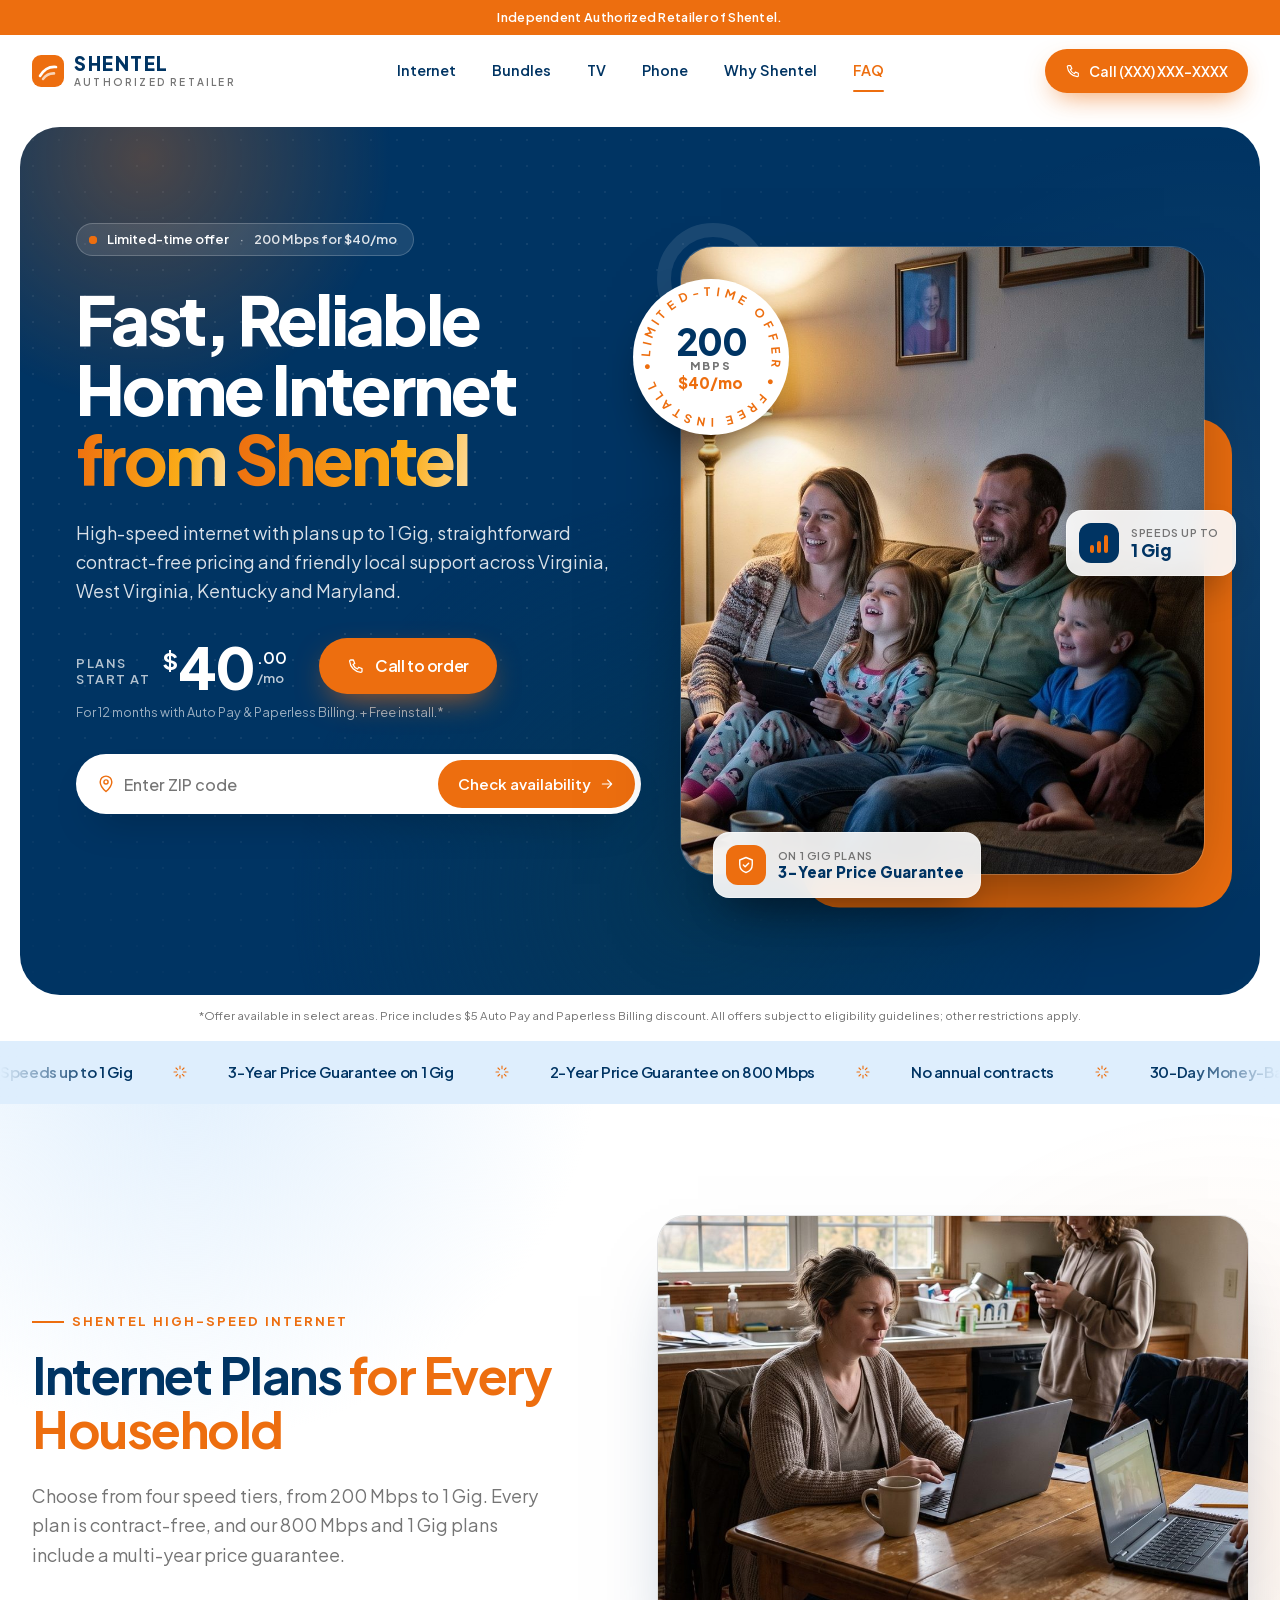
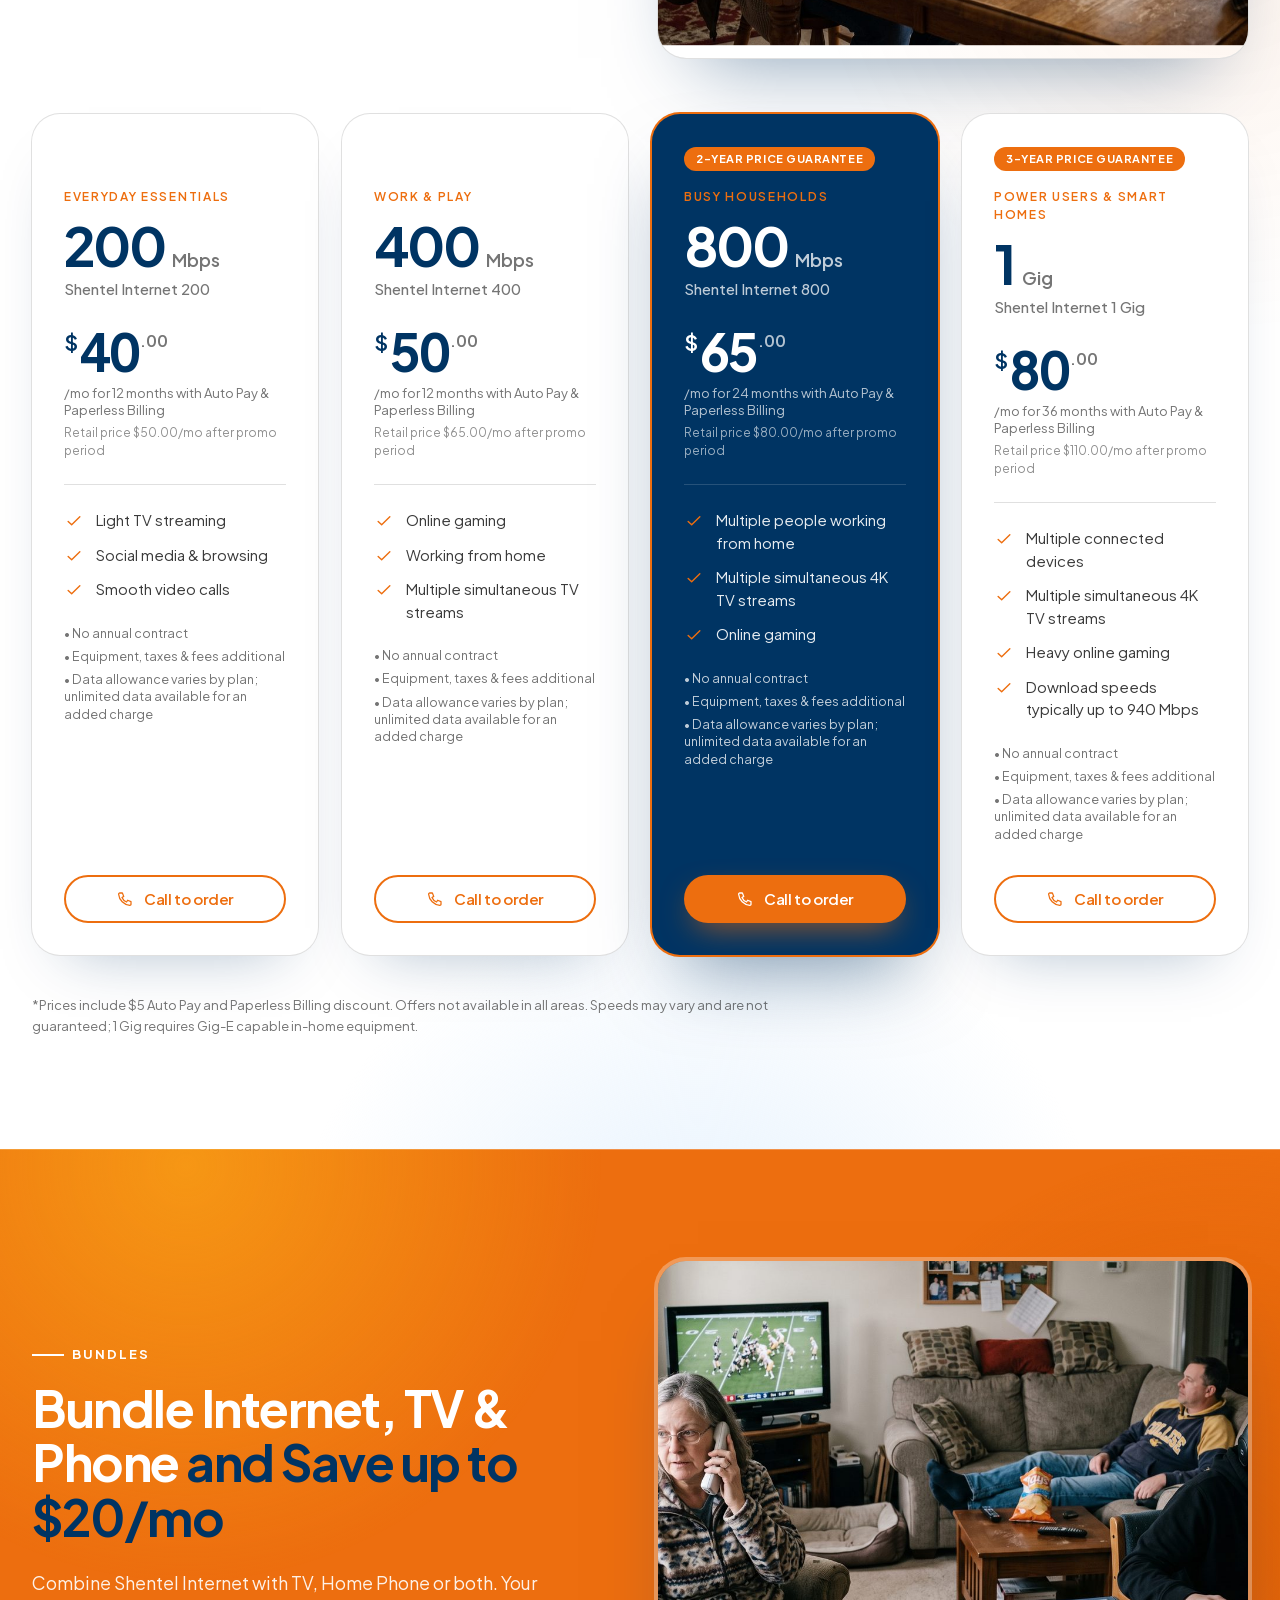
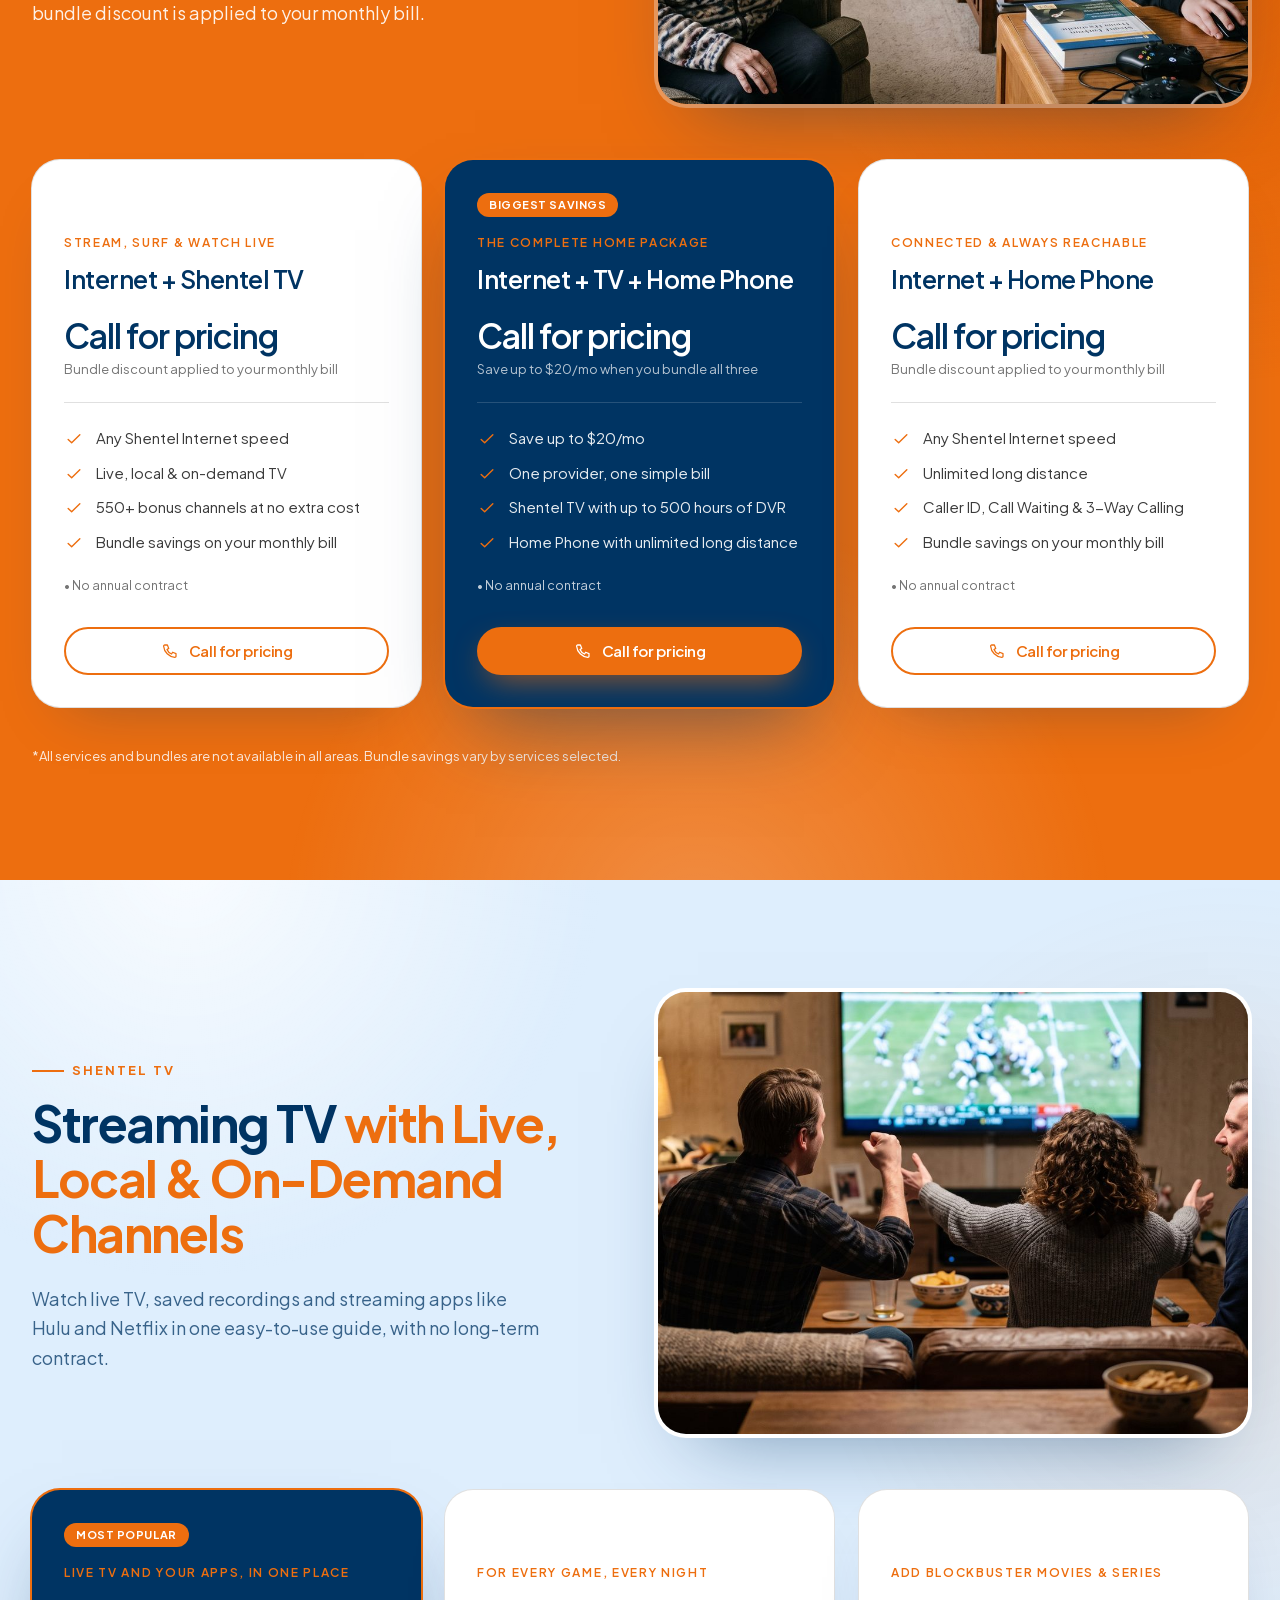
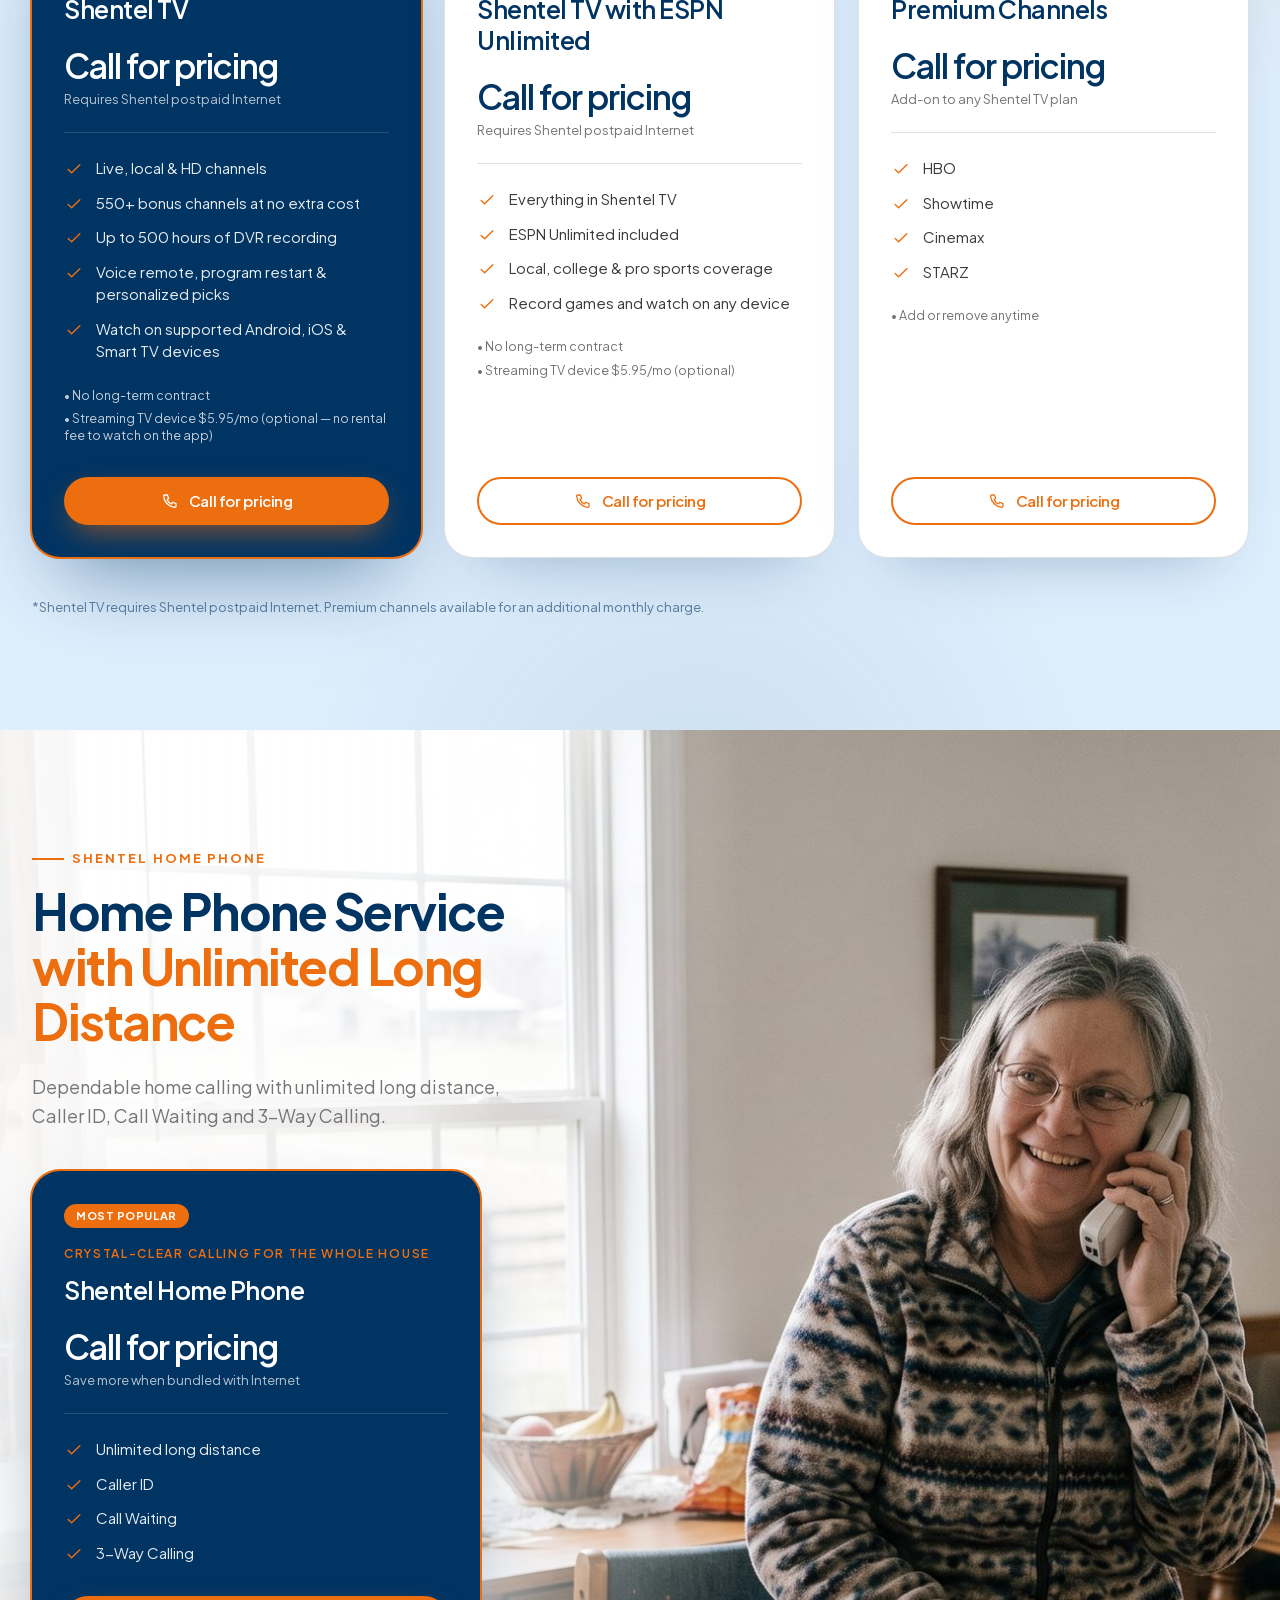
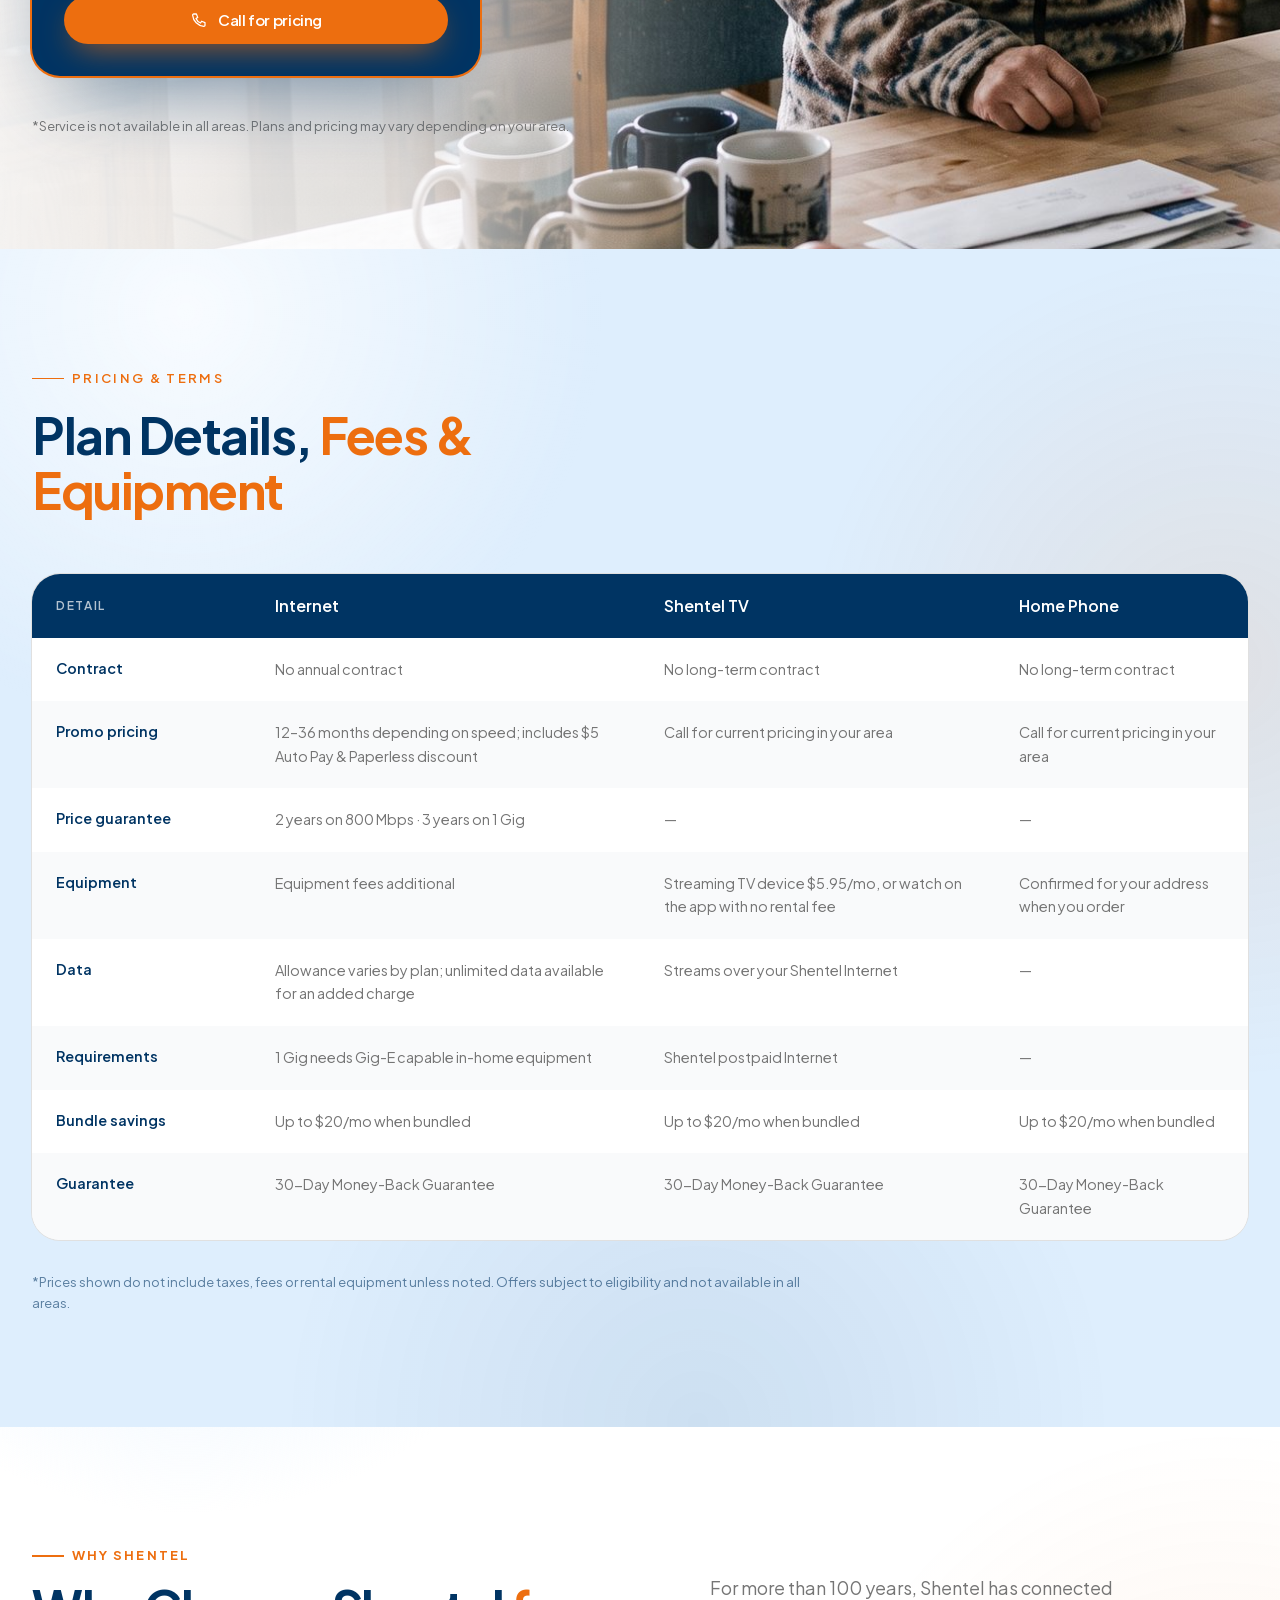
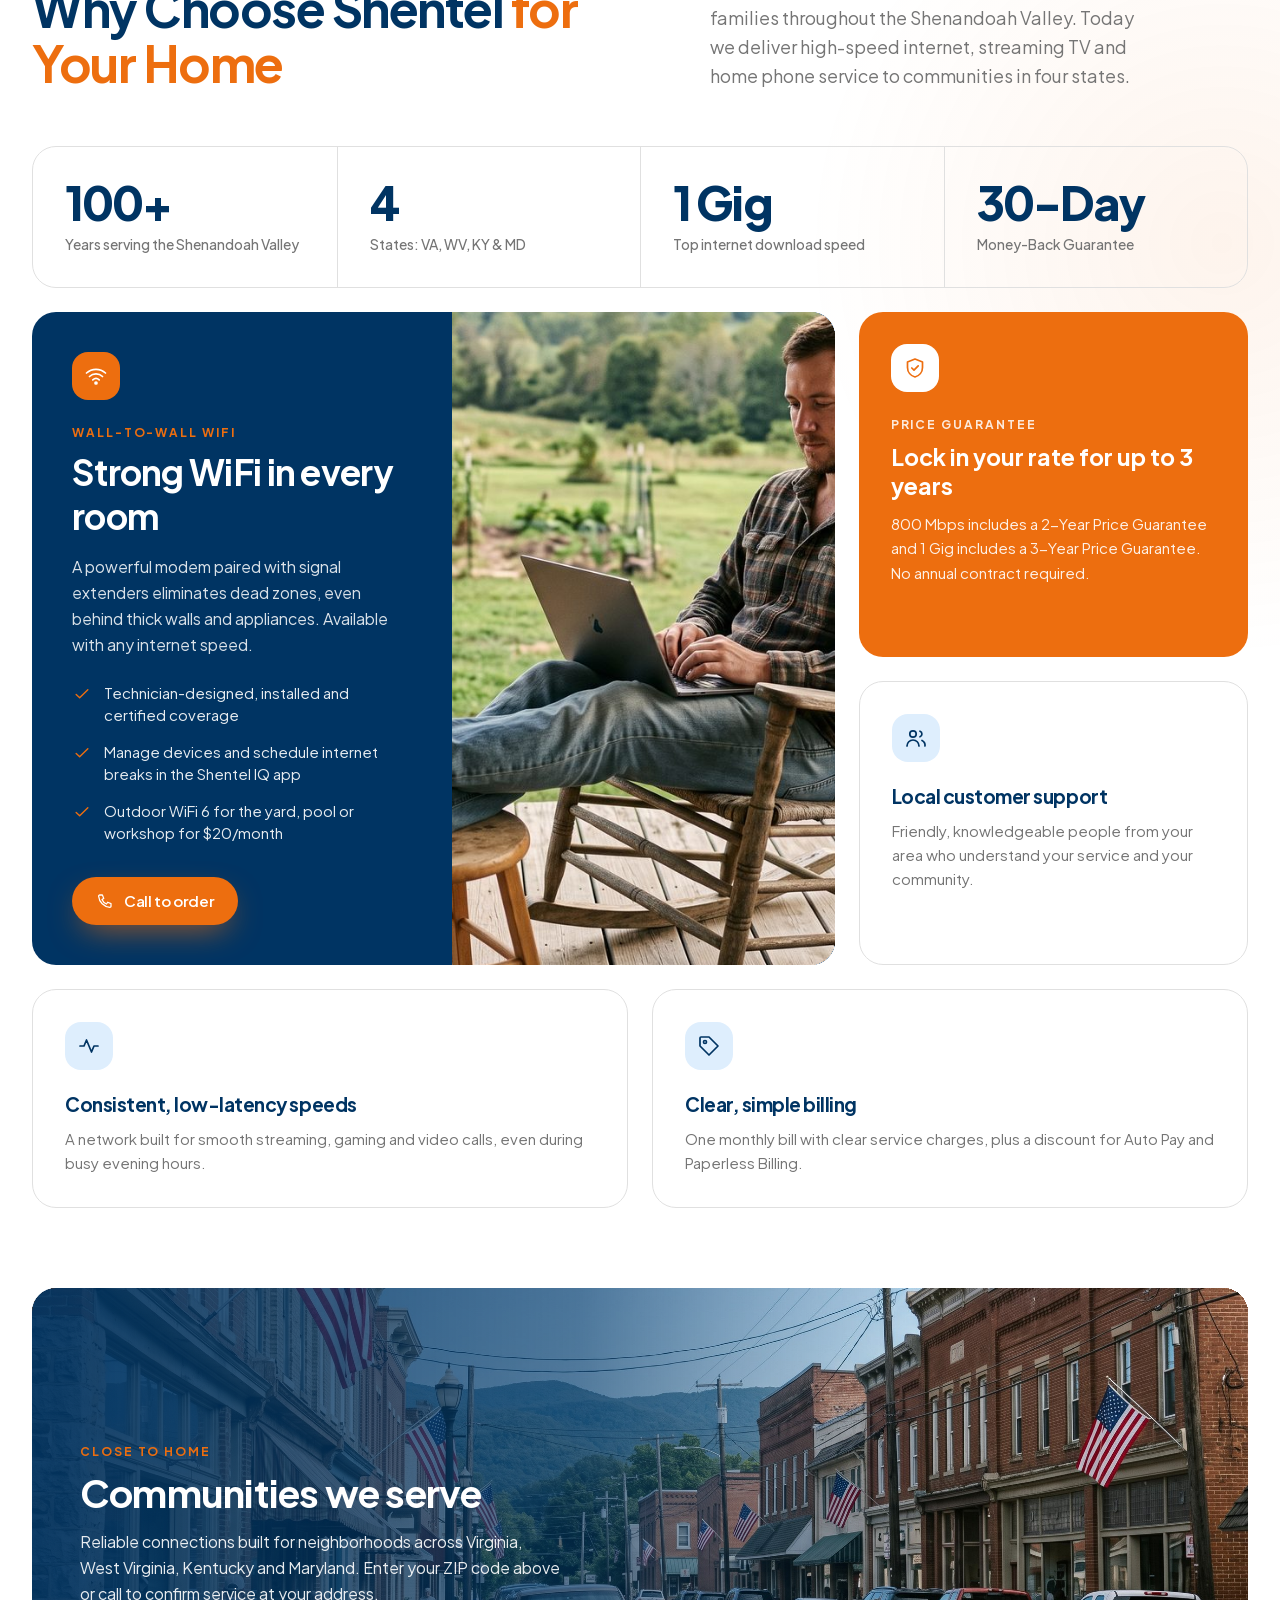
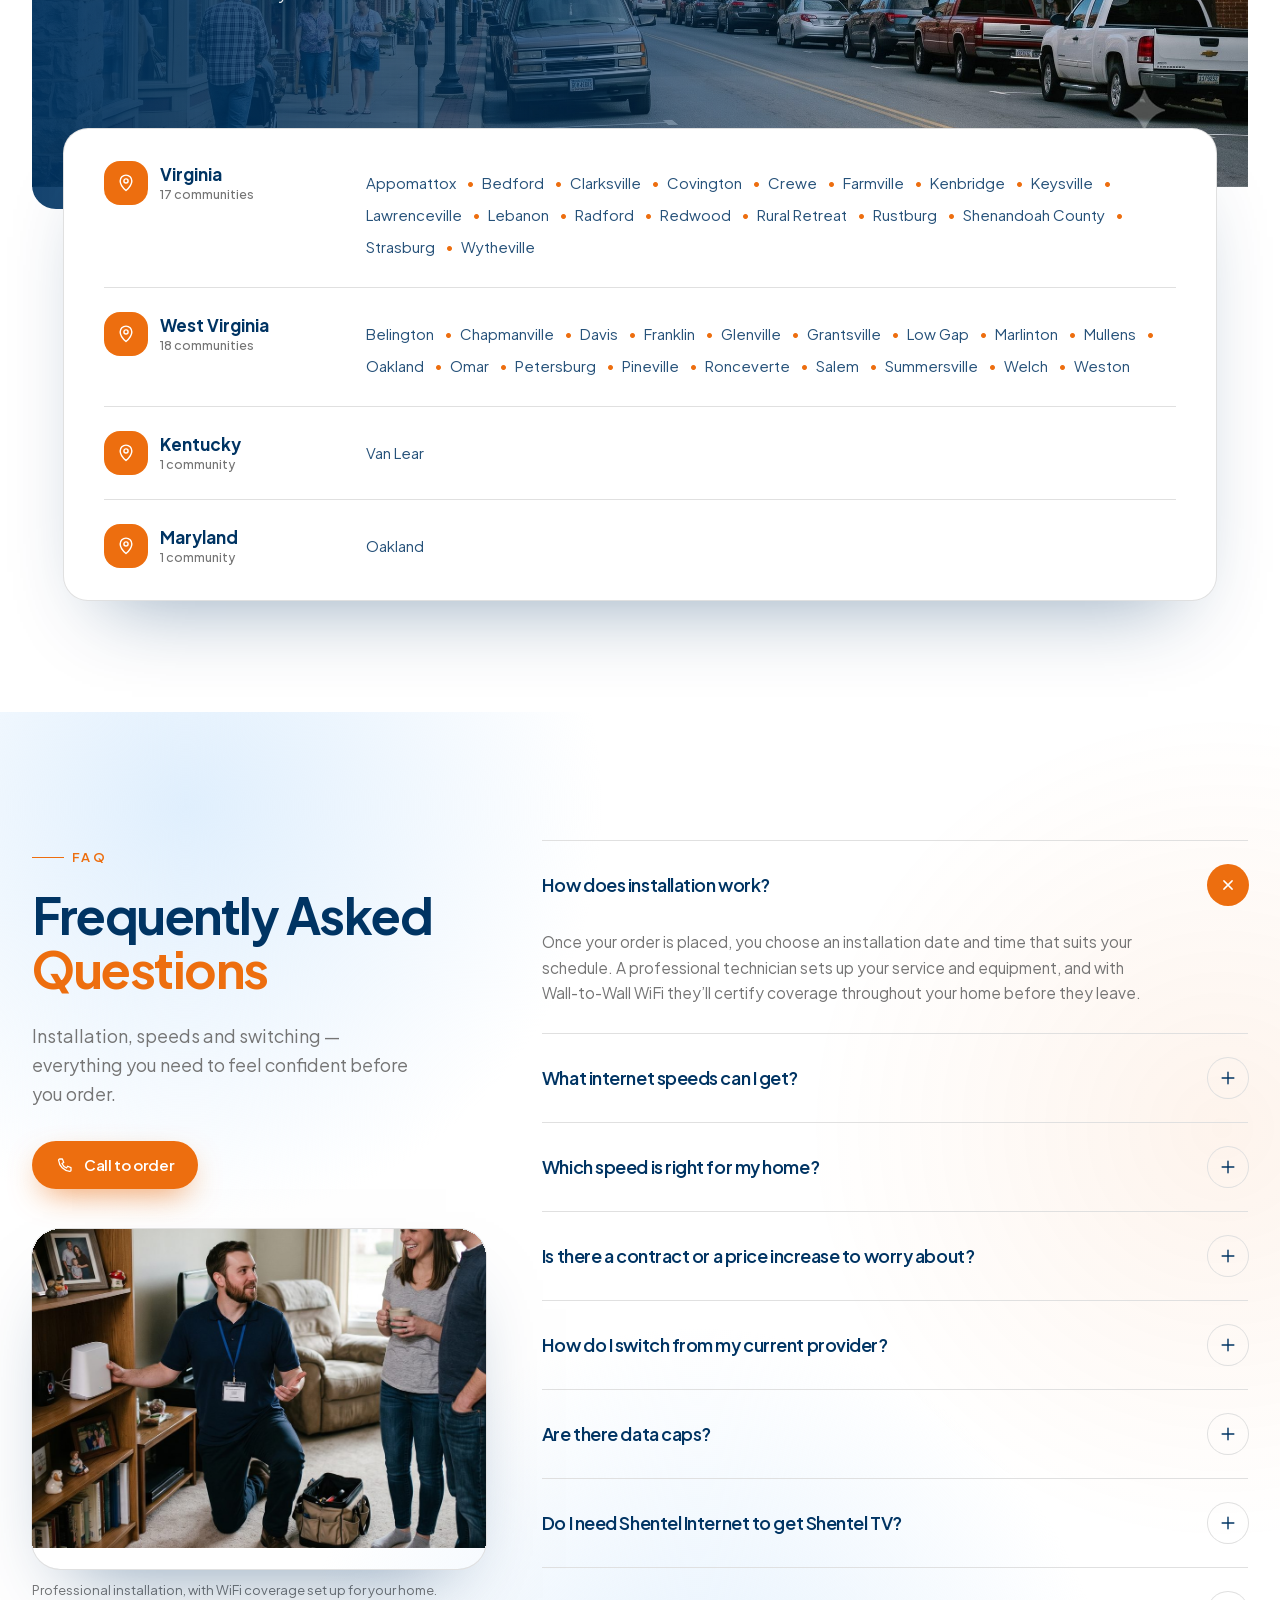
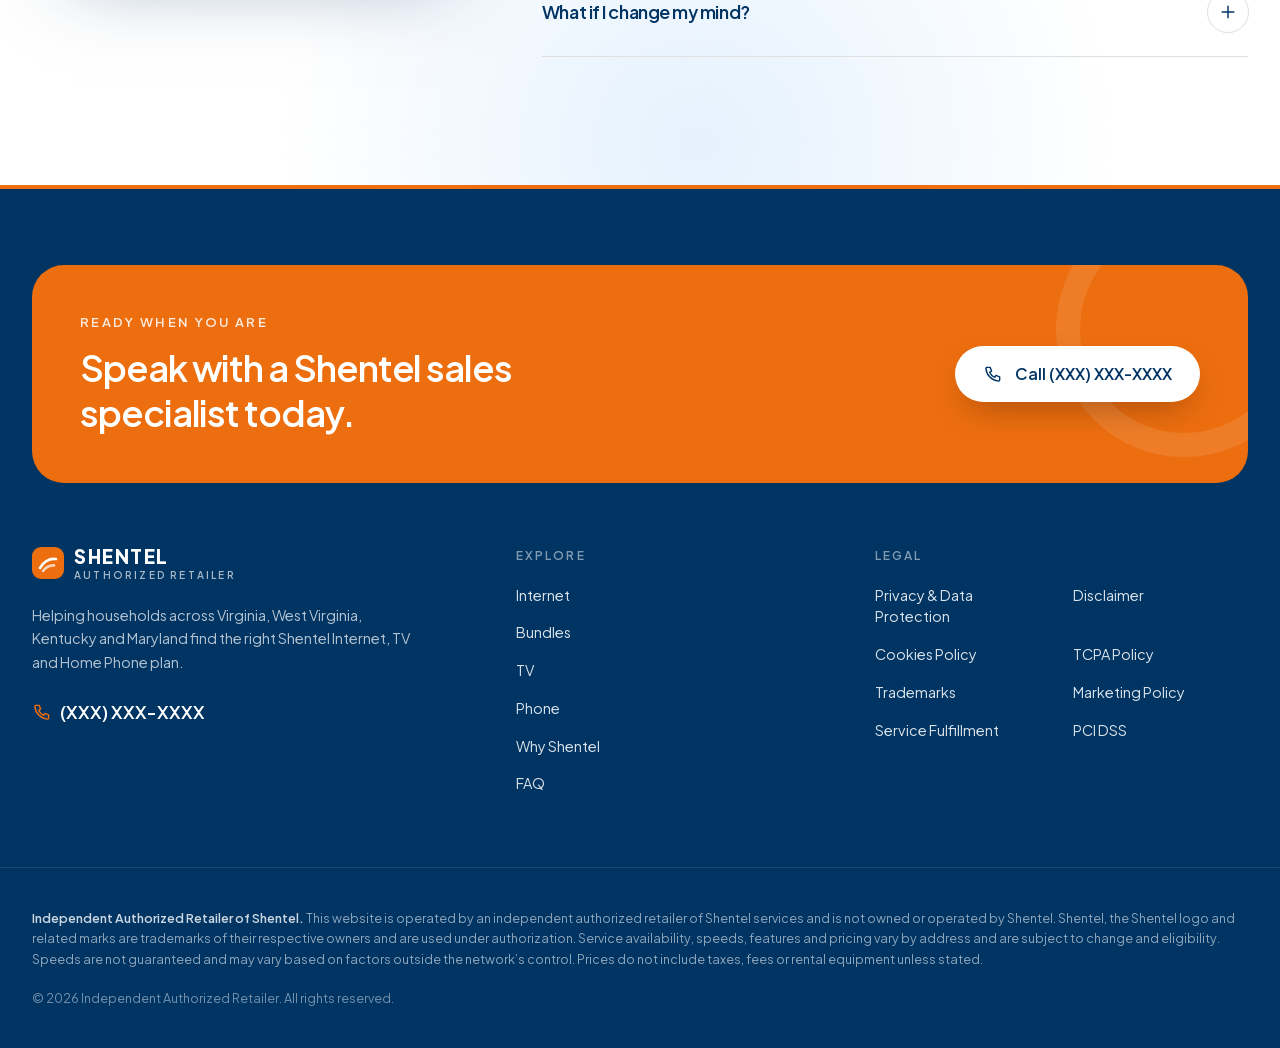
<file: index.html>
<!DOCTYPE html><html lang="en" class="plus_jakarta_sans_76f6c662-module__cgTQqG__variable antialiased"><head><meta charSet="utf-8"/><meta name="viewport" content="width=device-width, initial-scale=1"/><link rel="preload" as="image" href="images/hero-bg.jpg"/><link rel="stylesheet" href="assets/css/styles.css"/><meta name="theme-color" content="#040b18"/><title>Shentel Internet, TV &amp; Home Phone | Independent Authorized Retailer</title><meta name="description" content="Compare Shentel High-Speed Internet up to 1 Gig, Shentel TV, Home Phone and bundles across Virginia, West Virginia, Kentucky and Maryland. Contract-free plans with multi-year price guarantees."/><link rel="icon" href="favicon.ico" sizes="256x256" type="image/x-icon"/></head><body class="min-h-full"><a href="#main" class="sr-only focus:not-sr-only focus:fixed focus:left-4 focus:top-4 focus:z-[100] focus:rounded-full focus:bg-white focus:px-4 focus:py-2 focus:text-navy">Skip to content</a><div class="relative z-[60] bg-orange text-white"><p class="mx-auto max-w-7xl px-4 py-2 text-center text-[12.5px] font-semibold tracking-wide sm:px-6 lg:px-8">Independent Authorized Retailer of Shentel.</p></div><div><header class="sticky top-0 z-50"><div class="transition-all duration-500 bg-white"><div class="mx-auto flex h-[72px] max-w-7xl items-center justify-between gap-3 px-4 sm:gap-6 sm:px-6 lg:px-8"><a href="#top" class="min-w-0 shrink py-1.5" aria-label="Shentel — back to top"><span class="flex items-center gap-2.5"><svg viewBox="0 0 32 32" class="h-7 w-7 shrink-0 min-[380px]:h-8 min-[380px]:w-8" aria-hidden="true"><rect width="32" height="32" rx="9" fill="#ED6E0F"></rect><path d="M8 21c4.5-7.5 11-9.5 16-9" fill="none" stroke="#fff" stroke-width="2.6" stroke-linecap="round"></path><path d="M11 24c3.2-4.4 7.4-5.7 11-5.6" fill="none" stroke="#fff" stroke-width="2.6" stroke-linecap="round" opacity=".7"></path></svg><span class="flex flex-col leading-none"><span class="text-[17px] font-extrabold tracking-[0.08em] min-[380px]:text-[19px] text-navy">SHENTEL</span><span class="mt-1 whitespace-nowrap text-[10px] font-semibold uppercase tracking-[0.18em] min-[380px]:tracking-[0.22em] text-slate">Authorized Retailer</span></span></span></a><nav aria-label="Primary" class="hidden items-center gap-1 lg:flex"><a href="#internet" class="relative rounded-full px-4 py-2 text-[14.5px] font-semibold transition-colors text-navy hover:text-orange">Internet</a><a href="#bundles" class="relative rounded-full px-4 py-2 text-[14.5px] font-semibold transition-colors text-navy hover:text-orange">Bundles</a><a href="#tv" class="relative rounded-full px-4 py-2 text-[14.5px] font-semibold transition-colors text-navy hover:text-orange">TV</a><a href="#phone" class="relative rounded-full px-4 py-2 text-[14.5px] font-semibold transition-colors text-navy hover:text-orange">Phone</a><a href="#why" class="relative rounded-full px-4 py-2 text-[14.5px] font-semibold transition-colors text-navy hover:text-orange">Why Shentel</a><a href="#faq" class="relative rounded-full px-4 py-2 text-[14.5px] font-semibold transition-colors text-navy hover:text-orange">FAQ</a></nav><div class="flex shrink-0 items-center gap-2"><a href="tel:+10000000000" data-magnetic="true" aria-label="Call (XXX) XXX-XXXX" class="magnetic inline-flex h-11 w-11 items-center justify-center gap-2 rounded-full bg-orange text-[14px] font-semibold text-white shadow-[0_10px_28px_-10px_rgba(237,110,15,0.8)] transition-colors hover:bg-orange-600 min-[380px]:w-auto min-[380px]:px-4 sm:px-5"><svg fill="none" stroke="currentColor" stroke-width="1.7" stroke-linecap="round" stroke-linejoin="round" viewBox="0 0 24 24" aria-hidden="true" class="h-4 w-4"><path d="M5 4h3.5l1.8 4.5-2.3 1.4a11 11 0 0 0 6.1 6.1l1.4-2.3L20 15.5V19a1.5 1.5 0 0 1-1.6 1.5A16.5 16.5 0 0 1 3.5 5.6 1.5 1.5 0 0 1 5 4Z"></path></svg><span class="hidden sm:inline">Call <!-- -->(XXX) XXX-XXXX</span><span class="hidden min-[380px]:inline sm:hidden">Call</span></a><button type="button" aria-expanded="false" aria-controls="mobile-nav" aria-label="Open menu" class="grid h-11 w-11 place-items-center rounded-full text-navy ring-1 ring-line lg:hidden"><span class="relative block h-3 w-5"><span class="absolute left-0 h-0.5 w-5 bg-current transition-all top-0"></span><span class="absolute left-0 h-0.5 w-5 bg-current transition-all top-3"></span></span></button></div></div><nav id="mobile-nav" aria-label="Mobile" class="grid overflow-hidden transition-[grid-template-rows] duration-500 lg:hidden grid-rows-[0fr]"><div class="min-h-0"><ul class="mx-4 mb-4 grid gap-1 border-t border-line pt-3"><li><a href="#internet" class="block rounded-xl px-3 py-3 text-base font-semibold text-navy hover:bg-ice">Internet</a></li><li><a href="#bundles" class="block rounded-xl px-3 py-3 text-base font-semibold text-navy hover:bg-ice">Bundles</a></li><li><a href="#tv" class="block rounded-xl px-3 py-3 text-base font-semibold text-navy hover:bg-ice">TV</a></li><li><a href="#phone" class="block rounded-xl px-3 py-3 text-base font-semibold text-navy hover:bg-ice">Phone</a></li><li><a href="#why" class="block rounded-xl px-3 py-3 text-base font-semibold text-navy hover:bg-ice">Why Shentel</a></li><li><a href="#faq" class="block rounded-xl px-3 py-3 text-base font-semibold text-navy hover:bg-ice">FAQ</a></li></ul></div></nav></div></header><main id="main"><section id="top" aria-labelledby="hero-title" class="bg-white px-3 pb-4 pt-3 sm:px-5 sm:pt-5"><div class="relative isolate mx-auto max-w-[1440px] overflow-hidden rounded-[28px] bg-navy text-white sm:rounded-[40px]"><div aria-hidden="true" class="aurora"><span style="background:radial-gradient(closest-side, rgba(237,110,15,0.32), transparent);width:max(40%, 420px);top:-25%;left:-10%"></span><span style="background:radial-gradient(closest-side, rgba(222,238,253,0.07), transparent)"></span><span style="background:radial-gradient(closest-side, rgba(4,54,88,0.95), transparent)"></span></div><div aria-hidden="true" class="pointer-events-none absolute inset-0 opacity-[0.18] [background-image:radial-gradient(rgba(255,255,255,0.7)_1px,transparent_1px)] [background-size:26px_26px] [mask-image:radial-gradient(70%_70%_at_30%_40%,#000,transparent)]"></div><div class="relative mx-auto grid max-w-7xl grid-cols-[minmax(0,1fr)] items-center gap-14 px-6 py-14 sm:px-10 md:py-20 lg:grid-cols-[minmax(0,1.08fr)_minmax(0,1fr)] lg:gap-10 lg:px-14 lg:py-24"><div><div data-observe="true"><p class="reveal inline-flex items-center gap-2.5 rounded-full border border-white/20 bg-white/10 py-1.5 pl-3 pr-4 text-[13px] font-semibold"><span class="live-dot h-2 w-2 rounded-full bg-orange"></span>Limited-time offer<span class="hidden text-white/50 sm:inline">·</span><span class="hidden text-white/85 sm:inline">200<!-- --> <!-- -->Mbps<!-- --> for $<!-- -->40<!-- -->/mo</span></p></div><h1 id="hero-title" data-observe="true" class="mt-7 text-[2.15rem] font-extrabold leading-[1.04] tracking-[-0.04em] min-[380px]:text-[2.6rem] sm:text-[3.6rem] lg:text-[4.2rem]" aria-label="Fast, Reliable Home Internet from Shentel"><span aria-hidden="true"><span class="reveal-word"><span style="--i:0">Fast,</span> </span><span class="reveal-word"><span style="--i:1">Reliable</span> </span><span class="reveal-word"><span style="--i:2">Home</span> </span><span class="reveal-word"><span style="--i:3">Internet</span> </span></span><span aria-hidden="true"><span class="reveal-word"><span class="shimmer-text" style="--i:4">from</span> </span><span class="reveal-word"><span class="shimmer-text" style="--i:5">Shentel</span> </span></span></h1><div data-observe="true"><p class="reveal mt-6 max-w-xl text-[17px] leading-relaxed text-white/85 sm:text-lg" style="--i:4">High-speed internet with plans up to 1 Gig, straightforward contract-free pricing and friendly local support across Virginia, West Virginia, Kentucky and Maryland.</p><div class="reveal mt-8 flex flex-wrap items-center gap-x-8 gap-y-5" style="--i:5"><div class="flex items-end gap-3"><p class="pb-2 text-[13px] font-semibold uppercase leading-tight tracking-[0.12em] text-white/70">Plans<br/>start at</p><p class="flex items-start leading-none" aria-label="$40 per month"><span aria-hidden="true" class="mt-1.5 text-2xl font-bold">$</span><span aria-hidden="true" class="text-[3.6rem] font-extrabold tracking-[-0.05em]">40</span><span aria-hidden="true" class="ml-1 mt-2 flex flex-col text-[13px] font-semibold leading-tight text-white/75"><span class="text-base text-white">.00</span>/mo</span></p></div><a href="tel:+10000000000" data-magnetic="true" class="magnetic group inline-flex items-center justify-center gap-2.5 rounded-full font-semibold tracking-tight transition-colors h-14 px-7 text-base bg-orange text-white shadow-[0_12px_32px_-10px_rgba(237,110,15,0.75)] hover:bg-orange-600 "><svg fill="none" stroke="currentColor" stroke-width="1.7" stroke-linecap="round" stroke-linejoin="round" viewBox="0 0 24 24" aria-hidden="true" class="h-[18px] w-[18px] transition-transform duration-500 group-hover:-rotate-12"><path d="M5 4h3.5l1.8 4.5-2.3 1.4a11 11 0 0 0 6.1 6.1l1.4-2.3L20 15.5V19a1.5 1.5 0 0 1-1.6 1.5A16.5 16.5 0 0 1 3.5 5.6 1.5 1.5 0 0 1 5 4Z"></path></svg><span>Call to order</span></a></div><p class="reveal mt-2 text-[12.5px] text-white/60" style="--i:6">For 12 months<!-- --> with Auto Pay &amp; Paperless Billing. + <!-- -->Free install<!-- -->.*</p></div><div data-observe="true" class="mt-8"><div class="reveal" style="--i:7"><div class="w-full max-w-xl"><form noValidate="" class="flex items-center gap-2 rounded-full bg-white p-1.5 pl-5 shadow-[0_20px_40px_-20px_rgba(0,0,0,0.35)]"><label for="_R_4ejdbrb_" class="sr-only">ZIP code</label><svg fill="none" stroke="currentColor" stroke-width="1.7" stroke-linecap="round" stroke-linejoin="round" viewBox="0 0 24 24" aria-hidden="true" class="h-5 w-5 shrink-0 text-orange"><path d="M12 21s7-6.1 7-11.5A7 7 0 0 0 5 9.5C5 14.9 12 21 12 21Z"></path><circle cx="12" cy="9.5" r="2.5"></circle></svg><input id="_R_4ejdbrb_" inputMode="numeric" autoComplete="postal-code" maxLength="5" placeholder="Enter ZIP code" aria-invalid="false" aria-describedby="_R_4ejdbrb_-msg" class="h-12 min-w-0 flex-1 bg-transparent text-[16px] font-medium text-ink placeholder:text-slate focus:outline-none" value=""/><button type="submit" data-magnetic="true" class="magnetic inline-flex h-12 shrink-0 items-center gap-2 rounded-full bg-orange px-5 text-[15px] font-semibold text-white transition-colors hover:bg-orange-600"><span class="hidden sm:inline">Check availability</span><span class="sm:hidden">Check</span><svg fill="none" stroke="currentColor" stroke-width="1.7" stroke-linecap="round" stroke-linejoin="round" viewBox="0 0 24 24" aria-hidden="true" class="h-4 w-4"><path d="M5 12h14M13 6l6 6-6 6"></path></svg></button></form><div id="_R_4ejdbrb_-msg" aria-live="polite" class="min-h-6 pl-5 pt-3 text-[14px]"></div></div></div></div><ul data-observe="true" class="mt-3 flex flex-wrap gap-x-6 gap-y-2"><li class="reveal flex items-center gap-2 text-[13.5px] font-medium text-white/90" style="--i:8"><svg fill="none" stroke="currentColor" stroke-width="1.7" stroke-linecap="round" stroke-linejoin="round" viewBox="0 0 24 24" aria-hidden="true" class="h-4 w-4 text-orange"><path d="m5 12.5 4.2 4L19 7"></path></svg>Gigabit speeds</li><li class="reveal flex items-center gap-2 text-[13.5px] font-medium text-white/90" style="--i:9"><svg fill="none" stroke="currentColor" stroke-width="1.7" stroke-linecap="round" stroke-linejoin="round" viewBox="0 0 24 24" aria-hidden="true" class="h-4 w-4 text-orange"><path d="m5 12.5 4.2 4L19 7"></path></svg>Dependable reliability</li><li class="reveal flex items-center gap-2 text-[13.5px] font-medium text-white/90" style="--i:10"><svg fill="none" stroke="currentColor" stroke-width="1.7" stroke-linecap="round" stroke-linejoin="round" viewBox="0 0 24 24" aria-hidden="true" class="h-4 w-4 text-orange"><path d="m5 12.5 4.2 4L19 7"></path></svg>Superior local service</li><li class="reveal flex items-center gap-2 text-[13.5px] font-medium text-white/90" style="--i:11"><svg fill="none" stroke="currentColor" stroke-width="1.7" stroke-linecap="round" stroke-linejoin="round" viewBox="0 0 24 24" aria-hidden="true" class="h-4 w-4 text-orange"><path d="m5 12.5 4.2 4L19 7"></path></svg>Simple pricing</li></ul></div><div data-observe="true" class="relative mx-auto w-full max-w-[540px] lg:mr-0"><div class="reveal relative" style="--i:3"><div aria-hidden="true" data-parallax="0.05" class="absolute -bottom-5 -right-5 h-[78%] w-[82%] rounded-[36px] bg-orange sm:-bottom-7 sm:-right-7"></div><div aria-hidden="true" class="absolute -left-6 -top-6 h-28 w-28 rounded-full border-[14px] border-white/10"></div><div class="relative overflow-hidden aspect-[5/6] rounded-[32px] ring-1 ring-white/20 shadow-[0_50px_100px_-40px_rgba(0,0,0,0.6)]"><div data-parallax="0.04" class="absolute -inset-y-[8%] inset-x-0"><img alt="A family laughing together on the living-room sofa while streaming in the evening" decoding="async" data-nimg="fill" class="object-cover" style="position:absolute;height:100%;width:100%;left:0;top:0;right:0;bottom:0;object-position:97% 50%;color:transparent" src="images/hero-bg.jpg"/></div></div><div class="absolute -left-4 top-8 grid h-[132px] w-[132px] place-items-center rounded-full bg-white text-navy shadow-[0_24px_50px_-18px_rgba(0,0,0,0.55)] sm:-left-12 sm:h-[156px] sm:w-[156px]"><svg viewBox="0 0 120 120" aria-hidden="true" class="spin-slow absolute inset-0 h-full w-full"><defs><path id="hero-badge-ring" d="M60,60 m-47,0 a47,47 0 1,1 94,0 a47,47 0 1,1 -94,0"></path></defs><text class="fill-orange text-[9px] font-bold uppercase" letter-spacing="2"><textPath href="#hero-badge-ring" textLength="292">Limited-time offer • <!-- -->Free install<!-- --> •</textPath></text></svg><div class="relative text-center leading-none"><p class="text-[2rem] font-extrabold tracking-[-0.04em] sm:text-[2.3rem]">200</p><p class="text-[11px] font-extrabold uppercase tracking-[0.16em] text-slate">Mbps</p><p class="mt-1 text-[15px] font-extrabold text-orange">$<!-- -->40<!-- -->/mo</p></div></div><div class="float-y absolute -right-2 top-[42%] flex items-center gap-3 rounded-2xl border border-white/40 bg-white/90 p-3 pr-4 text-navy shadow-[0_20px_40px_-16px_rgba(0,0,0,0.45)] backdrop-blur-md sm:-right-8"><span class="flex h-10 w-10 items-end justify-center gap-[3px] rounded-xl bg-navy pb-2.5"><span class="signal-bar w-[4px] rounded-full bg-orange" style="height:8.1px;animation-delay:0s"></span><span class="signal-bar w-[4px] rounded-full bg-orange" style="height:12.6px;animation-delay:0.18s"></span><span class="signal-bar w-[4px] rounded-full bg-orange" style="height:18px;animation-delay:0.36s"></span></span><span class="leading-tight"><span class="block text-[11px] font-semibold uppercase tracking-wider text-slate">Speeds up to</span><span class="block text-[17px] font-extrabold">1 Gig</span></span></div><div class="float-y-slow absolute -bottom-6 left-4 flex items-center gap-3 rounded-2xl border border-white/40 bg-white/90 p-3 pr-4 text-navy shadow-[0_20px_40px_-16px_rgba(0,0,0,0.45)] backdrop-blur-md sm:left-8"><span class="grid h-10 w-10 place-items-center rounded-xl bg-orange text-white"><svg fill="none" stroke="currentColor" stroke-width="1.7" stroke-linecap="round" stroke-linejoin="round" viewBox="0 0 24 24" aria-hidden="true" class="h-5 w-5"><path d="M12 3 4.5 6v5.5c0 4.6 3.2 8.3 7.5 9.5 4.3-1.2 7.5-4.9 7.5-9.5V6L12 3Z"></path><path d="m8.8 12 2.2 2.2 4.2-4.4"></path></svg></span><span class="leading-tight"><span class="block text-[11px] font-semibold uppercase tracking-wider text-slate">On 1 Gig plans</span><span class="block text-[15px] font-extrabold">3-Year Price Guarantee</span></span></div></div></div></div></div><p class="mx-auto mt-3 max-w-7xl px-3 text-center text-[11.5px] leading-relaxed text-slate">*<!-- -->Offer available in select areas. Price includes $5 Auto Pay and Paperless Billing discount. All offers subject to eligibility guidelines; other restrictions apply.</p></section><div class="relative overflow-hidden bg-ice py-5 text-navy" aria-label="Shentel highlights"><div class="pointer-events-none absolute inset-y-0 left-0 z-10 w-24 bg-gradient-to-r from-ice to-transparent"></div><div class="pointer-events-none absolute inset-y-0 right-0 z-10 w-24 bg-gradient-to-l from-ice to-transparent"></div><ul class="flex w-max animate-marquee items-center gap-10 hover:[animation-play-state:paused]"><li aria-hidden="false" class="flex items-center gap-10 whitespace-nowrap text-[15px] font-semibold tracking-tight"><span>Speeds up to 1 Gig</span><svg fill="none" stroke="currentColor" stroke-width="1.7" stroke-linecap="round" stroke-linejoin="round" viewBox="0 0 24 24" aria-hidden="true" class="h-4 w-4 text-orange"><path d="M12 3v4M12 17v4M3 12h4M17 12h4M6 6l2.5 2.5M15.5 15.5 18 18M6 18l2.5-2.5M15.5 8.5 18 6"></path></svg></li><li aria-hidden="false" class="flex items-center gap-10 whitespace-nowrap text-[15px] font-semibold tracking-tight"><span>3-Year Price Guarantee on 1 Gig</span><svg fill="none" stroke="currentColor" stroke-width="1.7" stroke-linecap="round" stroke-linejoin="round" viewBox="0 0 24 24" aria-hidden="true" class="h-4 w-4 text-orange"><path d="M12 3v4M12 17v4M3 12h4M17 12h4M6 6l2.5 2.5M15.5 15.5 18 18M6 18l2.5-2.5M15.5 8.5 18 6"></path></svg></li><li aria-hidden="false" class="flex items-center gap-10 whitespace-nowrap text-[15px] font-semibold tracking-tight"><span>2-Year Price Guarantee on 800 Mbps</span><svg fill="none" stroke="currentColor" stroke-width="1.7" stroke-linecap="round" stroke-linejoin="round" viewBox="0 0 24 24" aria-hidden="true" class="h-4 w-4 text-orange"><path d="M12 3v4M12 17v4M3 12h4M17 12h4M6 6l2.5 2.5M15.5 15.5 18 18M6 18l2.5-2.5M15.5 8.5 18 6"></path></svg></li><li aria-hidden="false" class="flex items-center gap-10 whitespace-nowrap text-[15px] font-semibold tracking-tight"><span>No annual contracts</span><svg fill="none" stroke="currentColor" stroke-width="1.7" stroke-linecap="round" stroke-linejoin="round" viewBox="0 0 24 24" aria-hidden="true" class="h-4 w-4 text-orange"><path d="M12 3v4M12 17v4M3 12h4M17 12h4M6 6l2.5 2.5M15.5 15.5 18 18M6 18l2.5-2.5M15.5 8.5 18 6"></path></svg></li><li aria-hidden="false" class="flex items-center gap-10 whitespace-nowrap text-[15px] font-semibold tracking-tight"><span>30-Day Money-Back Guarantee</span><svg fill="none" stroke="currentColor" stroke-width="1.7" stroke-linecap="round" stroke-linejoin="round" viewBox="0 0 24 24" aria-hidden="true" class="h-4 w-4 text-orange"><path d="M12 3v4M12 17v4M3 12h4M17 12h4M6 6l2.5 2.5M15.5 15.5 18 18M6 18l2.5-2.5M15.5 8.5 18 6"></path></svg></li><li aria-hidden="false" class="flex items-center gap-10 whitespace-nowrap text-[15px] font-semibold tracking-tight"><span>100+ years connecting the Shenandoah Valley</span><svg fill="none" stroke="currentColor" stroke-width="1.7" stroke-linecap="round" stroke-linejoin="round" viewBox="0 0 24 24" aria-hidden="true" class="h-4 w-4 text-orange"><path d="M12 3v4M12 17v4M3 12h4M17 12h4M6 6l2.5 2.5M15.5 15.5 18 18M6 18l2.5-2.5M15.5 8.5 18 6"></path></svg></li><li aria-hidden="false" class="flex items-center gap-10 whitespace-nowrap text-[15px] font-semibold tracking-tight"><span>Save up to $20/mo with a bundle</span><svg fill="none" stroke="currentColor" stroke-width="1.7" stroke-linecap="round" stroke-linejoin="round" viewBox="0 0 24 24" aria-hidden="true" class="h-4 w-4 text-orange"><path d="M12 3v4M12 17v4M3 12h4M17 12h4M6 6l2.5 2.5M15.5 15.5 18 18M6 18l2.5-2.5M15.5 8.5 18 6"></path></svg></li><li aria-hidden="false" class="flex items-center gap-10 whitespace-nowrap text-[15px] font-semibold tracking-tight"><span>550+ bonus channels on Shentel TV</span><svg fill="none" stroke="currentColor" stroke-width="1.7" stroke-linecap="round" stroke-linejoin="round" viewBox="0 0 24 24" aria-hidden="true" class="h-4 w-4 text-orange"><path d="M12 3v4M12 17v4M3 12h4M17 12h4M6 6l2.5 2.5M15.5 15.5 18 18M6 18l2.5-2.5M15.5 8.5 18 6"></path></svg></li><li aria-hidden="false" class="flex items-center gap-10 whitespace-nowrap text-[15px] font-semibold tracking-tight"><span>Wall-to-Wall WiFi coverage</span><svg fill="none" stroke="currentColor" stroke-width="1.7" stroke-linecap="round" stroke-linejoin="round" viewBox="0 0 24 24" aria-hidden="true" class="h-4 w-4 text-orange"><path d="M12 3v4M12 17v4M3 12h4M17 12h4M6 6l2.5 2.5M15.5 15.5 18 18M6 18l2.5-2.5M15.5 8.5 18 6"></path></svg></li><li aria-hidden="false" class="flex items-center gap-10 whitespace-nowrap text-[15px] font-semibold tracking-tight"><span>Virginia · West Virginia · Kentucky · Maryland</span><svg fill="none" stroke="currentColor" stroke-width="1.7" stroke-linecap="round" stroke-linejoin="round" viewBox="0 0 24 24" aria-hidden="true" class="h-4 w-4 text-orange"><path d="M12 3v4M12 17v4M3 12h4M17 12h4M6 6l2.5 2.5M15.5 15.5 18 18M6 18l2.5-2.5M15.5 8.5 18 6"></path></svg></li><li aria-hidden="true" class="flex items-center gap-10 whitespace-nowrap text-[15px] font-semibold tracking-tight"><span>Speeds up to 1 Gig</span><svg fill="none" stroke="currentColor" stroke-width="1.7" stroke-linecap="round" stroke-linejoin="round" viewBox="0 0 24 24" aria-hidden="true" class="h-4 w-4 text-orange"><path d="M12 3v4M12 17v4M3 12h4M17 12h4M6 6l2.5 2.5M15.5 15.5 18 18M6 18l2.5-2.5M15.5 8.5 18 6"></path></svg></li><li aria-hidden="true" class="flex items-center gap-10 whitespace-nowrap text-[15px] font-semibold tracking-tight"><span>3-Year Price Guarantee on 1 Gig</span><svg fill="none" stroke="currentColor" stroke-width="1.7" stroke-linecap="round" stroke-linejoin="round" viewBox="0 0 24 24" aria-hidden="true" class="h-4 w-4 text-orange"><path d="M12 3v4M12 17v4M3 12h4M17 12h4M6 6l2.5 2.5M15.5 15.5 18 18M6 18l2.5-2.5M15.5 8.5 18 6"></path></svg></li><li aria-hidden="true" class="flex items-center gap-10 whitespace-nowrap text-[15px] font-semibold tracking-tight"><span>2-Year Price Guarantee on 800 Mbps</span><svg fill="none" stroke="currentColor" stroke-width="1.7" stroke-linecap="round" stroke-linejoin="round" viewBox="0 0 24 24" aria-hidden="true" class="h-4 w-4 text-orange"><path d="M12 3v4M12 17v4M3 12h4M17 12h4M6 6l2.5 2.5M15.5 15.5 18 18M6 18l2.5-2.5M15.5 8.5 18 6"></path></svg></li><li aria-hidden="true" class="flex items-center gap-10 whitespace-nowrap text-[15px] font-semibold tracking-tight"><span>No annual contracts</span><svg fill="none" stroke="currentColor" stroke-width="1.7" stroke-linecap="round" stroke-linejoin="round" viewBox="0 0 24 24" aria-hidden="true" class="h-4 w-4 text-orange"><path d="M12 3v4M12 17v4M3 12h4M17 12h4M6 6l2.5 2.5M15.5 15.5 18 18M6 18l2.5-2.5M15.5 8.5 18 6"></path></svg></li><li aria-hidden="true" class="flex items-center gap-10 whitespace-nowrap text-[15px] font-semibold tracking-tight"><span>30-Day Money-Back Guarantee</span><svg fill="none" stroke="currentColor" stroke-width="1.7" stroke-linecap="round" stroke-linejoin="round" viewBox="0 0 24 24" aria-hidden="true" class="h-4 w-4 text-orange"><path d="M12 3v4M12 17v4M3 12h4M17 12h4M6 6l2.5 2.5M15.5 15.5 18 18M6 18l2.5-2.5M15.5 8.5 18 6"></path></svg></li><li aria-hidden="true" class="flex items-center gap-10 whitespace-nowrap text-[15px] font-semibold tracking-tight"><span>100+ years connecting the Shenandoah Valley</span><svg fill="none" stroke="currentColor" stroke-width="1.7" stroke-linecap="round" stroke-linejoin="round" viewBox="0 0 24 24" aria-hidden="true" class="h-4 w-4 text-orange"><path d="M12 3v4M12 17v4M3 12h4M17 12h4M6 6l2.5 2.5M15.5 15.5 18 18M6 18l2.5-2.5M15.5 8.5 18 6"></path></svg></li><li aria-hidden="true" class="flex items-center gap-10 whitespace-nowrap text-[15px] font-semibold tracking-tight"><span>Save up to $20/mo with a bundle</span><svg fill="none" stroke="currentColor" stroke-width="1.7" stroke-linecap="round" stroke-linejoin="round" viewBox="0 0 24 24" aria-hidden="true" class="h-4 w-4 text-orange"><path d="M12 3v4M12 17v4M3 12h4M17 12h4M6 6l2.5 2.5M15.5 15.5 18 18M6 18l2.5-2.5M15.5 8.5 18 6"></path></svg></li><li aria-hidden="true" class="flex items-center gap-10 whitespace-nowrap text-[15px] font-semibold tracking-tight"><span>550+ bonus channels on Shentel TV</span><svg fill="none" stroke="currentColor" stroke-width="1.7" stroke-linecap="round" stroke-linejoin="round" viewBox="0 0 24 24" aria-hidden="true" class="h-4 w-4 text-orange"><path d="M12 3v4M12 17v4M3 12h4M17 12h4M6 6l2.5 2.5M15.5 15.5 18 18M6 18l2.5-2.5M15.5 8.5 18 6"></path></svg></li><li aria-hidden="true" class="flex items-center gap-10 whitespace-nowrap text-[15px] font-semibold tracking-tight"><span>Wall-to-Wall WiFi coverage</span><svg fill="none" stroke="currentColor" stroke-width="1.7" stroke-linecap="round" stroke-linejoin="round" viewBox="0 0 24 24" aria-hidden="true" class="h-4 w-4 text-orange"><path d="M12 3v4M12 17v4M3 12h4M17 12h4M6 6l2.5 2.5M15.5 15.5 18 18M6 18l2.5-2.5M15.5 8.5 18 6"></path></svg></li><li aria-hidden="true" class="flex items-center gap-10 whitespace-nowrap text-[15px] font-semibold tracking-tight"><span>Virginia · West Virginia · Kentucky · Maryland</span><svg fill="none" stroke="currentColor" stroke-width="1.7" stroke-linecap="round" stroke-linejoin="round" viewBox="0 0 24 24" aria-hidden="true" class="h-4 w-4 text-orange"><path d="M12 3v4M12 17v4M3 12h4M17 12h4M6 6l2.5 2.5M15.5 15.5 18 18M6 18l2.5-2.5M15.5 8.5 18 6"></path></svg></li></ul></div><div class="bg-white"><section id="internet" aria-labelledby="internet-title" class="bg-white"><div data-observe="true" class="wipe relative isolate overflow-hidden bg-white"><div aria-hidden="true" class="aurora"><span style="background:radial-gradient(closest-side, rgba(222,238,253,0.95), transparent)"></span><span style="background:radial-gradient(closest-side, rgba(237,110,15,0.08), transparent)"></span><span style="background:radial-gradient(closest-side, rgba(222,238,253,0.8), transparent)"></span></div><div class="relative mx-auto max-w-7xl px-4 py-20 sm:px-6 md:py-28 lg:px-8"><div class="grid items-center gap-10 lg:grid-cols-[1fr_1.05fr] lg:gap-16"><div><p class="mb-4 inline-flex items-center gap-2 text-[13px] font-bold uppercase tracking-[0.16em] text-orange"><span class="h-0.5 w-8 bg-current"></span>Shentel High-Speed Internet</p><h2 id="internet-title" data-observe="true" class="text-[2.1rem] font-bold leading-[1.1] tracking-[-0.03em] sm:text-[2.75rem] lg:text-[3.1rem] text-navy" aria-label="Internet Plans for Every Household"><span aria-hidden="true"><span class="reveal-word"><span style="--i:0">Internet</span> </span><span class="reveal-word"><span style="--i:1">Plans</span> </span></span><span aria-hidden="true"><span class="reveal-word"><span class="text-orange" style="--i:2">for</span> </span><span class="reveal-word"><span class="text-orange" style="--i:3">Every</span> </span><span class="reveal-word"><span class="text-orange" style="--i:4">Household</span> </span></span></h2><div data-observe="true"><p class="reveal mt-6 max-w-lg text-lg leading-relaxed text-slate">Choose from four speed tiers, from 200 Mbps to 1 Gig. Every plan is contract-free, and our 800 Mbps and 1 Gig plans include a multi-year price guarantee.</p></div></div><div data-observe="true"><div class="relative overflow-hidden reveal aspect-[4/3] rounded-[28px] shadow-[0_40px_80px_-40px_rgba(0,52,99,0.5)] ring-1 ring-line"><div data-parallax="0.06" class="absolute -inset-y-[8%] inset-x-0"><img alt="A mother on a video call while her kids do homework and browse at the kitchen table" loading="lazy" decoding="async" data-nimg="fill" class="object-cover" style="position:absolute;height:100%;width:100%;left:0;top:0;right:0;bottom:0;object-position:55% 50%;color:transparent" src="images/internet.jpg"/></div></div></div></div><p class="mt-12 flex items-center gap-2 text-[13px] font-semibold md:hidden text-slate" aria-hidden="true">Swipe to compare <!-- -->4<!-- --> plans<svg viewBox="0 0 24 24" class="h-4 w-4" fill="none" stroke="currentColor" stroke-width="2" stroke-linecap="round" stroke-linejoin="round"><path d="M5 12h14M13 6l6 6-6 6"></path></svg></p><div data-observe="true" class="-mx-4 mt-4 flex snap-x snap-mandatory gap-4 overflow-x-auto scroll-px-4 px-4 pb-6 pt-2 [scrollbar-width:none] [&amp;::-webkit-scrollbar]:hidden md:mx-0 md:mt-14 md:grid md:snap-none md:gap-6 md:overflow-visible md:px-0 md:pb-0 md:pt-0 md:grid-cols-2 xl:grid-cols-4"><div class="reveal h-full w-[84%] max-w-[360px] shrink-0 snap-start md:w-auto md:max-w-none" style="--i:0"><article data-tilt="true" class="tilt relative flex h-full flex-col overflow-hidden rounded-[28px] p-7 sm:p-8 bg-white text-navy ring-1 ring-line shadow-[0_30px_60px_-36px_rgba(0,52,99,0.35)]"><div aria-hidden="true" class="tilt-glare pointer-events-none absolute inset-0"></div><div class="relative flex min-h-[26px] items-center" style="transform:translateZ(30px)"></div><p class="relative mt-4 text-[12px] font-semibold uppercase tracking-[0.14em] text-orange" style="transform:translateZ(30px)">Everyday essentials</p><div class="relative mt-3" style="transform:translateZ(40px)"><p class="flex items-baseline gap-2"><span class="text-[3.4rem] font-bold leading-none tracking-[-0.05em]">200</span><span class="text-lg font-semibold text-slate">Mbps</span></p><h3 class="mt-1 text-[15px] font-medium text-slate">Shentel Internet 200</h3></div><div class="relative mt-6"><p class="flex items-start leading-none text-navy" aria-label="$40.00 per month"><span aria-hidden="true" class="mt-[0.45rem] mr-0.5 text-[1.35rem] font-semibold">$</span><span aria-hidden="true" class="text-[2.75rem] font-bold tracking-[-0.045em] tabular-nums sm:text-[3.25rem]">40</span><span aria-hidden="true" class="mt-[0.5rem] ml-0.5 text-[1.05rem] font-semibold tabular-nums text-slate">.<!-- -->00</span></p><p class="mt-2 text-[13px] leading-snug text-slate">/mo for 12 months with Auto Pay &amp; Paperless Billing</p></div><p class="relative mt-1 text-[12px] text-slate opacity-80">Retail price $50.00/mo after promo period</p><ul class="relative mt-6 space-y-3 border-t pt-6 text-[15px] border-line"><li class="flex gap-3 text-ink/80"><svg fill="none" stroke="currentColor" stroke-width="1.7" stroke-linecap="round" stroke-linejoin="round" viewBox="0 0 24 24" aria-hidden="true" class="mt-0.5 h-5 w-5 shrink-0 text-orange"><path d="m5 12.5 4.2 4L19 7"></path></svg><span>Light TV streaming</span></li><li class="flex gap-3 text-ink/80"><svg fill="none" stroke="currentColor" stroke-width="1.7" stroke-linecap="round" stroke-linejoin="round" viewBox="0 0 24 24" aria-hidden="true" class="mt-0.5 h-5 w-5 shrink-0 text-orange"><path d="m5 12.5 4.2 4L19 7"></path></svg><span>Social media &amp; browsing</span></li><li class="flex gap-3 text-ink/80"><svg fill="none" stroke="currentColor" stroke-width="1.7" stroke-linecap="round" stroke-linejoin="round" viewBox="0 0 24 24" aria-hidden="true" class="mt-0.5 h-5 w-5 shrink-0 text-orange"><path d="m5 12.5 4.2 4L19 7"></path></svg><span>Smooth video calls</span></li></ul><dl class="relative mt-6 space-y-1.5 text-[12.5px] leading-snug text-slate"><div class="flex gap-1.5"><dt class="sr-only">Contract</dt><dd>• <!-- -->No annual contract</dd></div><div class="flex gap-1.5"><dt class="sr-only">Equipment</dt><dd>• <!-- -->Equipment, taxes &amp; fees additional</dd></div><div class="flex gap-1.5"><dt class="sr-only">Data</dt><dd>• <!-- -->Data allowance varies by plan; unlimited data available for an added charge</dd></div></dl><div class="relative mt-auto pt-8" style="transform:translateZ(50px)"><a href="tel:+10000000000" data-magnetic="true" class="magnetic group inline-flex items-center justify-center gap-2.5 rounded-full font-semibold tracking-tight transition-colors h-12 px-6 text-[15px] border-2 border-orange bg-white text-orange hover:bg-orange hover:text-white w-full"><svg fill="none" stroke="currentColor" stroke-width="1.7" stroke-linecap="round" stroke-linejoin="round" viewBox="0 0 24 24" aria-hidden="true" class="h-[18px] w-[18px] transition-transform duration-500 group-hover:-rotate-12"><path d="M5 4h3.5l1.8 4.5-2.3 1.4a11 11 0 0 0 6.1 6.1l1.4-2.3L20 15.5V19a1.5 1.5 0 0 1-1.6 1.5A16.5 16.5 0 0 1 3.5 5.6 1.5 1.5 0 0 1 5 4Z"></path></svg><span>Call to order</span></a></div></article></div><div class="reveal h-full w-[84%] max-w-[360px] shrink-0 snap-start md:w-auto md:max-w-none" style="--i:1"><article data-tilt="true" class="tilt relative flex h-full flex-col overflow-hidden rounded-[28px] p-7 sm:p-8 bg-white text-navy ring-1 ring-line shadow-[0_30px_60px_-36px_rgba(0,52,99,0.35)]"><div aria-hidden="true" class="tilt-glare pointer-events-none absolute inset-0"></div><div class="relative flex min-h-[26px] items-center" style="transform:translateZ(30px)"></div><p class="relative mt-4 text-[12px] font-semibold uppercase tracking-[0.14em] text-orange" style="transform:translateZ(30px)">Work &amp; play</p><div class="relative mt-3" style="transform:translateZ(40px)"><p class="flex items-baseline gap-2"><span class="text-[3.4rem] font-bold leading-none tracking-[-0.05em]">400</span><span class="text-lg font-semibold text-slate">Mbps</span></p><h3 class="mt-1 text-[15px] font-medium text-slate">Shentel Internet 400</h3></div><div class="relative mt-6"><p class="flex items-start leading-none text-navy" aria-label="$50.00 per month"><span aria-hidden="true" class="mt-[0.45rem] mr-0.5 text-[1.35rem] font-semibold">$</span><span aria-hidden="true" class="text-[2.75rem] font-bold tracking-[-0.045em] tabular-nums sm:text-[3.25rem]">50</span><span aria-hidden="true" class="mt-[0.5rem] ml-0.5 text-[1.05rem] font-semibold tabular-nums text-slate">.<!-- -->00</span></p><p class="mt-2 text-[13px] leading-snug text-slate">/mo for 12 months with Auto Pay &amp; Paperless Billing</p></div><p class="relative mt-1 text-[12px] text-slate opacity-80">Retail price $65.00/mo after promo period</p><ul class="relative mt-6 space-y-3 border-t pt-6 text-[15px] border-line"><li class="flex gap-3 text-ink/80"><svg fill="none" stroke="currentColor" stroke-width="1.7" stroke-linecap="round" stroke-linejoin="round" viewBox="0 0 24 24" aria-hidden="true" class="mt-0.5 h-5 w-5 shrink-0 text-orange"><path d="m5 12.5 4.2 4L19 7"></path></svg><span>Online gaming</span></li><li class="flex gap-3 text-ink/80"><svg fill="none" stroke="currentColor" stroke-width="1.7" stroke-linecap="round" stroke-linejoin="round" viewBox="0 0 24 24" aria-hidden="true" class="mt-0.5 h-5 w-5 shrink-0 text-orange"><path d="m5 12.5 4.2 4L19 7"></path></svg><span>Working from home</span></li><li class="flex gap-3 text-ink/80"><svg fill="none" stroke="currentColor" stroke-width="1.7" stroke-linecap="round" stroke-linejoin="round" viewBox="0 0 24 24" aria-hidden="true" class="mt-0.5 h-5 w-5 shrink-0 text-orange"><path d="m5 12.5 4.2 4L19 7"></path></svg><span>Multiple simultaneous TV streams</span></li></ul><dl class="relative mt-6 space-y-1.5 text-[12.5px] leading-snug text-slate"><div class="flex gap-1.5"><dt class="sr-only">Contract</dt><dd>• <!-- -->No annual contract</dd></div><div class="flex gap-1.5"><dt class="sr-only">Equipment</dt><dd>• <!-- -->Equipment, taxes &amp; fees additional</dd></div><div class="flex gap-1.5"><dt class="sr-only">Data</dt><dd>• <!-- -->Data allowance varies by plan; unlimited data available for an added charge</dd></div></dl><div class="relative mt-auto pt-8" style="transform:translateZ(50px)"><a href="tel:+10000000000" data-magnetic="true" class="magnetic group inline-flex items-center justify-center gap-2.5 rounded-full font-semibold tracking-tight transition-colors h-12 px-6 text-[15px] border-2 border-orange bg-white text-orange hover:bg-orange hover:text-white w-full"><svg fill="none" stroke="currentColor" stroke-width="1.7" stroke-linecap="round" stroke-linejoin="round" viewBox="0 0 24 24" aria-hidden="true" class="h-[18px] w-[18px] transition-transform duration-500 group-hover:-rotate-12"><path d="M5 4h3.5l1.8 4.5-2.3 1.4a11 11 0 0 0 6.1 6.1l1.4-2.3L20 15.5V19a1.5 1.5 0 0 1-1.6 1.5A16.5 16.5 0 0 1 3.5 5.6 1.5 1.5 0 0 1 5 4Z"></path></svg><span>Call to order</span></a></div></article></div><div class="reveal h-full w-[84%] max-w-[360px] shrink-0 snap-start md:w-auto md:max-w-none" style="--i:2"><article data-tilt="true" class="tilt relative flex h-full flex-col overflow-hidden rounded-[28px] p-7 sm:p-8 bg-navy text-white ring-2 ring-orange shadow-[0_40px_80px_-30px_rgba(0,52,99,0.55)]"><div aria-hidden="true" class="tilt-glare pointer-events-none absolute inset-0"></div><div class="relative flex min-h-[26px] items-center" style="transform:translateZ(30px)"><span class="rounded-full bg-orange px-3 py-1 text-[11px] font-bold uppercase tracking-wider text-white">2-Year Price Guarantee</span></div><p class="relative mt-4 text-[12px] font-semibold uppercase tracking-[0.14em] text-orange" style="transform:translateZ(30px)">Busy households</p><div class="relative mt-3" style="transform:translateZ(40px)"><p class="flex items-baseline gap-2"><span class="text-[3.4rem] font-bold leading-none tracking-[-0.05em]">800</span><span class="text-lg font-semibold text-white/75">Mbps</span></p><h3 class="mt-1 text-[15px] font-medium text-white/75">Shentel Internet 800</h3></div><div class="relative mt-6"><p class="flex items-start leading-none text-white" aria-label="$65.00 per month"><span aria-hidden="true" class="mt-[0.45rem] mr-0.5 text-[1.35rem] font-semibold">$</span><span aria-hidden="true" class="text-[2.75rem] font-bold tracking-[-0.045em] tabular-nums sm:text-[3.25rem]">65</span><span aria-hidden="true" class="mt-[0.5rem] ml-0.5 text-[1.05rem] font-semibold tabular-nums text-white/70">.<!-- -->00</span></p><p class="mt-2 text-[13px] leading-snug text-white/70">/mo for 24 months with Auto Pay &amp; Paperless Billing</p></div><p class="relative mt-1 text-[12px] text-white/75 opacity-80">Retail price $80.00/mo after promo period</p><ul class="relative mt-6 space-y-3 border-t pt-6 text-[15px] border-white/15"><li class="flex gap-3 text-white/90"><svg fill="none" stroke="currentColor" stroke-width="1.7" stroke-linecap="round" stroke-linejoin="round" viewBox="0 0 24 24" aria-hidden="true" class="mt-0.5 h-5 w-5 shrink-0 text-orange"><path d="m5 12.5 4.2 4L19 7"></path></svg><span>Multiple people working from home</span></li><li class="flex gap-3 text-white/90"><svg fill="none" stroke="currentColor" stroke-width="1.7" stroke-linecap="round" stroke-linejoin="round" viewBox="0 0 24 24" aria-hidden="true" class="mt-0.5 h-5 w-5 shrink-0 text-orange"><path d="m5 12.5 4.2 4L19 7"></path></svg><span>Multiple simultaneous 4K TV streams</span></li><li class="flex gap-3 text-white/90"><svg fill="none" stroke="currentColor" stroke-width="1.7" stroke-linecap="round" stroke-linejoin="round" viewBox="0 0 24 24" aria-hidden="true" class="mt-0.5 h-5 w-5 shrink-0 text-orange"><path d="m5 12.5 4.2 4L19 7"></path></svg><span>Online gaming</span></li></ul><dl class="relative mt-6 space-y-1.5 text-[12.5px] leading-snug text-white/75"><div class="flex gap-1.5"><dt class="sr-only">Contract</dt><dd>• <!-- -->No annual contract</dd></div><div class="flex gap-1.5"><dt class="sr-only">Equipment</dt><dd>• <!-- -->Equipment, taxes &amp; fees additional</dd></div><div class="flex gap-1.5"><dt class="sr-only">Data</dt><dd>• <!-- -->Data allowance varies by plan; unlimited data available for an added charge</dd></div></dl><div class="relative mt-auto pt-8" style="transform:translateZ(50px)"><a href="tel:+10000000000" data-magnetic="true" class="magnetic group inline-flex items-center justify-center gap-2.5 rounded-full font-semibold tracking-tight transition-colors h-12 px-6 text-[15px] bg-orange text-white shadow-[0_12px_32px_-10px_rgba(237,110,15,0.75)] hover:bg-orange-600 w-full"><svg fill="none" stroke="currentColor" stroke-width="1.7" stroke-linecap="round" stroke-linejoin="round" viewBox="0 0 24 24" aria-hidden="true" class="h-[18px] w-[18px] transition-transform duration-500 group-hover:-rotate-12"><path d="M5 4h3.5l1.8 4.5-2.3 1.4a11 11 0 0 0 6.1 6.1l1.4-2.3L20 15.5V19a1.5 1.5 0 0 1-1.6 1.5A16.5 16.5 0 0 1 3.5 5.6 1.5 1.5 0 0 1 5 4Z"></path></svg><span>Call to order</span></a></div></article></div><div class="reveal h-full w-[84%] max-w-[360px] shrink-0 snap-start md:w-auto md:max-w-none" style="--i:3"><article data-tilt="true" class="tilt relative flex h-full flex-col overflow-hidden rounded-[28px] p-7 sm:p-8 bg-white text-navy ring-1 ring-line shadow-[0_30px_60px_-36px_rgba(0,52,99,0.35)]"><div aria-hidden="true" class="tilt-glare pointer-events-none absolute inset-0"></div><div class="relative flex min-h-[26px] items-center" style="transform:translateZ(30px)"><span class="rounded-full bg-orange px-3 py-1 text-[11px] font-bold uppercase tracking-wider text-white">3-Year Price Guarantee</span></div><p class="relative mt-4 text-[12px] font-semibold uppercase tracking-[0.14em] text-orange" style="transform:translateZ(30px)">Power users &amp; smart homes</p><div class="relative mt-3" style="transform:translateZ(40px)"><p class="flex items-baseline gap-2"><span class="text-[3.4rem] font-bold leading-none tracking-[-0.05em]">1</span><span class="text-lg font-semibold text-slate">Gig</span></p><h3 class="mt-1 text-[15px] font-medium text-slate">Shentel Internet 1 Gig</h3></div><div class="relative mt-6"><p class="flex items-start leading-none text-navy" aria-label="$80.00 per month"><span aria-hidden="true" class="mt-[0.45rem] mr-0.5 text-[1.35rem] font-semibold">$</span><span aria-hidden="true" class="text-[2.75rem] font-bold tracking-[-0.045em] tabular-nums sm:text-[3.25rem]">80</span><span aria-hidden="true" class="mt-[0.5rem] ml-0.5 text-[1.05rem] font-semibold tabular-nums text-slate">.<!-- -->00</span></p><p class="mt-2 text-[13px] leading-snug text-slate">/mo for 36 months with Auto Pay &amp; Paperless Billing</p></div><p class="relative mt-1 text-[12px] text-slate opacity-80">Retail price $110.00/mo after promo period</p><ul class="relative mt-6 space-y-3 border-t pt-6 text-[15px] border-line"><li class="flex gap-3 text-ink/80"><svg fill="none" stroke="currentColor" stroke-width="1.7" stroke-linecap="round" stroke-linejoin="round" viewBox="0 0 24 24" aria-hidden="true" class="mt-0.5 h-5 w-5 shrink-0 text-orange"><path d="m5 12.5 4.2 4L19 7"></path></svg><span>Multiple connected devices</span></li><li class="flex gap-3 text-ink/80"><svg fill="none" stroke="currentColor" stroke-width="1.7" stroke-linecap="round" stroke-linejoin="round" viewBox="0 0 24 24" aria-hidden="true" class="mt-0.5 h-5 w-5 shrink-0 text-orange"><path d="m5 12.5 4.2 4L19 7"></path></svg><span>Multiple simultaneous 4K TV streams</span></li><li class="flex gap-3 text-ink/80"><svg fill="none" stroke="currentColor" stroke-width="1.7" stroke-linecap="round" stroke-linejoin="round" viewBox="0 0 24 24" aria-hidden="true" class="mt-0.5 h-5 w-5 shrink-0 text-orange"><path d="m5 12.5 4.2 4L19 7"></path></svg><span>Heavy online gaming</span></li><li class="flex gap-3 text-ink/80"><svg fill="none" stroke="currentColor" stroke-width="1.7" stroke-linecap="round" stroke-linejoin="round" viewBox="0 0 24 24" aria-hidden="true" class="mt-0.5 h-5 w-5 shrink-0 text-orange"><path d="m5 12.5 4.2 4L19 7"></path></svg><span>Download speeds typically up to 940 Mbps</span></li></ul><dl class="relative mt-6 space-y-1.5 text-[12.5px] leading-snug text-slate"><div class="flex gap-1.5"><dt class="sr-only">Contract</dt><dd>• <!-- -->No annual contract</dd></div><div class="flex gap-1.5"><dt class="sr-only">Equipment</dt><dd>• <!-- -->Equipment, taxes &amp; fees additional</dd></div><div class="flex gap-1.5"><dt class="sr-only">Data</dt><dd>• <!-- -->Data allowance varies by plan; unlimited data available for an added charge</dd></div></dl><div class="relative mt-auto pt-8" style="transform:translateZ(50px)"><a href="tel:+10000000000" data-magnetic="true" class="magnetic group inline-flex items-center justify-center gap-2.5 rounded-full font-semibold tracking-tight transition-colors h-12 px-6 text-[15px] border-2 border-orange bg-white text-orange hover:bg-orange hover:text-white w-full"><svg fill="none" stroke="currentColor" stroke-width="1.7" stroke-linecap="round" stroke-linejoin="round" viewBox="0 0 24 24" aria-hidden="true" class="h-[18px] w-[18px] transition-transform duration-500 group-hover:-rotate-12"><path d="M5 4h3.5l1.8 4.5-2.3 1.4a11 11 0 0 0 6.1 6.1l1.4-2.3L20 15.5V19a1.5 1.5 0 0 1-1.6 1.5A16.5 16.5 0 0 1 3.5 5.6 1.5 1.5 0 0 1 5 4Z"></path></svg><span>Call to order</span></a></div></article></div></div><p class="mt-10 max-w-3xl text-[13px] leading-relaxed text-slate">*<!-- -->Prices include $5 Auto Pay and Paperless Billing discount. Offers not available in all areas. Speeds may vary and are not guaranteed; 1 Gig requires Gig-E capable in-home equipment.</p></div></div></section><section id="bundles" aria-labelledby="bundles-title" class="bg-white"><div data-observe="true" class="wipe relative isolate overflow-hidden bg-orange"><div aria-hidden="true" class="aurora"><span style="background:radial-gradient(closest-side, rgba(251,173,24,0.65), transparent)"></span><span style="background:radial-gradient(closest-side, rgba(220,94,5,0.75), transparent)"></span><span style="background:radial-gradient(closest-side, rgba(255,255,255,0.22), transparent)"></span></div><div class="relative mx-auto max-w-7xl px-4 py-20 sm:px-6 md:py-28 lg:px-8"><div class="grid items-center gap-10 lg:grid-cols-[1fr_1.05fr] lg:gap-16"><div><p class="mb-4 inline-flex items-center gap-2 text-[13px] font-bold uppercase tracking-[0.16em] text-white"><span class="h-0.5 w-8 bg-current"></span>Bundles</p><h2 id="bundles-title" data-observe="true" class="text-[2.1rem] font-bold leading-[1.1] tracking-[-0.03em] sm:text-[2.75rem] lg:text-[3.1rem] text-white" aria-label="Bundle Internet, TV &amp; Phone and Save up to $20/mo"><span aria-hidden="true"><span class="reveal-word"><span style="--i:0">Bundle</span> </span><span class="reveal-word"><span style="--i:1">Internet,</span> </span><span class="reveal-word"><span style="--i:2">TV</span> </span><span class="reveal-word"><span style="--i:3">&amp;</span> </span><span class="reveal-word"><span style="--i:4">Phone</span> </span></span><span aria-hidden="true"><span class="reveal-word"><span class="text-navy" style="--i:5">and</span> </span><span class="reveal-word"><span class="text-navy" style="--i:6">Save</span> </span><span class="reveal-word"><span class="text-navy" style="--i:7">up</span> </span><span class="reveal-word"><span class="text-navy" style="--i:8">to</span> </span><span class="reveal-word"><span class="text-navy" style="--i:9">$20/mo</span> </span></span></h2><div data-observe="true"><p class="reveal mt-6 max-w-lg text-lg leading-relaxed text-white/90">Combine Shentel Internet with TV, Home Phone or both. Your bundle discount is applied to your monthly bill.</p></div></div><div data-observe="true"><div class="relative overflow-hidden reveal aspect-[4/3] rounded-[28px] shadow-[0_40px_80px_-40px_rgba(0,52,99,0.5)] ring-4 ring-white/30"><div data-parallax="0.06" class="absolute -inset-y-[8%] inset-x-0"><img alt="A grandmother on the home phone, a dad watching football and a teen gaming in one living room" loading="lazy" decoding="async" data-nimg="fill" class="object-cover" style="position:absolute;height:100%;width:100%;left:0;top:0;right:0;bottom:0;object-position:50% 50%;color:transparent" src="images/bundles.jpg"/></div></div></div></div><p class="mt-12 flex items-center gap-2 text-[13px] font-semibold md:hidden text-white/85" aria-hidden="true">Swipe to compare <!-- -->3<!-- --> plans<svg viewBox="0 0 24 24" class="h-4 w-4" fill="none" stroke="currentColor" stroke-width="2" stroke-linecap="round" stroke-linejoin="round"><path d="M5 12h14M13 6l6 6-6 6"></path></svg></p><div data-observe="true" class="-mx-4 mt-4 flex snap-x snap-mandatory gap-4 overflow-x-auto scroll-px-4 px-4 pb-6 pt-2 [scrollbar-width:none] [&amp;::-webkit-scrollbar]:hidden md:mx-0 md:mt-14 md:grid md:snap-none md:gap-6 md:overflow-visible md:px-0 md:pb-0 md:pt-0 md:grid-cols-2 lg:grid-cols-3 md:max-lg:[&amp;&gt;*:nth-child(3)]:col-span-2 md:max-lg:[&amp;&gt;*:nth-child(3)]:mx-auto md:max-lg:[&amp;&gt;*:nth-child(3)]:w-[calc(50%-12px)]"><div class="reveal h-full w-[84%] max-w-[360px] shrink-0 snap-start md:w-auto md:max-w-none" style="--i:0"><article data-tilt="true" class="tilt relative flex h-full flex-col overflow-hidden rounded-[28px] p-7 sm:p-8 bg-white text-navy ring-1 ring-line shadow-[0_30px_60px_-36px_rgba(0,52,99,0.35)]"><div aria-hidden="true" class="tilt-glare pointer-events-none absolute inset-0"></div><div class="relative flex min-h-[26px] items-center" style="transform:translateZ(30px)"></div><p class="relative mt-4 text-[12px] font-semibold uppercase tracking-[0.14em] text-orange" style="transform:translateZ(30px)">Stream, surf &amp; watch live</p><div class="relative mt-3" style="transform:translateZ(40px)"><h3 class="text-[1.55rem] font-semibold leading-tight tracking-[-0.02em]">Internet + Shentel TV</h3></div><div class="relative mt-6"><p class="text-[2.1rem] font-semibold leading-none tracking-[-0.03em] text-navy">Call for pricing</p><p class="mt-2 text-[13px] leading-snug text-slate">Bundle discount applied to your monthly bill</p></div><ul class="relative mt-6 space-y-3 border-t pt-6 text-[15px] border-line"><li class="flex gap-3 text-ink/80"><svg fill="none" stroke="currentColor" stroke-width="1.7" stroke-linecap="round" stroke-linejoin="round" viewBox="0 0 24 24" aria-hidden="true" class="mt-0.5 h-5 w-5 shrink-0 text-orange"><path d="m5 12.5 4.2 4L19 7"></path></svg><span>Any Shentel Internet speed</span></li><li class="flex gap-3 text-ink/80"><svg fill="none" stroke="currentColor" stroke-width="1.7" stroke-linecap="round" stroke-linejoin="round" viewBox="0 0 24 24" aria-hidden="true" class="mt-0.5 h-5 w-5 shrink-0 text-orange"><path d="m5 12.5 4.2 4L19 7"></path></svg><span>Live, local &amp; on-demand TV</span></li><li class="flex gap-3 text-ink/80"><svg fill="none" stroke="currentColor" stroke-width="1.7" stroke-linecap="round" stroke-linejoin="round" viewBox="0 0 24 24" aria-hidden="true" class="mt-0.5 h-5 w-5 shrink-0 text-orange"><path d="m5 12.5 4.2 4L19 7"></path></svg><span>550+ bonus channels at no extra cost</span></li><li class="flex gap-3 text-ink/80"><svg fill="none" stroke="currentColor" stroke-width="1.7" stroke-linecap="round" stroke-linejoin="round" viewBox="0 0 24 24" aria-hidden="true" class="mt-0.5 h-5 w-5 shrink-0 text-orange"><path d="m5 12.5 4.2 4L19 7"></path></svg><span>Bundle savings on your monthly bill</span></li></ul><dl class="relative mt-6 space-y-1.5 text-[12.5px] leading-snug text-slate"><div class="flex gap-1.5"><dt class="sr-only">Contract</dt><dd>• <!-- -->No annual contract</dd></div></dl><div class="relative mt-auto pt-8" style="transform:translateZ(50px)"><a href="tel:+10000000000" data-magnetic="true" class="magnetic group inline-flex items-center justify-center gap-2.5 rounded-full font-semibold tracking-tight transition-colors h-12 px-6 text-[15px] border-2 border-orange bg-white text-orange hover:bg-orange hover:text-white w-full"><svg fill="none" stroke="currentColor" stroke-width="1.7" stroke-linecap="round" stroke-linejoin="round" viewBox="0 0 24 24" aria-hidden="true" class="h-[18px] w-[18px] transition-transform duration-500 group-hover:-rotate-12"><path d="M5 4h3.5l1.8 4.5-2.3 1.4a11 11 0 0 0 6.1 6.1l1.4-2.3L20 15.5V19a1.5 1.5 0 0 1-1.6 1.5A16.5 16.5 0 0 1 3.5 5.6 1.5 1.5 0 0 1 5 4Z"></path></svg><span>Call for pricing</span></a></div></article></div><div class="reveal h-full w-[84%] max-w-[360px] shrink-0 snap-start md:w-auto md:max-w-none" style="--i:1"><article data-tilt="true" class="tilt relative flex h-full flex-col overflow-hidden rounded-[28px] p-7 sm:p-8 bg-navy text-white ring-2 ring-orange shadow-[0_40px_80px_-30px_rgba(0,52,99,0.55)]"><div aria-hidden="true" class="tilt-glare pointer-events-none absolute inset-0"></div><div class="relative flex min-h-[26px] items-center" style="transform:translateZ(30px)"><span class="rounded-full bg-orange px-3 py-1 text-[11px] font-bold uppercase tracking-wider text-white">Biggest savings</span></div><p class="relative mt-4 text-[12px] font-semibold uppercase tracking-[0.14em] text-orange" style="transform:translateZ(30px)">The complete home package</p><div class="relative mt-3" style="transform:translateZ(40px)"><h3 class="text-[1.55rem] font-semibold leading-tight tracking-[-0.02em]">Internet + TV + Home Phone</h3></div><div class="relative mt-6"><p class="text-[2.1rem] font-semibold leading-none tracking-[-0.03em] text-white">Call for pricing</p><p class="mt-2 text-[13px] leading-snug text-white/70">Save up to $20/mo when you bundle all three</p></div><ul class="relative mt-6 space-y-3 border-t pt-6 text-[15px] border-white/15"><li class="flex gap-3 text-white/90"><svg fill="none" stroke="currentColor" stroke-width="1.7" stroke-linecap="round" stroke-linejoin="round" viewBox="0 0 24 24" aria-hidden="true" class="mt-0.5 h-5 w-5 shrink-0 text-orange"><path d="m5 12.5 4.2 4L19 7"></path></svg><span>Save up to $20/mo</span></li><li class="flex gap-3 text-white/90"><svg fill="none" stroke="currentColor" stroke-width="1.7" stroke-linecap="round" stroke-linejoin="round" viewBox="0 0 24 24" aria-hidden="true" class="mt-0.5 h-5 w-5 shrink-0 text-orange"><path d="m5 12.5 4.2 4L19 7"></path></svg><span>One provider, one simple bill</span></li><li class="flex gap-3 text-white/90"><svg fill="none" stroke="currentColor" stroke-width="1.7" stroke-linecap="round" stroke-linejoin="round" viewBox="0 0 24 24" aria-hidden="true" class="mt-0.5 h-5 w-5 shrink-0 text-orange"><path d="m5 12.5 4.2 4L19 7"></path></svg><span>Shentel TV with up to 500 hours of DVR</span></li><li class="flex gap-3 text-white/90"><svg fill="none" stroke="currentColor" stroke-width="1.7" stroke-linecap="round" stroke-linejoin="round" viewBox="0 0 24 24" aria-hidden="true" class="mt-0.5 h-5 w-5 shrink-0 text-orange"><path d="m5 12.5 4.2 4L19 7"></path></svg><span>Home Phone with unlimited long distance</span></li></ul><dl class="relative mt-6 space-y-1.5 text-[12.5px] leading-snug text-white/75"><div class="flex gap-1.5"><dt class="sr-only">Contract</dt><dd>• <!-- -->No annual contract</dd></div></dl><div class="relative mt-auto pt-8" style="transform:translateZ(50px)"><a href="tel:+10000000000" data-magnetic="true" class="magnetic group inline-flex items-center justify-center gap-2.5 rounded-full font-semibold tracking-tight transition-colors h-12 px-6 text-[15px] bg-orange text-white shadow-[0_12px_32px_-10px_rgba(237,110,15,0.75)] hover:bg-orange-600 w-full"><svg fill="none" stroke="currentColor" stroke-width="1.7" stroke-linecap="round" stroke-linejoin="round" viewBox="0 0 24 24" aria-hidden="true" class="h-[18px] w-[18px] transition-transform duration-500 group-hover:-rotate-12"><path d="M5 4h3.5l1.8 4.5-2.3 1.4a11 11 0 0 0 6.1 6.1l1.4-2.3L20 15.5V19a1.5 1.5 0 0 1-1.6 1.5A16.5 16.5 0 0 1 3.5 5.6 1.5 1.5 0 0 1 5 4Z"></path></svg><span>Call for pricing</span></a></div></article></div><div class="reveal h-full w-[84%] max-w-[360px] shrink-0 snap-start md:w-auto md:max-w-none" style="--i:2"><article data-tilt="true" class="tilt relative flex h-full flex-col overflow-hidden rounded-[28px] p-7 sm:p-8 bg-white text-navy ring-1 ring-line shadow-[0_30px_60px_-36px_rgba(0,52,99,0.35)]"><div aria-hidden="true" class="tilt-glare pointer-events-none absolute inset-0"></div><div class="relative flex min-h-[26px] items-center" style="transform:translateZ(30px)"></div><p class="relative mt-4 text-[12px] font-semibold uppercase tracking-[0.14em] text-orange" style="transform:translateZ(30px)">Connected &amp; always reachable</p><div class="relative mt-3" style="transform:translateZ(40px)"><h3 class="text-[1.55rem] font-semibold leading-tight tracking-[-0.02em]">Internet + Home Phone</h3></div><div class="relative mt-6"><p class="text-[2.1rem] font-semibold leading-none tracking-[-0.03em] text-navy">Call for pricing</p><p class="mt-2 text-[13px] leading-snug text-slate">Bundle discount applied to your monthly bill</p></div><ul class="relative mt-6 space-y-3 border-t pt-6 text-[15px] border-line"><li class="flex gap-3 text-ink/80"><svg fill="none" stroke="currentColor" stroke-width="1.7" stroke-linecap="round" stroke-linejoin="round" viewBox="0 0 24 24" aria-hidden="true" class="mt-0.5 h-5 w-5 shrink-0 text-orange"><path d="m5 12.5 4.2 4L19 7"></path></svg><span>Any Shentel Internet speed</span></li><li class="flex gap-3 text-ink/80"><svg fill="none" stroke="currentColor" stroke-width="1.7" stroke-linecap="round" stroke-linejoin="round" viewBox="0 0 24 24" aria-hidden="true" class="mt-0.5 h-5 w-5 shrink-0 text-orange"><path d="m5 12.5 4.2 4L19 7"></path></svg><span>Unlimited long distance</span></li><li class="flex gap-3 text-ink/80"><svg fill="none" stroke="currentColor" stroke-width="1.7" stroke-linecap="round" stroke-linejoin="round" viewBox="0 0 24 24" aria-hidden="true" class="mt-0.5 h-5 w-5 shrink-0 text-orange"><path d="m5 12.5 4.2 4L19 7"></path></svg><span>Caller ID, Call Waiting &amp; 3-Way Calling</span></li><li class="flex gap-3 text-ink/80"><svg fill="none" stroke="currentColor" stroke-width="1.7" stroke-linecap="round" stroke-linejoin="round" viewBox="0 0 24 24" aria-hidden="true" class="mt-0.5 h-5 w-5 shrink-0 text-orange"><path d="m5 12.5 4.2 4L19 7"></path></svg><span>Bundle savings on your monthly bill</span></li></ul><dl class="relative mt-6 space-y-1.5 text-[12.5px] leading-snug text-slate"><div class="flex gap-1.5"><dt class="sr-only">Contract</dt><dd>• <!-- -->No annual contract</dd></div></dl><div class="relative mt-auto pt-8" style="transform:translateZ(50px)"><a href="tel:+10000000000" data-magnetic="true" class="magnetic group inline-flex items-center justify-center gap-2.5 rounded-full font-semibold tracking-tight transition-colors h-12 px-6 text-[15px] border-2 border-orange bg-white text-orange hover:bg-orange hover:text-white w-full"><svg fill="none" stroke="currentColor" stroke-width="1.7" stroke-linecap="round" stroke-linejoin="round" viewBox="0 0 24 24" aria-hidden="true" class="h-[18px] w-[18px] transition-transform duration-500 group-hover:-rotate-12"><path d="M5 4h3.5l1.8 4.5-2.3 1.4a11 11 0 0 0 6.1 6.1l1.4-2.3L20 15.5V19a1.5 1.5 0 0 1-1.6 1.5A16.5 16.5 0 0 1 3.5 5.6 1.5 1.5 0 0 1 5 4Z"></path></svg><span>Call for pricing</span></a></div></article></div></div><p class="mt-10 max-w-3xl text-[13px] leading-relaxed text-white/85">*<!-- -->All services and bundles are not available in all areas. Bundle savings vary by services selected.</p></div></div></section><section id="tv" aria-labelledby="tv-title" class="bg-white"><div data-observe="true" class="wipe relative isolate overflow-hidden bg-ice"><div aria-hidden="true" class="aurora"><span style="background:radial-gradient(closest-side, rgba(255,255,255,0.8), transparent)"></span><span style="background:radial-gradient(closest-side, rgba(237,110,15,0.1), transparent)"></span><span style="background:radial-gradient(closest-side, rgba(0,52,99,0.08), transparent)"></span></div><div class="relative mx-auto max-w-7xl px-4 py-20 sm:px-6 md:py-28 lg:px-8"><div class="grid items-center gap-10 lg:grid-cols-[1fr_1.05fr] lg:gap-16"><div><p class="mb-4 inline-flex items-center gap-2 text-[13px] font-bold uppercase tracking-[0.16em] text-orange"><span class="h-0.5 w-8 bg-current"></span>Shentel TV</p><h2 id="tv-title" data-observe="true" class="text-[2.1rem] font-bold leading-[1.1] tracking-[-0.03em] sm:text-[2.75rem] lg:text-[3.1rem] text-navy" aria-label="Streaming TV with Live, Local &amp; On-Demand Channels"><span aria-hidden="true"><span class="reveal-word"><span style="--i:0">Streaming</span> </span><span class="reveal-word"><span style="--i:1">TV</span> </span></span><span aria-hidden="true"><span class="reveal-word"><span class="text-orange" style="--i:2">with</span> </span><span class="reveal-word"><span class="text-orange" style="--i:3">Live,</span> </span><span class="reveal-word"><span class="text-orange" style="--i:4">Local</span> </span><span class="reveal-word"><span class="text-orange" style="--i:5">&amp;</span> </span><span class="reveal-word"><span class="text-orange" style="--i:6">On-Demand</span> </span><span class="reveal-word"><span class="text-orange" style="--i:7">Channels</span> </span></span></h2><div data-observe="true"><p class="reveal mt-6 max-w-lg text-lg leading-relaxed text-navy/75">Watch live TV, saved recordings and streaming apps like Hulu and Netflix in one easy-to-use guide, with no long-term contract.</p></div></div><div data-observe="true"><div class="relative overflow-hidden reveal aspect-[4/3] rounded-[28px] shadow-[0_40px_80px_-40px_rgba(0,52,99,0.5)] ring-4 ring-white"><div data-parallax="0.06" class="absolute -inset-y-[8%] inset-x-0"><img alt="Friends cheering at a live football game on a wall-mounted TV" loading="lazy" decoding="async" data-nimg="fill" class="object-cover" style="position:absolute;height:100%;width:100%;left:0;top:0;right:0;bottom:0;object-position:50% 40%;color:transparent" src="images/tv.jpg"/></div></div></div></div><p class="mt-12 flex items-center gap-2 text-[13px] font-semibold md:hidden text-navy/60" aria-hidden="true">Swipe to compare <!-- -->3<!-- --> plans<svg viewBox="0 0 24 24" class="h-4 w-4" fill="none" stroke="currentColor" stroke-width="2" stroke-linecap="round" stroke-linejoin="round"><path d="M5 12h14M13 6l6 6-6 6"></path></svg></p><div data-observe="true" class="-mx-4 mt-4 flex snap-x snap-mandatory gap-4 overflow-x-auto scroll-px-4 px-4 pb-6 pt-2 [scrollbar-width:none] [&amp;::-webkit-scrollbar]:hidden md:mx-0 md:mt-14 md:grid md:snap-none md:gap-6 md:overflow-visible md:px-0 md:pb-0 md:pt-0 md:grid-cols-2 lg:grid-cols-3 md:max-lg:[&amp;&gt;*:nth-child(3)]:col-span-2 md:max-lg:[&amp;&gt;*:nth-child(3)]:mx-auto md:max-lg:[&amp;&gt;*:nth-child(3)]:w-[calc(50%-12px)]"><div class="reveal h-full w-[84%] max-w-[360px] shrink-0 snap-start md:w-auto md:max-w-none" style="--i:0"><article data-tilt="true" class="tilt relative flex h-full flex-col overflow-hidden rounded-[28px] p-7 sm:p-8 bg-navy text-white ring-2 ring-orange shadow-[0_40px_80px_-30px_rgba(0,52,99,0.55)]"><div aria-hidden="true" class="tilt-glare pointer-events-none absolute inset-0"></div><div class="relative flex min-h-[26px] items-center" style="transform:translateZ(30px)"><span class="rounded-full bg-orange px-3 py-1 text-[11px] font-bold uppercase tracking-wider text-white">Most popular</span></div><p class="relative mt-4 text-[12px] font-semibold uppercase tracking-[0.14em] text-orange" style="transform:translateZ(30px)">Live TV and your apps, in one place</p><div class="relative mt-3" style="transform:translateZ(40px)"><h3 class="text-[1.55rem] font-semibold leading-tight tracking-[-0.02em]">Shentel TV</h3></div><div class="relative mt-6"><p class="text-[2.1rem] font-semibold leading-none tracking-[-0.03em] text-white">Call for pricing</p><p class="mt-2 text-[13px] leading-snug text-white/70">Requires Shentel postpaid Internet</p></div><ul class="relative mt-6 space-y-3 border-t pt-6 text-[15px] border-white/15"><li class="flex gap-3 text-white/90"><svg fill="none" stroke="currentColor" stroke-width="1.7" stroke-linecap="round" stroke-linejoin="round" viewBox="0 0 24 24" aria-hidden="true" class="mt-0.5 h-5 w-5 shrink-0 text-orange"><path d="m5 12.5 4.2 4L19 7"></path></svg><span>Live, local &amp; HD channels</span></li><li class="flex gap-3 text-white/90"><svg fill="none" stroke="currentColor" stroke-width="1.7" stroke-linecap="round" stroke-linejoin="round" viewBox="0 0 24 24" aria-hidden="true" class="mt-0.5 h-5 w-5 shrink-0 text-orange"><path d="m5 12.5 4.2 4L19 7"></path></svg><span>550+ bonus channels at no extra cost</span></li><li class="flex gap-3 text-white/90"><svg fill="none" stroke="currentColor" stroke-width="1.7" stroke-linecap="round" stroke-linejoin="round" viewBox="0 0 24 24" aria-hidden="true" class="mt-0.5 h-5 w-5 shrink-0 text-orange"><path d="m5 12.5 4.2 4L19 7"></path></svg><span>Up to 500 hours of DVR recording</span></li><li class="flex gap-3 text-white/90"><svg fill="none" stroke="currentColor" stroke-width="1.7" stroke-linecap="round" stroke-linejoin="round" viewBox="0 0 24 24" aria-hidden="true" class="mt-0.5 h-5 w-5 shrink-0 text-orange"><path d="m5 12.5 4.2 4L19 7"></path></svg><span>Voice remote, program restart &amp; personalized picks</span></li><li class="flex gap-3 text-white/90"><svg fill="none" stroke="currentColor" stroke-width="1.7" stroke-linecap="round" stroke-linejoin="round" viewBox="0 0 24 24" aria-hidden="true" class="mt-0.5 h-5 w-5 shrink-0 text-orange"><path d="m5 12.5 4.2 4L19 7"></path></svg><span>Watch on supported Android, iOS &amp; Smart TV devices</span></li></ul><dl class="relative mt-6 space-y-1.5 text-[12.5px] leading-snug text-white/75"><div class="flex gap-1.5"><dt class="sr-only">Contract</dt><dd>• <!-- -->No long-term contract</dd></div><div class="flex gap-1.5"><dt class="sr-only">Equipment</dt><dd>• <!-- -->Streaming TV device $5.95/mo (optional — no rental fee to watch on the app)</dd></div></dl><div class="relative mt-auto pt-8" style="transform:translateZ(50px)"><a href="tel:+10000000000" data-magnetic="true" class="magnetic group inline-flex items-center justify-center gap-2.5 rounded-full font-semibold tracking-tight transition-colors h-12 px-6 text-[15px] bg-orange text-white shadow-[0_12px_32px_-10px_rgba(237,110,15,0.75)] hover:bg-orange-600 w-full"><svg fill="none" stroke="currentColor" stroke-width="1.7" stroke-linecap="round" stroke-linejoin="round" viewBox="0 0 24 24" aria-hidden="true" class="h-[18px] w-[18px] transition-transform duration-500 group-hover:-rotate-12"><path d="M5 4h3.5l1.8 4.5-2.3 1.4a11 11 0 0 0 6.1 6.1l1.4-2.3L20 15.5V19a1.5 1.5 0 0 1-1.6 1.5A16.5 16.5 0 0 1 3.5 5.6 1.5 1.5 0 0 1 5 4Z"></path></svg><span>Call for pricing</span></a></div></article></div><div class="reveal h-full w-[84%] max-w-[360px] shrink-0 snap-start md:w-auto md:max-w-none" style="--i:1"><article data-tilt="true" class="tilt relative flex h-full flex-col overflow-hidden rounded-[28px] p-7 sm:p-8 bg-white text-navy ring-1 ring-line shadow-[0_30px_60px_-36px_rgba(0,52,99,0.35)]"><div aria-hidden="true" class="tilt-glare pointer-events-none absolute inset-0"></div><div class="relative flex min-h-[26px] items-center" style="transform:translateZ(30px)"></div><p class="relative mt-4 text-[12px] font-semibold uppercase tracking-[0.14em] text-orange" style="transform:translateZ(30px)">For every game, every night</p><div class="relative mt-3" style="transform:translateZ(40px)"><h3 class="text-[1.55rem] font-semibold leading-tight tracking-[-0.02em]">Shentel TV with ESPN Unlimited</h3></div><div class="relative mt-6"><p class="text-[2.1rem] font-semibold leading-none tracking-[-0.03em] text-navy">Call for pricing</p><p class="mt-2 text-[13px] leading-snug text-slate">Requires Shentel postpaid Internet</p></div><ul class="relative mt-6 space-y-3 border-t pt-6 text-[15px] border-line"><li class="flex gap-3 text-ink/80"><svg fill="none" stroke="currentColor" stroke-width="1.7" stroke-linecap="round" stroke-linejoin="round" viewBox="0 0 24 24" aria-hidden="true" class="mt-0.5 h-5 w-5 shrink-0 text-orange"><path d="m5 12.5 4.2 4L19 7"></path></svg><span>Everything in Shentel TV</span></li><li class="flex gap-3 text-ink/80"><svg fill="none" stroke="currentColor" stroke-width="1.7" stroke-linecap="round" stroke-linejoin="round" viewBox="0 0 24 24" aria-hidden="true" class="mt-0.5 h-5 w-5 shrink-0 text-orange"><path d="m5 12.5 4.2 4L19 7"></path></svg><span>ESPN Unlimited included</span></li><li class="flex gap-3 text-ink/80"><svg fill="none" stroke="currentColor" stroke-width="1.7" stroke-linecap="round" stroke-linejoin="round" viewBox="0 0 24 24" aria-hidden="true" class="mt-0.5 h-5 w-5 shrink-0 text-orange"><path d="m5 12.5 4.2 4L19 7"></path></svg><span>Local, college &amp; pro sports coverage</span></li><li class="flex gap-3 text-ink/80"><svg fill="none" stroke="currentColor" stroke-width="1.7" stroke-linecap="round" stroke-linejoin="round" viewBox="0 0 24 24" aria-hidden="true" class="mt-0.5 h-5 w-5 shrink-0 text-orange"><path d="m5 12.5 4.2 4L19 7"></path></svg><span>Record games and watch on any device</span></li></ul><dl class="relative mt-6 space-y-1.5 text-[12.5px] leading-snug text-slate"><div class="flex gap-1.5"><dt class="sr-only">Contract</dt><dd>• <!-- -->No long-term contract</dd></div><div class="flex gap-1.5"><dt class="sr-only">Equipment</dt><dd>• <!-- -->Streaming TV device $5.95/mo (optional)</dd></div></dl><div class="relative mt-auto pt-8" style="transform:translateZ(50px)"><a href="tel:+10000000000" data-magnetic="true" class="magnetic group inline-flex items-center justify-center gap-2.5 rounded-full font-semibold tracking-tight transition-colors h-12 px-6 text-[15px] border-2 border-orange bg-white text-orange hover:bg-orange hover:text-white w-full"><svg fill="none" stroke="currentColor" stroke-width="1.7" stroke-linecap="round" stroke-linejoin="round" viewBox="0 0 24 24" aria-hidden="true" class="h-[18px] w-[18px] transition-transform duration-500 group-hover:-rotate-12"><path d="M5 4h3.5l1.8 4.5-2.3 1.4a11 11 0 0 0 6.1 6.1l1.4-2.3L20 15.5V19a1.5 1.5 0 0 1-1.6 1.5A16.5 16.5 0 0 1 3.5 5.6 1.5 1.5 0 0 1 5 4Z"></path></svg><span>Call for pricing</span></a></div></article></div><div class="reveal h-full w-[84%] max-w-[360px] shrink-0 snap-start md:w-auto md:max-w-none" style="--i:2"><article data-tilt="true" class="tilt relative flex h-full flex-col overflow-hidden rounded-[28px] p-7 sm:p-8 bg-white text-navy ring-1 ring-line shadow-[0_30px_60px_-36px_rgba(0,52,99,0.35)]"><div aria-hidden="true" class="tilt-glare pointer-events-none absolute inset-0"></div><div class="relative flex min-h-[26px] items-center" style="transform:translateZ(30px)"></div><p class="relative mt-4 text-[12px] font-semibold uppercase tracking-[0.14em] text-orange" style="transform:translateZ(30px)">Add blockbuster movies &amp; series</p><div class="relative mt-3" style="transform:translateZ(40px)"><h3 class="text-[1.55rem] font-semibold leading-tight tracking-[-0.02em]">Premium Channels</h3></div><div class="relative mt-6"><p class="text-[2.1rem] font-semibold leading-none tracking-[-0.03em] text-navy">Call for pricing</p><p class="mt-2 text-[13px] leading-snug text-slate">Add-on to any Shentel TV plan</p></div><ul class="relative mt-6 space-y-3 border-t pt-6 text-[15px] border-line"><li class="flex gap-3 text-ink/80"><svg fill="none" stroke="currentColor" stroke-width="1.7" stroke-linecap="round" stroke-linejoin="round" viewBox="0 0 24 24" aria-hidden="true" class="mt-0.5 h-5 w-5 shrink-0 text-orange"><path d="m5 12.5 4.2 4L19 7"></path></svg><span>HBO</span></li><li class="flex gap-3 text-ink/80"><svg fill="none" stroke="currentColor" stroke-width="1.7" stroke-linecap="round" stroke-linejoin="round" viewBox="0 0 24 24" aria-hidden="true" class="mt-0.5 h-5 w-5 shrink-0 text-orange"><path d="m5 12.5 4.2 4L19 7"></path></svg><span>Showtime</span></li><li class="flex gap-3 text-ink/80"><svg fill="none" stroke="currentColor" stroke-width="1.7" stroke-linecap="round" stroke-linejoin="round" viewBox="0 0 24 24" aria-hidden="true" class="mt-0.5 h-5 w-5 shrink-0 text-orange"><path d="m5 12.5 4.2 4L19 7"></path></svg><span>Cinemax</span></li><li class="flex gap-3 text-ink/80"><svg fill="none" stroke="currentColor" stroke-width="1.7" stroke-linecap="round" stroke-linejoin="round" viewBox="0 0 24 24" aria-hidden="true" class="mt-0.5 h-5 w-5 shrink-0 text-orange"><path d="m5 12.5 4.2 4L19 7"></path></svg><span>STARZ</span></li></ul><dl class="relative mt-6 space-y-1.5 text-[12.5px] leading-snug text-slate"><div class="flex gap-1.5"><dt class="sr-only">Contract</dt><dd>• <!-- -->Add or remove anytime</dd></div></dl><div class="relative mt-auto pt-8" style="transform:translateZ(50px)"><a href="tel:+10000000000" data-magnetic="true" class="magnetic group inline-flex items-center justify-center gap-2.5 rounded-full font-semibold tracking-tight transition-colors h-12 px-6 text-[15px] border-2 border-orange bg-white text-orange hover:bg-orange hover:text-white w-full"><svg fill="none" stroke="currentColor" stroke-width="1.7" stroke-linecap="round" stroke-linejoin="round" viewBox="0 0 24 24" aria-hidden="true" class="h-[18px] w-[18px] transition-transform duration-500 group-hover:-rotate-12"><path d="M5 4h3.5l1.8 4.5-2.3 1.4a11 11 0 0 0 6.1 6.1l1.4-2.3L20 15.5V19a1.5 1.5 0 0 1-1.6 1.5A16.5 16.5 0 0 1 3.5 5.6 1.5 1.5 0 0 1 5 4Z"></path></svg><span>Call for pricing</span></a></div></article></div></div><p class="mt-10 max-w-3xl text-[13px] leading-relaxed text-navy/60">*<!-- -->Shentel TV requires Shentel postpaid Internet. Premium channels available for an additional monthly charge.</p></div></div></section><section id="phone" aria-labelledby="phone-title" class="bg-white"><div data-observe="true" class="wipe relative isolate overflow-hidden bg-white"><div aria-hidden="true" class="absolute inset-0 -z-10 hidden lg:block"><div data-parallax="0.06" class="absolute -inset-y-[8%] inset-x-0"><img alt="" loading="lazy" decoding="async" data-nimg="fill" class="object-cover" style="position:absolute;height:100%;width:100%;left:0;top:0;right:0;bottom:0;object-position:85% 40%;color:transparent" src="images/phone.jpg"/></div><div class="absolute inset-0 bg-[linear-gradient(90deg,rgba(255,255,255,0.94)_0%,rgba(255,255,255,0.82)_32%,rgba(255,255,255,0)_58%)]"></div></div><div class="relative mx-auto max-w-7xl px-4 py-20 sm:px-6 md:py-28 lg:px-8"><div class="lg:max-w-[46%]"><div><p class="mb-4 inline-flex items-center gap-2 text-[13px] font-bold uppercase tracking-[0.16em] text-orange"><span class="h-0.5 w-8 bg-current"></span>Shentel Home Phone</p><h2 id="phone-title" data-observe="true" class="text-[2.1rem] font-bold leading-[1.1] tracking-[-0.03em] sm:text-[2.75rem] lg:text-[3.1rem] text-navy" aria-label="Home Phone Service with Unlimited Long Distance"><span aria-hidden="true"><span class="reveal-word"><span style="--i:0">Home</span> </span><span class="reveal-word"><span style="--i:1">Phone</span> </span><span class="reveal-word"><span style="--i:2">Service</span> </span></span><span aria-hidden="true"><span class="reveal-word"><span class="text-orange" style="--i:3">with</span> </span><span class="reveal-word"><span class="text-orange" style="--i:4">Unlimited</span> </span><span class="reveal-word"><span class="text-orange" style="--i:5">Long</span> </span><span class="reveal-word"><span class="text-orange" style="--i:6">Distance</span> </span></span></h2><div data-observe="true"><p class="reveal mt-6 max-w-lg text-lg leading-relaxed text-slate">Dependable home calling with unlimited long distance, Caller ID, Call Waiting and 3-Way Calling.</p></div></div><div data-observe="true" class="mt-10 lg:hidden"><div class="relative overflow-hidden reveal aspect-[4/3] rounded-[28px] ring-1 ring-line"><div data-parallax="0.06" class="absolute -inset-y-[8%] inset-x-0"><img alt="A smiling woman talking on a cordless home phone in her country kitchen" loading="lazy" decoding="async" data-nimg="fill" class="object-cover" style="position:absolute;height:100%;width:100%;left:0;top:0;right:0;bottom:0;object-position:60% 50%;color:transparent" src="images/phone.jpg"/></div></div></div><div data-observe="true" class="grid gap-6 mt-10 max-w-md "><div class="reveal h-full " style="--i:0"><article data-tilt="true" class="tilt relative flex h-full flex-col overflow-hidden rounded-[28px] p-7 sm:p-8 bg-navy text-white ring-2 ring-orange shadow-[0_40px_80px_-30px_rgba(0,52,99,0.55)]"><div aria-hidden="true" class="tilt-glare pointer-events-none absolute inset-0"></div><div class="relative flex min-h-[26px] items-center" style="transform:translateZ(30px)"><span class="rounded-full bg-orange px-3 py-1 text-[11px] font-bold uppercase tracking-wider text-white">Most popular</span></div><p class="relative mt-4 text-[12px] font-semibold uppercase tracking-[0.14em] text-orange" style="transform:translateZ(30px)">Crystal-clear calling for the whole house</p><div class="relative mt-3" style="transform:translateZ(40px)"><h3 class="text-[1.55rem] font-semibold leading-tight tracking-[-0.02em]">Shentel Home Phone</h3></div><div class="relative mt-6"><p class="text-[2.1rem] font-semibold leading-none tracking-[-0.03em] text-white">Call for pricing</p><p class="mt-2 text-[13px] leading-snug text-white/70">Save more when bundled with Internet</p></div><ul class="relative mt-6 space-y-3 border-t pt-6 text-[15px] border-white/15"><li class="flex gap-3 text-white/90"><svg fill="none" stroke="currentColor" stroke-width="1.7" stroke-linecap="round" stroke-linejoin="round" viewBox="0 0 24 24" aria-hidden="true" class="mt-0.5 h-5 w-5 shrink-0 text-orange"><path d="m5 12.5 4.2 4L19 7"></path></svg><span>Unlimited long distance</span></li><li class="flex gap-3 text-white/90"><svg fill="none" stroke="currentColor" stroke-width="1.7" stroke-linecap="round" stroke-linejoin="round" viewBox="0 0 24 24" aria-hidden="true" class="mt-0.5 h-5 w-5 shrink-0 text-orange"><path d="m5 12.5 4.2 4L19 7"></path></svg><span>Caller ID</span></li><li class="flex gap-3 text-white/90"><svg fill="none" stroke="currentColor" stroke-width="1.7" stroke-linecap="round" stroke-linejoin="round" viewBox="0 0 24 24" aria-hidden="true" class="mt-0.5 h-5 w-5 shrink-0 text-orange"><path d="m5 12.5 4.2 4L19 7"></path></svg><span>Call Waiting</span></li><li class="flex gap-3 text-white/90"><svg fill="none" stroke="currentColor" stroke-width="1.7" stroke-linecap="round" stroke-linejoin="round" viewBox="0 0 24 24" aria-hidden="true" class="mt-0.5 h-5 w-5 shrink-0 text-orange"><path d="m5 12.5 4.2 4L19 7"></path></svg><span>3-Way Calling</span></li></ul><div class="relative mt-auto pt-8" style="transform:translateZ(50px)"><a href="tel:+10000000000" data-magnetic="true" class="magnetic group inline-flex items-center justify-center gap-2.5 rounded-full font-semibold tracking-tight transition-colors h-12 px-6 text-[15px] bg-orange text-white shadow-[0_12px_32px_-10px_rgba(237,110,15,0.75)] hover:bg-orange-600 w-full"><svg fill="none" stroke="currentColor" stroke-width="1.7" stroke-linecap="round" stroke-linejoin="round" viewBox="0 0 24 24" aria-hidden="true" class="h-[18px] w-[18px] transition-transform duration-500 group-hover:-rotate-12"><path d="M5 4h3.5l1.8 4.5-2.3 1.4a11 11 0 0 0 6.1 6.1l1.4-2.3L20 15.5V19a1.5 1.5 0 0 1-1.6 1.5A16.5 16.5 0 0 1 3.5 5.6 1.5 1.5 0 0 1 5 4Z"></path></svg><span>Call for pricing</span></a></div></article></div></div><p class="mt-10 max-w-3xl text-[13px] leading-relaxed text-slate">*<!-- -->Service is not available in all areas. Plans and pricing may vary depending on your area.</p></div></div></div></section></div><section id="fine-print" aria-labelledby="fine-print-title" class="relative isolate overflow-hidden bg-ice py-20 md:py-28"><div aria-hidden="true" class="aurora"><span style="background:radial-gradient(closest-side, rgba(255,255,255,0.8), transparent)"></span><span style="background:radial-gradient(closest-side, rgba(237,110,15,0.1), transparent)"></span><span style="background:radial-gradient(closest-side, rgba(0,52,99,0.08), transparent)"></span></div><div class="relative mx-auto max-w-7xl px-4 sm:px-6 lg:px-8"><div class="max-w-2xl"><p class="mb-5 inline-flex items-center gap-2 text-[13px] font-semibold uppercase tracking-[0.18em] text-orange"><span class="h-px w-8 bg-current"></span>Pricing &amp; terms</p><h2 id="fine-print-title" data-observe="true" class="text-[2.1rem] font-bold leading-[1.1] tracking-[-0.03em] text-navy sm:text-[2.75rem] lg:text-[3.1rem]" aria-label="Plan Details, Fees &amp; Equipment"><span aria-hidden="true"><span class="reveal-word"><span style="--i:0">Plan</span> </span><span class="reveal-word"><span style="--i:1">Details,</span> </span></span><span aria-hidden="true"><span class="reveal-word"><span class="text-orange" style="--i:2">Fees</span> </span><span class="reveal-word"><span class="text-orange" style="--i:3">&amp;</span> </span><span class="reveal-word"><span class="text-orange" style="--i:4">Equipment</span> </span></span></h2></div><div data-observe="true" class="mt-14 hidden overflow-hidden rounded-[28px] bg-white ring-1 ring-line md:block"><table class="reveal w-full border-collapse text-left text-[14.5px]"><caption class="sr-only">Comparison of Shentel Internet, TV and Home Phone terms</caption><thead><tr class="bg-navy text-white"><th scope="col" class="w-[18%] px-6 py-5 text-[12px] font-semibold uppercase tracking-[0.14em] text-white/70">Detail</th><th scope="col" class="px-6 py-5 text-base font-semibold">Internet</th><th scope="col" class="px-6 py-5 text-base font-semibold">Shentel TV</th><th scope="col" class="px-6 py-5 text-base font-semibold">Home Phone</th></tr></thead><tbody><tr class="bg-white"><th scope="row" class="px-6 py-5 align-top font-semibold text-navy">Contract</th><td class="px-6 py-5 align-top leading-relaxed text-slate">No annual contract</td><td class="px-6 py-5 align-top leading-relaxed text-slate">No long-term contract</td><td class="px-6 py-5 align-top leading-relaxed text-slate">No long-term contract</td></tr><tr class="bg-mist"><th scope="row" class="px-6 py-5 align-top font-semibold text-navy">Promo pricing</th><td class="px-6 py-5 align-top leading-relaxed text-slate">12–36 months depending on speed; includes $5 Auto Pay &amp; Paperless discount</td><td class="px-6 py-5 align-top leading-relaxed text-slate">Call for current pricing in your area</td><td class="px-6 py-5 align-top leading-relaxed text-slate">Call for current pricing in your area</td></tr><tr class="bg-white"><th scope="row" class="px-6 py-5 align-top font-semibold text-navy">Price guarantee</th><td class="px-6 py-5 align-top leading-relaxed text-slate">2 years on 800 Mbps · 3 years on 1 Gig</td><td class="px-6 py-5 align-top leading-relaxed text-slate">—</td><td class="px-6 py-5 align-top leading-relaxed text-slate">—</td></tr><tr class="bg-mist"><th scope="row" class="px-6 py-5 align-top font-semibold text-navy">Equipment</th><td class="px-6 py-5 align-top leading-relaxed text-slate">Equipment fees additional</td><td class="px-6 py-5 align-top leading-relaxed text-slate">Streaming TV device $5.95/mo, or watch on the app with no rental fee</td><td class="px-6 py-5 align-top leading-relaxed text-slate">Confirmed for your address when you order</td></tr><tr class="bg-white"><th scope="row" class="px-6 py-5 align-top font-semibold text-navy">Data</th><td class="px-6 py-5 align-top leading-relaxed text-slate">Allowance varies by plan; unlimited data available for an added charge</td><td class="px-6 py-5 align-top leading-relaxed text-slate">Streams over your Shentel Internet</td><td class="px-6 py-5 align-top leading-relaxed text-slate">—</td></tr><tr class="bg-mist"><th scope="row" class="px-6 py-5 align-top font-semibold text-navy">Requirements</th><td class="px-6 py-5 align-top leading-relaxed text-slate">1 Gig needs Gig-E capable in-home equipment</td><td class="px-6 py-5 align-top leading-relaxed text-slate">Shentel postpaid Internet</td><td class="px-6 py-5 align-top leading-relaxed text-slate">—</td></tr><tr class="bg-white"><th scope="row" class="px-6 py-5 align-top font-semibold text-navy">Bundle savings</th><td class="px-6 py-5 align-top leading-relaxed text-slate">Up to $20/mo when bundled</td><td class="px-6 py-5 align-top leading-relaxed text-slate">Up to $20/mo when bundled</td><td class="px-6 py-5 align-top leading-relaxed text-slate">Up to $20/mo when bundled</td></tr><tr class="bg-mist"><th scope="row" class="px-6 py-5 align-top font-semibold text-navy">Guarantee</th><td class="px-6 py-5 align-top leading-relaxed text-slate">30-Day Money-Back Guarantee</td><td class="px-6 py-5 align-top leading-relaxed text-slate">30-Day Money-Back Guarantee</td><td class="px-6 py-5 align-top leading-relaxed text-slate">30-Day Money-Back Guarantee</td></tr></tbody></table></div><div data-observe="true" class="mt-12 grid gap-5 md:hidden"><div class="reveal rounded-3xl bg-white p-6 ring-1 ring-line" style="--i:0"><h3 class="text-lg font-semibold text-navy">Internet</h3><dl class="mt-4 divide-y divide-line"><div class="grid grid-cols-[7.5rem_1fr] gap-3 py-3 text-[14px]"><dt class="font-semibold text-navy">Contract</dt><dd class="text-slate">No annual contract</dd></div><div class="grid grid-cols-[7.5rem_1fr] gap-3 py-3 text-[14px]"><dt class="font-semibold text-navy">Promo pricing</dt><dd class="text-slate">12–36 months depending on speed; includes $5 Auto Pay &amp; Paperless discount</dd></div><div class="grid grid-cols-[7.5rem_1fr] gap-3 py-3 text-[14px]"><dt class="font-semibold text-navy">Price guarantee</dt><dd class="text-slate">2 years on 800 Mbps · 3 years on 1 Gig</dd></div><div class="grid grid-cols-[7.5rem_1fr] gap-3 py-3 text-[14px]"><dt class="font-semibold text-navy">Equipment</dt><dd class="text-slate">Equipment fees additional</dd></div><div class="grid grid-cols-[7.5rem_1fr] gap-3 py-3 text-[14px]"><dt class="font-semibold text-navy">Data</dt><dd class="text-slate">Allowance varies by plan; unlimited data available for an added charge</dd></div><div class="grid grid-cols-[7.5rem_1fr] gap-3 py-3 text-[14px]"><dt class="font-semibold text-navy">Requirements</dt><dd class="text-slate">1 Gig needs Gig-E capable in-home equipment</dd></div><div class="grid grid-cols-[7.5rem_1fr] gap-3 py-3 text-[14px]"><dt class="font-semibold text-navy">Bundle savings</dt><dd class="text-slate">Up to $20/mo when bundled</dd></div><div class="grid grid-cols-[7.5rem_1fr] gap-3 py-3 text-[14px]"><dt class="font-semibold text-navy">Guarantee</dt><dd class="text-slate">30-Day Money-Back Guarantee</dd></div></dl></div><div class="reveal rounded-3xl bg-white p-6 ring-1 ring-line" style="--i:1"><h3 class="text-lg font-semibold text-navy">Shentel TV</h3><dl class="mt-4 divide-y divide-line"><div class="grid grid-cols-[7.5rem_1fr] gap-3 py-3 text-[14px]"><dt class="font-semibold text-navy">Contract</dt><dd class="text-slate">No long-term contract</dd></div><div class="grid grid-cols-[7.5rem_1fr] gap-3 py-3 text-[14px]"><dt class="font-semibold text-navy">Promo pricing</dt><dd class="text-slate">Call for current pricing in your area</dd></div><div class="grid grid-cols-[7.5rem_1fr] gap-3 py-3 text-[14px]"><dt class="font-semibold text-navy">Price guarantee</dt><dd class="text-slate">—</dd></div><div class="grid grid-cols-[7.5rem_1fr] gap-3 py-3 text-[14px]"><dt class="font-semibold text-navy">Equipment</dt><dd class="text-slate">Streaming TV device $5.95/mo, or watch on the app with no rental fee</dd></div><div class="grid grid-cols-[7.5rem_1fr] gap-3 py-3 text-[14px]"><dt class="font-semibold text-navy">Data</dt><dd class="text-slate">Streams over your Shentel Internet</dd></div><div class="grid grid-cols-[7.5rem_1fr] gap-3 py-3 text-[14px]"><dt class="font-semibold text-navy">Requirements</dt><dd class="text-slate">Shentel postpaid Internet</dd></div><div class="grid grid-cols-[7.5rem_1fr] gap-3 py-3 text-[14px]"><dt class="font-semibold text-navy">Bundle savings</dt><dd class="text-slate">Up to $20/mo when bundled</dd></div><div class="grid grid-cols-[7.5rem_1fr] gap-3 py-3 text-[14px]"><dt class="font-semibold text-navy">Guarantee</dt><dd class="text-slate">30-Day Money-Back Guarantee</dd></div></dl></div><div class="reveal rounded-3xl bg-white p-6 ring-1 ring-line" style="--i:2"><h3 class="text-lg font-semibold text-navy">Home Phone</h3><dl class="mt-4 divide-y divide-line"><div class="grid grid-cols-[7.5rem_1fr] gap-3 py-3 text-[14px]"><dt class="font-semibold text-navy">Contract</dt><dd class="text-slate">No long-term contract</dd></div><div class="grid grid-cols-[7.5rem_1fr] gap-3 py-3 text-[14px]"><dt class="font-semibold text-navy">Promo pricing</dt><dd class="text-slate">Call for current pricing in your area</dd></div><div class="grid grid-cols-[7.5rem_1fr] gap-3 py-3 text-[14px]"><dt class="font-semibold text-navy">Price guarantee</dt><dd class="text-slate">—</dd></div><div class="grid grid-cols-[7.5rem_1fr] gap-3 py-3 text-[14px]"><dt class="font-semibold text-navy">Equipment</dt><dd class="text-slate">Confirmed for your address when you order</dd></div><div class="grid grid-cols-[7.5rem_1fr] gap-3 py-3 text-[14px]"><dt class="font-semibold text-navy">Data</dt><dd class="text-slate">—</dd></div><div class="grid grid-cols-[7.5rem_1fr] gap-3 py-3 text-[14px]"><dt class="font-semibold text-navy">Requirements</dt><dd class="text-slate">—</dd></div><div class="grid grid-cols-[7.5rem_1fr] gap-3 py-3 text-[14px]"><dt class="font-semibold text-navy">Bundle savings</dt><dd class="text-slate">Up to $20/mo when bundled</dd></div><div class="grid grid-cols-[7.5rem_1fr] gap-3 py-3 text-[14px]"><dt class="font-semibold text-navy">Guarantee</dt><dd class="text-slate">30-Day Money-Back Guarantee</dd></div></dl></div></div><p class="mt-8 max-w-3xl text-[13px] leading-relaxed text-navy/60">*<!-- -->Prices shown do not include taxes, fees or rental equipment unless noted. Offers subject to eligibility and not available in all areas.</p></div></section><section id="why" aria-labelledby="why-title" class="relative isolate overflow-hidden bg-white"><div aria-hidden="true" class="aurora"><span style="background:radial-gradient(closest-side, rgba(222,238,253,0.95), transparent)"></span><span style="background:radial-gradient(closest-side, rgba(237,110,15,0.08), transparent)"></span><span style="background:radial-gradient(closest-side, rgba(222,238,253,0.8), transparent)"></span></div><div class="relative mx-auto max-w-7xl px-4 py-20 sm:px-6 md:py-28 lg:px-8"><div class="grid items-end gap-8 lg:grid-cols-[1.2fr_1fr]"><div><p class="mb-4 inline-flex items-center gap-2 text-[13px] font-bold uppercase tracking-[0.16em] text-orange"><span class="h-0.5 w-8 bg-current"></span>Why Shentel</p><h2 id="why-title" data-observe="true" class="text-[2.1rem] font-bold leading-[1.1] tracking-[-0.03em] text-navy sm:text-[2.75rem] lg:text-[3.1rem]" aria-label="Why Choose Shentel for Your Home"><span aria-hidden="true"><span class="reveal-word"><span style="--i:0">Why</span> </span><span class="reveal-word"><span style="--i:1">Choose</span> </span><span class="reveal-word"><span style="--i:2">Shentel</span> </span></span><span aria-hidden="true"><span class="reveal-word"><span class="text-orange" style="--i:3">for</span> </span><span class="reveal-word"><span class="text-orange" style="--i:4">Your</span> </span><span class="reveal-word"><span class="text-orange" style="--i:5">Home</span> </span></span></h2></div><div data-observe="true"><p class="reveal max-w-md text-lg leading-relaxed text-slate">For more than 100 years, Shentel has connected families throughout the Shenandoah Valley. Today we deliver high-speed internet, streaming TV and home phone service to communities in four states.</p></div></div><dl data-observe="true" class="mt-14 grid grid-cols-2 overflow-hidden rounded-3xl border border-line lg:grid-cols-4"><div class="reveal p-5 sm:p-8   " style="--i:0"><dt class="sr-only">Years serving the Shenandoah Valley</dt><dd><span class="block text-[2rem] font-extrabold leading-none tracking-[-0.04em] text-navy sm:text-[2.5rem] lg:text-[2.9rem]">100+</span><span class="mt-2 block text-[14px] font-medium text-slate">Years serving the Shenandoah Valley</span></dd></div><div class="reveal p-5 sm:p-8 border-l border-line  " style="--i:1"><dt class="sr-only">States: VA, WV, KY &amp; MD</dt><dd><span class="block text-[2rem] font-extrabold leading-none tracking-[-0.04em] text-navy sm:text-[2.5rem] lg:text-[2.9rem]">4</span><span class="mt-2 block text-[14px] font-medium text-slate">States: VA, WV, KY &amp; MD</span></dd></div><div class="reveal p-5 sm:p-8  border-t border-line lg:border-t-0 lg:border-l" style="--i:2"><dt class="sr-only">Top internet download speed</dt><dd><span class="block text-[2rem] font-extrabold leading-none tracking-[-0.04em] text-navy sm:text-[2.5rem] lg:text-[2.9rem]">1 Gig</span><span class="mt-2 block text-[14px] font-medium text-slate">Top internet download speed</span></dd></div><div class="reveal p-5 sm:p-8 border-l border-line border-t border-line lg:border-t-0 " style="--i:3"><dt class="sr-only">Money-Back Guarantee</dt><dd><span class="block text-[2rem] font-extrabold leading-none tracking-[-0.04em] text-navy sm:text-[2.5rem] lg:text-[2.9rem]">30-Day</span><span class="mt-2 block text-[14px] font-medium text-slate">Money-Back Guarantee</span></dd></div></dl><div data-observe="true" class="mt-6 grid gap-6 lg:grid-cols-6"><article class="reveal grid overflow-hidden rounded-3xl bg-navy text-white md:grid-cols-[1.1fr_1fr] lg:col-span-4 lg:row-span-2" style="--i:0"><div class="relative p-8 sm:p-10"><span class="grid h-12 w-12 place-items-center rounded-2xl bg-orange text-white"><svg fill="none" stroke="currentColor" stroke-width="1.7" stroke-linecap="round" stroke-linejoin="round" viewBox="0 0 24 24" aria-hidden="true" class="h-6 w-6"><path d="M2.5 9a14 14 0 0 1 19 0M5.5 12.5a9.5 9.5 0 0 1 13 0M8.8 15.9a4.8 4.8 0 0 1 6.4 0"></path><circle cx="12" cy="19" r="1" fill="currentColor"></circle></svg></span><p class="mt-6 text-[12px] font-bold uppercase tracking-[0.16em] text-orange">Wall-to-Wall WiFi</p><h3 class="mt-2 text-[1.9rem] font-bold leading-tight tracking-[-0.02em] sm:text-[2.2rem]">Strong WiFi in every room</h3><p class="mt-4 text-[16px] leading-relaxed text-white/85">A powerful modem paired with signal extenders eliminates dead zones, even behind thick walls and appliances. Available with any internet speed.</p><ul class="mt-6 grid gap-3.5"><li class="flex gap-3 text-[15px] text-white/90"><svg fill="none" stroke="currentColor" stroke-width="1.7" stroke-linecap="round" stroke-linejoin="round" viewBox="0 0 24 24" aria-hidden="true" class="mt-0.5 h-5 w-5 shrink-0 text-orange"><path d="m5 12.5 4.2 4L19 7"></path></svg>Technician-designed, installed and certified coverage</li><li class="flex gap-3 text-[15px] text-white/90"><svg fill="none" stroke="currentColor" stroke-width="1.7" stroke-linecap="round" stroke-linejoin="round" viewBox="0 0 24 24" aria-hidden="true" class="mt-0.5 h-5 w-5 shrink-0 text-orange"><path d="m5 12.5 4.2 4L19 7"></path></svg>Manage devices and schedule internet breaks in the Shentel IQ app</li><li class="flex gap-3 text-[15px] text-white/90"><svg fill="none" stroke="currentColor" stroke-width="1.7" stroke-linecap="round" stroke-linejoin="round" viewBox="0 0 24 24" aria-hidden="true" class="mt-0.5 h-5 w-5 shrink-0 text-orange"><path d="m5 12.5 4.2 4L19 7"></path></svg>Outdoor WiFi 6 for the yard, pool or workshop for $20/month</li></ul><div class="mt-8"><a href="tel:+10000000000" data-magnetic="true" class="magnetic group inline-flex items-center justify-center gap-2.5 rounded-full font-semibold tracking-tight transition-colors h-12 px-6 text-[15px] bg-orange text-white shadow-[0_12px_32px_-10px_rgba(237,110,15,0.75)] hover:bg-orange-600 "><svg fill="none" stroke="currentColor" stroke-width="1.7" stroke-linecap="round" stroke-linejoin="round" viewBox="0 0 24 24" aria-hidden="true" class="h-[18px] w-[18px] transition-transform duration-500 group-hover:-rotate-12"><path d="M5 4h3.5l1.8 4.5-2.3 1.4a11 11 0 0 0 6.1 6.1l1.4-2.3L20 15.5V19a1.5 1.5 0 0 1-1.6 1.5A16.5 16.5 0 0 1 3.5 5.6 1.5 1.5 0 0 1 5 4Z"></path></svg><span>Call to order</span></a></div></div><div class="relative overflow-hidden min-h-[280px] md:min-h-full"><div data-parallax="0.06" class="absolute -inset-y-[8%] inset-x-0"><img alt="A man working on a laptop on his back porch with his dog, overlooking a green backyard" loading="lazy" decoding="async" data-nimg="fill" class="object-cover" style="position:absolute;height:100%;width:100%;left:0;top:0;right:0;bottom:0;object-position:62% 50%;color:transparent" src="images/wifi.jpg"/></div></div></article><article class="reveal rounded-3xl bg-orange p-8 text-white lg:col-span-2" style="--i:1"><span class="grid h-12 w-12 place-items-center rounded-2xl bg-white text-orange"><svg fill="none" stroke="currentColor" stroke-width="1.7" stroke-linecap="round" stroke-linejoin="round" viewBox="0 0 24 24" aria-hidden="true" class="h-6 w-6"><path d="M12 3 4.5 6v5.5c0 4.6 3.2 8.3 7.5 9.5 4.3-1.2 7.5-4.9 7.5-9.5V6L12 3Z"></path><path d="m8.8 12 2.2 2.2 4.2-4.4"></path></svg></span><p class="mt-6 text-[12px] font-bold uppercase tracking-[0.16em] text-white/85">Price guarantee</p><h3 class="mt-2 text-[1.45rem] font-bold leading-tight">Lock in your rate for up to 3 years</h3><p class="mt-3 text-[15px] leading-relaxed text-white/90">800 Mbps includes a 2-Year Price Guarantee and 1 Gig includes a 3-Year Price Guarantee. No annual contract required.</p></article><article class="reveal group rounded-3xl border border-line bg-white p-8 transition-colors duration-500 hover:border-orange lg:col-span-2" style="--i:2"><span class="grid h-12 w-12 place-items-center rounded-2xl bg-ice text-navy transition-colors duration-500 group-hover:bg-orange group-hover:text-white"><svg fill="none" stroke="currentColor" stroke-width="1.7" stroke-linecap="round" stroke-linejoin="round" viewBox="0 0 24 24" aria-hidden="true" class="h-6 w-6"><circle cx="9" cy="8" r="3.2"></circle><path d="M3 20a6 6 0 0 1 12 0M16 5.2a3 3 0 0 1 0 5.6M18 14.5a5.5 5.5 0 0 1 3 5.5"></path></svg></span><h3 class="mt-5 text-[1.2rem] font-bold tracking-tight text-navy">Local customer support</h3><p class="mt-2 text-[15px] leading-relaxed text-slate">Friendly, knowledgeable people from your area who understand your service and your community.</p></article></div><div data-observe="true" class="mt-6 grid gap-6 md:grid-cols-2"><article class="reveal group rounded-3xl border border-line bg-white p-8 transition-colors duration-500 hover:border-orange " style="--i:0"><span class="grid h-12 w-12 place-items-center rounded-2xl bg-ice text-navy transition-colors duration-500 group-hover:bg-orange group-hover:text-white"><svg fill="none" stroke="currentColor" stroke-width="1.7" stroke-linecap="round" stroke-linejoin="round" viewBox="0 0 24 24" aria-hidden="true" class="h-6 w-6"><path d="M3 12h4l2.5-6 5 12L17 12h4"></path></svg></span><h3 class="mt-5 text-[1.2rem] font-bold tracking-tight text-navy">Consistent, low-latency speeds</h3><p class="mt-2 text-[15px] leading-relaxed text-slate">A network built for smooth streaming, gaming and video calls, even during busy evening hours.</p></article><article class="reveal group rounded-3xl border border-line bg-white p-8 transition-colors duration-500 hover:border-orange " style="--i:1"><span class="grid h-12 w-12 place-items-center rounded-2xl bg-ice text-navy transition-colors duration-500 group-hover:bg-orange group-hover:text-white"><svg fill="none" stroke="currentColor" stroke-width="1.7" stroke-linecap="round" stroke-linejoin="round" viewBox="0 0 24 24" aria-hidden="true" class="h-6 w-6"><path d="M3 12V4a1 1 0 0 1 1-1h8l9 9-9 9-9-9Z"></path><circle cx="8" cy="8" r="1.5"></circle></svg></span><h3 class="mt-5 text-[1.2rem] font-bold tracking-tight text-navy">Clear, simple billing</h3><p class="mt-2 text-[15px] leading-relaxed text-slate">One monthly bill with clear service charges, plus a discount for Auto Pay and Paperless Billing.</p></article></div><div data-observe="true" class="mt-20"><div class="reveal relative overflow-hidden rounded-3xl"><div class="relative overflow-hidden aspect-[4/3] sm:aspect-[21/9]"><div data-parallax="0.08" class="absolute -inset-y-[8%] inset-x-0"><img alt="A historic small-town main street in the Shenandoah Valley with the Blue Ridge Mountains behind" loading="lazy" decoding="async" data-nimg="fill" class="object-cover" style="position:absolute;height:100%;width:100%;left:0;top:0;right:0;bottom:0;object-position:50% 55%;color:transparent" src="images/community.jpg"/></div></div><div class="absolute inset-0 bg-[linear-gradient(0deg,rgba(0,52,99,0.95)_0%,rgba(0,52,99,0.75)_50%,rgba(0,52,99,0.1)_100%)] sm:bg-[linear-gradient(90deg,rgba(0,52,99,0.92)_0%,rgba(0,52,99,0.6)_45%,rgba(0,52,99,0)_75%)]"></div><div class="absolute inset-y-0 left-0 flex max-w-xl flex-col justify-end p-7 pb-16 text-white sm:justify-center sm:p-12 sm:pb-24"><p class="text-[12px] font-bold uppercase tracking-[0.16em] text-orange">Close to home</p><h3 class="mt-2 text-[1.8rem] font-bold leading-tight tracking-[-0.02em] sm:text-[2.4rem]">Communities we serve</h3><p class="mt-3 text-[15px] leading-relaxed text-white/90 sm:text-[16px]">Reliable connections built for neighborhoods across Virginia, West Virginia, Kentucky and Maryland. Enter your ZIP code above or call to confirm service at your address.</p></div></div><div class="reveal relative z-10 mx-2 -mt-10 rounded-3xl bg-white px-6 py-2 shadow-[0_40px_80px_-40px_rgba(0,52,99,0.45)] ring-1 ring-line sm:mx-8 sm:-mt-20 sm:px-10" style="--i:1"><ul class="divide-y divide-line"><li class="grid gap-4 py-6 md:grid-cols-[230px_1fr] md:items-start md:gap-8"><div class="flex items-center gap-3"><span class="grid h-11 w-11 shrink-0 place-items-center rounded-2xl bg-orange text-white"><svg fill="none" stroke="currentColor" stroke-width="1.7" stroke-linecap="round" stroke-linejoin="round" viewBox="0 0 24 24" aria-hidden="true" class="h-5 w-5"><path d="M12 21s7-6.1 7-11.5A7 7 0 0 0 5 9.5C5 14.9 12 21 12 21Z"></path><circle cx="12" cy="9.5" r="2.5"></circle></svg></span><div class="leading-tight"><p class="text-[17px] font-bold text-navy">Virginia</p><p class="mt-0.5 text-[12.5px] font-medium text-slate">17<!-- --> <!-- -->communities</p></div></div><p class="text-[15px] leading-8 text-navy/85 md:pt-1.5"><span class="whitespace-nowrap">Appomattox<span aria-hidden="true" class="ml-2.5 text-orange">•</span></span> <span class="inline-block w-1"></span><span class="whitespace-nowrap">Bedford<span aria-hidden="true" class="ml-2.5 text-orange">•</span></span> <span class="inline-block w-1"></span><span class="whitespace-nowrap">Clarksville<span aria-hidden="true" class="ml-2.5 text-orange">•</span></span> <span class="inline-block w-1"></span><span class="whitespace-nowrap">Covington<span aria-hidden="true" class="ml-2.5 text-orange">•</span></span> <span class="inline-block w-1"></span><span class="whitespace-nowrap">Crewe<span aria-hidden="true" class="ml-2.5 text-orange">•</span></span> <span class="inline-block w-1"></span><span class="whitespace-nowrap">Farmville<span aria-hidden="true" class="ml-2.5 text-orange">•</span></span> <span class="inline-block w-1"></span><span class="whitespace-nowrap">Kenbridge<span aria-hidden="true" class="ml-2.5 text-orange">•</span></span> <span class="inline-block w-1"></span><span class="whitespace-nowrap">Keysville<span aria-hidden="true" class="ml-2.5 text-orange">•</span></span> <span class="inline-block w-1"></span><span class="whitespace-nowrap">Lawrenceville<span aria-hidden="true" class="ml-2.5 text-orange">•</span></span> <span class="inline-block w-1"></span><span class="whitespace-nowrap">Lebanon<span aria-hidden="true" class="ml-2.5 text-orange">•</span></span> <span class="inline-block w-1"></span><span class="whitespace-nowrap">Radford<span aria-hidden="true" class="ml-2.5 text-orange">•</span></span> <span class="inline-block w-1"></span><span class="whitespace-nowrap">Redwood<span aria-hidden="true" class="ml-2.5 text-orange">•</span></span> <span class="inline-block w-1"></span><span class="whitespace-nowrap">Rural Retreat<span aria-hidden="true" class="ml-2.5 text-orange">•</span></span> <span class="inline-block w-1"></span><span class="whitespace-nowrap">Rustburg<span aria-hidden="true" class="ml-2.5 text-orange">•</span></span> <span class="inline-block w-1"></span><span class="whitespace-nowrap">Shenandoah County<span aria-hidden="true" class="ml-2.5 text-orange">•</span></span> <span class="inline-block w-1"></span><span class="whitespace-nowrap">Strasburg<span aria-hidden="true" class="ml-2.5 text-orange">•</span></span> <span class="inline-block w-1"></span><span class="whitespace-nowrap">Wytheville</span> <!-- --></p></li><li class="grid gap-4 py-6 md:grid-cols-[230px_1fr] md:items-start md:gap-8"><div class="flex items-center gap-3"><span class="grid h-11 w-11 shrink-0 place-items-center rounded-2xl bg-orange text-white"><svg fill="none" stroke="currentColor" stroke-width="1.7" stroke-linecap="round" stroke-linejoin="round" viewBox="0 0 24 24" aria-hidden="true" class="h-5 w-5"><path d="M12 21s7-6.1 7-11.5A7 7 0 0 0 5 9.5C5 14.9 12 21 12 21Z"></path><circle cx="12" cy="9.5" r="2.5"></circle></svg></span><div class="leading-tight"><p class="text-[17px] font-bold text-navy">West Virginia</p><p class="mt-0.5 text-[12.5px] font-medium text-slate">18<!-- --> <!-- -->communities</p></div></div><p class="text-[15px] leading-8 text-navy/85 md:pt-1.5"><span class="whitespace-nowrap">Belington<span aria-hidden="true" class="ml-2.5 text-orange">•</span></span> <span class="inline-block w-1"></span><span class="whitespace-nowrap">Chapmanville<span aria-hidden="true" class="ml-2.5 text-orange">•</span></span> <span class="inline-block w-1"></span><span class="whitespace-nowrap">Davis<span aria-hidden="true" class="ml-2.5 text-orange">•</span></span> <span class="inline-block w-1"></span><span class="whitespace-nowrap">Franklin<span aria-hidden="true" class="ml-2.5 text-orange">•</span></span> <span class="inline-block w-1"></span><span class="whitespace-nowrap">Glenville<span aria-hidden="true" class="ml-2.5 text-orange">•</span></span> <span class="inline-block w-1"></span><span class="whitespace-nowrap">Grantsville<span aria-hidden="true" class="ml-2.5 text-orange">•</span></span> <span class="inline-block w-1"></span><span class="whitespace-nowrap">Low Gap<span aria-hidden="true" class="ml-2.5 text-orange">•</span></span> <span class="inline-block w-1"></span><span class="whitespace-nowrap">Marlinton<span aria-hidden="true" class="ml-2.5 text-orange">•</span></span> <span class="inline-block w-1"></span><span class="whitespace-nowrap">Mullens<span aria-hidden="true" class="ml-2.5 text-orange">•</span></span> <span class="inline-block w-1"></span><span class="whitespace-nowrap">Oakland<span aria-hidden="true" class="ml-2.5 text-orange">•</span></span> <span class="inline-block w-1"></span><span class="whitespace-nowrap">Omar<span aria-hidden="true" class="ml-2.5 text-orange">•</span></span> <span class="inline-block w-1"></span><span class="whitespace-nowrap">Petersburg<span aria-hidden="true" class="ml-2.5 text-orange">•</span></span> <span class="inline-block w-1"></span><span class="whitespace-nowrap">Pineville<span aria-hidden="true" class="ml-2.5 text-orange">•</span></span> <span class="inline-block w-1"></span><span class="whitespace-nowrap">Ronceverte<span aria-hidden="true" class="ml-2.5 text-orange">•</span></span> <span class="inline-block w-1"></span><span class="whitespace-nowrap">Salem<span aria-hidden="true" class="ml-2.5 text-orange">•</span></span> <span class="inline-block w-1"></span><span class="whitespace-nowrap">Summersville<span aria-hidden="true" class="ml-2.5 text-orange">•</span></span> <span class="inline-block w-1"></span><span class="whitespace-nowrap">Welch<span aria-hidden="true" class="ml-2.5 text-orange">•</span></span> <span class="inline-block w-1"></span><span class="whitespace-nowrap">Weston</span> <!-- --></p></li><li class="grid gap-4 py-6 md:grid-cols-[230px_1fr] md:items-start md:gap-8"><div class="flex items-center gap-3"><span class="grid h-11 w-11 shrink-0 place-items-center rounded-2xl bg-orange text-white"><svg fill="none" stroke="currentColor" stroke-width="1.7" stroke-linecap="round" stroke-linejoin="round" viewBox="0 0 24 24" aria-hidden="true" class="h-5 w-5"><path d="M12 21s7-6.1 7-11.5A7 7 0 0 0 5 9.5C5 14.9 12 21 12 21Z"></path><circle cx="12" cy="9.5" r="2.5"></circle></svg></span><div class="leading-tight"><p class="text-[17px] font-bold text-navy">Kentucky</p><p class="mt-0.5 text-[12.5px] font-medium text-slate">1<!-- --> <!-- -->community</p></div></div><p class="text-[15px] leading-8 text-navy/85 md:pt-1.5"><span class="whitespace-nowrap">Van Lear</span> </p></li><li class="grid gap-4 py-6 md:grid-cols-[230px_1fr] md:items-start md:gap-8"><div class="flex items-center gap-3"><span class="grid h-11 w-11 shrink-0 place-items-center rounded-2xl bg-orange text-white"><svg fill="none" stroke="currentColor" stroke-width="1.7" stroke-linecap="round" stroke-linejoin="round" viewBox="0 0 24 24" aria-hidden="true" class="h-5 w-5"><path d="M12 21s7-6.1 7-11.5A7 7 0 0 0 5 9.5C5 14.9 12 21 12 21Z"></path><circle cx="12" cy="9.5" r="2.5"></circle></svg></span><div class="leading-tight"><p class="text-[17px] font-bold text-navy">Maryland</p><p class="mt-0.5 text-[12.5px] font-medium text-slate">1<!-- --> <!-- -->community</p></div></div><p class="text-[15px] leading-8 text-navy/85 md:pt-1.5"><span class="whitespace-nowrap">Oakland</span> </p></li></ul></div></div></div></section><section id="faq" aria-labelledby="faq-title" class="relative isolate overflow-hidden bg-white py-24 md:py-32"><div aria-hidden="true" class="aurora"><span style="background:radial-gradient(closest-side, rgba(222,238,253,0.95), transparent)"></span><span style="background:radial-gradient(closest-side, rgba(237,110,15,0.08), transparent)"></span><span style="background:radial-gradient(closest-side, rgba(222,238,253,0.8), transparent)"></span></div><div class="relative mx-auto grid max-w-7xl gap-14 px-4 sm:px-6 lg:grid-cols-[0.9fr_1.4fr] lg:px-8"><div><p class="mb-5 inline-flex items-center gap-2 text-[13px] font-semibold uppercase tracking-[0.18em] text-orange"><span class="h-px w-8 bg-current"></span>FAQ</p><h2 id="faq-title" data-observe="true" class="text-[2.1rem] font-bold leading-[1.1] tracking-[-0.03em] text-navy sm:text-[2.75rem] lg:text-[3.1rem]" aria-label="Frequently Asked Questions"><span aria-hidden="true"><span class="reveal-word"><span style="--i:0">Frequently</span> </span><span class="reveal-word"><span style="--i:1">Asked</span> </span></span><span aria-hidden="true"><span class="reveal-word"><span class="text-orange" style="--i:2">Questions</span> </span></span></h2><p class="mt-6 max-w-sm text-lg leading-relaxed text-slate">Installation, speeds and switching — everything you need to feel confident before you order.</p><div class="mt-8"><a href="tel:+10000000000" data-magnetic="true" class="magnetic group inline-flex items-center justify-center gap-2.5 rounded-full font-semibold tracking-tight transition-colors h-12 px-6 text-[15px] bg-orange text-white shadow-[0_12px_32px_-10px_rgba(237,110,15,0.75)] hover:bg-orange-600 "><svg fill="none" stroke="currentColor" stroke-width="1.7" stroke-linecap="round" stroke-linejoin="round" viewBox="0 0 24 24" aria-hidden="true" class="h-[18px] w-[18px] transition-transform duration-500 group-hover:-rotate-12"><path d="M5 4h3.5l1.8 4.5-2.3 1.4a11 11 0 0 0 6.1 6.1l1.4-2.3L20 15.5V19a1.5 1.5 0 0 1-1.6 1.5A16.5 16.5 0 0 1 3.5 5.6 1.5 1.5 0 0 1 5 4Z"></path></svg><span>Call to order</span></a></div><div data-observe="true" class="mt-10"><div class="relative overflow-hidden reveal aspect-[4/3] rounded-[28px] ring-1 ring-line shadow-[0_40px_80px_-40px_rgba(0,52,99,0.5)]"><div data-parallax="0.06" class="absolute -inset-y-[8%] inset-x-0"><img alt="An installation technician explaining a new WiFi router setup to a homeowner couple" loading="lazy" decoding="async" data-nimg="fill" class="object-cover" style="position:absolute;height:100%;width:100%;left:0;top:0;right:0;bottom:0;object-position:45% 50%;color:transparent" src="images/technician.jpg"/></div></div><p class="reveal mt-3 text-[13px] text-slate" style="--i:1">Professional installation, with WiFi coverage set up for your home.</p></div></div><ul class="divide-y divide-line border-y border-line"><li><h3><button type="button" id="faq-q-0" aria-expanded="true" aria-controls="faq-a-0" class="group flex w-full items-center justify-between gap-6 py-6 text-left"><span class="text-[17px] font-semibold tracking-tight text-navy sm:text-lg">How does installation work?</span><span class="grid h-10 w-10 shrink-0 place-items-center rounded-full ring-1 transition-all duration-500 rotate-45 bg-orange text-white ring-orange"><svg fill="none" stroke="currentColor" stroke-width="1.7" stroke-linecap="round" stroke-linejoin="round" viewBox="0 0 24 24" aria-hidden="true" class="h-5 w-5"><path d="M12 5v14M5 12h14"></path></svg></span></button></h3><div id="faq-a-0" role="region" aria-labelledby="faq-q-0" data-open="true" class="accordion-panel"><div class="min-h-0 overflow-hidden"><p class="max-w-2xl pb-7 pr-14 text-[15.5px] leading-relaxed text-slate">Once your order is placed, you choose an installation date and time that suits your schedule. A professional technician sets up your service and equipment, and with Wall-to-Wall WiFi they’ll certify coverage throughout your home before they leave.</p></div></div></li><li><h3><button type="button" id="faq-q-1" aria-expanded="false" aria-controls="faq-a-1" class="group flex w-full items-center justify-between gap-6 py-6 text-left"><span class="text-[17px] font-semibold tracking-tight text-navy sm:text-lg">What internet speeds can I get?</span><span class="grid h-10 w-10 shrink-0 place-items-center rounded-full ring-1 transition-all duration-500 text-navy ring-line group-hover:ring-navy/40"><svg fill="none" stroke="currentColor" stroke-width="1.7" stroke-linecap="round" stroke-linejoin="round" viewBox="0 0 24 24" aria-hidden="true" class="h-5 w-5"><path d="M12 5v14M5 12h14"></path></svg></span></button></h3><div id="faq-a-1" role="region" aria-labelledby="faq-q-1" data-open="false" class="accordion-panel"><div class="min-h-0 overflow-hidden"><p class="max-w-2xl pb-7 pr-14 text-[15.5px] leading-relaxed text-slate">Shentel Internet plans range from 200 Mbps up to 1 Gig, depending on your location. On the 1 Gig plan, download speeds typically reach up to 940 Mbps because some capacity is reserved to deliver the data, and your in-home equipment should be Gig-E capable to enjoy the full benefit.</p></div></div></li><li><h3><button type="button" id="faq-q-2" aria-expanded="false" aria-controls="faq-a-2" class="group flex w-full items-center justify-between gap-6 py-6 text-left"><span class="text-[17px] font-semibold tracking-tight text-navy sm:text-lg">Which speed is right for my home?</span><span class="grid h-10 w-10 shrink-0 place-items-center rounded-full ring-1 transition-all duration-500 text-navy ring-line group-hover:ring-navy/40"><svg fill="none" stroke="currentColor" stroke-width="1.7" stroke-linecap="round" stroke-linejoin="round" viewBox="0 0 24 24" aria-hidden="true" class="h-5 w-5"><path d="M12 5v14M5 12h14"></path></svg></span></button></h3><div id="faq-a-2" role="region" aria-labelledby="faq-q-2" data-open="false" class="accordion-panel"><div class="min-h-0 overflow-hidden"><p class="max-w-2xl pb-7 pr-14 text-[15.5px] leading-relaxed text-slate">200 Mbps suits light streaming and browsing. 400 Mbps handles online gaming, working from home and multiple TV streams. 800 Mbps is built for several people working from home and simultaneous 4K streams. 1 Gig is ideal for power users, heavy gaming and smart homes with many connected devices.</p></div></div></li><li><h3><button type="button" id="faq-q-3" aria-expanded="false" aria-controls="faq-a-3" class="group flex w-full items-center justify-between gap-6 py-6 text-left"><span class="text-[17px] font-semibold tracking-tight text-navy sm:text-lg">Is there a contract or a price increase to worry about?</span><span class="grid h-10 w-10 shrink-0 place-items-center rounded-full ring-1 transition-all duration-500 text-navy ring-line group-hover:ring-navy/40"><svg fill="none" stroke="currentColor" stroke-width="1.7" stroke-linecap="round" stroke-linejoin="round" viewBox="0 0 24 24" aria-hidden="true" class="h-5 w-5"><path d="M12 5v14M5 12h14"></path></svg></span></button></h3><div id="faq-a-3" role="region" aria-labelledby="faq-q-3" data-open="false" class="accordion-panel"><div class="min-h-0 overflow-hidden"><p class="max-w-2xl pb-7 pr-14 text-[15.5px] leading-relaxed text-slate">Shentel Internet has no annual contract. Promotional rates last 12 to 36 months depending on the speed, and the 800 Mbps and 1 Gig plans include a 2-year and 3-year price guarantee respectively.</p></div></div></li><li><h3><button type="button" id="faq-q-4" aria-expanded="false" aria-controls="faq-a-4" class="group flex w-full items-center justify-between gap-6 py-6 text-left"><span class="text-[17px] font-semibold tracking-tight text-navy sm:text-lg">How do I switch from my current provider?</span><span class="grid h-10 w-10 shrink-0 place-items-center rounded-full ring-1 transition-all duration-500 text-navy ring-line group-hover:ring-navy/40"><svg fill="none" stroke="currentColor" stroke-width="1.7" stroke-linecap="round" stroke-linejoin="round" viewBox="0 0 24 24" aria-hidden="true" class="h-5 w-5"><path d="M12 5v14M5 12h14"></path></svg></span></button></h3><div id="faq-a-4" role="region" aria-labelledby="faq-q-4" data-open="false" class="accordion-panel"><div class="min-h-0 overflow-hidden"><p class="max-w-2xl pb-7 pr-14 text-[15.5px] leading-relaxed text-slate">Order your new Shentel service and schedule installation first. Once you’re up and running, cancel your previous provider so you never lose your connection during the changeover.</p></div></div></li><li><h3><button type="button" id="faq-q-5" aria-expanded="false" aria-controls="faq-a-5" class="group flex w-full items-center justify-between gap-6 py-6 text-left"><span class="text-[17px] font-semibold tracking-tight text-navy sm:text-lg">Are there data caps?</span><span class="grid h-10 w-10 shrink-0 place-items-center rounded-full ring-1 transition-all duration-500 text-navy ring-line group-hover:ring-navy/40"><svg fill="none" stroke="currentColor" stroke-width="1.7" stroke-linecap="round" stroke-linejoin="round" viewBox="0 0 24 24" aria-hidden="true" class="h-5 w-5"><path d="M12 5v14M5 12h14"></path></svg></span></button></h3><div id="faq-a-5" role="region" aria-labelledby="faq-q-5" data-open="false" class="accordion-panel"><div class="min-h-0 overflow-hidden"><p class="max-w-2xl pb-7 pr-14 text-[15.5px] leading-relaxed text-slate">Each Internet plan includes a data allowance that varies by product. If your household streams and downloads heavily, an unlimited data option is available for an additional charge.</p></div></div></li><li><h3><button type="button" id="faq-q-6" aria-expanded="false" aria-controls="faq-a-6" class="group flex w-full items-center justify-between gap-6 py-6 text-left"><span class="text-[17px] font-semibold tracking-tight text-navy sm:text-lg">Do I need Shentel Internet to get Shentel TV?</span><span class="grid h-10 w-10 shrink-0 place-items-center rounded-full ring-1 transition-all duration-500 text-navy ring-line group-hover:ring-navy/40"><svg fill="none" stroke="currentColor" stroke-width="1.7" stroke-linecap="round" stroke-linejoin="round" viewBox="0 0 24 24" aria-hidden="true" class="h-5 w-5"><path d="M12 5v14M5 12h14"></path></svg></span></button></h3><div id="faq-a-6" role="region" aria-labelledby="faq-q-6" data-open="false" class="accordion-panel"><div class="min-h-0 overflow-hidden"><p class="max-w-2xl pb-7 pr-14 text-[15.5px] leading-relaxed text-slate">Yes. Shentel TV streams over Shentel postpaid Internet. You can watch with the optional Streaming TV device ($5.95/mo) or on supported Android, iOS and Smart TV apps with no rental fee.</p></div></div></li><li><h3><button type="button" id="faq-q-7" aria-expanded="false" aria-controls="faq-a-7" class="group flex w-full items-center justify-between gap-6 py-6 text-left"><span class="text-[17px] font-semibold tracking-tight text-navy sm:text-lg">What if I change my mind?</span><span class="grid h-10 w-10 shrink-0 place-items-center rounded-full ring-1 transition-all duration-500 text-navy ring-line group-hover:ring-navy/40"><svg fill="none" stroke="currentColor" stroke-width="1.7" stroke-linecap="round" stroke-linejoin="round" viewBox="0 0 24 24" aria-hidden="true" class="h-5 w-5"><path d="M12 5v14M5 12h14"></path></svg></span></button></h3><div id="faq-a-7" role="region" aria-labelledby="faq-q-7" data-open="false" class="accordion-panel"><div class="min-h-0 overflow-hidden"><p class="max-w-2xl pb-7 pr-14 text-[15.5px] leading-relaxed text-slate">Shentel services come with a 30-Day Money-Back Guarantee, so you can try your new service with confidence.</p></div></div></li></ul></div></section></main><footer class="relative overflow-hidden bg-navy text-white"><div aria-hidden="true" class="absolute inset-x-0 top-0 h-1 bg-orange"></div><div class="mx-auto max-w-7xl px-4 pt-20 sm:px-6 lg:px-8"><div class="relative overflow-hidden rounded-[32px] bg-orange p-8 sm:p-12"><div aria-hidden="true" class="absolute -right-16 -top-16 h-64 w-64 rounded-full border-[24px] border-white/10"></div><div class="relative flex flex-col items-start justify-between gap-8 md:flex-row md:items-center"><div><p class="text-[13px] font-semibold uppercase tracking-[0.18em] text-white/85">Ready when you are</p><p class="mt-3 max-w-xl text-3xl font-semibold leading-tight tracking-[-0.03em] text-white sm:text-4xl">Speak with a Shentel sales specialist today.</p></div><a href="tel:+10000000000" data-magnetic="true" class="magnetic inline-flex h-14 shrink-0 items-center gap-3 rounded-full bg-white px-7 text-base font-semibold text-navy shadow-[0_14px_36px_-12px_rgba(0,0,0,0.35)] transition-colors hover:bg-mist"><svg fill="none" stroke="currentColor" stroke-width="1.7" stroke-linecap="round" stroke-linejoin="round" viewBox="0 0 24 24" aria-hidden="true" class="h-5 w-5"><path d="M5 4h3.5l1.8 4.5-2.3 1.4a11 11 0 0 0 6.1 6.1l1.4-2.3L20 15.5V19a1.5 1.5 0 0 1-1.6 1.5A16.5 16.5 0 0 1 3.5 5.6 1.5 1.5 0 0 1 5 4Z"></path></svg>Call <!-- -->(XXX) XXX-XXXX</a></div></div></div><div class="mx-auto grid max-w-7xl gap-12 px-4 py-16 sm:px-6 md:grid-cols-[1.4fr_1fr_1.2fr] lg:px-8"><div><span class="flex items-center gap-2.5"><svg viewBox="0 0 32 32" class="h-7 w-7 shrink-0 min-[380px]:h-8 min-[380px]:w-8" aria-hidden="true"><rect width="32" height="32" rx="9" fill="#ED6E0F"></rect><path d="M8 21c4.5-7.5 11-9.5 16-9" fill="none" stroke="#fff" stroke-width="2.6" stroke-linecap="round"></path><path d="M11 24c3.2-4.4 7.4-5.7 11-5.6" fill="none" stroke="#fff" stroke-width="2.6" stroke-linecap="round" opacity=".7"></path></svg><span class="flex flex-col leading-none"><span class="text-[17px] font-extrabold tracking-[0.08em] min-[380px]:text-[19px] text-white">SHENTEL</span><span class="mt-1 whitespace-nowrap text-[10px] font-semibold uppercase tracking-[0.18em] min-[380px]:tracking-[0.22em] text-white/65">Authorized Retailer</span></span></span><p class="mt-6 max-w-sm text-[14.5px] leading-relaxed text-white/70">Helping households across <!-- -->Virginia, West Virginia, Kentucky<!-- --> and <!-- -->Maryland<!-- --> find the right Shentel Internet, TV and Home Phone plan.</p><a href="tel:+10000000000" class="mt-6 inline-flex items-center gap-2 text-lg font-semibold text-white hover:text-orange"><svg fill="none" stroke="currentColor" stroke-width="1.7" stroke-linecap="round" stroke-linejoin="round" viewBox="0 0 24 24" aria-hidden="true" class="h-5 w-5 text-orange"><path d="M5 4h3.5l1.8 4.5-2.3 1.4a11 11 0 0 0 6.1 6.1l1.4-2.3L20 15.5V19a1.5 1.5 0 0 1-1.6 1.5A16.5 16.5 0 0 1 3.5 5.6 1.5 1.5 0 0 1 5 4Z"></path></svg>(XXX) XXX-XXXX</a></div><nav aria-label="Footer"><p class="text-[12px] font-semibold uppercase tracking-[0.18em] text-white/50">Explore</p><ul class="mt-3 grid text-[14.5px]"><li><a href="#internet" class="inline-block py-2 text-white/85 transition-colors hover:text-white">Internet</a></li><li><a href="#bundles" class="inline-block py-2 text-white/85 transition-colors hover:text-white">Bundles</a></li><li><a href="#tv" class="inline-block py-2 text-white/85 transition-colors hover:text-white">TV</a></li><li><a href="#phone" class="inline-block py-2 text-white/85 transition-colors hover:text-white">Phone</a></li><li><a href="#why" class="inline-block py-2 text-white/85 transition-colors hover:text-white">Why Shentel</a></li><li><a href="#faq" class="inline-block py-2 text-white/85 transition-colors hover:text-white">FAQ</a></li></ul></nav><nav aria-label="Legal"><p class="text-[12px] font-semibold uppercase tracking-[0.18em] text-white/50">Legal</p><ul class="mt-3 grid grid-cols-2 gap-x-6 text-[14.5px]"><li><a class="inline-block py-2 text-white/85 transition-colors hover:text-white" href="legal/privacy.html">Privacy &amp; Data Protection</a></li><li><a class="inline-block py-2 text-white/85 transition-colors hover:text-white" href="legal/disclaimer.html">Disclaimer</a></li><li><a class="inline-block py-2 text-white/85 transition-colors hover:text-white" href="legal/cookies.html">Cookies Policy</a></li><li><a class="inline-block py-2 text-white/85 transition-colors hover:text-white" href="legal/tcpa.html">TCPA Policy</a></li><li><a class="inline-block py-2 text-white/85 transition-colors hover:text-white" href="legal/trademarks.html">Trademarks</a></li><li><a class="inline-block py-2 text-white/85 transition-colors hover:text-white" href="legal/marketing.html">Marketing Policy</a></li><li><a class="inline-block py-2 text-white/85 transition-colors hover:text-white" href="legal/service-fulfillment.html">Service Fulfillment</a></li><li><a class="inline-block py-2 text-white/85 transition-colors hover:text-white" href="legal/pci-dss.html">PCI DSS</a></li></ul></nav></div><div class="border-t border-white/10"><div class="mx-auto max-w-7xl px-4 py-10 sm:px-6 lg:px-8"><p class="text-[12.5px] leading-relaxed text-white/55"><span class="font-semibold text-white/80">Independent Authorized Retailer of Shentel.</span> <!-- -->This website is operated by an independent authorized retailer of Shentel services and is not owned or operated by Shentel. Shentel, the Shentel logo and related marks are trademarks of their respective owners and are used under authorization. Service availability, speeds, features and pricing vary by address and are subject to change and eligibility. Speeds are not guaranteed and may vary based on factors outside the network’s control. Prices do not include taxes, fees or rental equipment unless stated.</p><p class="mt-5 text-[12.5px] text-white/45">© <!-- -->2026<!-- --> Independent Authorized Retailer. All rights reserved.</p></div></div></footer></div><!--$--><!--/$--><script src="assets/js/lenis.min.js" defer></script><script src="assets/js/main.js" defer></script></body></html>
</file>
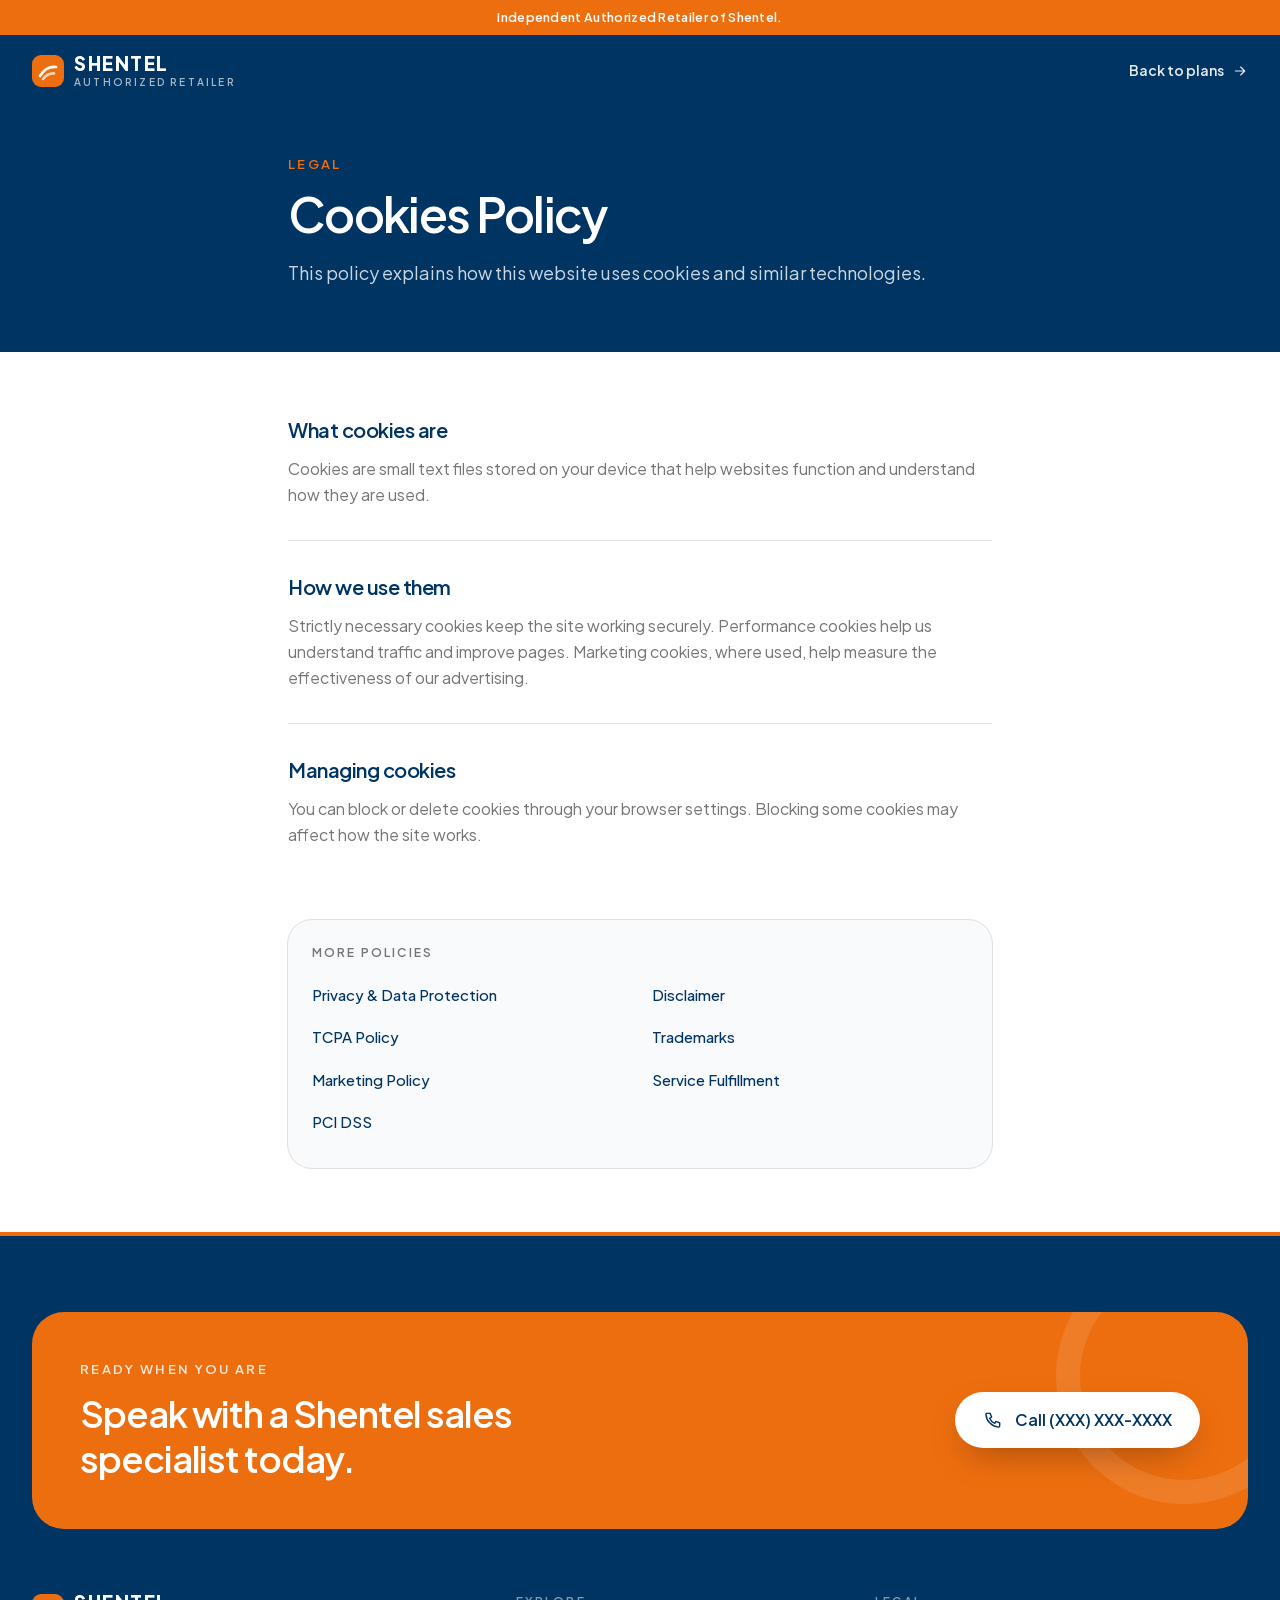
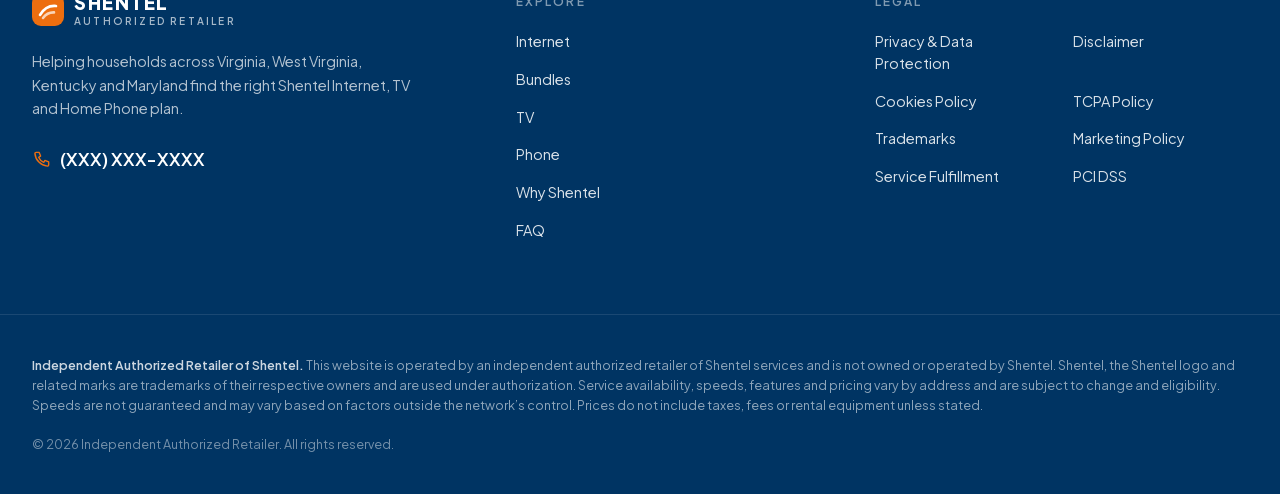
<file: legal/cookies.html>
<!DOCTYPE html><html lang="en" class="plus_jakarta_sans_76f6c662-module__cgTQqG__variable antialiased"><head><meta charSet="utf-8"/><meta name="viewport" content="width=device-width, initial-scale=1"/><link rel="stylesheet" href="../assets/css/styles.css"/><meta name="theme-color" content="#040b18"/><title>Cookies Policy | Shentel Authorized Retailer</title><meta name="description" content="Compare Shentel High-Speed Internet up to 1 Gig, Shentel TV, Home Phone and bundles across Virginia, West Virginia, Kentucky and Maryland. Contract-free plans with multi-year price guarantees."/><link rel="icon" href="../favicon.ico" sizes="256x256" type="image/x-icon"/></head><body class="min-h-full"><div class="relative z-[60] bg-orange text-white"><p class="mx-auto max-w-7xl px-4 py-2 text-center text-[12.5px] font-semibold tracking-wide sm:px-6 lg:px-8">Independent Authorized Retailer of Shentel.</p></div><div class="bg-navy"><header class="mx-auto flex h-[72px] max-w-7xl items-center justify-between px-4 sm:px-6 lg:px-8"><a aria-label="Back to home" class="min-w-0 shrink py-1.5" href="../index.html"><span class="flex items-center gap-2.5"><svg viewBox="0 0 32 32" class="h-7 w-7 shrink-0 min-[380px]:h-8 min-[380px]:w-8" aria-hidden="true"><rect width="32" height="32" rx="9" fill="#ED6E0F"></rect><path d="M8 21c4.5-7.5 11-9.5 16-9" fill="none" stroke="#fff" stroke-width="2.6" stroke-linecap="round"></path><path d="M11 24c3.2-4.4 7.4-5.7 11-5.6" fill="none" stroke="#fff" stroke-width="2.6" stroke-linecap="round" opacity=".7"></path></svg><span class="flex flex-col leading-none"><span class="text-[17px] font-extrabold tracking-[0.08em] min-[380px]:text-[19px] text-white">SHENTEL</span><span class="mt-1 whitespace-nowrap text-[10px] font-semibold uppercase tracking-[0.18em] min-[380px]:tracking-[0.22em] text-white/65">Authorized Retailer</span></span></span></a><a class="inline-flex shrink-0 items-center gap-2 py-3 text-[14px] font-semibold text-white/90 hover:text-white" href="../index.html">Back to plans <svg fill="none" stroke="currentColor" stroke-width="1.7" stroke-linecap="round" stroke-linejoin="round" viewBox="0 0 24 24" aria-hidden="true" class="h-4 w-4"><path d="M5 12h14M13 6l6 6-6 6"></path></svg></a></header><div class="mx-auto max-w-3xl px-4 pb-16 pt-12 sm:px-6 lg:px-8"><p class="text-[13px] font-semibold uppercase tracking-[0.18em] text-orange">Legal</p><h1 class="mt-4 text-4xl font-semibold tracking-[-0.035em] text-white sm:text-5xl">Cookies Policy</h1><p class="mt-5 text-lg leading-relaxed text-white/80">This policy explains how this website uses cookies and similar technologies.</p></div></div><main class="bg-white"><article class="mx-auto max-w-3xl px-4 py-16 sm:px-6 lg:px-8"><section class="border-t border-line py-8 first:border-t-0 first:pt-0"><h2 class="text-xl font-semibold tracking-tight text-navy">What cookies are</h2><p class="mt-3 text-[16px] leading-relaxed text-slate">Cookies are small text files stored on your device that help websites function and understand how they are used.</p></section><section class="border-t border-line py-8 first:border-t-0 first:pt-0"><h2 class="text-xl font-semibold tracking-tight text-navy">How we use them</h2><p class="mt-3 text-[16px] leading-relaxed text-slate">Strictly necessary cookies keep the site working securely. Performance cookies help us understand traffic and improve pages. Marketing cookies, where used, help measure the effectiveness of our advertising.</p></section><section class="border-t border-line py-8 first:border-t-0 first:pt-0"><h2 class="text-xl font-semibold tracking-tight text-navy">Managing cookies</h2><p class="mt-3 text-[16px] leading-relaxed text-slate">You can block or delete cookies through your browser settings. Blocking some cookies may affect how the site works.</p></section><nav aria-label="Other legal pages" class="mt-10 rounded-3xl bg-mist p-6 ring-1 ring-line"><p class="text-[12px] font-semibold uppercase tracking-[0.18em] text-slate">More policies</p><ul class="mt-3 grid sm:grid-cols-2 sm:gap-x-6"><li><a class="block py-2.5 text-[15px] font-medium text-navy hover:text-orange" href="../legal/privacy.html">Privacy &amp; Data Protection</a></li><li><a class="block py-2.5 text-[15px] font-medium text-navy hover:text-orange" href="../legal/disclaimer.html">Disclaimer</a></li><li><a class="block py-2.5 text-[15px] font-medium text-navy hover:text-orange" href="../legal/tcpa.html">TCPA Policy</a></li><li><a class="block py-2.5 text-[15px] font-medium text-navy hover:text-orange" href="../legal/trademarks.html">Trademarks</a></li><li><a class="block py-2.5 text-[15px] font-medium text-navy hover:text-orange" href="../legal/marketing.html">Marketing Policy</a></li><li><a class="block py-2.5 text-[15px] font-medium text-navy hover:text-orange" href="../legal/service-fulfillment.html">Service Fulfillment</a></li><li><a class="block py-2.5 text-[15px] font-medium text-navy hover:text-orange" href="../legal/pci-dss.html">PCI DSS</a></li></ul></nav></article></main><footer class="relative overflow-hidden bg-navy text-white"><div aria-hidden="true" class="absolute inset-x-0 top-0 h-1 bg-orange"></div><div class="mx-auto max-w-7xl px-4 pt-20 sm:px-6 lg:px-8"><div class="relative overflow-hidden rounded-[32px] bg-orange p-8 sm:p-12"><div aria-hidden="true" class="absolute -right-16 -top-16 h-64 w-64 rounded-full border-[24px] border-white/10"></div><div class="relative flex flex-col items-start justify-between gap-8 md:flex-row md:items-center"><div><p class="text-[13px] font-semibold uppercase tracking-[0.18em] text-white/85">Ready when you are</p><p class="mt-3 max-w-xl text-3xl font-semibold leading-tight tracking-[-0.03em] text-white sm:text-4xl">Speak with a Shentel sales specialist today.</p></div><a href="tel:+10000000000" data-magnetic="true" class="magnetic inline-flex h-14 shrink-0 items-center gap-3 rounded-full bg-white px-7 text-base font-semibold text-navy shadow-[0_14px_36px_-12px_rgba(0,0,0,0.35)] transition-colors hover:bg-mist"><svg fill="none" stroke="currentColor" stroke-width="1.7" stroke-linecap="round" stroke-linejoin="round" viewBox="0 0 24 24" aria-hidden="true" class="h-5 w-5"><path d="M5 4h3.5l1.8 4.5-2.3 1.4a11 11 0 0 0 6.1 6.1l1.4-2.3L20 15.5V19a1.5 1.5 0 0 1-1.6 1.5A16.5 16.5 0 0 1 3.5 5.6 1.5 1.5 0 0 1 5 4Z"></path></svg>Call <!-- -->(XXX) XXX-XXXX</a></div></div></div><div class="mx-auto grid max-w-7xl gap-12 px-4 py-16 sm:px-6 md:grid-cols-[1.4fr_1fr_1.2fr] lg:px-8"><div><span class="flex items-center gap-2.5"><svg viewBox="0 0 32 32" class="h-7 w-7 shrink-0 min-[380px]:h-8 min-[380px]:w-8" aria-hidden="true"><rect width="32" height="32" rx="9" fill="#ED6E0F"></rect><path d="M8 21c4.5-7.5 11-9.5 16-9" fill="none" stroke="#fff" stroke-width="2.6" stroke-linecap="round"></path><path d="M11 24c3.2-4.4 7.4-5.7 11-5.6" fill="none" stroke="#fff" stroke-width="2.6" stroke-linecap="round" opacity=".7"></path></svg><span class="flex flex-col leading-none"><span class="text-[17px] font-extrabold tracking-[0.08em] min-[380px]:text-[19px] text-white">SHENTEL</span><span class="mt-1 whitespace-nowrap text-[10px] font-semibold uppercase tracking-[0.18em] min-[380px]:tracking-[0.22em] text-white/65">Authorized Retailer</span></span></span><p class="mt-6 max-w-sm text-[14.5px] leading-relaxed text-white/70">Helping households across <!-- -->Virginia, West Virginia, Kentucky<!-- --> and <!-- -->Maryland<!-- --> find the right Shentel Internet, TV and Home Phone plan.</p><a href="tel:+10000000000" class="mt-6 inline-flex items-center gap-2 text-lg font-semibold text-white hover:text-orange"><svg fill="none" stroke="currentColor" stroke-width="1.7" stroke-linecap="round" stroke-linejoin="round" viewBox="0 0 24 24" aria-hidden="true" class="h-5 w-5 text-orange"><path d="M5 4h3.5l1.8 4.5-2.3 1.4a11 11 0 0 0 6.1 6.1l1.4-2.3L20 15.5V19a1.5 1.5 0 0 1-1.6 1.5A16.5 16.5 0 0 1 3.5 5.6 1.5 1.5 0 0 1 5 4Z"></path></svg>(XXX) XXX-XXXX</a></div><nav aria-label="Footer"><p class="text-[12px] font-semibold uppercase tracking-[0.18em] text-white/50">Explore</p><ul class="mt-3 grid text-[14.5px]"><li><a href="../index.html#internet" class="inline-block py-2 text-white/85 transition-colors hover:text-white">Internet</a></li><li><a href="../index.html#bundles" class="inline-block py-2 text-white/85 transition-colors hover:text-white">Bundles</a></li><li><a href="../index.html#tv" class="inline-block py-2 text-white/85 transition-colors hover:text-white">TV</a></li><li><a href="../index.html#phone" class="inline-block py-2 text-white/85 transition-colors hover:text-white">Phone</a></li><li><a href="../index.html#why" class="inline-block py-2 text-white/85 transition-colors hover:text-white">Why Shentel</a></li><li><a href="../index.html#faq" class="inline-block py-2 text-white/85 transition-colors hover:text-white">FAQ</a></li></ul></nav><nav aria-label="Legal"><p class="text-[12px] font-semibold uppercase tracking-[0.18em] text-white/50">Legal</p><ul class="mt-3 grid grid-cols-2 gap-x-6 text-[14.5px]"><li><a class="inline-block py-2 text-white/85 transition-colors hover:text-white" href="../legal/privacy.html">Privacy &amp; Data Protection</a></li><li><a class="inline-block py-2 text-white/85 transition-colors hover:text-white" href="../legal/disclaimer.html">Disclaimer</a></li><li><a class="inline-block py-2 text-white/85 transition-colors hover:text-white" href="../legal/cookies.html">Cookies Policy</a></li><li><a class="inline-block py-2 text-white/85 transition-colors hover:text-white" href="../legal/tcpa.html">TCPA Policy</a></li><li><a class="inline-block py-2 text-white/85 transition-colors hover:text-white" href="../legal/trademarks.html">Trademarks</a></li><li><a class="inline-block py-2 text-white/85 transition-colors hover:text-white" href="../legal/marketing.html">Marketing Policy</a></li><li><a class="inline-block py-2 text-white/85 transition-colors hover:text-white" href="../legal/service-fulfillment.html">Service Fulfillment</a></li><li><a class="inline-block py-2 text-white/85 transition-colors hover:text-white" href="../legal/pci-dss.html">PCI DSS</a></li></ul></nav></div><div class="border-t border-white/10"><div class="mx-auto max-w-7xl px-4 py-10 sm:px-6 lg:px-8"><p class="text-[12.5px] leading-relaxed text-white/55"><span class="font-semibold text-white/80">Independent Authorized Retailer of Shentel.</span> <!-- -->This website is operated by an independent authorized retailer of Shentel services and is not owned or operated by Shentel. Shentel, the Shentel logo and related marks are trademarks of their respective owners and are used under authorization. Service availability, speeds, features and pricing vary by address and are subject to change and eligibility. Speeds are not guaranteed and may vary based on factors outside the network’s control. Prices do not include taxes, fees or rental equipment unless stated.</p><p class="mt-5 text-[12.5px] text-white/45">© <!-- -->2026<!-- --> Independent Authorized Retailer. All rights reserved.</p></div></div></footer><!--$--><!--/$--><script src="../assets/js/lenis.min.js" defer></script><script src="../assets/js/main.js" defer></script></body></html>
</file>
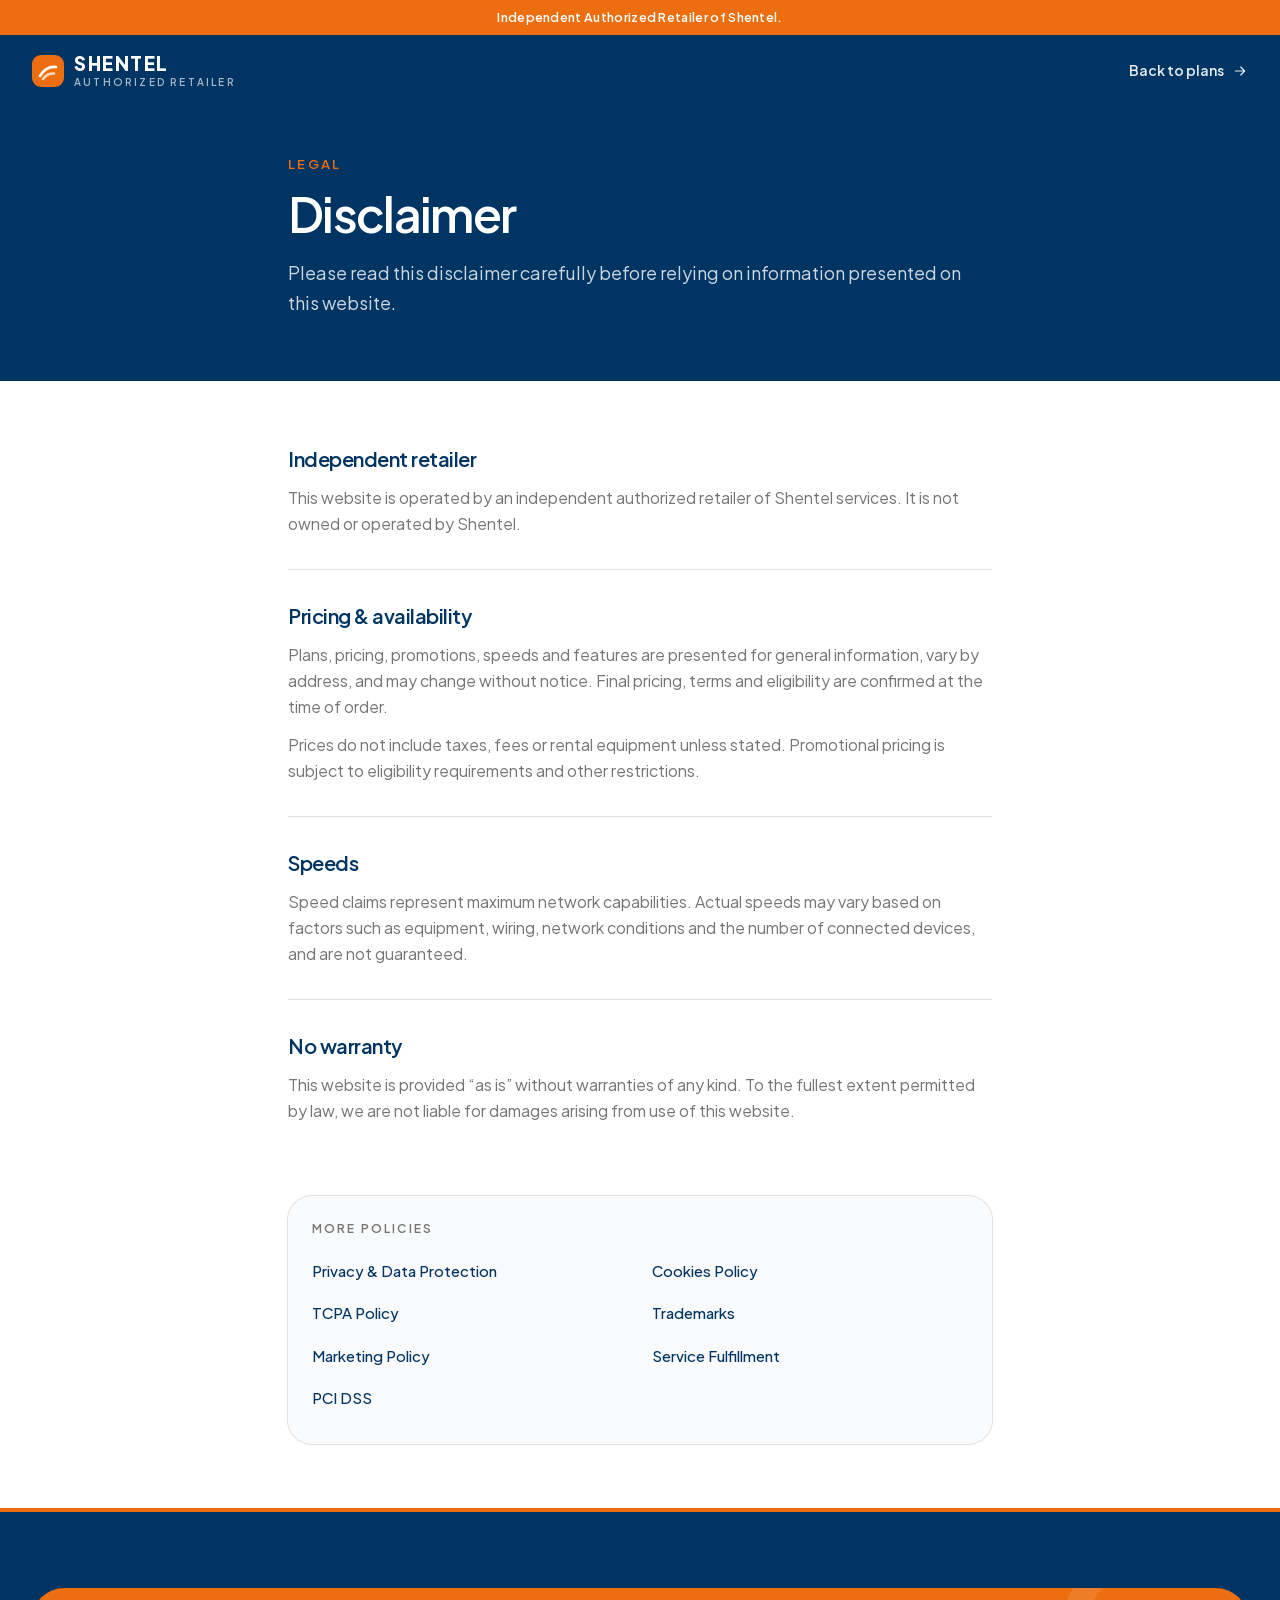
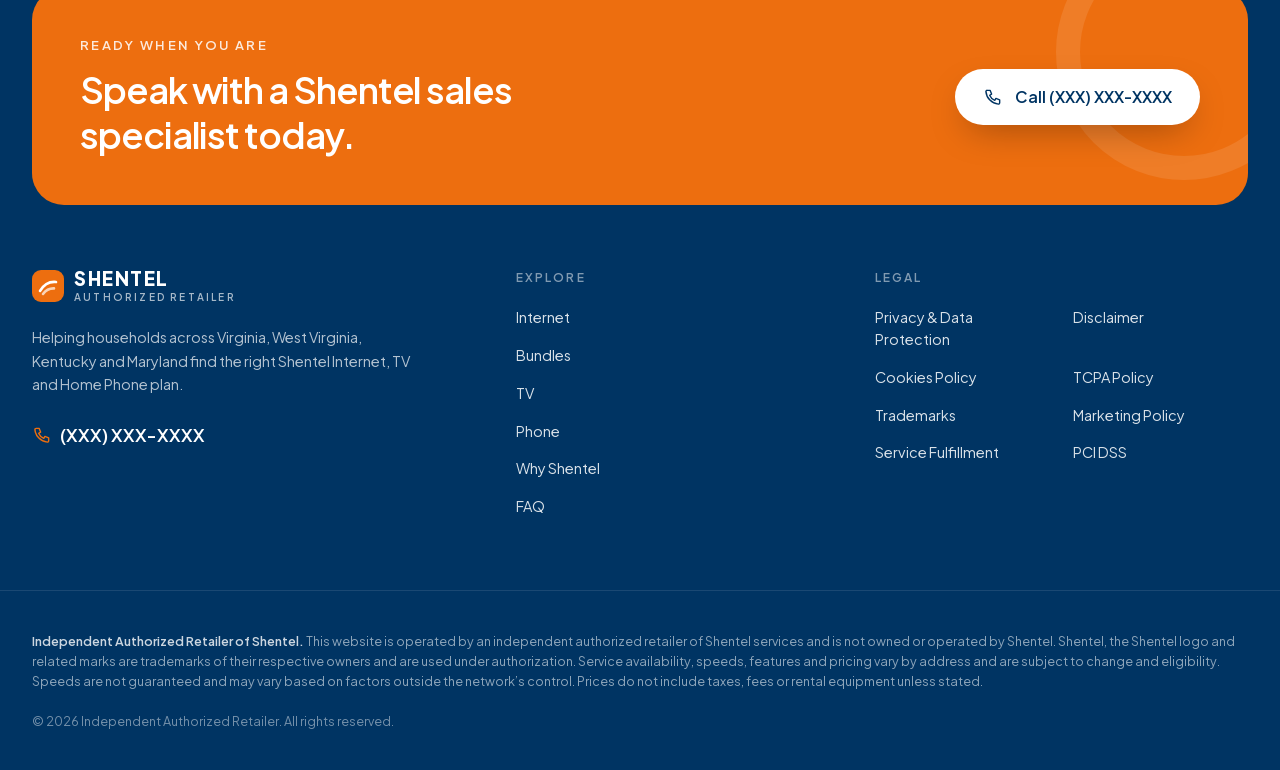
<file: legal/disclaimer.html>
<!DOCTYPE html><html lang="en" class="plus_jakarta_sans_76f6c662-module__cgTQqG__variable antialiased"><head><meta charSet="utf-8"/><meta name="viewport" content="width=device-width, initial-scale=1"/><link rel="stylesheet" href="../assets/css/styles.css"/><meta name="theme-color" content="#040b18"/><title>Disclaimer | Shentel Authorized Retailer</title><meta name="description" content="Compare Shentel High-Speed Internet up to 1 Gig, Shentel TV, Home Phone and bundles across Virginia, West Virginia, Kentucky and Maryland. Contract-free plans with multi-year price guarantees."/><link rel="icon" href="../favicon.ico" sizes="256x256" type="image/x-icon"/></head><body class="min-h-full"><div class="relative z-[60] bg-orange text-white"><p class="mx-auto max-w-7xl px-4 py-2 text-center text-[12.5px] font-semibold tracking-wide sm:px-6 lg:px-8">Independent Authorized Retailer of Shentel.</p></div><div class="bg-navy"><header class="mx-auto flex h-[72px] max-w-7xl items-center justify-between px-4 sm:px-6 lg:px-8"><a aria-label="Back to home" class="min-w-0 shrink py-1.5" href="../index.html"><span class="flex items-center gap-2.5"><svg viewBox="0 0 32 32" class="h-7 w-7 shrink-0 min-[380px]:h-8 min-[380px]:w-8" aria-hidden="true"><rect width="32" height="32" rx="9" fill="#ED6E0F"></rect><path d="M8 21c4.5-7.5 11-9.5 16-9" fill="none" stroke="#fff" stroke-width="2.6" stroke-linecap="round"></path><path d="M11 24c3.2-4.4 7.4-5.7 11-5.6" fill="none" stroke="#fff" stroke-width="2.6" stroke-linecap="round" opacity=".7"></path></svg><span class="flex flex-col leading-none"><span class="text-[17px] font-extrabold tracking-[0.08em] min-[380px]:text-[19px] text-white">SHENTEL</span><span class="mt-1 whitespace-nowrap text-[10px] font-semibold uppercase tracking-[0.18em] min-[380px]:tracking-[0.22em] text-white/65">Authorized Retailer</span></span></span></a><a class="inline-flex shrink-0 items-center gap-2 py-3 text-[14px] font-semibold text-white/90 hover:text-white" href="../index.html">Back to plans <svg fill="none" stroke="currentColor" stroke-width="1.7" stroke-linecap="round" stroke-linejoin="round" viewBox="0 0 24 24" aria-hidden="true" class="h-4 w-4"><path d="M5 12h14M13 6l6 6-6 6"></path></svg></a></header><div class="mx-auto max-w-3xl px-4 pb-16 pt-12 sm:px-6 lg:px-8"><p class="text-[13px] font-semibold uppercase tracking-[0.18em] text-orange">Legal</p><h1 class="mt-4 text-4xl font-semibold tracking-[-0.035em] text-white sm:text-5xl">Disclaimer</h1><p class="mt-5 text-lg leading-relaxed text-white/80">Please read this disclaimer carefully before relying on information presented on this website.</p></div></div><main class="bg-white"><article class="mx-auto max-w-3xl px-4 py-16 sm:px-6 lg:px-8"><section class="border-t border-line py-8 first:border-t-0 first:pt-0"><h2 class="text-xl font-semibold tracking-tight text-navy">Independent retailer</h2><p class="mt-3 text-[16px] leading-relaxed text-slate">This website is operated by an independent authorized retailer of Shentel services. It is not owned or operated by Shentel.</p></section><section class="border-t border-line py-8 first:border-t-0 first:pt-0"><h2 class="text-xl font-semibold tracking-tight text-navy">Pricing &amp; availability</h2><p class="mt-3 text-[16px] leading-relaxed text-slate">Plans, pricing, promotions, speeds and features are presented for general information, vary by address, and may change without notice. Final pricing, terms and eligibility are confirmed at the time of order.</p><p class="mt-3 text-[16px] leading-relaxed text-slate">Prices do not include taxes, fees or rental equipment unless stated. Promotional pricing is subject to eligibility requirements and other restrictions.</p></section><section class="border-t border-line py-8 first:border-t-0 first:pt-0"><h2 class="text-xl font-semibold tracking-tight text-navy">Speeds</h2><p class="mt-3 text-[16px] leading-relaxed text-slate">Speed claims represent maximum network capabilities. Actual speeds may vary based on factors such as equipment, wiring, network conditions and the number of connected devices, and are not guaranteed.</p></section><section class="border-t border-line py-8 first:border-t-0 first:pt-0"><h2 class="text-xl font-semibold tracking-tight text-navy">No warranty</h2><p class="mt-3 text-[16px] leading-relaxed text-slate">This website is provided “as is” without warranties of any kind. To the fullest extent permitted by law, we are not liable for damages arising from use of this website.</p></section><nav aria-label="Other legal pages" class="mt-10 rounded-3xl bg-mist p-6 ring-1 ring-line"><p class="text-[12px] font-semibold uppercase tracking-[0.18em] text-slate">More policies</p><ul class="mt-3 grid sm:grid-cols-2 sm:gap-x-6"><li><a class="block py-2.5 text-[15px] font-medium text-navy hover:text-orange" href="../legal/privacy.html">Privacy &amp; Data Protection</a></li><li><a class="block py-2.5 text-[15px] font-medium text-navy hover:text-orange" href="../legal/cookies.html">Cookies Policy</a></li><li><a class="block py-2.5 text-[15px] font-medium text-navy hover:text-orange" href="../legal/tcpa.html">TCPA Policy</a></li><li><a class="block py-2.5 text-[15px] font-medium text-navy hover:text-orange" href="../legal/trademarks.html">Trademarks</a></li><li><a class="block py-2.5 text-[15px] font-medium text-navy hover:text-orange" href="../legal/marketing.html">Marketing Policy</a></li><li><a class="block py-2.5 text-[15px] font-medium text-navy hover:text-orange" href="../legal/service-fulfillment.html">Service Fulfillment</a></li><li><a class="block py-2.5 text-[15px] font-medium text-navy hover:text-orange" href="../legal/pci-dss.html">PCI DSS</a></li></ul></nav></article></main><footer class="relative overflow-hidden bg-navy text-white"><div aria-hidden="true" class="absolute inset-x-0 top-0 h-1 bg-orange"></div><div class="mx-auto max-w-7xl px-4 pt-20 sm:px-6 lg:px-8"><div class="relative overflow-hidden rounded-[32px] bg-orange p-8 sm:p-12"><div aria-hidden="true" class="absolute -right-16 -top-16 h-64 w-64 rounded-full border-[24px] border-white/10"></div><div class="relative flex flex-col items-start justify-between gap-8 md:flex-row md:items-center"><div><p class="text-[13px] font-semibold uppercase tracking-[0.18em] text-white/85">Ready when you are</p><p class="mt-3 max-w-xl text-3xl font-semibold leading-tight tracking-[-0.03em] text-white sm:text-4xl">Speak with a Shentel sales specialist today.</p></div><a href="tel:+10000000000" data-magnetic="true" class="magnetic inline-flex h-14 shrink-0 items-center gap-3 rounded-full bg-white px-7 text-base font-semibold text-navy shadow-[0_14px_36px_-12px_rgba(0,0,0,0.35)] transition-colors hover:bg-mist"><svg fill="none" stroke="currentColor" stroke-width="1.7" stroke-linecap="round" stroke-linejoin="round" viewBox="0 0 24 24" aria-hidden="true" class="h-5 w-5"><path d="M5 4h3.5l1.8 4.5-2.3 1.4a11 11 0 0 0 6.1 6.1l1.4-2.3L20 15.5V19a1.5 1.5 0 0 1-1.6 1.5A16.5 16.5 0 0 1 3.5 5.6 1.5 1.5 0 0 1 5 4Z"></path></svg>Call <!-- -->(XXX) XXX-XXXX</a></div></div></div><div class="mx-auto grid max-w-7xl gap-12 px-4 py-16 sm:px-6 md:grid-cols-[1.4fr_1fr_1.2fr] lg:px-8"><div><span class="flex items-center gap-2.5"><svg viewBox="0 0 32 32" class="h-7 w-7 shrink-0 min-[380px]:h-8 min-[380px]:w-8" aria-hidden="true"><rect width="32" height="32" rx="9" fill="#ED6E0F"></rect><path d="M8 21c4.5-7.5 11-9.5 16-9" fill="none" stroke="#fff" stroke-width="2.6" stroke-linecap="round"></path><path d="M11 24c3.2-4.4 7.4-5.7 11-5.6" fill="none" stroke="#fff" stroke-width="2.6" stroke-linecap="round" opacity=".7"></path></svg><span class="flex flex-col leading-none"><span class="text-[17px] font-extrabold tracking-[0.08em] min-[380px]:text-[19px] text-white">SHENTEL</span><span class="mt-1 whitespace-nowrap text-[10px] font-semibold uppercase tracking-[0.18em] min-[380px]:tracking-[0.22em] text-white/65">Authorized Retailer</span></span></span><p class="mt-6 max-w-sm text-[14.5px] leading-relaxed text-white/70">Helping households across <!-- -->Virginia, West Virginia, Kentucky<!-- --> and <!-- -->Maryland<!-- --> find the right Shentel Internet, TV and Home Phone plan.</p><a href="tel:+10000000000" class="mt-6 inline-flex items-center gap-2 text-lg font-semibold text-white hover:text-orange"><svg fill="none" stroke="currentColor" stroke-width="1.7" stroke-linecap="round" stroke-linejoin="round" viewBox="0 0 24 24" aria-hidden="true" class="h-5 w-5 text-orange"><path d="M5 4h3.5l1.8 4.5-2.3 1.4a11 11 0 0 0 6.1 6.1l1.4-2.3L20 15.5V19a1.5 1.5 0 0 1-1.6 1.5A16.5 16.5 0 0 1 3.5 5.6 1.5 1.5 0 0 1 5 4Z"></path></svg>(XXX) XXX-XXXX</a></div><nav aria-label="Footer"><p class="text-[12px] font-semibold uppercase tracking-[0.18em] text-white/50">Explore</p><ul class="mt-3 grid text-[14.5px]"><li><a href="../index.html#internet" class="inline-block py-2 text-white/85 transition-colors hover:text-white">Internet</a></li><li><a href="../index.html#bundles" class="inline-block py-2 text-white/85 transition-colors hover:text-white">Bundles</a></li><li><a href="../index.html#tv" class="inline-block py-2 text-white/85 transition-colors hover:text-white">TV</a></li><li><a href="../index.html#phone" class="inline-block py-2 text-white/85 transition-colors hover:text-white">Phone</a></li><li><a href="../index.html#why" class="inline-block py-2 text-white/85 transition-colors hover:text-white">Why Shentel</a></li><li><a href="../index.html#faq" class="inline-block py-2 text-white/85 transition-colors hover:text-white">FAQ</a></li></ul></nav><nav aria-label="Legal"><p class="text-[12px] font-semibold uppercase tracking-[0.18em] text-white/50">Legal</p><ul class="mt-3 grid grid-cols-2 gap-x-6 text-[14.5px]"><li><a class="inline-block py-2 text-white/85 transition-colors hover:text-white" href="../legal/privacy.html">Privacy &amp; Data Protection</a></li><li><a class="inline-block py-2 text-white/85 transition-colors hover:text-white" href="../legal/disclaimer.html">Disclaimer</a></li><li><a class="inline-block py-2 text-white/85 transition-colors hover:text-white" href="../legal/cookies.html">Cookies Policy</a></li><li><a class="inline-block py-2 text-white/85 transition-colors hover:text-white" href="../legal/tcpa.html">TCPA Policy</a></li><li><a class="inline-block py-2 text-white/85 transition-colors hover:text-white" href="../legal/trademarks.html">Trademarks</a></li><li><a class="inline-block py-2 text-white/85 transition-colors hover:text-white" href="../legal/marketing.html">Marketing Policy</a></li><li><a class="inline-block py-2 text-white/85 transition-colors hover:text-white" href="../legal/service-fulfillment.html">Service Fulfillment</a></li><li><a class="inline-block py-2 text-white/85 transition-colors hover:text-white" href="../legal/pci-dss.html">PCI DSS</a></li></ul></nav></div><div class="border-t border-white/10"><div class="mx-auto max-w-7xl px-4 py-10 sm:px-6 lg:px-8"><p class="text-[12.5px] leading-relaxed text-white/55"><span class="font-semibold text-white/80">Independent Authorized Retailer of Shentel.</span> <!-- -->This website is operated by an independent authorized retailer of Shentel services and is not owned or operated by Shentel. Shentel, the Shentel logo and related marks are trademarks of their respective owners and are used under authorization. Service availability, speeds, features and pricing vary by address and are subject to change and eligibility. Speeds are not guaranteed and may vary based on factors outside the network’s control. Prices do not include taxes, fees or rental equipment unless stated.</p><p class="mt-5 text-[12.5px] text-white/45">© <!-- -->2026<!-- --> Independent Authorized Retailer. All rights reserved.</p></div></div></footer><!--$--><!--/$--><script src="../assets/js/lenis.min.js" defer></script><script src="../assets/js/main.js" defer></script></body></html>
</file>
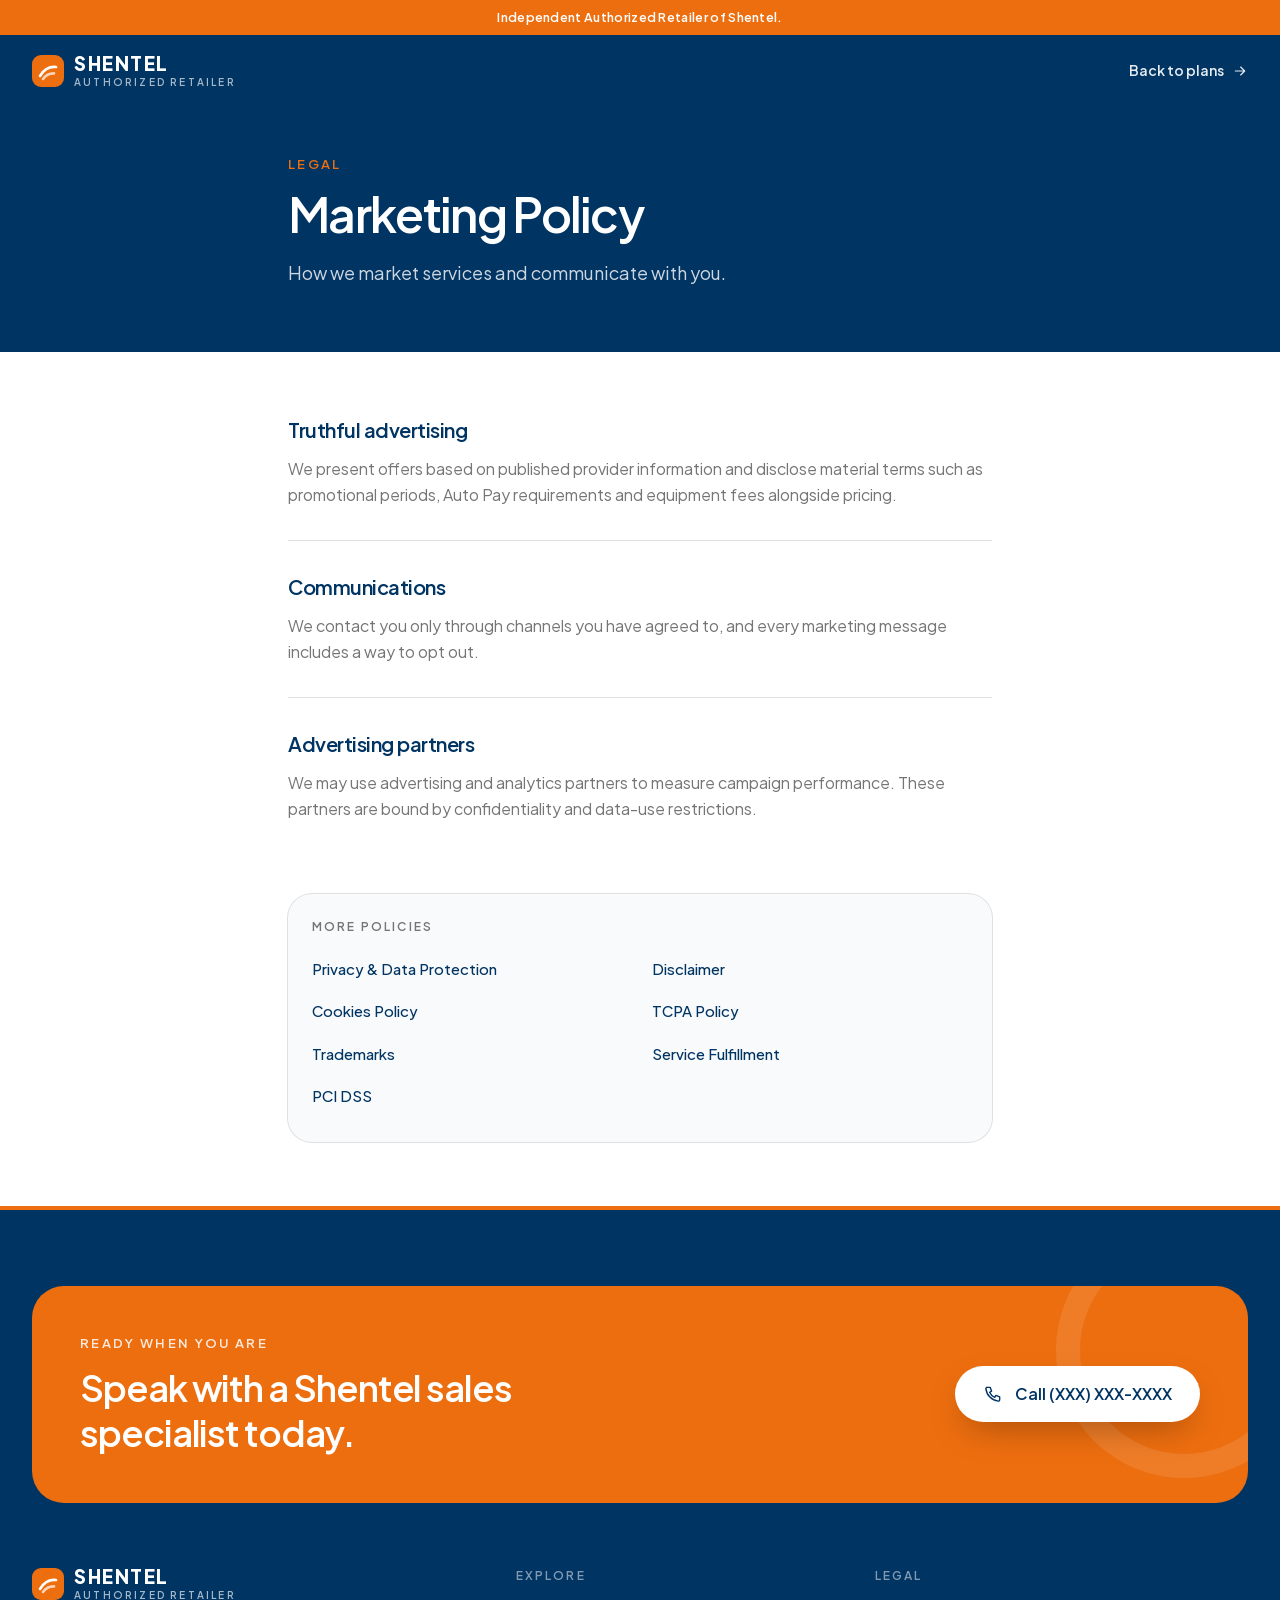
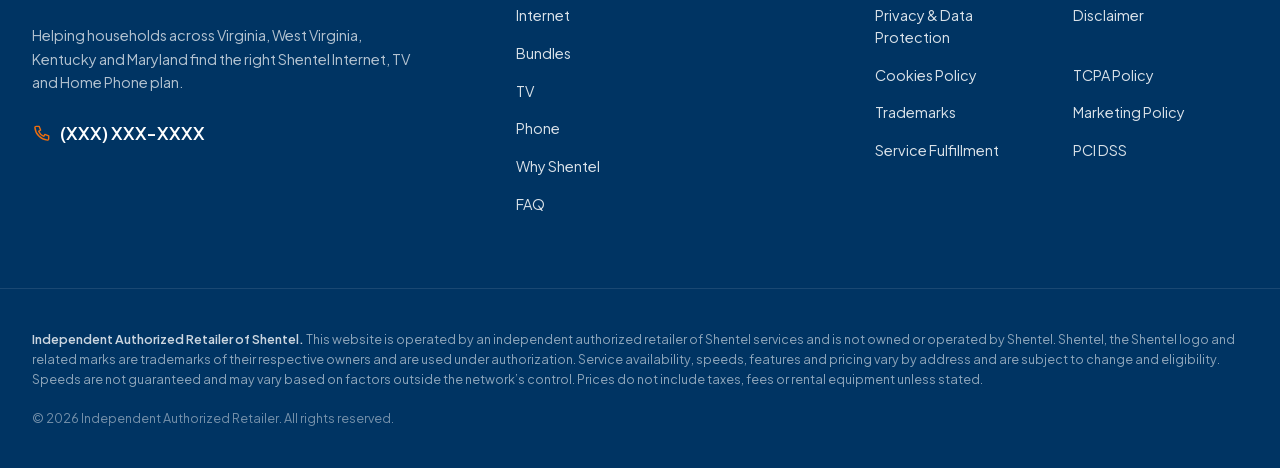
<file: legal/marketing.html>
<!DOCTYPE html><html lang="en" class="plus_jakarta_sans_76f6c662-module__cgTQqG__variable antialiased"><head><meta charSet="utf-8"/><meta name="viewport" content="width=device-width, initial-scale=1"/><link rel="stylesheet" href="../assets/css/styles.css"/><meta name="theme-color" content="#040b18"/><title>Marketing Policy | Shentel Authorized Retailer</title><meta name="description" content="Compare Shentel High-Speed Internet up to 1 Gig, Shentel TV, Home Phone and bundles across Virginia, West Virginia, Kentucky and Maryland. Contract-free plans with multi-year price guarantees."/><link rel="icon" href="../favicon.ico" sizes="256x256" type="image/x-icon"/></head><body class="min-h-full"><div class="relative z-[60] bg-orange text-white"><p class="mx-auto max-w-7xl px-4 py-2 text-center text-[12.5px] font-semibold tracking-wide sm:px-6 lg:px-8">Independent Authorized Retailer of Shentel.</p></div><div class="bg-navy"><header class="mx-auto flex h-[72px] max-w-7xl items-center justify-between px-4 sm:px-6 lg:px-8"><a aria-label="Back to home" class="min-w-0 shrink py-1.5" href="../index.html"><span class="flex items-center gap-2.5"><svg viewBox="0 0 32 32" class="h-7 w-7 shrink-0 min-[380px]:h-8 min-[380px]:w-8" aria-hidden="true"><rect width="32" height="32" rx="9" fill="#ED6E0F"></rect><path d="M8 21c4.5-7.5 11-9.5 16-9" fill="none" stroke="#fff" stroke-width="2.6" stroke-linecap="round"></path><path d="M11 24c3.2-4.4 7.4-5.7 11-5.6" fill="none" stroke="#fff" stroke-width="2.6" stroke-linecap="round" opacity=".7"></path></svg><span class="flex flex-col leading-none"><span class="text-[17px] font-extrabold tracking-[0.08em] min-[380px]:text-[19px] text-white">SHENTEL</span><span class="mt-1 whitespace-nowrap text-[10px] font-semibold uppercase tracking-[0.18em] min-[380px]:tracking-[0.22em] text-white/65">Authorized Retailer</span></span></span></a><a class="inline-flex shrink-0 items-center gap-2 py-3 text-[14px] font-semibold text-white/90 hover:text-white" href="../index.html">Back to plans <svg fill="none" stroke="currentColor" stroke-width="1.7" stroke-linecap="round" stroke-linejoin="round" viewBox="0 0 24 24" aria-hidden="true" class="h-4 w-4"><path d="M5 12h14M13 6l6 6-6 6"></path></svg></a></header><div class="mx-auto max-w-3xl px-4 pb-16 pt-12 sm:px-6 lg:px-8"><p class="text-[13px] font-semibold uppercase tracking-[0.18em] text-orange">Legal</p><h1 class="mt-4 text-4xl font-semibold tracking-[-0.035em] text-white sm:text-5xl">Marketing Policy</h1><p class="mt-5 text-lg leading-relaxed text-white/80">How we market services and communicate with you.</p></div></div><main class="bg-white"><article class="mx-auto max-w-3xl px-4 py-16 sm:px-6 lg:px-8"><section class="border-t border-line py-8 first:border-t-0 first:pt-0"><h2 class="text-xl font-semibold tracking-tight text-navy">Truthful advertising</h2><p class="mt-3 text-[16px] leading-relaxed text-slate">We present offers based on published provider information and disclose material terms such as promotional periods, Auto Pay requirements and equipment fees alongside pricing.</p></section><section class="border-t border-line py-8 first:border-t-0 first:pt-0"><h2 class="text-xl font-semibold tracking-tight text-navy">Communications</h2><p class="mt-3 text-[16px] leading-relaxed text-slate">We contact you only through channels you have agreed to, and every marketing message includes a way to opt out.</p></section><section class="border-t border-line py-8 first:border-t-0 first:pt-0"><h2 class="text-xl font-semibold tracking-tight text-navy">Advertising partners</h2><p class="mt-3 text-[16px] leading-relaxed text-slate">We may use advertising and analytics partners to measure campaign performance. These partners are bound by confidentiality and data-use restrictions.</p></section><nav aria-label="Other legal pages" class="mt-10 rounded-3xl bg-mist p-6 ring-1 ring-line"><p class="text-[12px] font-semibold uppercase tracking-[0.18em] text-slate">More policies</p><ul class="mt-3 grid sm:grid-cols-2 sm:gap-x-6"><li><a class="block py-2.5 text-[15px] font-medium text-navy hover:text-orange" href="../legal/privacy.html">Privacy &amp; Data Protection</a></li><li><a class="block py-2.5 text-[15px] font-medium text-navy hover:text-orange" href="../legal/disclaimer.html">Disclaimer</a></li><li><a class="block py-2.5 text-[15px] font-medium text-navy hover:text-orange" href="../legal/cookies.html">Cookies Policy</a></li><li><a class="block py-2.5 text-[15px] font-medium text-navy hover:text-orange" href="../legal/tcpa.html">TCPA Policy</a></li><li><a class="block py-2.5 text-[15px] font-medium text-navy hover:text-orange" href="../legal/trademarks.html">Trademarks</a></li><li><a class="block py-2.5 text-[15px] font-medium text-navy hover:text-orange" href="../legal/service-fulfillment.html">Service Fulfillment</a></li><li><a class="block py-2.5 text-[15px] font-medium text-navy hover:text-orange" href="../legal/pci-dss.html">PCI DSS</a></li></ul></nav></article></main><footer class="relative overflow-hidden bg-navy text-white"><div aria-hidden="true" class="absolute inset-x-0 top-0 h-1 bg-orange"></div><div class="mx-auto max-w-7xl px-4 pt-20 sm:px-6 lg:px-8"><div class="relative overflow-hidden rounded-[32px] bg-orange p-8 sm:p-12"><div aria-hidden="true" class="absolute -right-16 -top-16 h-64 w-64 rounded-full border-[24px] border-white/10"></div><div class="relative flex flex-col items-start justify-between gap-8 md:flex-row md:items-center"><div><p class="text-[13px] font-semibold uppercase tracking-[0.18em] text-white/85">Ready when you are</p><p class="mt-3 max-w-xl text-3xl font-semibold leading-tight tracking-[-0.03em] text-white sm:text-4xl">Speak with a Shentel sales specialist today.</p></div><a href="tel:+10000000000" data-magnetic="true" class="magnetic inline-flex h-14 shrink-0 items-center gap-3 rounded-full bg-white px-7 text-base font-semibold text-navy shadow-[0_14px_36px_-12px_rgba(0,0,0,0.35)] transition-colors hover:bg-mist"><svg fill="none" stroke="currentColor" stroke-width="1.7" stroke-linecap="round" stroke-linejoin="round" viewBox="0 0 24 24" aria-hidden="true" class="h-5 w-5"><path d="M5 4h3.5l1.8 4.5-2.3 1.4a11 11 0 0 0 6.1 6.1l1.4-2.3L20 15.5V19a1.5 1.5 0 0 1-1.6 1.5A16.5 16.5 0 0 1 3.5 5.6 1.5 1.5 0 0 1 5 4Z"></path></svg>Call <!-- -->(XXX) XXX-XXXX</a></div></div></div><div class="mx-auto grid max-w-7xl gap-12 px-4 py-16 sm:px-6 md:grid-cols-[1.4fr_1fr_1.2fr] lg:px-8"><div><span class="flex items-center gap-2.5"><svg viewBox="0 0 32 32" class="h-7 w-7 shrink-0 min-[380px]:h-8 min-[380px]:w-8" aria-hidden="true"><rect width="32" height="32" rx="9" fill="#ED6E0F"></rect><path d="M8 21c4.5-7.5 11-9.5 16-9" fill="none" stroke="#fff" stroke-width="2.6" stroke-linecap="round"></path><path d="M11 24c3.2-4.4 7.4-5.7 11-5.6" fill="none" stroke="#fff" stroke-width="2.6" stroke-linecap="round" opacity=".7"></path></svg><span class="flex flex-col leading-none"><span class="text-[17px] font-extrabold tracking-[0.08em] min-[380px]:text-[19px] text-white">SHENTEL</span><span class="mt-1 whitespace-nowrap text-[10px] font-semibold uppercase tracking-[0.18em] min-[380px]:tracking-[0.22em] text-white/65">Authorized Retailer</span></span></span><p class="mt-6 max-w-sm text-[14.5px] leading-relaxed text-white/70">Helping households across <!-- -->Virginia, West Virginia, Kentucky<!-- --> and <!-- -->Maryland<!-- --> find the right Shentel Internet, TV and Home Phone plan.</p><a href="tel:+10000000000" class="mt-6 inline-flex items-center gap-2 text-lg font-semibold text-white hover:text-orange"><svg fill="none" stroke="currentColor" stroke-width="1.7" stroke-linecap="round" stroke-linejoin="round" viewBox="0 0 24 24" aria-hidden="true" class="h-5 w-5 text-orange"><path d="M5 4h3.5l1.8 4.5-2.3 1.4a11 11 0 0 0 6.1 6.1l1.4-2.3L20 15.5V19a1.5 1.5 0 0 1-1.6 1.5A16.5 16.5 0 0 1 3.5 5.6 1.5 1.5 0 0 1 5 4Z"></path></svg>(XXX) XXX-XXXX</a></div><nav aria-label="Footer"><p class="text-[12px] font-semibold uppercase tracking-[0.18em] text-white/50">Explore</p><ul class="mt-3 grid text-[14.5px]"><li><a href="../index.html#internet" class="inline-block py-2 text-white/85 transition-colors hover:text-white">Internet</a></li><li><a href="../index.html#bundles" class="inline-block py-2 text-white/85 transition-colors hover:text-white">Bundles</a></li><li><a href="../index.html#tv" class="inline-block py-2 text-white/85 transition-colors hover:text-white">TV</a></li><li><a href="../index.html#phone" class="inline-block py-2 text-white/85 transition-colors hover:text-white">Phone</a></li><li><a href="../index.html#why" class="inline-block py-2 text-white/85 transition-colors hover:text-white">Why Shentel</a></li><li><a href="../index.html#faq" class="inline-block py-2 text-white/85 transition-colors hover:text-white">FAQ</a></li></ul></nav><nav aria-label="Legal"><p class="text-[12px] font-semibold uppercase tracking-[0.18em] text-white/50">Legal</p><ul class="mt-3 grid grid-cols-2 gap-x-6 text-[14.5px]"><li><a class="inline-block py-2 text-white/85 transition-colors hover:text-white" href="../legal/privacy.html">Privacy &amp; Data Protection</a></li><li><a class="inline-block py-2 text-white/85 transition-colors hover:text-white" href="../legal/disclaimer.html">Disclaimer</a></li><li><a class="inline-block py-2 text-white/85 transition-colors hover:text-white" href="../legal/cookies.html">Cookies Policy</a></li><li><a class="inline-block py-2 text-white/85 transition-colors hover:text-white" href="../legal/tcpa.html">TCPA Policy</a></li><li><a class="inline-block py-2 text-white/85 transition-colors hover:text-white" href="../legal/trademarks.html">Trademarks</a></li><li><a class="inline-block py-2 text-white/85 transition-colors hover:text-white" href="../legal/marketing.html">Marketing Policy</a></li><li><a class="inline-block py-2 text-white/85 transition-colors hover:text-white" href="../legal/service-fulfillment.html">Service Fulfillment</a></li><li><a class="inline-block py-2 text-white/85 transition-colors hover:text-white" href="../legal/pci-dss.html">PCI DSS</a></li></ul></nav></div><div class="border-t border-white/10"><div class="mx-auto max-w-7xl px-4 py-10 sm:px-6 lg:px-8"><p class="text-[12.5px] leading-relaxed text-white/55"><span class="font-semibold text-white/80">Independent Authorized Retailer of Shentel.</span> <!-- -->This website is operated by an independent authorized retailer of Shentel services and is not owned or operated by Shentel. Shentel, the Shentel logo and related marks are trademarks of their respective owners and are used under authorization. Service availability, speeds, features and pricing vary by address and are subject to change and eligibility. Speeds are not guaranteed and may vary based on factors outside the network’s control. Prices do not include taxes, fees or rental equipment unless stated.</p><p class="mt-5 text-[12.5px] text-white/45">© <!-- -->2026<!-- --> Independent Authorized Retailer. All rights reserved.</p></div></div></footer><!--$--><!--/$--><script src="../assets/js/lenis.min.js" defer></script><script src="../assets/js/main.js" defer></script></body></html>
</file>
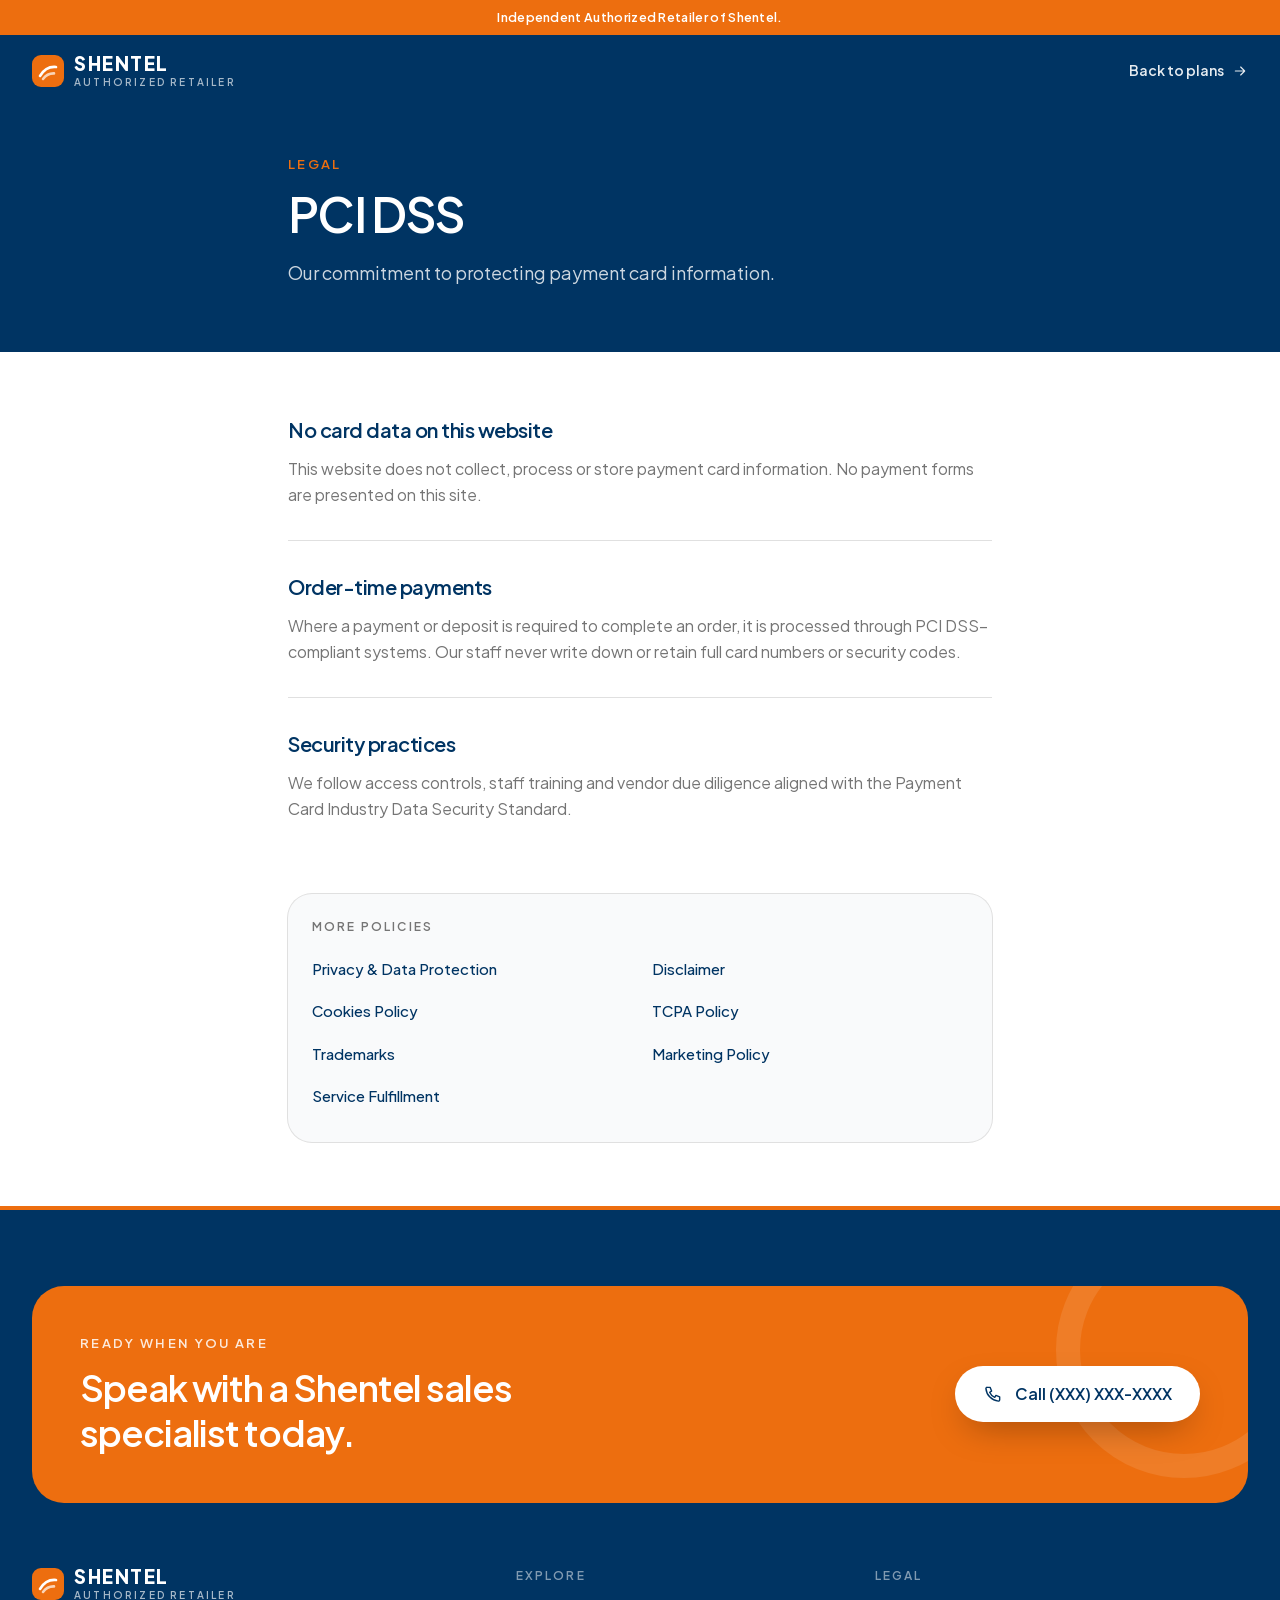
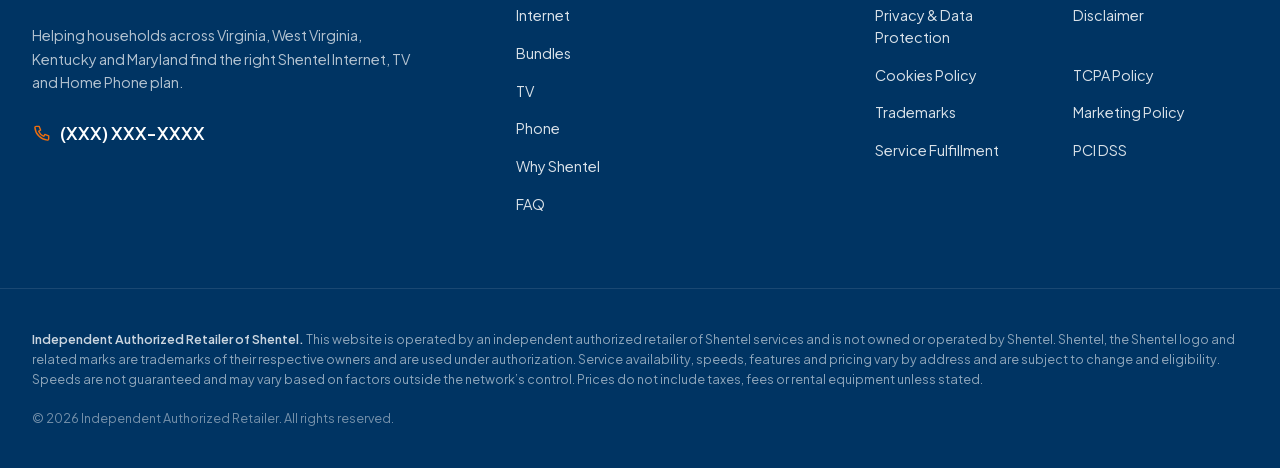
<file: legal/pci-dss.html>
<!DOCTYPE html><html lang="en" class="plus_jakarta_sans_76f6c662-module__cgTQqG__variable antialiased"><head><meta charSet="utf-8"/><meta name="viewport" content="width=device-width, initial-scale=1"/><link rel="stylesheet" href="../assets/css/styles.css"/><meta name="theme-color" content="#040b18"/><title>PCI DSS | Shentel Authorized Retailer</title><meta name="description" content="Compare Shentel High-Speed Internet up to 1 Gig, Shentel TV, Home Phone and bundles across Virginia, West Virginia, Kentucky and Maryland. Contract-free plans with multi-year price guarantees."/><link rel="icon" href="../favicon.ico" sizes="256x256" type="image/x-icon"/></head><body class="min-h-full"><div class="relative z-[60] bg-orange text-white"><p class="mx-auto max-w-7xl px-4 py-2 text-center text-[12.5px] font-semibold tracking-wide sm:px-6 lg:px-8">Independent Authorized Retailer of Shentel.</p></div><div class="bg-navy"><header class="mx-auto flex h-[72px] max-w-7xl items-center justify-between px-4 sm:px-6 lg:px-8"><a aria-label="Back to home" class="min-w-0 shrink py-1.5" href="../index.html"><span class="flex items-center gap-2.5"><svg viewBox="0 0 32 32" class="h-7 w-7 shrink-0 min-[380px]:h-8 min-[380px]:w-8" aria-hidden="true"><rect width="32" height="32" rx="9" fill="#ED6E0F"></rect><path d="M8 21c4.5-7.5 11-9.5 16-9" fill="none" stroke="#fff" stroke-width="2.6" stroke-linecap="round"></path><path d="M11 24c3.2-4.4 7.4-5.7 11-5.6" fill="none" stroke="#fff" stroke-width="2.6" stroke-linecap="round" opacity=".7"></path></svg><span class="flex flex-col leading-none"><span class="text-[17px] font-extrabold tracking-[0.08em] min-[380px]:text-[19px] text-white">SHENTEL</span><span class="mt-1 whitespace-nowrap text-[10px] font-semibold uppercase tracking-[0.18em] min-[380px]:tracking-[0.22em] text-white/65">Authorized Retailer</span></span></span></a><a class="inline-flex shrink-0 items-center gap-2 py-3 text-[14px] font-semibold text-white/90 hover:text-white" href="../index.html">Back to plans <svg fill="none" stroke="currentColor" stroke-width="1.7" stroke-linecap="round" stroke-linejoin="round" viewBox="0 0 24 24" aria-hidden="true" class="h-4 w-4"><path d="M5 12h14M13 6l6 6-6 6"></path></svg></a></header><div class="mx-auto max-w-3xl px-4 pb-16 pt-12 sm:px-6 lg:px-8"><p class="text-[13px] font-semibold uppercase tracking-[0.18em] text-orange">Legal</p><h1 class="mt-4 text-4xl font-semibold tracking-[-0.035em] text-white sm:text-5xl">PCI DSS</h1><p class="mt-5 text-lg leading-relaxed text-white/80">Our commitment to protecting payment card information.</p></div></div><main class="bg-white"><article class="mx-auto max-w-3xl px-4 py-16 sm:px-6 lg:px-8"><section class="border-t border-line py-8 first:border-t-0 first:pt-0"><h2 class="text-xl font-semibold tracking-tight text-navy">No card data on this website</h2><p class="mt-3 text-[16px] leading-relaxed text-slate">This website does not collect, process or store payment card information. No payment forms are presented on this site.</p></section><section class="border-t border-line py-8 first:border-t-0 first:pt-0"><h2 class="text-xl font-semibold tracking-tight text-navy">Order-time payments</h2><p class="mt-3 text-[16px] leading-relaxed text-slate">Where a payment or deposit is required to complete an order, it is processed through PCI DSS–compliant systems. Our staff never write down or retain full card numbers or security codes.</p></section><section class="border-t border-line py-8 first:border-t-0 first:pt-0"><h2 class="text-xl font-semibold tracking-tight text-navy">Security practices</h2><p class="mt-3 text-[16px] leading-relaxed text-slate">We follow access controls, staff training and vendor due diligence aligned with the Payment Card Industry Data Security Standard.</p></section><nav aria-label="Other legal pages" class="mt-10 rounded-3xl bg-mist p-6 ring-1 ring-line"><p class="text-[12px] font-semibold uppercase tracking-[0.18em] text-slate">More policies</p><ul class="mt-3 grid sm:grid-cols-2 sm:gap-x-6"><li><a class="block py-2.5 text-[15px] font-medium text-navy hover:text-orange" href="../legal/privacy.html">Privacy &amp; Data Protection</a></li><li><a class="block py-2.5 text-[15px] font-medium text-navy hover:text-orange" href="../legal/disclaimer.html">Disclaimer</a></li><li><a class="block py-2.5 text-[15px] font-medium text-navy hover:text-orange" href="../legal/cookies.html">Cookies Policy</a></li><li><a class="block py-2.5 text-[15px] font-medium text-navy hover:text-orange" href="../legal/tcpa.html">TCPA Policy</a></li><li><a class="block py-2.5 text-[15px] font-medium text-navy hover:text-orange" href="../legal/trademarks.html">Trademarks</a></li><li><a class="block py-2.5 text-[15px] font-medium text-navy hover:text-orange" href="../legal/marketing.html">Marketing Policy</a></li><li><a class="block py-2.5 text-[15px] font-medium text-navy hover:text-orange" href="../legal/service-fulfillment.html">Service Fulfillment</a></li></ul></nav></article></main><footer class="relative overflow-hidden bg-navy text-white"><div aria-hidden="true" class="absolute inset-x-0 top-0 h-1 bg-orange"></div><div class="mx-auto max-w-7xl px-4 pt-20 sm:px-6 lg:px-8"><div class="relative overflow-hidden rounded-[32px] bg-orange p-8 sm:p-12"><div aria-hidden="true" class="absolute -right-16 -top-16 h-64 w-64 rounded-full border-[24px] border-white/10"></div><div class="relative flex flex-col items-start justify-between gap-8 md:flex-row md:items-center"><div><p class="text-[13px] font-semibold uppercase tracking-[0.18em] text-white/85">Ready when you are</p><p class="mt-3 max-w-xl text-3xl font-semibold leading-tight tracking-[-0.03em] text-white sm:text-4xl">Speak with a Shentel sales specialist today.</p></div><a href="tel:+10000000000" data-magnetic="true" class="magnetic inline-flex h-14 shrink-0 items-center gap-3 rounded-full bg-white px-7 text-base font-semibold text-navy shadow-[0_14px_36px_-12px_rgba(0,0,0,0.35)] transition-colors hover:bg-mist"><svg fill="none" stroke="currentColor" stroke-width="1.7" stroke-linecap="round" stroke-linejoin="round" viewBox="0 0 24 24" aria-hidden="true" class="h-5 w-5"><path d="M5 4h3.5l1.8 4.5-2.3 1.4a11 11 0 0 0 6.1 6.1l1.4-2.3L20 15.5V19a1.5 1.5 0 0 1-1.6 1.5A16.5 16.5 0 0 1 3.5 5.6 1.5 1.5 0 0 1 5 4Z"></path></svg>Call <!-- -->(XXX) XXX-XXXX</a></div></div></div><div class="mx-auto grid max-w-7xl gap-12 px-4 py-16 sm:px-6 md:grid-cols-[1.4fr_1fr_1.2fr] lg:px-8"><div><span class="flex items-center gap-2.5"><svg viewBox="0 0 32 32" class="h-7 w-7 shrink-0 min-[380px]:h-8 min-[380px]:w-8" aria-hidden="true"><rect width="32" height="32" rx="9" fill="#ED6E0F"></rect><path d="M8 21c4.5-7.5 11-9.5 16-9" fill="none" stroke="#fff" stroke-width="2.6" stroke-linecap="round"></path><path d="M11 24c3.2-4.4 7.4-5.7 11-5.6" fill="none" stroke="#fff" stroke-width="2.6" stroke-linecap="round" opacity=".7"></path></svg><span class="flex flex-col leading-none"><span class="text-[17px] font-extrabold tracking-[0.08em] min-[380px]:text-[19px] text-white">SHENTEL</span><span class="mt-1 whitespace-nowrap text-[10px] font-semibold uppercase tracking-[0.18em] min-[380px]:tracking-[0.22em] text-white/65">Authorized Retailer</span></span></span><p class="mt-6 max-w-sm text-[14.5px] leading-relaxed text-white/70">Helping households across <!-- -->Virginia, West Virginia, Kentucky<!-- --> and <!-- -->Maryland<!-- --> find the right Shentel Internet, TV and Home Phone plan.</p><a href="tel:+10000000000" class="mt-6 inline-flex items-center gap-2 text-lg font-semibold text-white hover:text-orange"><svg fill="none" stroke="currentColor" stroke-width="1.7" stroke-linecap="round" stroke-linejoin="round" viewBox="0 0 24 24" aria-hidden="true" class="h-5 w-5 text-orange"><path d="M5 4h3.5l1.8 4.5-2.3 1.4a11 11 0 0 0 6.1 6.1l1.4-2.3L20 15.5V19a1.5 1.5 0 0 1-1.6 1.5A16.5 16.5 0 0 1 3.5 5.6 1.5 1.5 0 0 1 5 4Z"></path></svg>(XXX) XXX-XXXX</a></div><nav aria-label="Footer"><p class="text-[12px] font-semibold uppercase tracking-[0.18em] text-white/50">Explore</p><ul class="mt-3 grid text-[14.5px]"><li><a href="../index.html#internet" class="inline-block py-2 text-white/85 transition-colors hover:text-white">Internet</a></li><li><a href="../index.html#bundles" class="inline-block py-2 text-white/85 transition-colors hover:text-white">Bundles</a></li><li><a href="../index.html#tv" class="inline-block py-2 text-white/85 transition-colors hover:text-white">TV</a></li><li><a href="../index.html#phone" class="inline-block py-2 text-white/85 transition-colors hover:text-white">Phone</a></li><li><a href="../index.html#why" class="inline-block py-2 text-white/85 transition-colors hover:text-white">Why Shentel</a></li><li><a href="../index.html#faq" class="inline-block py-2 text-white/85 transition-colors hover:text-white">FAQ</a></li></ul></nav><nav aria-label="Legal"><p class="text-[12px] font-semibold uppercase tracking-[0.18em] text-white/50">Legal</p><ul class="mt-3 grid grid-cols-2 gap-x-6 text-[14.5px]"><li><a class="inline-block py-2 text-white/85 transition-colors hover:text-white" href="../legal/privacy.html">Privacy &amp; Data Protection</a></li><li><a class="inline-block py-2 text-white/85 transition-colors hover:text-white" href="../legal/disclaimer.html">Disclaimer</a></li><li><a class="inline-block py-2 text-white/85 transition-colors hover:text-white" href="../legal/cookies.html">Cookies Policy</a></li><li><a class="inline-block py-2 text-white/85 transition-colors hover:text-white" href="../legal/tcpa.html">TCPA Policy</a></li><li><a class="inline-block py-2 text-white/85 transition-colors hover:text-white" href="../legal/trademarks.html">Trademarks</a></li><li><a class="inline-block py-2 text-white/85 transition-colors hover:text-white" href="../legal/marketing.html">Marketing Policy</a></li><li><a class="inline-block py-2 text-white/85 transition-colors hover:text-white" href="../legal/service-fulfillment.html">Service Fulfillment</a></li><li><a class="inline-block py-2 text-white/85 transition-colors hover:text-white" href="../legal/pci-dss.html">PCI DSS</a></li></ul></nav></div><div class="border-t border-white/10"><div class="mx-auto max-w-7xl px-4 py-10 sm:px-6 lg:px-8"><p class="text-[12.5px] leading-relaxed text-white/55"><span class="font-semibold text-white/80">Independent Authorized Retailer of Shentel.</span> <!-- -->This website is operated by an independent authorized retailer of Shentel services and is not owned or operated by Shentel. Shentel, the Shentel logo and related marks are trademarks of their respective owners and are used under authorization. Service availability, speeds, features and pricing vary by address and are subject to change and eligibility. Speeds are not guaranteed and may vary based on factors outside the network’s control. Prices do not include taxes, fees or rental equipment unless stated.</p><p class="mt-5 text-[12.5px] text-white/45">© <!-- -->2026<!-- --> Independent Authorized Retailer. All rights reserved.</p></div></div></footer><!--$--><!--/$--><script src="../assets/js/lenis.min.js" defer></script><script src="../assets/js/main.js" defer></script></body></html>
</file>
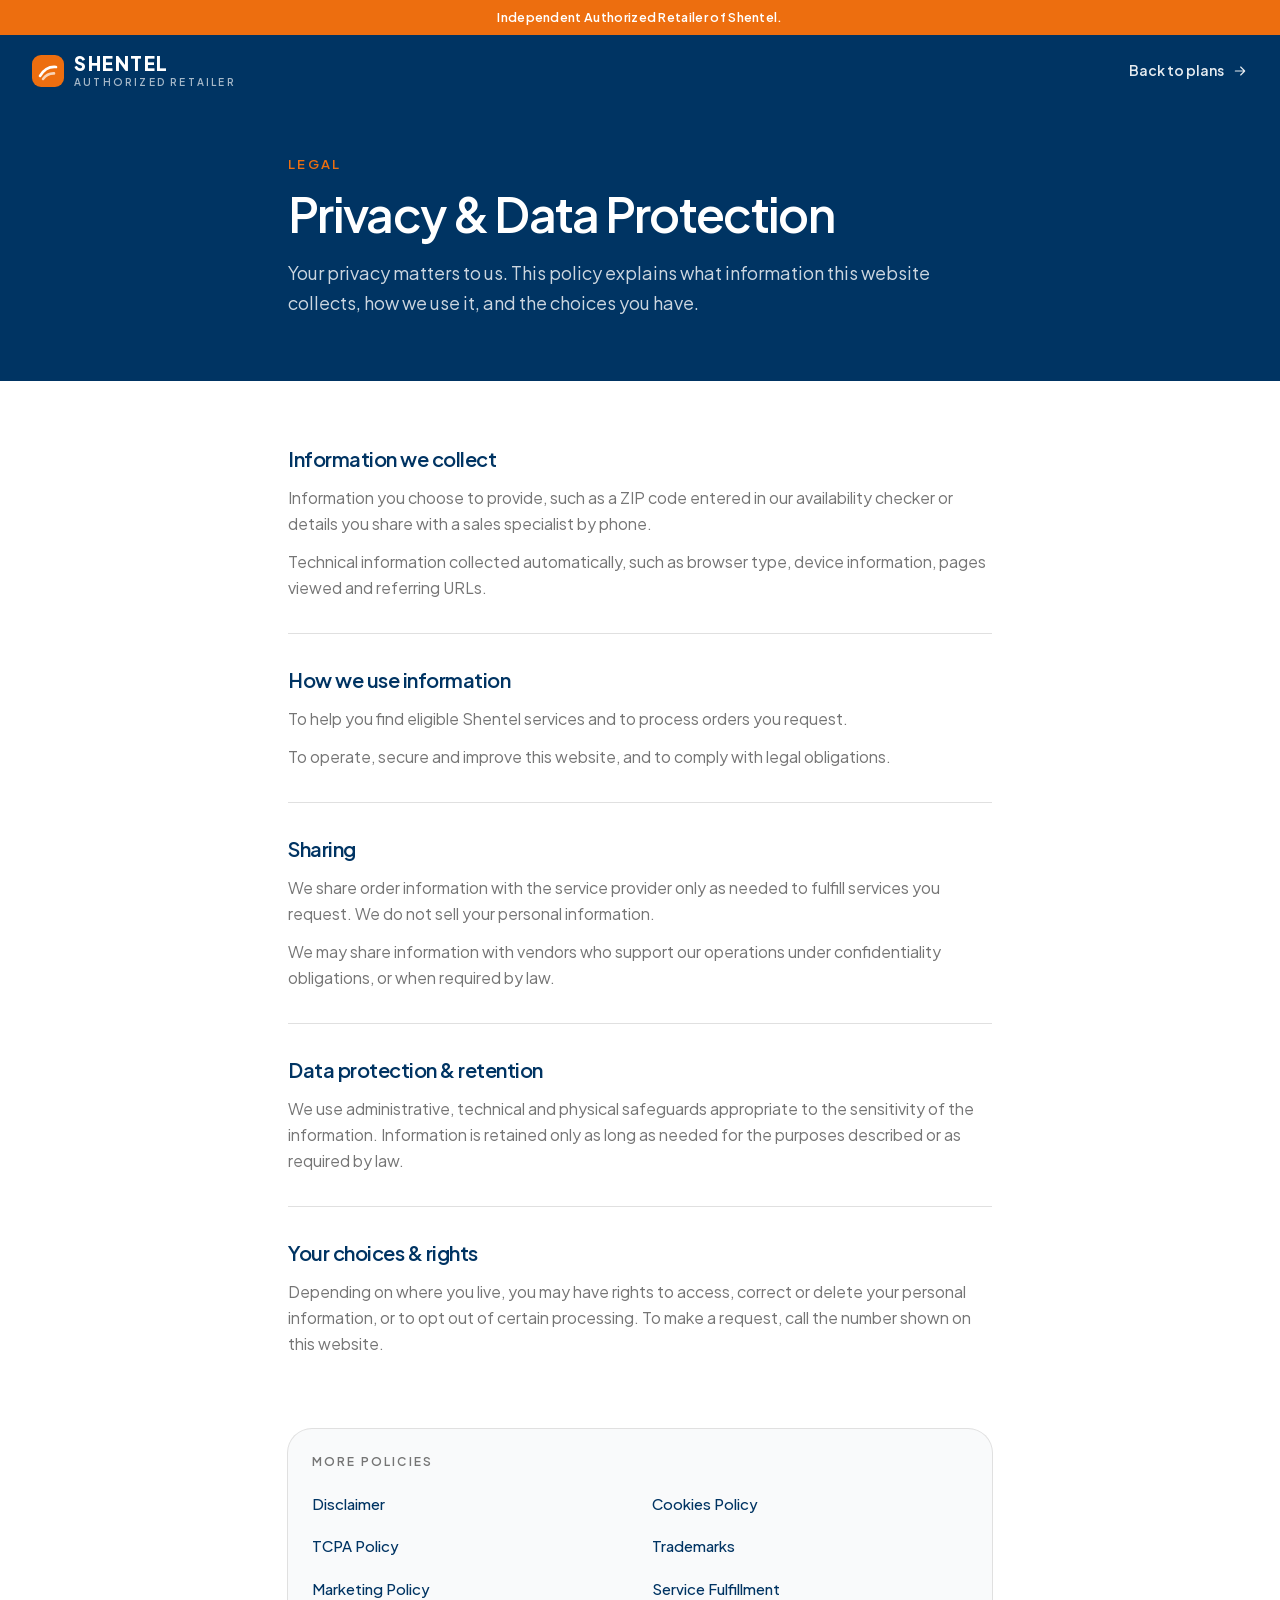
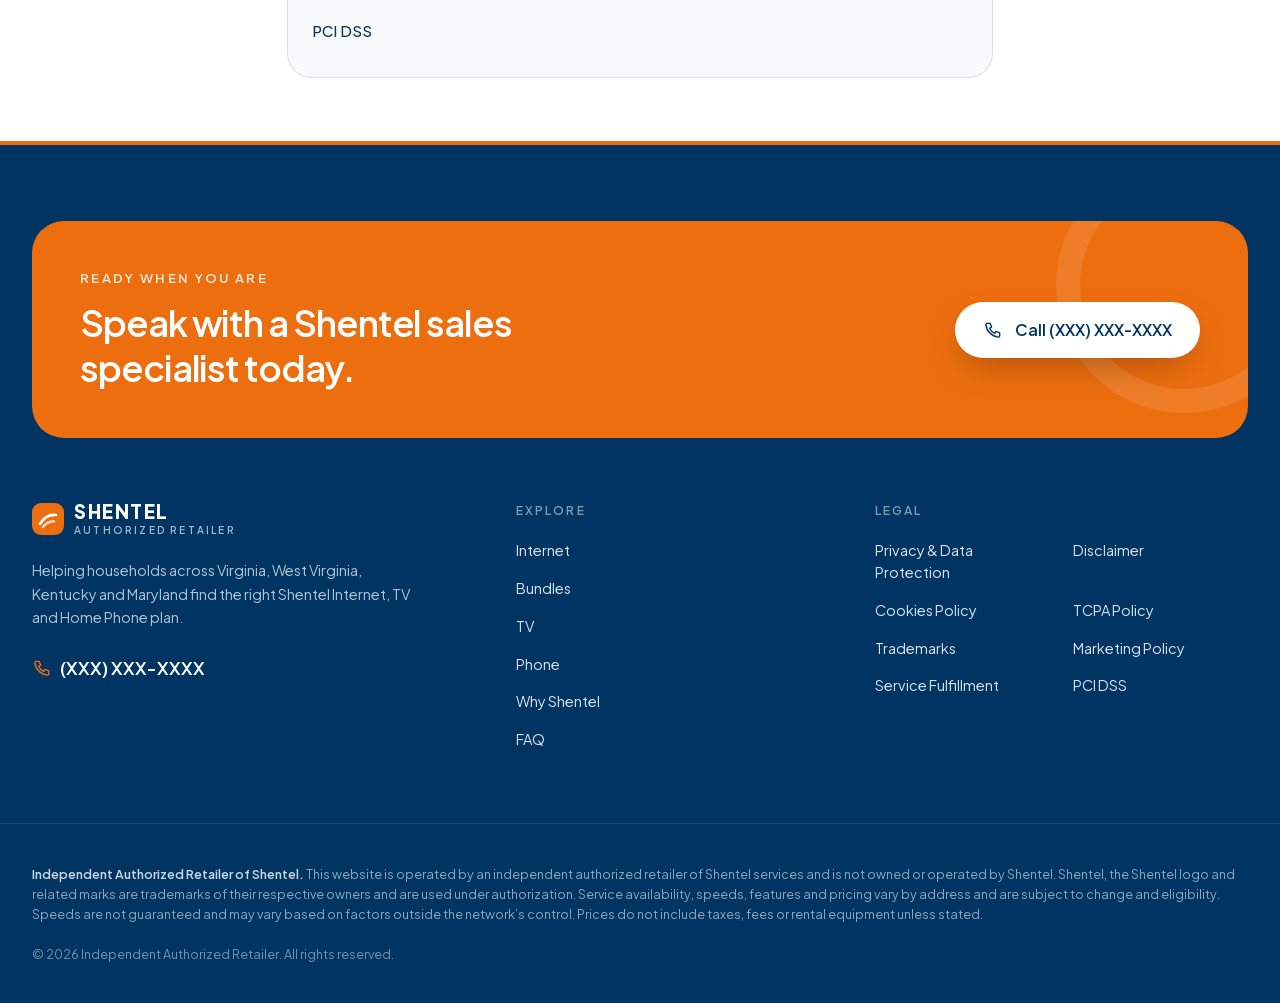
<file: legal/privacy.html>
<!DOCTYPE html><html lang="en" class="plus_jakarta_sans_76f6c662-module__cgTQqG__variable antialiased"><head><meta charSet="utf-8"/><meta name="viewport" content="width=device-width, initial-scale=1"/><link rel="stylesheet" href="../assets/css/styles.css"/><meta name="theme-color" content="#040b18"/><title>Privacy &amp; Data Protection | Shentel Authorized Retailer</title><meta name="description" content="Compare Shentel High-Speed Internet up to 1 Gig, Shentel TV, Home Phone and bundles across Virginia, West Virginia, Kentucky and Maryland. Contract-free plans with multi-year price guarantees."/><link rel="icon" href="../favicon.ico" sizes="256x256" type="image/x-icon"/></head><body class="min-h-full"><div class="relative z-[60] bg-orange text-white"><p class="mx-auto max-w-7xl px-4 py-2 text-center text-[12.5px] font-semibold tracking-wide sm:px-6 lg:px-8">Independent Authorized Retailer of Shentel.</p></div><div class="bg-navy"><header class="mx-auto flex h-[72px] max-w-7xl items-center justify-between px-4 sm:px-6 lg:px-8"><a aria-label="Back to home" class="min-w-0 shrink py-1.5" href="../index.html"><span class="flex items-center gap-2.5"><svg viewBox="0 0 32 32" class="h-7 w-7 shrink-0 min-[380px]:h-8 min-[380px]:w-8" aria-hidden="true"><rect width="32" height="32" rx="9" fill="#ED6E0F"></rect><path d="M8 21c4.5-7.5 11-9.5 16-9" fill="none" stroke="#fff" stroke-width="2.6" stroke-linecap="round"></path><path d="M11 24c3.2-4.4 7.4-5.7 11-5.6" fill="none" stroke="#fff" stroke-width="2.6" stroke-linecap="round" opacity=".7"></path></svg><span class="flex flex-col leading-none"><span class="text-[17px] font-extrabold tracking-[0.08em] min-[380px]:text-[19px] text-white">SHENTEL</span><span class="mt-1 whitespace-nowrap text-[10px] font-semibold uppercase tracking-[0.18em] min-[380px]:tracking-[0.22em] text-white/65">Authorized Retailer</span></span></span></a><a class="inline-flex shrink-0 items-center gap-2 py-3 text-[14px] font-semibold text-white/90 hover:text-white" href="../index.html">Back to plans <svg fill="none" stroke="currentColor" stroke-width="1.7" stroke-linecap="round" stroke-linejoin="round" viewBox="0 0 24 24" aria-hidden="true" class="h-4 w-4"><path d="M5 12h14M13 6l6 6-6 6"></path></svg></a></header><div class="mx-auto max-w-3xl px-4 pb-16 pt-12 sm:px-6 lg:px-8"><p class="text-[13px] font-semibold uppercase tracking-[0.18em] text-orange">Legal</p><h1 class="mt-4 text-4xl font-semibold tracking-[-0.035em] text-white sm:text-5xl">Privacy &amp; Data Protection</h1><p class="mt-5 text-lg leading-relaxed text-white/80">Your privacy matters to us. This policy explains what information this website collects, how we use it, and the choices you have.</p></div></div><main class="bg-white"><article class="mx-auto max-w-3xl px-4 py-16 sm:px-6 lg:px-8"><section class="border-t border-line py-8 first:border-t-0 first:pt-0"><h2 class="text-xl font-semibold tracking-tight text-navy">Information we collect</h2><p class="mt-3 text-[16px] leading-relaxed text-slate">Information you choose to provide, such as a ZIP code entered in our availability checker or details you share with a sales specialist by phone.</p><p class="mt-3 text-[16px] leading-relaxed text-slate">Technical information collected automatically, such as browser type, device information, pages viewed and referring URLs.</p></section><section class="border-t border-line py-8 first:border-t-0 first:pt-0"><h2 class="text-xl font-semibold tracking-tight text-navy">How we use information</h2><p class="mt-3 text-[16px] leading-relaxed text-slate">To help you find eligible Shentel services and to process orders you request.</p><p class="mt-3 text-[16px] leading-relaxed text-slate">To operate, secure and improve this website, and to comply with legal obligations.</p></section><section class="border-t border-line py-8 first:border-t-0 first:pt-0"><h2 class="text-xl font-semibold tracking-tight text-navy">Sharing</h2><p class="mt-3 text-[16px] leading-relaxed text-slate">We share order information with the service provider only as needed to fulfill services you request. We do not sell your personal information.</p><p class="mt-3 text-[16px] leading-relaxed text-slate">We may share information with vendors who support our operations under confidentiality obligations, or when required by law.</p></section><section class="border-t border-line py-8 first:border-t-0 first:pt-0"><h2 class="text-xl font-semibold tracking-tight text-navy">Data protection &amp; retention</h2><p class="mt-3 text-[16px] leading-relaxed text-slate">We use administrative, technical and physical safeguards appropriate to the sensitivity of the information. Information is retained only as long as needed for the purposes described or as required by law.</p></section><section class="border-t border-line py-8 first:border-t-0 first:pt-0"><h2 class="text-xl font-semibold tracking-tight text-navy">Your choices &amp; rights</h2><p class="mt-3 text-[16px] leading-relaxed text-slate">Depending on where you live, you may have rights to access, correct or delete your personal information, or to opt out of certain processing. To make a request, call the number shown on this website.</p></section><nav aria-label="Other legal pages" class="mt-10 rounded-3xl bg-mist p-6 ring-1 ring-line"><p class="text-[12px] font-semibold uppercase tracking-[0.18em] text-slate">More policies</p><ul class="mt-3 grid sm:grid-cols-2 sm:gap-x-6"><li><a class="block py-2.5 text-[15px] font-medium text-navy hover:text-orange" href="../legal/disclaimer.html">Disclaimer</a></li><li><a class="block py-2.5 text-[15px] font-medium text-navy hover:text-orange" href="../legal/cookies.html">Cookies Policy</a></li><li><a class="block py-2.5 text-[15px] font-medium text-navy hover:text-orange" href="../legal/tcpa.html">TCPA Policy</a></li><li><a class="block py-2.5 text-[15px] font-medium text-navy hover:text-orange" href="../legal/trademarks.html">Trademarks</a></li><li><a class="block py-2.5 text-[15px] font-medium text-navy hover:text-orange" href="../legal/marketing.html">Marketing Policy</a></li><li><a class="block py-2.5 text-[15px] font-medium text-navy hover:text-orange" href="../legal/service-fulfillment.html">Service Fulfillment</a></li><li><a class="block py-2.5 text-[15px] font-medium text-navy hover:text-orange" href="../legal/pci-dss.html">PCI DSS</a></li></ul></nav></article></main><footer class="relative overflow-hidden bg-navy text-white"><div aria-hidden="true" class="absolute inset-x-0 top-0 h-1 bg-orange"></div><div class="mx-auto max-w-7xl px-4 pt-20 sm:px-6 lg:px-8"><div class="relative overflow-hidden rounded-[32px] bg-orange p-8 sm:p-12"><div aria-hidden="true" class="absolute -right-16 -top-16 h-64 w-64 rounded-full border-[24px] border-white/10"></div><div class="relative flex flex-col items-start justify-between gap-8 md:flex-row md:items-center"><div><p class="text-[13px] font-semibold uppercase tracking-[0.18em] text-white/85">Ready when you are</p><p class="mt-3 max-w-xl text-3xl font-semibold leading-tight tracking-[-0.03em] text-white sm:text-4xl">Speak with a Shentel sales specialist today.</p></div><a href="tel:+10000000000" data-magnetic="true" class="magnetic inline-flex h-14 shrink-0 items-center gap-3 rounded-full bg-white px-7 text-base font-semibold text-navy shadow-[0_14px_36px_-12px_rgba(0,0,0,0.35)] transition-colors hover:bg-mist"><svg fill="none" stroke="currentColor" stroke-width="1.7" stroke-linecap="round" stroke-linejoin="round" viewBox="0 0 24 24" aria-hidden="true" class="h-5 w-5"><path d="M5 4h3.5l1.8 4.5-2.3 1.4a11 11 0 0 0 6.1 6.1l1.4-2.3L20 15.5V19a1.5 1.5 0 0 1-1.6 1.5A16.5 16.5 0 0 1 3.5 5.6 1.5 1.5 0 0 1 5 4Z"></path></svg>Call <!-- -->(XXX) XXX-XXXX</a></div></div></div><div class="mx-auto grid max-w-7xl gap-12 px-4 py-16 sm:px-6 md:grid-cols-[1.4fr_1fr_1.2fr] lg:px-8"><div><span class="flex items-center gap-2.5"><svg viewBox="0 0 32 32" class="h-7 w-7 shrink-0 min-[380px]:h-8 min-[380px]:w-8" aria-hidden="true"><rect width="32" height="32" rx="9" fill="#ED6E0F"></rect><path d="M8 21c4.5-7.5 11-9.5 16-9" fill="none" stroke="#fff" stroke-width="2.6" stroke-linecap="round"></path><path d="M11 24c3.2-4.4 7.4-5.7 11-5.6" fill="none" stroke="#fff" stroke-width="2.6" stroke-linecap="round" opacity=".7"></path></svg><span class="flex flex-col leading-none"><span class="text-[17px] font-extrabold tracking-[0.08em] min-[380px]:text-[19px] text-white">SHENTEL</span><span class="mt-1 whitespace-nowrap text-[10px] font-semibold uppercase tracking-[0.18em] min-[380px]:tracking-[0.22em] text-white/65">Authorized Retailer</span></span></span><p class="mt-6 max-w-sm text-[14.5px] leading-relaxed text-white/70">Helping households across <!-- -->Virginia, West Virginia, Kentucky<!-- --> and <!-- -->Maryland<!-- --> find the right Shentel Internet, TV and Home Phone plan.</p><a href="tel:+10000000000" class="mt-6 inline-flex items-center gap-2 text-lg font-semibold text-white hover:text-orange"><svg fill="none" stroke="currentColor" stroke-width="1.7" stroke-linecap="round" stroke-linejoin="round" viewBox="0 0 24 24" aria-hidden="true" class="h-5 w-5 text-orange"><path d="M5 4h3.5l1.8 4.5-2.3 1.4a11 11 0 0 0 6.1 6.1l1.4-2.3L20 15.5V19a1.5 1.5 0 0 1-1.6 1.5A16.5 16.5 0 0 1 3.5 5.6 1.5 1.5 0 0 1 5 4Z"></path></svg>(XXX) XXX-XXXX</a></div><nav aria-label="Footer"><p class="text-[12px] font-semibold uppercase tracking-[0.18em] text-white/50">Explore</p><ul class="mt-3 grid text-[14.5px]"><li><a href="../index.html#internet" class="inline-block py-2 text-white/85 transition-colors hover:text-white">Internet</a></li><li><a href="../index.html#bundles" class="inline-block py-2 text-white/85 transition-colors hover:text-white">Bundles</a></li><li><a href="../index.html#tv" class="inline-block py-2 text-white/85 transition-colors hover:text-white">TV</a></li><li><a href="../index.html#phone" class="inline-block py-2 text-white/85 transition-colors hover:text-white">Phone</a></li><li><a href="../index.html#why" class="inline-block py-2 text-white/85 transition-colors hover:text-white">Why Shentel</a></li><li><a href="../index.html#faq" class="inline-block py-2 text-white/85 transition-colors hover:text-white">FAQ</a></li></ul></nav><nav aria-label="Legal"><p class="text-[12px] font-semibold uppercase tracking-[0.18em] text-white/50">Legal</p><ul class="mt-3 grid grid-cols-2 gap-x-6 text-[14.5px]"><li><a class="inline-block py-2 text-white/85 transition-colors hover:text-white" href="../legal/privacy.html">Privacy &amp; Data Protection</a></li><li><a class="inline-block py-2 text-white/85 transition-colors hover:text-white" href="../legal/disclaimer.html">Disclaimer</a></li><li><a class="inline-block py-2 text-white/85 transition-colors hover:text-white" href="../legal/cookies.html">Cookies Policy</a></li><li><a class="inline-block py-2 text-white/85 transition-colors hover:text-white" href="../legal/tcpa.html">TCPA Policy</a></li><li><a class="inline-block py-2 text-white/85 transition-colors hover:text-white" href="../legal/trademarks.html">Trademarks</a></li><li><a class="inline-block py-2 text-white/85 transition-colors hover:text-white" href="../legal/marketing.html">Marketing Policy</a></li><li><a class="inline-block py-2 text-white/85 transition-colors hover:text-white" href="../legal/service-fulfillment.html">Service Fulfillment</a></li><li><a class="inline-block py-2 text-white/85 transition-colors hover:text-white" href="../legal/pci-dss.html">PCI DSS</a></li></ul></nav></div><div class="border-t border-white/10"><div class="mx-auto max-w-7xl px-4 py-10 sm:px-6 lg:px-8"><p class="text-[12.5px] leading-relaxed text-white/55"><span class="font-semibold text-white/80">Independent Authorized Retailer of Shentel.</span> <!-- -->This website is operated by an independent authorized retailer of Shentel services and is not owned or operated by Shentel. Shentel, the Shentel logo and related marks are trademarks of their respective owners and are used under authorization. Service availability, speeds, features and pricing vary by address and are subject to change and eligibility. Speeds are not guaranteed and may vary based on factors outside the network’s control. Prices do not include taxes, fees or rental equipment unless stated.</p><p class="mt-5 text-[12.5px] text-white/45">© <!-- -->2026<!-- --> Independent Authorized Retailer. All rights reserved.</p></div></div></footer><!--$--><!--/$--><script src="../assets/js/lenis.min.js" defer></script><script src="../assets/js/main.js" defer></script></body></html>
</file>
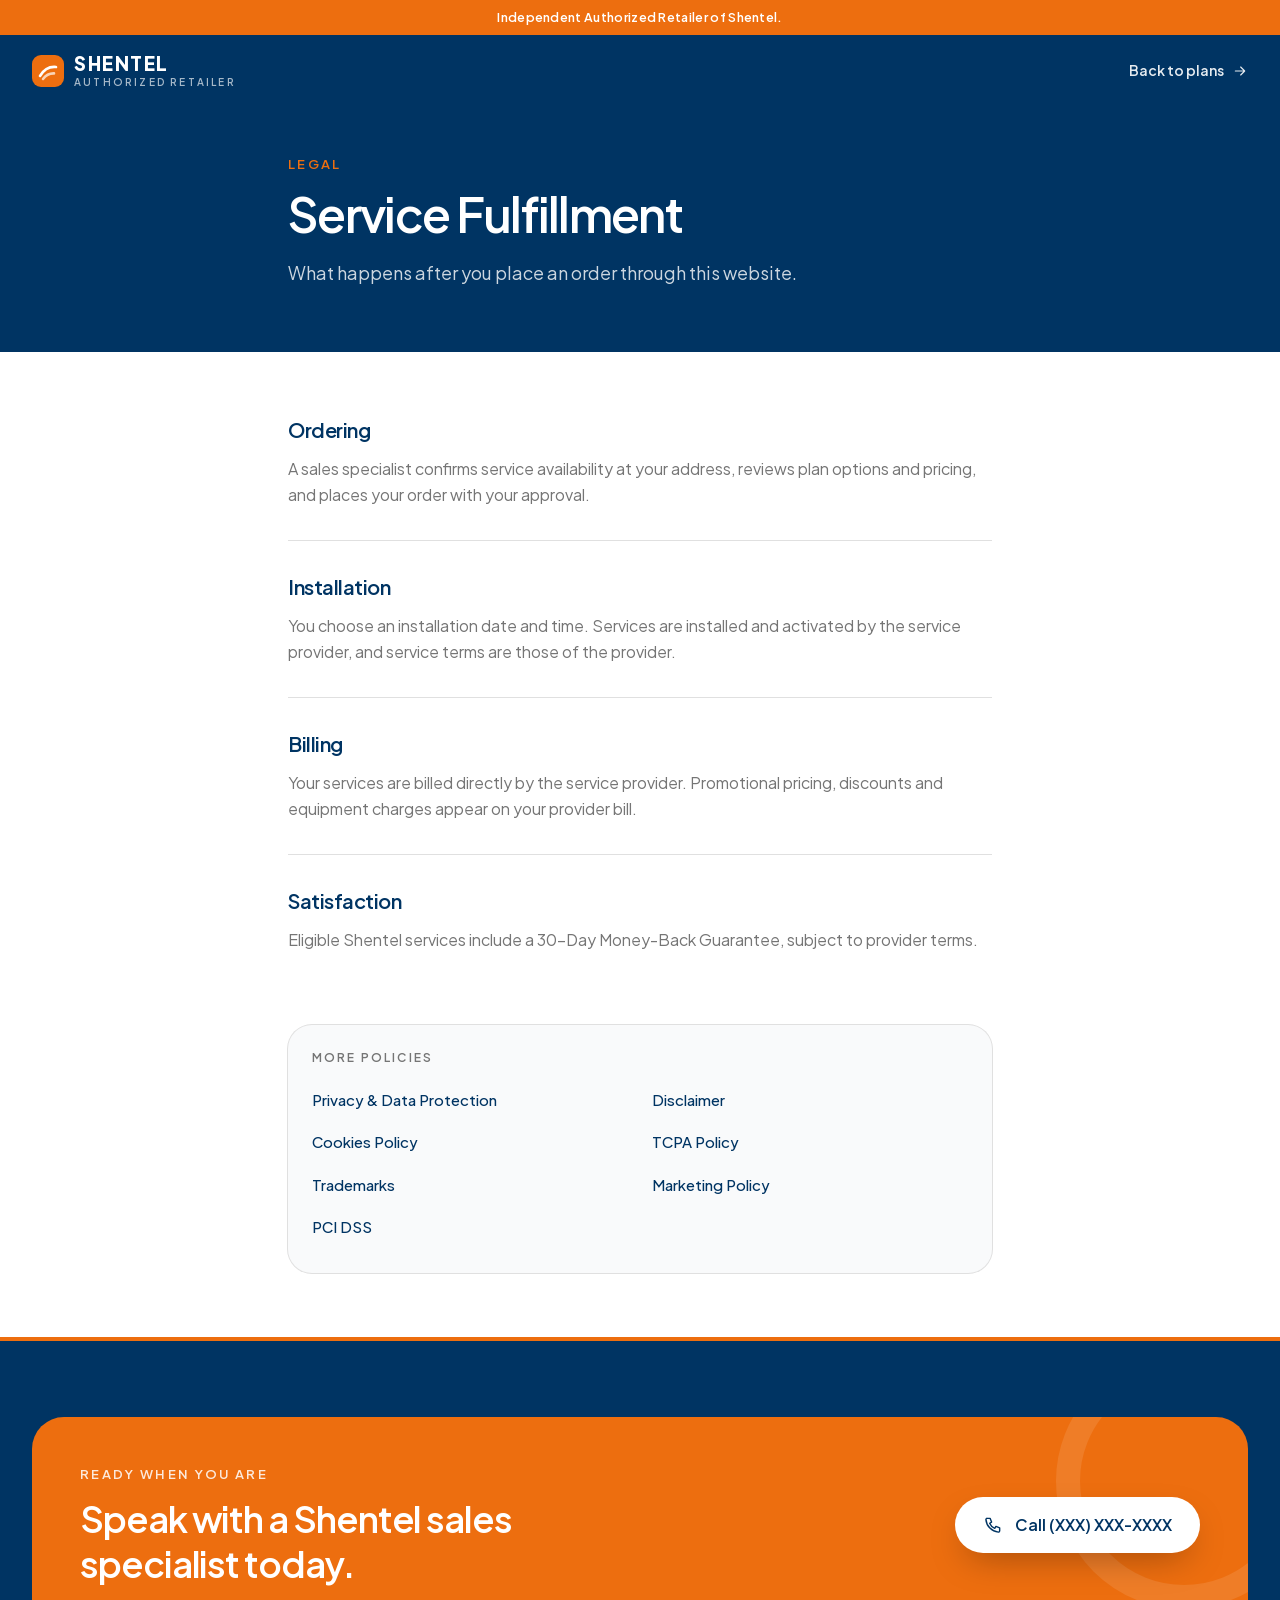
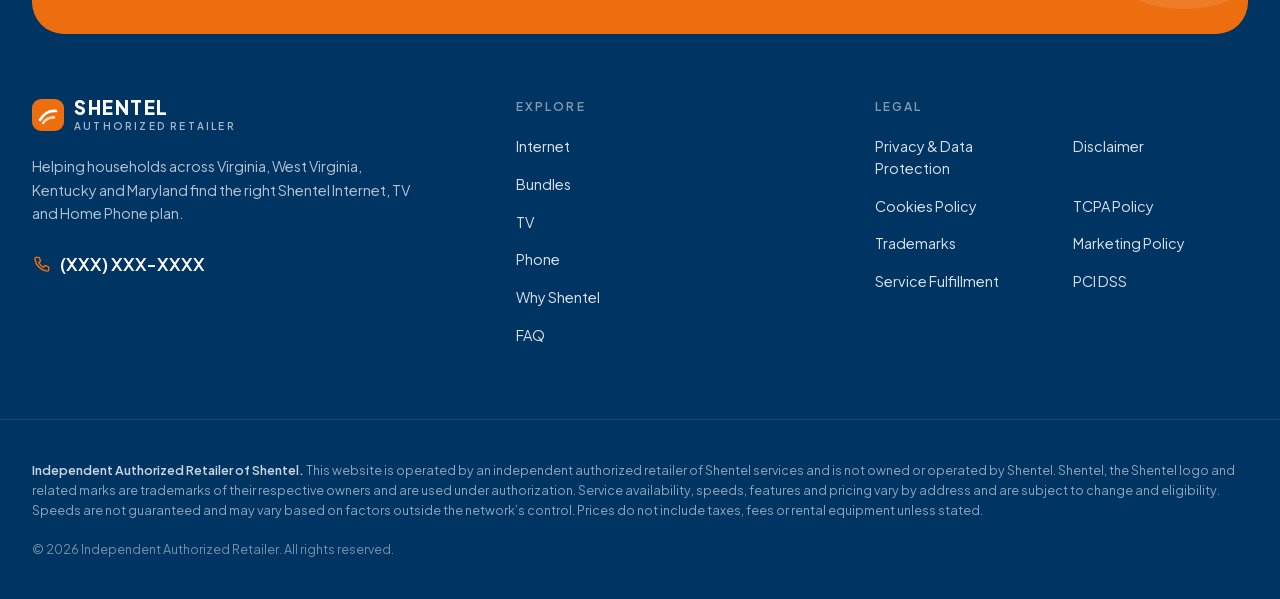
<file: legal/service-fulfillment.html>
<!DOCTYPE html><html lang="en" class="plus_jakarta_sans_76f6c662-module__cgTQqG__variable antialiased"><head><meta charSet="utf-8"/><meta name="viewport" content="width=device-width, initial-scale=1"/><link rel="stylesheet" href="../assets/css/styles.css"/><meta name="theme-color" content="#040b18"/><title>Service Fulfillment | Shentel Authorized Retailer</title><meta name="description" content="Compare Shentel High-Speed Internet up to 1 Gig, Shentel TV, Home Phone and bundles across Virginia, West Virginia, Kentucky and Maryland. Contract-free plans with multi-year price guarantees."/><link rel="icon" href="../favicon.ico" sizes="256x256" type="image/x-icon"/></head><body class="min-h-full"><div class="relative z-[60] bg-orange text-white"><p class="mx-auto max-w-7xl px-4 py-2 text-center text-[12.5px] font-semibold tracking-wide sm:px-6 lg:px-8">Independent Authorized Retailer of Shentel.</p></div><div class="bg-navy"><header class="mx-auto flex h-[72px] max-w-7xl items-center justify-between px-4 sm:px-6 lg:px-8"><a aria-label="Back to home" class="min-w-0 shrink py-1.5" href="../index.html"><span class="flex items-center gap-2.5"><svg viewBox="0 0 32 32" class="h-7 w-7 shrink-0 min-[380px]:h-8 min-[380px]:w-8" aria-hidden="true"><rect width="32" height="32" rx="9" fill="#ED6E0F"></rect><path d="M8 21c4.5-7.5 11-9.5 16-9" fill="none" stroke="#fff" stroke-width="2.6" stroke-linecap="round"></path><path d="M11 24c3.2-4.4 7.4-5.7 11-5.6" fill="none" stroke="#fff" stroke-width="2.6" stroke-linecap="round" opacity=".7"></path></svg><span class="flex flex-col leading-none"><span class="text-[17px] font-extrabold tracking-[0.08em] min-[380px]:text-[19px] text-white">SHENTEL</span><span class="mt-1 whitespace-nowrap text-[10px] font-semibold uppercase tracking-[0.18em] min-[380px]:tracking-[0.22em] text-white/65">Authorized Retailer</span></span></span></a><a class="inline-flex shrink-0 items-center gap-2 py-3 text-[14px] font-semibold text-white/90 hover:text-white" href="../index.html">Back to plans <svg fill="none" stroke="currentColor" stroke-width="1.7" stroke-linecap="round" stroke-linejoin="round" viewBox="0 0 24 24" aria-hidden="true" class="h-4 w-4"><path d="M5 12h14M13 6l6 6-6 6"></path></svg></a></header><div class="mx-auto max-w-3xl px-4 pb-16 pt-12 sm:px-6 lg:px-8"><p class="text-[13px] font-semibold uppercase tracking-[0.18em] text-orange">Legal</p><h1 class="mt-4 text-4xl font-semibold tracking-[-0.035em] text-white sm:text-5xl">Service Fulfillment</h1><p class="mt-5 text-lg leading-relaxed text-white/80">What happens after you place an order through this website.</p></div></div><main class="bg-white"><article class="mx-auto max-w-3xl px-4 py-16 sm:px-6 lg:px-8"><section class="border-t border-line py-8 first:border-t-0 first:pt-0"><h2 class="text-xl font-semibold tracking-tight text-navy">Ordering</h2><p class="mt-3 text-[16px] leading-relaxed text-slate">A sales specialist confirms service availability at your address, reviews plan options and pricing, and places your order with your approval.</p></section><section class="border-t border-line py-8 first:border-t-0 first:pt-0"><h2 class="text-xl font-semibold tracking-tight text-navy">Installation</h2><p class="mt-3 text-[16px] leading-relaxed text-slate">You choose an installation date and time. Services are installed and activated by the service provider, and service terms are those of the provider.</p></section><section class="border-t border-line py-8 first:border-t-0 first:pt-0"><h2 class="text-xl font-semibold tracking-tight text-navy">Billing</h2><p class="mt-3 text-[16px] leading-relaxed text-slate">Your services are billed directly by the service provider. Promotional pricing, discounts and equipment charges appear on your provider bill.</p></section><section class="border-t border-line py-8 first:border-t-0 first:pt-0"><h2 class="text-xl font-semibold tracking-tight text-navy">Satisfaction</h2><p class="mt-3 text-[16px] leading-relaxed text-slate">Eligible Shentel services include a 30-Day Money-Back Guarantee, subject to provider terms.</p></section><nav aria-label="Other legal pages" class="mt-10 rounded-3xl bg-mist p-6 ring-1 ring-line"><p class="text-[12px] font-semibold uppercase tracking-[0.18em] text-slate">More policies</p><ul class="mt-3 grid sm:grid-cols-2 sm:gap-x-6"><li><a class="block py-2.5 text-[15px] font-medium text-navy hover:text-orange" href="../legal/privacy.html">Privacy &amp; Data Protection</a></li><li><a class="block py-2.5 text-[15px] font-medium text-navy hover:text-orange" href="../legal/disclaimer.html">Disclaimer</a></li><li><a class="block py-2.5 text-[15px] font-medium text-navy hover:text-orange" href="../legal/cookies.html">Cookies Policy</a></li><li><a class="block py-2.5 text-[15px] font-medium text-navy hover:text-orange" href="../legal/tcpa.html">TCPA Policy</a></li><li><a class="block py-2.5 text-[15px] font-medium text-navy hover:text-orange" href="../legal/trademarks.html">Trademarks</a></li><li><a class="block py-2.5 text-[15px] font-medium text-navy hover:text-orange" href="../legal/marketing.html">Marketing Policy</a></li><li><a class="block py-2.5 text-[15px] font-medium text-navy hover:text-orange" href="../legal/pci-dss.html">PCI DSS</a></li></ul></nav></article></main><footer class="relative overflow-hidden bg-navy text-white"><div aria-hidden="true" class="absolute inset-x-0 top-0 h-1 bg-orange"></div><div class="mx-auto max-w-7xl px-4 pt-20 sm:px-6 lg:px-8"><div class="relative overflow-hidden rounded-[32px] bg-orange p-8 sm:p-12"><div aria-hidden="true" class="absolute -right-16 -top-16 h-64 w-64 rounded-full border-[24px] border-white/10"></div><div class="relative flex flex-col items-start justify-between gap-8 md:flex-row md:items-center"><div><p class="text-[13px] font-semibold uppercase tracking-[0.18em] text-white/85">Ready when you are</p><p class="mt-3 max-w-xl text-3xl font-semibold leading-tight tracking-[-0.03em] text-white sm:text-4xl">Speak with a Shentel sales specialist today.</p></div><a href="tel:+10000000000" data-magnetic="true" class="magnetic inline-flex h-14 shrink-0 items-center gap-3 rounded-full bg-white px-7 text-base font-semibold text-navy shadow-[0_14px_36px_-12px_rgba(0,0,0,0.35)] transition-colors hover:bg-mist"><svg fill="none" stroke="currentColor" stroke-width="1.7" stroke-linecap="round" stroke-linejoin="round" viewBox="0 0 24 24" aria-hidden="true" class="h-5 w-5"><path d="M5 4h3.5l1.8 4.5-2.3 1.4a11 11 0 0 0 6.1 6.1l1.4-2.3L20 15.5V19a1.5 1.5 0 0 1-1.6 1.5A16.5 16.5 0 0 1 3.5 5.6 1.5 1.5 0 0 1 5 4Z"></path></svg>Call <!-- -->(XXX) XXX-XXXX</a></div></div></div><div class="mx-auto grid max-w-7xl gap-12 px-4 py-16 sm:px-6 md:grid-cols-[1.4fr_1fr_1.2fr] lg:px-8"><div><span class="flex items-center gap-2.5"><svg viewBox="0 0 32 32" class="h-7 w-7 shrink-0 min-[380px]:h-8 min-[380px]:w-8" aria-hidden="true"><rect width="32" height="32" rx="9" fill="#ED6E0F"></rect><path d="M8 21c4.5-7.5 11-9.5 16-9" fill="none" stroke="#fff" stroke-width="2.6" stroke-linecap="round"></path><path d="M11 24c3.2-4.4 7.4-5.7 11-5.6" fill="none" stroke="#fff" stroke-width="2.6" stroke-linecap="round" opacity=".7"></path></svg><span class="flex flex-col leading-none"><span class="text-[17px] font-extrabold tracking-[0.08em] min-[380px]:text-[19px] text-white">SHENTEL</span><span class="mt-1 whitespace-nowrap text-[10px] font-semibold uppercase tracking-[0.18em] min-[380px]:tracking-[0.22em] text-white/65">Authorized Retailer</span></span></span><p class="mt-6 max-w-sm text-[14.5px] leading-relaxed text-white/70">Helping households across <!-- -->Virginia, West Virginia, Kentucky<!-- --> and <!-- -->Maryland<!-- --> find the right Shentel Internet, TV and Home Phone plan.</p><a href="tel:+10000000000" class="mt-6 inline-flex items-center gap-2 text-lg font-semibold text-white hover:text-orange"><svg fill="none" stroke="currentColor" stroke-width="1.7" stroke-linecap="round" stroke-linejoin="round" viewBox="0 0 24 24" aria-hidden="true" class="h-5 w-5 text-orange"><path d="M5 4h3.5l1.8 4.5-2.3 1.4a11 11 0 0 0 6.1 6.1l1.4-2.3L20 15.5V19a1.5 1.5 0 0 1-1.6 1.5A16.5 16.5 0 0 1 3.5 5.6 1.5 1.5 0 0 1 5 4Z"></path></svg>(XXX) XXX-XXXX</a></div><nav aria-label="Footer"><p class="text-[12px] font-semibold uppercase tracking-[0.18em] text-white/50">Explore</p><ul class="mt-3 grid text-[14.5px]"><li><a href="../index.html#internet" class="inline-block py-2 text-white/85 transition-colors hover:text-white">Internet</a></li><li><a href="../index.html#bundles" class="inline-block py-2 text-white/85 transition-colors hover:text-white">Bundles</a></li><li><a href="../index.html#tv" class="inline-block py-2 text-white/85 transition-colors hover:text-white">TV</a></li><li><a href="../index.html#phone" class="inline-block py-2 text-white/85 transition-colors hover:text-white">Phone</a></li><li><a href="../index.html#why" class="inline-block py-2 text-white/85 transition-colors hover:text-white">Why Shentel</a></li><li><a href="../index.html#faq" class="inline-block py-2 text-white/85 transition-colors hover:text-white">FAQ</a></li></ul></nav><nav aria-label="Legal"><p class="text-[12px] font-semibold uppercase tracking-[0.18em] text-white/50">Legal</p><ul class="mt-3 grid grid-cols-2 gap-x-6 text-[14.5px]"><li><a class="inline-block py-2 text-white/85 transition-colors hover:text-white" href="../legal/privacy.html">Privacy &amp; Data Protection</a></li><li><a class="inline-block py-2 text-white/85 transition-colors hover:text-white" href="../legal/disclaimer.html">Disclaimer</a></li><li><a class="inline-block py-2 text-white/85 transition-colors hover:text-white" href="../legal/cookies.html">Cookies Policy</a></li><li><a class="inline-block py-2 text-white/85 transition-colors hover:text-white" href="../legal/tcpa.html">TCPA Policy</a></li><li><a class="inline-block py-2 text-white/85 transition-colors hover:text-white" href="../legal/trademarks.html">Trademarks</a></li><li><a class="inline-block py-2 text-white/85 transition-colors hover:text-white" href="../legal/marketing.html">Marketing Policy</a></li><li><a class="inline-block py-2 text-white/85 transition-colors hover:text-white" href="../legal/service-fulfillment.html">Service Fulfillment</a></li><li><a class="inline-block py-2 text-white/85 transition-colors hover:text-white" href="../legal/pci-dss.html">PCI DSS</a></li></ul></nav></div><div class="border-t border-white/10"><div class="mx-auto max-w-7xl px-4 py-10 sm:px-6 lg:px-8"><p class="text-[12.5px] leading-relaxed text-white/55"><span class="font-semibold text-white/80">Independent Authorized Retailer of Shentel.</span> <!-- -->This website is operated by an independent authorized retailer of Shentel services and is not owned or operated by Shentel. Shentel, the Shentel logo and related marks are trademarks of their respective owners and are used under authorization. Service availability, speeds, features and pricing vary by address and are subject to change and eligibility. Speeds are not guaranteed and may vary based on factors outside the network’s control. Prices do not include taxes, fees or rental equipment unless stated.</p><p class="mt-5 text-[12.5px] text-white/45">© <!-- -->2026<!-- --> Independent Authorized Retailer. All rights reserved.</p></div></div></footer><!--$--><!--/$--><script src="../assets/js/lenis.min.js" defer></script><script src="../assets/js/main.js" defer></script></body></html>
</file>
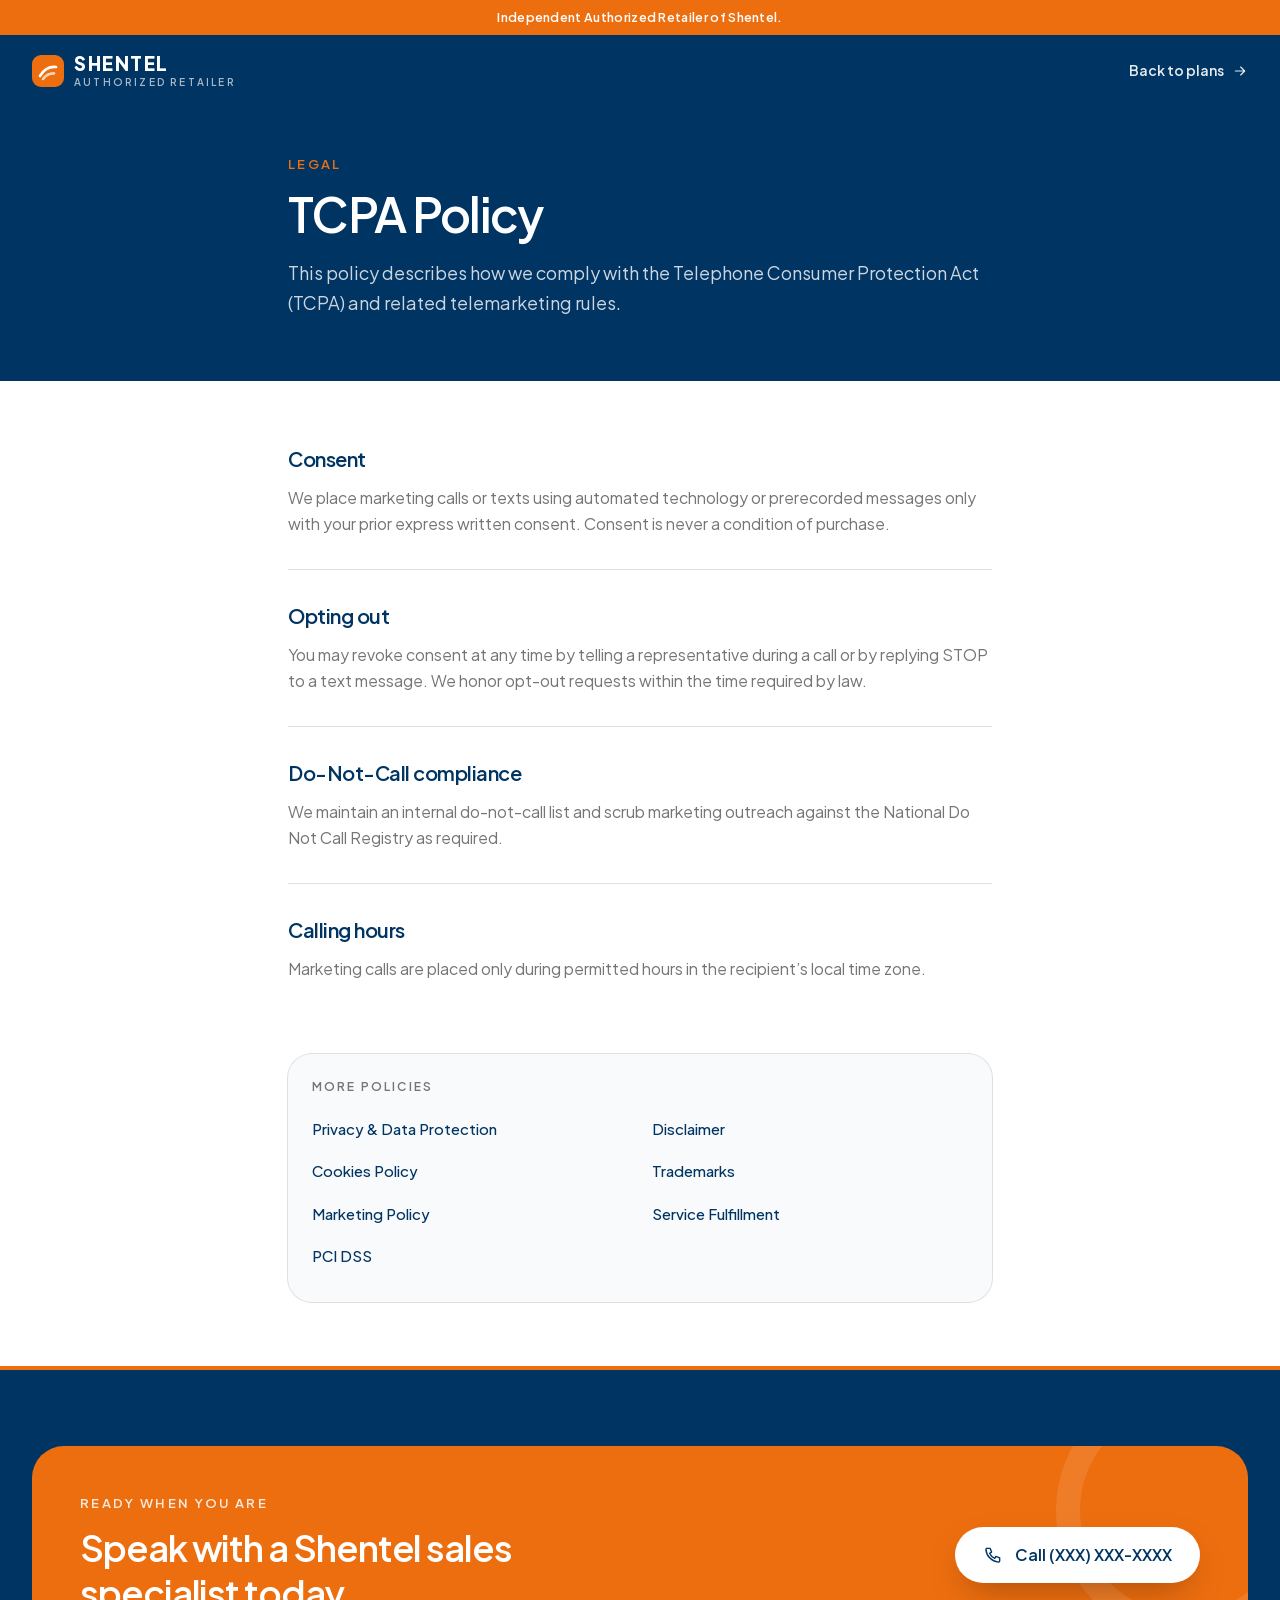
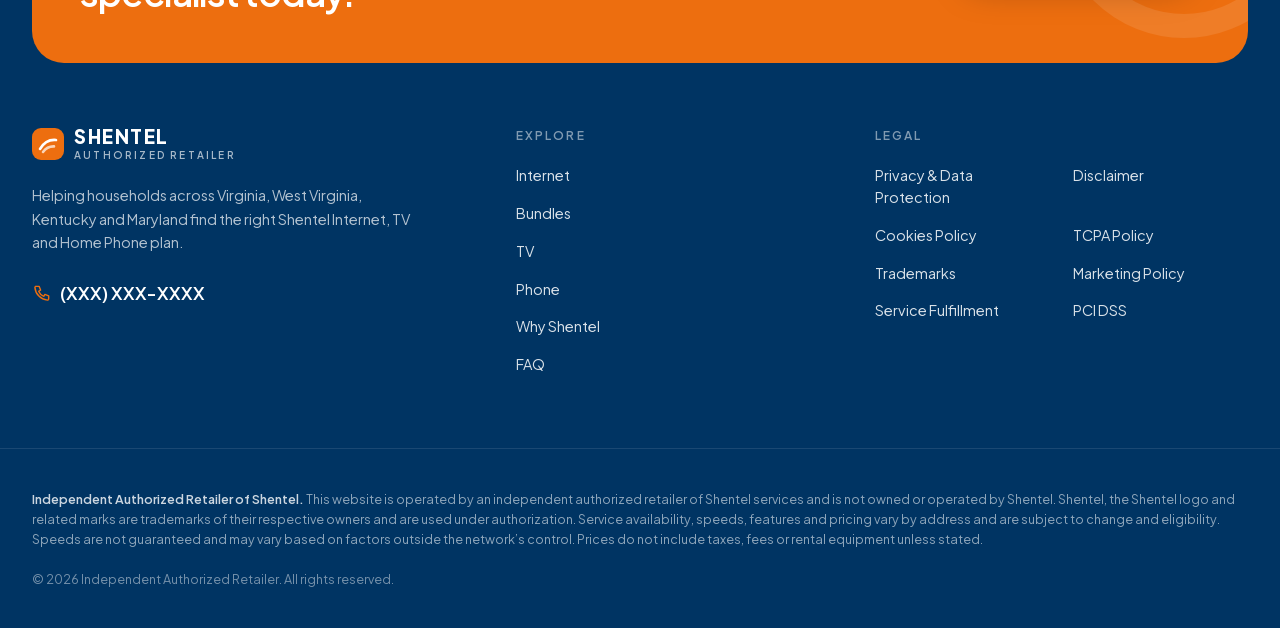
<file: legal/tcpa.html>
<!DOCTYPE html><html lang="en" class="plus_jakarta_sans_76f6c662-module__cgTQqG__variable antialiased"><head><meta charSet="utf-8"/><meta name="viewport" content="width=device-width, initial-scale=1"/><link rel="stylesheet" href="../assets/css/styles.css"/><meta name="theme-color" content="#040b18"/><title>TCPA Policy | Shentel Authorized Retailer</title><meta name="description" content="Compare Shentel High-Speed Internet up to 1 Gig, Shentel TV, Home Phone and bundles across Virginia, West Virginia, Kentucky and Maryland. Contract-free plans with multi-year price guarantees."/><link rel="icon" href="../favicon.ico" sizes="256x256" type="image/x-icon"/></head><body class="min-h-full"><div class="relative z-[60] bg-orange text-white"><p class="mx-auto max-w-7xl px-4 py-2 text-center text-[12.5px] font-semibold tracking-wide sm:px-6 lg:px-8">Independent Authorized Retailer of Shentel.</p></div><div class="bg-navy"><header class="mx-auto flex h-[72px] max-w-7xl items-center justify-between px-4 sm:px-6 lg:px-8"><a aria-label="Back to home" class="min-w-0 shrink py-1.5" href="../index.html"><span class="flex items-center gap-2.5"><svg viewBox="0 0 32 32" class="h-7 w-7 shrink-0 min-[380px]:h-8 min-[380px]:w-8" aria-hidden="true"><rect width="32" height="32" rx="9" fill="#ED6E0F"></rect><path d="M8 21c4.5-7.5 11-9.5 16-9" fill="none" stroke="#fff" stroke-width="2.6" stroke-linecap="round"></path><path d="M11 24c3.2-4.4 7.4-5.7 11-5.6" fill="none" stroke="#fff" stroke-width="2.6" stroke-linecap="round" opacity=".7"></path></svg><span class="flex flex-col leading-none"><span class="text-[17px] font-extrabold tracking-[0.08em] min-[380px]:text-[19px] text-white">SHENTEL</span><span class="mt-1 whitespace-nowrap text-[10px] font-semibold uppercase tracking-[0.18em] min-[380px]:tracking-[0.22em] text-white/65">Authorized Retailer</span></span></span></a><a class="inline-flex shrink-0 items-center gap-2 py-3 text-[14px] font-semibold text-white/90 hover:text-white" href="../index.html">Back to plans <svg fill="none" stroke="currentColor" stroke-width="1.7" stroke-linecap="round" stroke-linejoin="round" viewBox="0 0 24 24" aria-hidden="true" class="h-4 w-4"><path d="M5 12h14M13 6l6 6-6 6"></path></svg></a></header><div class="mx-auto max-w-3xl px-4 pb-16 pt-12 sm:px-6 lg:px-8"><p class="text-[13px] font-semibold uppercase tracking-[0.18em] text-orange">Legal</p><h1 class="mt-4 text-4xl font-semibold tracking-[-0.035em] text-white sm:text-5xl">TCPA Policy</h1><p class="mt-5 text-lg leading-relaxed text-white/80">This policy describes how we comply with the Telephone Consumer Protection Act (TCPA) and related telemarketing rules.</p></div></div><main class="bg-white"><article class="mx-auto max-w-3xl px-4 py-16 sm:px-6 lg:px-8"><section class="border-t border-line py-8 first:border-t-0 first:pt-0"><h2 class="text-xl font-semibold tracking-tight text-navy">Consent</h2><p class="mt-3 text-[16px] leading-relaxed text-slate">We place marketing calls or texts using automated technology or prerecorded messages only with your prior express written consent. Consent is never a condition of purchase.</p></section><section class="border-t border-line py-8 first:border-t-0 first:pt-0"><h2 class="text-xl font-semibold tracking-tight text-navy">Opting out</h2><p class="mt-3 text-[16px] leading-relaxed text-slate">You may revoke consent at any time by telling a representative during a call or by replying STOP to a text message. We honor opt-out requests within the time required by law.</p></section><section class="border-t border-line py-8 first:border-t-0 first:pt-0"><h2 class="text-xl font-semibold tracking-tight text-navy">Do-Not-Call compliance</h2><p class="mt-3 text-[16px] leading-relaxed text-slate">We maintain an internal do-not-call list and scrub marketing outreach against the National Do Not Call Registry as required.</p></section><section class="border-t border-line py-8 first:border-t-0 first:pt-0"><h2 class="text-xl font-semibold tracking-tight text-navy">Calling hours</h2><p class="mt-3 text-[16px] leading-relaxed text-slate">Marketing calls are placed only during permitted hours in the recipient’s local time zone.</p></section><nav aria-label="Other legal pages" class="mt-10 rounded-3xl bg-mist p-6 ring-1 ring-line"><p class="text-[12px] font-semibold uppercase tracking-[0.18em] text-slate">More policies</p><ul class="mt-3 grid sm:grid-cols-2 sm:gap-x-6"><li><a class="block py-2.5 text-[15px] font-medium text-navy hover:text-orange" href="../legal/privacy.html">Privacy &amp; Data Protection</a></li><li><a class="block py-2.5 text-[15px] font-medium text-navy hover:text-orange" href="../legal/disclaimer.html">Disclaimer</a></li><li><a class="block py-2.5 text-[15px] font-medium text-navy hover:text-orange" href="../legal/cookies.html">Cookies Policy</a></li><li><a class="block py-2.5 text-[15px] font-medium text-navy hover:text-orange" href="../legal/trademarks.html">Trademarks</a></li><li><a class="block py-2.5 text-[15px] font-medium text-navy hover:text-orange" href="../legal/marketing.html">Marketing Policy</a></li><li><a class="block py-2.5 text-[15px] font-medium text-navy hover:text-orange" href="../legal/service-fulfillment.html">Service Fulfillment</a></li><li><a class="block py-2.5 text-[15px] font-medium text-navy hover:text-orange" href="../legal/pci-dss.html">PCI DSS</a></li></ul></nav></article></main><footer class="relative overflow-hidden bg-navy text-white"><div aria-hidden="true" class="absolute inset-x-0 top-0 h-1 bg-orange"></div><div class="mx-auto max-w-7xl px-4 pt-20 sm:px-6 lg:px-8"><div class="relative overflow-hidden rounded-[32px] bg-orange p-8 sm:p-12"><div aria-hidden="true" class="absolute -right-16 -top-16 h-64 w-64 rounded-full border-[24px] border-white/10"></div><div class="relative flex flex-col items-start justify-between gap-8 md:flex-row md:items-center"><div><p class="text-[13px] font-semibold uppercase tracking-[0.18em] text-white/85">Ready when you are</p><p class="mt-3 max-w-xl text-3xl font-semibold leading-tight tracking-[-0.03em] text-white sm:text-4xl">Speak with a Shentel sales specialist today.</p></div><a href="tel:+10000000000" data-magnetic="true" class="magnetic inline-flex h-14 shrink-0 items-center gap-3 rounded-full bg-white px-7 text-base font-semibold text-navy shadow-[0_14px_36px_-12px_rgba(0,0,0,0.35)] transition-colors hover:bg-mist"><svg fill="none" stroke="currentColor" stroke-width="1.7" stroke-linecap="round" stroke-linejoin="round" viewBox="0 0 24 24" aria-hidden="true" class="h-5 w-5"><path d="M5 4h3.5l1.8 4.5-2.3 1.4a11 11 0 0 0 6.1 6.1l1.4-2.3L20 15.5V19a1.5 1.5 0 0 1-1.6 1.5A16.5 16.5 0 0 1 3.5 5.6 1.5 1.5 0 0 1 5 4Z"></path></svg>Call <!-- -->(XXX) XXX-XXXX</a></div></div></div><div class="mx-auto grid max-w-7xl gap-12 px-4 py-16 sm:px-6 md:grid-cols-[1.4fr_1fr_1.2fr] lg:px-8"><div><span class="flex items-center gap-2.5"><svg viewBox="0 0 32 32" class="h-7 w-7 shrink-0 min-[380px]:h-8 min-[380px]:w-8" aria-hidden="true"><rect width="32" height="32" rx="9" fill="#ED6E0F"></rect><path d="M8 21c4.5-7.5 11-9.5 16-9" fill="none" stroke="#fff" stroke-width="2.6" stroke-linecap="round"></path><path d="M11 24c3.2-4.4 7.4-5.7 11-5.6" fill="none" stroke="#fff" stroke-width="2.6" stroke-linecap="round" opacity=".7"></path></svg><span class="flex flex-col leading-none"><span class="text-[17px] font-extrabold tracking-[0.08em] min-[380px]:text-[19px] text-white">SHENTEL</span><span class="mt-1 whitespace-nowrap text-[10px] font-semibold uppercase tracking-[0.18em] min-[380px]:tracking-[0.22em] text-white/65">Authorized Retailer</span></span></span><p class="mt-6 max-w-sm text-[14.5px] leading-relaxed text-white/70">Helping households across <!-- -->Virginia, West Virginia, Kentucky<!-- --> and <!-- -->Maryland<!-- --> find the right Shentel Internet, TV and Home Phone plan.</p><a href="tel:+10000000000" class="mt-6 inline-flex items-center gap-2 text-lg font-semibold text-white hover:text-orange"><svg fill="none" stroke="currentColor" stroke-width="1.7" stroke-linecap="round" stroke-linejoin="round" viewBox="0 0 24 24" aria-hidden="true" class="h-5 w-5 text-orange"><path d="M5 4h3.5l1.8 4.5-2.3 1.4a11 11 0 0 0 6.1 6.1l1.4-2.3L20 15.5V19a1.5 1.5 0 0 1-1.6 1.5A16.5 16.5 0 0 1 3.5 5.6 1.5 1.5 0 0 1 5 4Z"></path></svg>(XXX) XXX-XXXX</a></div><nav aria-label="Footer"><p class="text-[12px] font-semibold uppercase tracking-[0.18em] text-white/50">Explore</p><ul class="mt-3 grid text-[14.5px]"><li><a href="../index.html#internet" class="inline-block py-2 text-white/85 transition-colors hover:text-white">Internet</a></li><li><a href="../index.html#bundles" class="inline-block py-2 text-white/85 transition-colors hover:text-white">Bundles</a></li><li><a href="../index.html#tv" class="inline-block py-2 text-white/85 transition-colors hover:text-white">TV</a></li><li><a href="../index.html#phone" class="inline-block py-2 text-white/85 transition-colors hover:text-white">Phone</a></li><li><a href="../index.html#why" class="inline-block py-2 text-white/85 transition-colors hover:text-white">Why Shentel</a></li><li><a href="../index.html#faq" class="inline-block py-2 text-white/85 transition-colors hover:text-white">FAQ</a></li></ul></nav><nav aria-label="Legal"><p class="text-[12px] font-semibold uppercase tracking-[0.18em] text-white/50">Legal</p><ul class="mt-3 grid grid-cols-2 gap-x-6 text-[14.5px]"><li><a class="inline-block py-2 text-white/85 transition-colors hover:text-white" href="../legal/privacy.html">Privacy &amp; Data Protection</a></li><li><a class="inline-block py-2 text-white/85 transition-colors hover:text-white" href="../legal/disclaimer.html">Disclaimer</a></li><li><a class="inline-block py-2 text-white/85 transition-colors hover:text-white" href="../legal/cookies.html">Cookies Policy</a></li><li><a class="inline-block py-2 text-white/85 transition-colors hover:text-white" href="../legal/tcpa.html">TCPA Policy</a></li><li><a class="inline-block py-2 text-white/85 transition-colors hover:text-white" href="../legal/trademarks.html">Trademarks</a></li><li><a class="inline-block py-2 text-white/85 transition-colors hover:text-white" href="../legal/marketing.html">Marketing Policy</a></li><li><a class="inline-block py-2 text-white/85 transition-colors hover:text-white" href="../legal/service-fulfillment.html">Service Fulfillment</a></li><li><a class="inline-block py-2 text-white/85 transition-colors hover:text-white" href="../legal/pci-dss.html">PCI DSS</a></li></ul></nav></div><div class="border-t border-white/10"><div class="mx-auto max-w-7xl px-4 py-10 sm:px-6 lg:px-8"><p class="text-[12.5px] leading-relaxed text-white/55"><span class="font-semibold text-white/80">Independent Authorized Retailer of Shentel.</span> <!-- -->This website is operated by an independent authorized retailer of Shentel services and is not owned or operated by Shentel. Shentel, the Shentel logo and related marks are trademarks of their respective owners and are used under authorization. Service availability, speeds, features and pricing vary by address and are subject to change and eligibility. Speeds are not guaranteed and may vary based on factors outside the network’s control. Prices do not include taxes, fees or rental equipment unless stated.</p><p class="mt-5 text-[12.5px] text-white/45">© <!-- -->2026<!-- --> Independent Authorized Retailer. All rights reserved.</p></div></div></footer><!--$--><!--/$--><script src="../assets/js/lenis.min.js" defer></script><script src="../assets/js/main.js" defer></script></body></html>
</file>
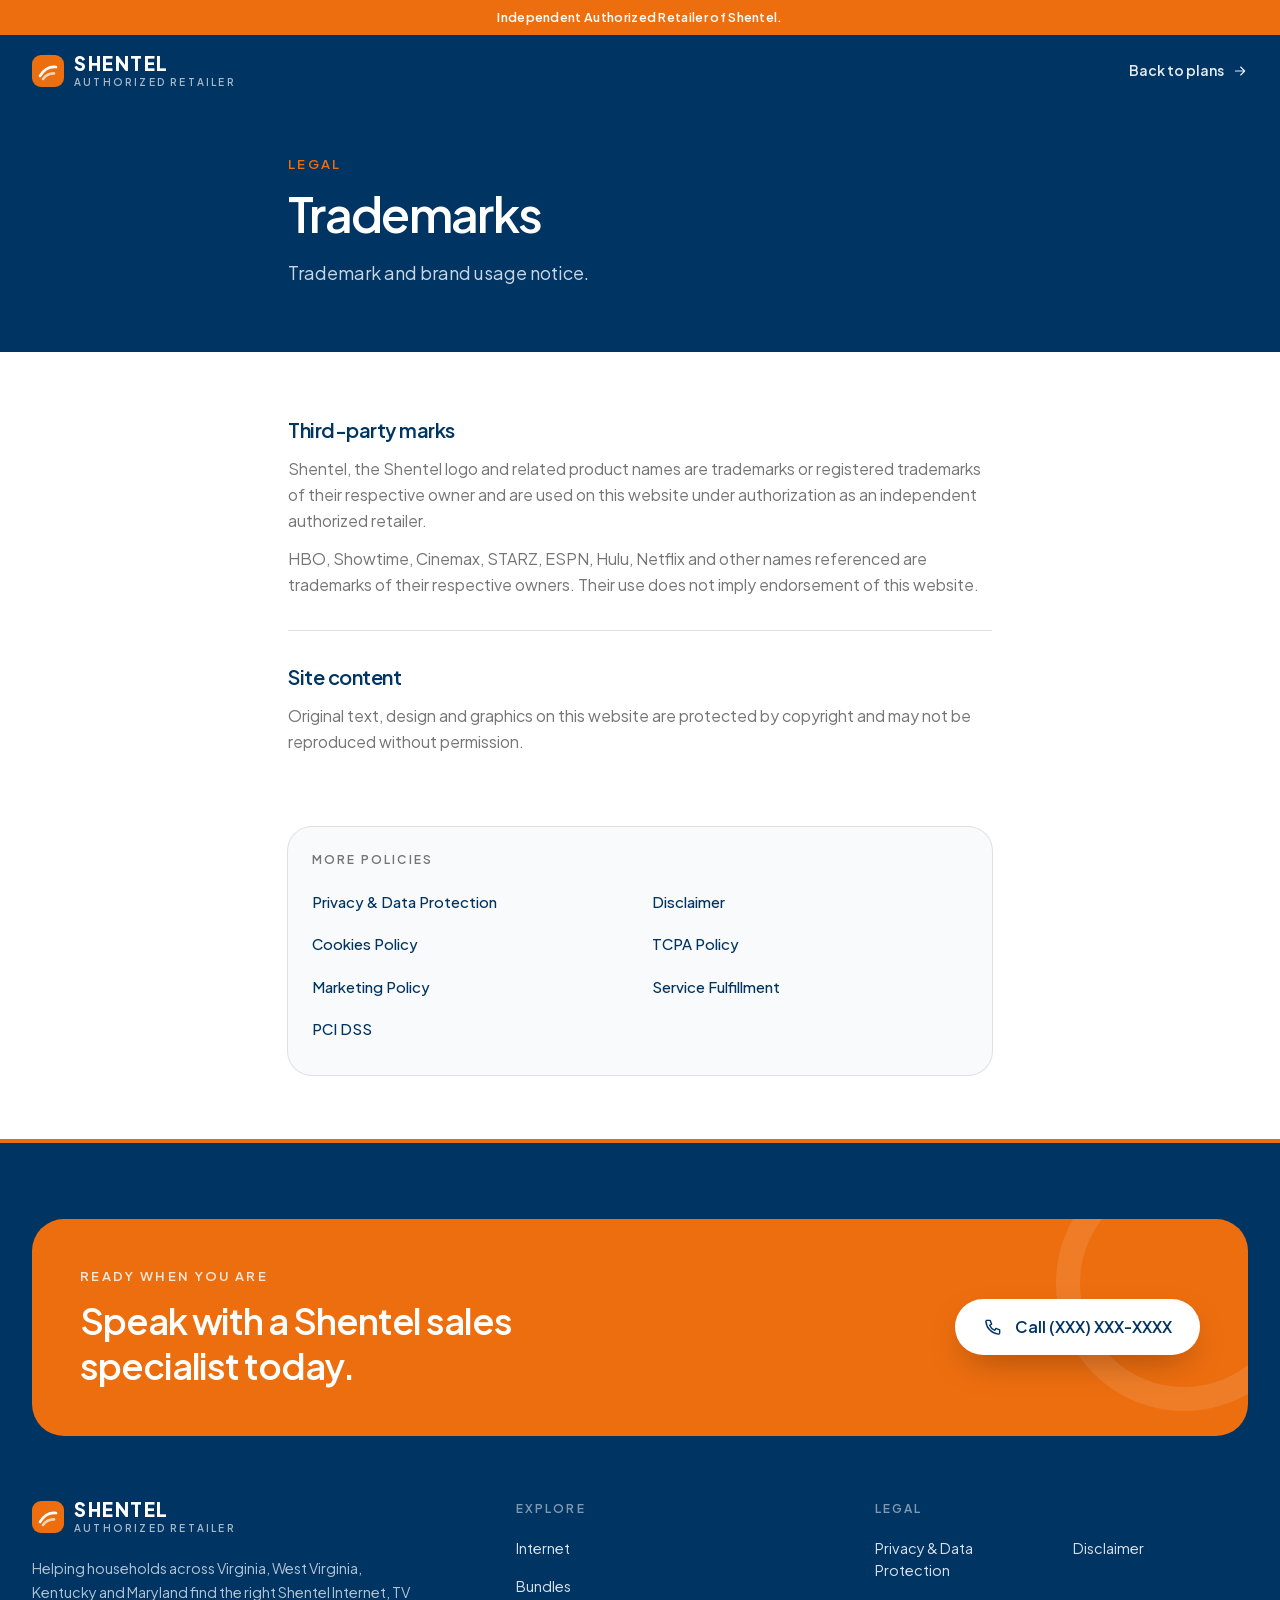
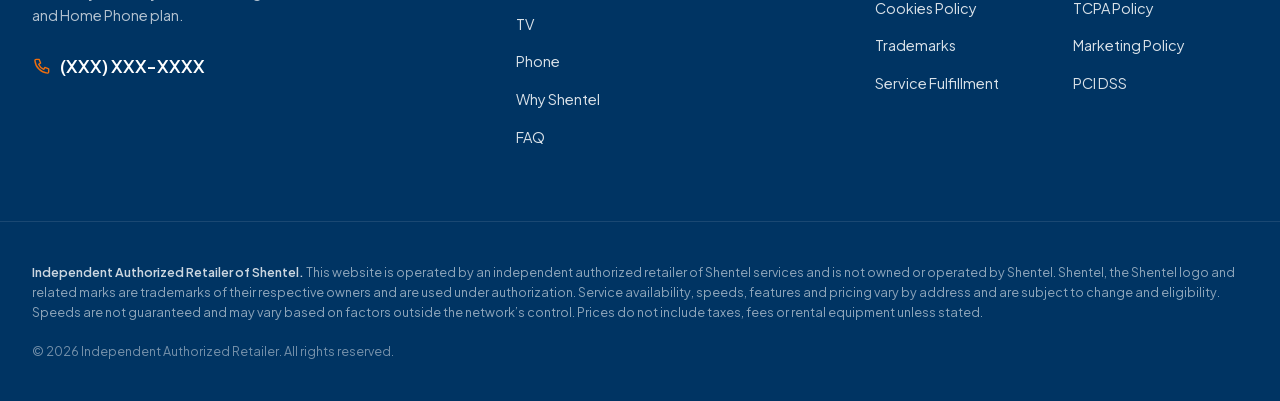
<file: legal/trademarks.html>
<!DOCTYPE html><html lang="en" class="plus_jakarta_sans_76f6c662-module__cgTQqG__variable antialiased"><head><meta charSet="utf-8"/><meta name="viewport" content="width=device-width, initial-scale=1"/><link rel="stylesheet" href="../assets/css/styles.css"/><meta name="theme-color" content="#040b18"/><title>Trademarks | Shentel Authorized Retailer</title><meta name="description" content="Compare Shentel High-Speed Internet up to 1 Gig, Shentel TV, Home Phone and bundles across Virginia, West Virginia, Kentucky and Maryland. Contract-free plans with multi-year price guarantees."/><link rel="icon" href="../favicon.ico" sizes="256x256" type="image/x-icon"/></head><body class="min-h-full"><div class="relative z-[60] bg-orange text-white"><p class="mx-auto max-w-7xl px-4 py-2 text-center text-[12.5px] font-semibold tracking-wide sm:px-6 lg:px-8">Independent Authorized Retailer of Shentel.</p></div><div class="bg-navy"><header class="mx-auto flex h-[72px] max-w-7xl items-center justify-between px-4 sm:px-6 lg:px-8"><a aria-label="Back to home" class="min-w-0 shrink py-1.5" href="../index.html"><span class="flex items-center gap-2.5"><svg viewBox="0 0 32 32" class="h-7 w-7 shrink-0 min-[380px]:h-8 min-[380px]:w-8" aria-hidden="true"><rect width="32" height="32" rx="9" fill="#ED6E0F"></rect><path d="M8 21c4.5-7.5 11-9.5 16-9" fill="none" stroke="#fff" stroke-width="2.6" stroke-linecap="round"></path><path d="M11 24c3.2-4.4 7.4-5.7 11-5.6" fill="none" stroke="#fff" stroke-width="2.6" stroke-linecap="round" opacity=".7"></path></svg><span class="flex flex-col leading-none"><span class="text-[17px] font-extrabold tracking-[0.08em] min-[380px]:text-[19px] text-white">SHENTEL</span><span class="mt-1 whitespace-nowrap text-[10px] font-semibold uppercase tracking-[0.18em] min-[380px]:tracking-[0.22em] text-white/65">Authorized Retailer</span></span></span></a><a class="inline-flex shrink-0 items-center gap-2 py-3 text-[14px] font-semibold text-white/90 hover:text-white" href="../index.html">Back to plans <svg fill="none" stroke="currentColor" stroke-width="1.7" stroke-linecap="round" stroke-linejoin="round" viewBox="0 0 24 24" aria-hidden="true" class="h-4 w-4"><path d="M5 12h14M13 6l6 6-6 6"></path></svg></a></header><div class="mx-auto max-w-3xl px-4 pb-16 pt-12 sm:px-6 lg:px-8"><p class="text-[13px] font-semibold uppercase tracking-[0.18em] text-orange">Legal</p><h1 class="mt-4 text-4xl font-semibold tracking-[-0.035em] text-white sm:text-5xl">Trademarks</h1><p class="mt-5 text-lg leading-relaxed text-white/80">Trademark and brand usage notice.</p></div></div><main class="bg-white"><article class="mx-auto max-w-3xl px-4 py-16 sm:px-6 lg:px-8"><section class="border-t border-line py-8 first:border-t-0 first:pt-0"><h2 class="text-xl font-semibold tracking-tight text-navy">Third-party marks</h2><p class="mt-3 text-[16px] leading-relaxed text-slate">Shentel, the Shentel logo and related product names are trademarks or registered trademarks of their respective owner and are used on this website under authorization as an independent authorized retailer.</p><p class="mt-3 text-[16px] leading-relaxed text-slate">HBO, Showtime, Cinemax, STARZ, ESPN, Hulu, Netflix and other names referenced are trademarks of their respective owners. Their use does not imply endorsement of this website.</p></section><section class="border-t border-line py-8 first:border-t-0 first:pt-0"><h2 class="text-xl font-semibold tracking-tight text-navy">Site content</h2><p class="mt-3 text-[16px] leading-relaxed text-slate">Original text, design and graphics on this website are protected by copyright and may not be reproduced without permission.</p></section><nav aria-label="Other legal pages" class="mt-10 rounded-3xl bg-mist p-6 ring-1 ring-line"><p class="text-[12px] font-semibold uppercase tracking-[0.18em] text-slate">More policies</p><ul class="mt-3 grid sm:grid-cols-2 sm:gap-x-6"><li><a class="block py-2.5 text-[15px] font-medium text-navy hover:text-orange" href="../legal/privacy.html">Privacy &amp; Data Protection</a></li><li><a class="block py-2.5 text-[15px] font-medium text-navy hover:text-orange" href="../legal/disclaimer.html">Disclaimer</a></li><li><a class="block py-2.5 text-[15px] font-medium text-navy hover:text-orange" href="../legal/cookies.html">Cookies Policy</a></li><li><a class="block py-2.5 text-[15px] font-medium text-navy hover:text-orange" href="../legal/tcpa.html">TCPA Policy</a></li><li><a class="block py-2.5 text-[15px] font-medium text-navy hover:text-orange" href="../legal/marketing.html">Marketing Policy</a></li><li><a class="block py-2.5 text-[15px] font-medium text-navy hover:text-orange" href="../legal/service-fulfillment.html">Service Fulfillment</a></li><li><a class="block py-2.5 text-[15px] font-medium text-navy hover:text-orange" href="../legal/pci-dss.html">PCI DSS</a></li></ul></nav></article></main><footer class="relative overflow-hidden bg-navy text-white"><div aria-hidden="true" class="absolute inset-x-0 top-0 h-1 bg-orange"></div><div class="mx-auto max-w-7xl px-4 pt-20 sm:px-6 lg:px-8"><div class="relative overflow-hidden rounded-[32px] bg-orange p-8 sm:p-12"><div aria-hidden="true" class="absolute -right-16 -top-16 h-64 w-64 rounded-full border-[24px] border-white/10"></div><div class="relative flex flex-col items-start justify-between gap-8 md:flex-row md:items-center"><div><p class="text-[13px] font-semibold uppercase tracking-[0.18em] text-white/85">Ready when you are</p><p class="mt-3 max-w-xl text-3xl font-semibold leading-tight tracking-[-0.03em] text-white sm:text-4xl">Speak with a Shentel sales specialist today.</p></div><a href="tel:+10000000000" data-magnetic="true" class="magnetic inline-flex h-14 shrink-0 items-center gap-3 rounded-full bg-white px-7 text-base font-semibold text-navy shadow-[0_14px_36px_-12px_rgba(0,0,0,0.35)] transition-colors hover:bg-mist"><svg fill="none" stroke="currentColor" stroke-width="1.7" stroke-linecap="round" stroke-linejoin="round" viewBox="0 0 24 24" aria-hidden="true" class="h-5 w-5"><path d="M5 4h3.5l1.8 4.5-2.3 1.4a11 11 0 0 0 6.1 6.1l1.4-2.3L20 15.5V19a1.5 1.5 0 0 1-1.6 1.5A16.5 16.5 0 0 1 3.5 5.6 1.5 1.5 0 0 1 5 4Z"></path></svg>Call <!-- -->(XXX) XXX-XXXX</a></div></div></div><div class="mx-auto grid max-w-7xl gap-12 px-4 py-16 sm:px-6 md:grid-cols-[1.4fr_1fr_1.2fr] lg:px-8"><div><span class="flex items-center gap-2.5"><svg viewBox="0 0 32 32" class="h-7 w-7 shrink-0 min-[380px]:h-8 min-[380px]:w-8" aria-hidden="true"><rect width="32" height="32" rx="9" fill="#ED6E0F"></rect><path d="M8 21c4.5-7.5 11-9.5 16-9" fill="none" stroke="#fff" stroke-width="2.6" stroke-linecap="round"></path><path d="M11 24c3.2-4.4 7.4-5.7 11-5.6" fill="none" stroke="#fff" stroke-width="2.6" stroke-linecap="round" opacity=".7"></path></svg><span class="flex flex-col leading-none"><span class="text-[17px] font-extrabold tracking-[0.08em] min-[380px]:text-[19px] text-white">SHENTEL</span><span class="mt-1 whitespace-nowrap text-[10px] font-semibold uppercase tracking-[0.18em] min-[380px]:tracking-[0.22em] text-white/65">Authorized Retailer</span></span></span><p class="mt-6 max-w-sm text-[14.5px] leading-relaxed text-white/70">Helping households across <!-- -->Virginia, West Virginia, Kentucky<!-- --> and <!-- -->Maryland<!-- --> find the right Shentel Internet, TV and Home Phone plan.</p><a href="tel:+10000000000" class="mt-6 inline-flex items-center gap-2 text-lg font-semibold text-white hover:text-orange"><svg fill="none" stroke="currentColor" stroke-width="1.7" stroke-linecap="round" stroke-linejoin="round" viewBox="0 0 24 24" aria-hidden="true" class="h-5 w-5 text-orange"><path d="M5 4h3.5l1.8 4.5-2.3 1.4a11 11 0 0 0 6.1 6.1l1.4-2.3L20 15.5V19a1.5 1.5 0 0 1-1.6 1.5A16.5 16.5 0 0 1 3.5 5.6 1.5 1.5 0 0 1 5 4Z"></path></svg>(XXX) XXX-XXXX</a></div><nav aria-label="Footer"><p class="text-[12px] font-semibold uppercase tracking-[0.18em] text-white/50">Explore</p><ul class="mt-3 grid text-[14.5px]"><li><a href="../index.html#internet" class="inline-block py-2 text-white/85 transition-colors hover:text-white">Internet</a></li><li><a href="../index.html#bundles" class="inline-block py-2 text-white/85 transition-colors hover:text-white">Bundles</a></li><li><a href="../index.html#tv" class="inline-block py-2 text-white/85 transition-colors hover:text-white">TV</a></li><li><a href="../index.html#phone" class="inline-block py-2 text-white/85 transition-colors hover:text-white">Phone</a></li><li><a href="../index.html#why" class="inline-block py-2 text-white/85 transition-colors hover:text-white">Why Shentel</a></li><li><a href="../index.html#faq" class="inline-block py-2 text-white/85 transition-colors hover:text-white">FAQ</a></li></ul></nav><nav aria-label="Legal"><p class="text-[12px] font-semibold uppercase tracking-[0.18em] text-white/50">Legal</p><ul class="mt-3 grid grid-cols-2 gap-x-6 text-[14.5px]"><li><a class="inline-block py-2 text-white/85 transition-colors hover:text-white" href="../legal/privacy.html">Privacy &amp; Data Protection</a></li><li><a class="inline-block py-2 text-white/85 transition-colors hover:text-white" href="../legal/disclaimer.html">Disclaimer</a></li><li><a class="inline-block py-2 text-white/85 transition-colors hover:text-white" href="../legal/cookies.html">Cookies Policy</a></li><li><a class="inline-block py-2 text-white/85 transition-colors hover:text-white" href="../legal/tcpa.html">TCPA Policy</a></li><li><a class="inline-block py-2 text-white/85 transition-colors hover:text-white" href="../legal/trademarks.html">Trademarks</a></li><li><a class="inline-block py-2 text-white/85 transition-colors hover:text-white" href="../legal/marketing.html">Marketing Policy</a></li><li><a class="inline-block py-2 text-white/85 transition-colors hover:text-white" href="../legal/service-fulfillment.html">Service Fulfillment</a></li><li><a class="inline-block py-2 text-white/85 transition-colors hover:text-white" href="../legal/pci-dss.html">PCI DSS</a></li></ul></nav></div><div class="border-t border-white/10"><div class="mx-auto max-w-7xl px-4 py-10 sm:px-6 lg:px-8"><p class="text-[12.5px] leading-relaxed text-white/55"><span class="font-semibold text-white/80">Independent Authorized Retailer of Shentel.</span> <!-- -->This website is operated by an independent authorized retailer of Shentel services and is not owned or operated by Shentel. Shentel, the Shentel logo and related marks are trademarks of their respective owners and are used under authorization. Service availability, speeds, features and pricing vary by address and are subject to change and eligibility. Speeds are not guaranteed and may vary based on factors outside the network’s control. Prices do not include taxes, fees or rental equipment unless stated.</p><p class="mt-5 text-[12.5px] text-white/45">© <!-- -->2026<!-- --> Independent Authorized Retailer. All rights reserved.</p></div></div></footer><!--$--><!--/$--><script src="../assets/js/lenis.min.js" defer></script><script src="../assets/js/main.js" defer></script></body></html>
</file>
<file: assets/css/styles.css>
@font-face{font-family:Plus Jakarta Sans;font-style:normal;font-weight:200 800;font-display:swap;src:url(../media/0b1dc8ddaa74ba49-s.0e__wj8580tc5.woff2)format("woff2");unicode-range:U+460-52F,U+1C80-1C8A,U+20B4,U+2DE0-2DFF,U+A640-A69F,U+FE2E-FE2F}@font-face{font-family:Plus Jakarta Sans;font-style:normal;font-weight:200 800;font-display:swap;src:url(../media/e629b5bc06499d58-s.10u7vx61f1ie7.woff2)format("woff2");unicode-range:U+102-103,U+110-111,U+128-129,U+168-169,U+1A0-1A1,U+1AF-1B0,U+300-301,U+303-304,U+308-309,U+323,U+329,U+1EA0-1EF9,U+20AB}@font-face{font-family:Plus Jakarta Sans;font-style:normal;font-weight:200 800;font-display:swap;src:url(../media/1a099d89ee94ee96-s.35a5cae5tspm2.woff2)format("woff2");unicode-range:U+100-2BA,U+2BD-2C5,U+2C7-2CC,U+2CE-2D7,U+2DD-2FF,U+304,U+308,U+329,U+1D00-1DBF,U+1E00-1E9F,U+1EF2-1EFF,U+2020,U+20A0-20AB,U+20AD-20C0,U+2113,U+2C60-2C7F,U+A720-A7FF}@font-face{font-family:Plus Jakarta Sans;font-style:normal;font-weight:200 800;font-display:swap;src:url(../media/fba5a26ea33df6a3-s.p.18rizl4rsrl42.woff2)format("woff2");unicode-range:U+??,U+131,U+152-153,U+2BB-2BC,U+2C6,U+2DA,U+2DC,U+304,U+308,U+329,U+2000-206F,U+20AC,U+2122,U+2191,U+2193,U+2212,U+2215,U+FEFF,U+FFFD}@font-face{font-family:Plus Jakarta Sans Fallback;src:local(Arial);ascent-override:98.88%;descent-override:21.15%;line-gap-override:0.0%;size-adjust:104.98%}.plus_jakarta_sans_76f6c662-module__cgTQqG__className{font-family:Plus Jakarta Sans,Plus Jakarta Sans Fallback;font-style:normal}.plus_jakarta_sans_76f6c662-module__cgTQqG__variable{--font-jakarta:"Plus Jakarta Sans", "Plus Jakarta Sans Fallback"}
@layer properties{@supports (((-webkit-hyphens:none)) and (not (margin-trim:inline))) or ((-moz-orient:inline) and (not (color:rgb(from red r g b)))){*,:before,:after,::backdrop{--tw-rotate-x:initial;--tw-rotate-y:initial;--tw-rotate-z:initial;--tw-skew-x:initial;--tw-skew-y:initial;--tw-scroll-snap-strictness:proximity;--tw-space-y-reverse:0;--tw-divide-y-reverse:0;--tw-border-style:solid;--tw-gradient-position:initial;--tw-gradient-from:#0000;--tw-gradient-via:#0000;--tw-gradient-to:#0000;--tw-gradient-stops:initial;--tw-gradient-via-stops:initial;--tw-gradient-from-position:0%;--tw-gradient-via-position:50%;--tw-gradient-to-position:100%;--tw-leading:initial;--tw-font-weight:initial;--tw-tracking:initial;--tw-ordinal:initial;--tw-slashed-zero:initial;--tw-numeric-figure:initial;--tw-numeric-spacing:initial;--tw-numeric-fraction:initial;--tw-shadow:0 0 #0000;--tw-shadow-color:initial;--tw-shadow-alpha:100%;--tw-inset-shadow:0 0 #0000;--tw-inset-shadow-color:initial;--tw-inset-shadow-alpha:100%;--tw-ring-color:initial;--tw-ring-shadow:0 0 #0000;--tw-inset-ring-color:initial;--tw-inset-ring-shadow:0 0 #0000;--tw-ring-inset:initial;--tw-ring-offset-width:0px;--tw-ring-offset-color:#fff;--tw-ring-offset-shadow:0 0 #0000;--tw-outline-style:solid;--tw-blur:initial;--tw-brightness:initial;--tw-contrast:initial;--tw-grayscale:initial;--tw-hue-rotate:initial;--tw-invert:initial;--tw-opacity:initial;--tw-saturate:initial;--tw-sepia:initial;--tw-drop-shadow:initial;--tw-drop-shadow-color:initial;--tw-drop-shadow-alpha:100%;--tw-drop-shadow-size:initial;--tw-backdrop-blur:initial;--tw-backdrop-brightness:initial;--tw-backdrop-contrast:initial;--tw-backdrop-grayscale:initial;--tw-backdrop-hue-rotate:initial;--tw-backdrop-invert:initial;--tw-backdrop-opacity:initial;--tw-backdrop-saturate:initial;--tw-backdrop-sepia:initial;--tw-duration:initial}}}@layer theme{:root,:host{--font-sans:var(--font-jakarta), ui-sans-serif, system-ui, sans-serif;--font-mono:ui-monospace, SFMono-Regular, Menlo, Monaco, Consolas, "Liberation Mono", "Courier New", monospace;--color-orange-600:#dc5e05;--color-white:#fff;--spacing:.25rem;--container-sm:24rem;--container-md:28rem;--container-lg:32rem;--container-xl:36rem;--container-2xl:42rem;--container-3xl:48rem;--container-7xl:80rem;--text-base:1rem;--text-base--line-height:calc(1.5 / 1);--text-lg:1.125rem;--text-lg--line-height:calc(1.75 / 1.125);--text-xl:1.25rem;--text-xl--line-height:calc(1.75 / 1.25);--text-2xl:1.5rem;--text-2xl--line-height:calc(2 / 1.5);--text-3xl:1.875rem;--text-3xl--line-height:calc(2.25 / 1.875);--text-4xl:2.25rem;--text-4xl--line-height:calc(2.5 / 2.25);--text-5xl:3rem;--text-5xl--line-height:1;--font-weight-medium:500;--font-weight-semibold:600;--font-weight-bold:700;--font-weight-extrabold:800;--tracking-tight:-.025em;--tracking-wide:.025em;--tracking-wider:.05em;--leading-tight:1.25;--leading-snug:1.375;--leading-relaxed:1.625;--radius-xl:.75rem;--radius-2xl:1rem;--radius-3xl:1.5rem;--blur-md:12px;--default-transition-duration:.15s;--default-transition-timing-function:cubic-bezier(.4, 0, .2, 1);--default-font-family:var(--font-sans);--default-mono-font-family:var(--font-mono);--color-navy:#003463;--color-orange:#ed6e0f;--color-ice:#deeefd;--color-mist:#f9fafb;--color-line:#e0e0e0;--color-amber:#fbad18;--color-ink:#0a0a0a;--color-slate:#757575;--animate-marquee:marquee 38s linear infinite}}@layer base{*,:after,:before,::backdrop{box-sizing:border-box;border:0 solid;margin:0;padding:0}::file-selector-button{box-sizing:border-box;border:0 solid;margin:0;padding:0}html,:host{-webkit-text-size-adjust:100%;tab-size:4;line-height:1.5;font-family:var(--default-font-family,-apple-system, BlinkMacSystemFont, "Segoe UI", Roboto, "Helvetica Neue", "Noto Sans", Arial, sans-serif, "Apple Color Emoji", "Segoe UI Emoji", "Segoe UI Symbol", "Noto Color Emoji");font-feature-settings:var(--default-font-feature-settings,normal);font-variation-settings:var(--default-font-variation-settings,normal);-webkit-tap-highlight-color:transparent}hr{height:0;color:inherit;border-top-width:1px}abbr:where([title]){-webkit-text-decoration:underline dotted;text-decoration:underline dotted}h1,h2,h3,h4,h5,h6{font-size:inherit;font-weight:inherit}a{color:inherit;-webkit-text-decoration:inherit;-webkit-text-decoration:inherit;-webkit-text-decoration:inherit;-webkit-text-decoration:inherit;text-decoration:inherit}b,strong{font-weight:bolder}code,kbd,samp,pre{font-family:var(--default-mono-font-family,ui-monospace, SFMono-Regular, Menlo, Monaco, Consolas, "Liberation Mono", "Courier New", monospace);font-feature-settings:var(--default-mono-font-feature-settings,normal);font-variation-settings:var(--default-mono-font-variation-settings,normal);font-size:1em}small{font-size:80%}sub,sup{vertical-align:baseline;font-size:75%;line-height:0;position:relative}sub{bottom:-.25em}sup{top:-.5em}table{text-indent:0;border-color:inherit;border-collapse:collapse}:-moz-focusring:where(:not(iframe)){outline:auto}progress{vertical-align:baseline}summary{display:list-item}ol,ul,menu{list-style:none}img,svg,video,canvas,audio,iframe,embed,object{vertical-align:middle;display:block}img,video{max-width:100%;height:auto}button,input,select,optgroup,textarea{font:inherit;font-feature-settings:inherit;font-variation-settings:inherit;letter-spacing:inherit;color:inherit;opacity:1;background-color:#0000;border-radius:0}::file-selector-button{font:inherit;font-feature-settings:inherit;font-variation-settings:inherit;letter-spacing:inherit;color:inherit;opacity:1;background-color:#0000;border-radius:0}:where(select:is([multiple],[size])) optgroup{font-weight:bolder}:where(select:is([multiple],[size])) optgroup option{padding-inline-start:20px}::file-selector-button{margin-inline-end:4px}::placeholder{opacity:1}@supports (not ((-webkit-appearance:-apple-pay-button))) or (contain-intrinsic-size:1px){::placeholder{color:currentColor}@supports (color:color-mix(in lab, red, red)){::placeholder{color:color-mix(in oklab, currentcolor 50%, transparent)}}}textarea{resize:vertical}::-webkit-search-decoration{-webkit-appearance:none}::-webkit-date-and-time-value{min-height:1lh;text-align:inherit}::-webkit-datetime-edit{display:inline-flex}::-webkit-datetime-edit-fields-wrapper{padding:0}::-webkit-datetime-edit{padding-block:0}::-webkit-datetime-edit-year-field{padding-block:0}::-webkit-datetime-edit-month-field{padding-block:0}::-webkit-datetime-edit-day-field{padding-block:0}::-webkit-datetime-edit-hour-field{padding-block:0}::-webkit-datetime-edit-minute-field{padding-block:0}::-webkit-datetime-edit-second-field{padding-block:0}::-webkit-datetime-edit-millisecond-field{padding-block:0}::-webkit-datetime-edit-meridiem-field{padding-block:0}::-webkit-calendar-picker-indicator{line-height:1}:-moz-ui-invalid{box-shadow:none}button,input:where([type=button],[type=reset],[type=submit]){appearance:button}::file-selector-button{appearance:button}::-webkit-inner-spin-button{height:auto}::-webkit-outer-spin-button{height:auto}[hidden]:where(:not([hidden=until-found])){display:none!important}}@layer components;@layer utilities{.pointer-events-none{pointer-events:none}.collapse{visibility:collapse}.visible{visibility:visible}.sr-only{clip-path:inset(50%);white-space:nowrap;border-width:0;width:1px;height:1px;margin:-1px;padding:0;position:absolute;overflow:hidden}.absolute{position:absolute}.fixed{position:fixed}.relative{position:relative}.static{position:static}.sticky{position:sticky}.inset-0{inset:0}.inset-x-0{inset-inline:0}.inset-x-4{inset-inline:calc(var(--spacing) * 4)}.-inset-y-\[8\%\]{inset-block:-8%}.inset-y-0{inset-block:0}.-top-6{top:calc(var(--spacing) * -6)}.-top-16{top:calc(var(--spacing) * -16)}.top-0{top:0}.top-1\.5{top:calc(var(--spacing) * 1.5)}.top-3{top:calc(var(--spacing) * 3)}.top-8{top:calc(var(--spacing) * 8)}.top-\[42\%\]{top:42%}.-right-2{right:calc(var(--spacing) * -2)}.-right-5{right:calc(var(--spacing) * -5)}.-right-16{right:calc(var(--spacing) * -16)}.right-0{right:0}.-bottom-0\.5{bottom:calc(var(--spacing) * -.5)}.-bottom-5{bottom:calc(var(--spacing) * -5)}.-bottom-6{bottom:calc(var(--spacing) * -6)}.-left-4{left:calc(var(--spacing) * -4)}.-left-6{left:calc(var(--spacing) * -6)}.left-0{left:0}.left-4{left:calc(var(--spacing) * 4)}.isolate{isolation:isolate}.-z-10{z-index:calc(10 * -1)}.z-10{z-index:10}.z-50{z-index:50}.z-\[60\]{z-index:60}.-mx-4{margin-inline:calc(var(--spacing) * -4)}.mx-2{margin-inline:calc(var(--spacing) * 2)}.mx-4{margin-inline:calc(var(--spacing) * 4)}.mx-auto{margin-inline:auto}.-mt-10{margin-top:calc(var(--spacing) * -10)}.mt-0\.5{margin-top:calc(var(--spacing) * .5)}.mt-1{margin-top:var(--spacing)}.mt-1\.5{margin-top:calc(var(--spacing) * 1.5)}.mt-2{margin-top:calc(var(--spacing) * 2)}.mt-3{margin-top:calc(var(--spacing) * 3)}.mt-4{margin-top:calc(var(--spacing) * 4)}.mt-5{margin-top:calc(var(--spacing) * 5)}.mt-6{margin-top:calc(var(--spacing) * 6)}.mt-7{margin-top:calc(var(--spacing) * 7)}.mt-8{margin-top:calc(var(--spacing) * 8)}.mt-10{margin-top:calc(var(--spacing) * 10)}.mt-12{margin-top:calc(var(--spacing) * 12)}.mt-14{margin-top:calc(var(--spacing) * 14)}.mt-20{margin-top:calc(var(--spacing) * 20)}.mt-\[0\.5rem\]{margin-top:.5rem}.mt-\[0\.45rem\]{margin-top:.45rem}.mt-auto{margin-top:auto}.mr-0\.5{margin-right:calc(var(--spacing) * .5)}.mb-4{margin-bottom:calc(var(--spacing) * 4)}.mb-5{margin-bottom:calc(var(--spacing) * 5)}.ml-0\.5{margin-left:calc(var(--spacing) * .5)}.ml-1{margin-left:var(--spacing)}.ml-2\.5{margin-left:calc(var(--spacing) * 2.5)}.block{display:block}.flex{display:flex}.grid{display:grid}.hidden{display:none}.inline{display:inline}.inline-block{display:inline-block}.inline-flex{display:inline-flex}.table{display:table}.aspect-\[4\/3\]{aspect-ratio:4/3}.aspect-\[5\/6\]{aspect-ratio:5/6}.h-0\.5{height:calc(var(--spacing) * .5)}.h-1{height:var(--spacing)}.h-2{height:calc(var(--spacing) * 2)}.h-3{height:calc(var(--spacing) * 3)}.h-4{height:calc(var(--spacing) * 4)}.h-5{height:calc(var(--spacing) * 5)}.h-6{height:calc(var(--spacing) * 6)}.h-7{height:calc(var(--spacing) * 7)}.h-10{height:calc(var(--spacing) * 10)}.h-11{height:calc(var(--spacing) * 11)}.h-12{height:calc(var(--spacing) * 12)}.h-14{height:calc(var(--spacing) * 14)}.h-28{height:calc(var(--spacing) * 28)}.h-64{height:calc(var(--spacing) * 64)}.h-\[18px\]{height:18px}.h-\[72px\]{height:72px}.h-\[78\%\]{height:78%}.h-\[132px\]{height:132px}.h-full{height:100%}.h-px{height:1px}.min-h-0{min-height:0}.min-h-6{min-height:calc(var(--spacing) * 6)}.min-h-\[26px\]{min-height:26px}.min-h-\[280px\]{min-height:280px}.min-h-full{min-height:100%}.w-1{width:var(--spacing)}.w-2{width:calc(var(--spacing) * 2)}.w-4{width:calc(var(--spacing) * 4)}.w-5{width:calc(var(--spacing) * 5)}.w-6{width:calc(var(--spacing) * 6)}.w-7{width:calc(var(--spacing) * 7)}.w-8{width:calc(var(--spacing) * 8)}.w-10{width:calc(var(--spacing) * 10)}.w-11{width:calc(var(--spacing) * 11)}.w-12{width:calc(var(--spacing) * 12)}.w-24{width:calc(var(--spacing) * 24)}.w-28{width:calc(var(--spacing) * 28)}.w-64{width:calc(var(--spacing) * 64)}.w-\[4px\]{width:4px}.w-\[18\%\]{width:18%}.w-\[18px\]{width:18px}.w-\[82\%\]{width:82%}.w-\[84\%\]{width:84%}.w-\[132px\]{width:132px}.w-full{width:100%}.w-max{width:max-content}.max-w-2xl{max-width:var(--container-2xl)}.max-w-3xl{max-width:var(--container-3xl)}.max-w-7xl{max-width:var(--container-7xl)}.max-w-\[360px\]{max-width:360px}.max-w-\[540px\]{max-width:540px}.max-w-\[1440px\]{max-width:1440px}.max-w-lg{max-width:var(--container-lg)}.max-w-md{max-width:var(--container-md)}.max-w-sm{max-width:var(--container-sm)}.max-w-xl{max-width:var(--container-xl)}.min-w-0{min-width:0}.flex-1{flex:1}.shrink{flex-shrink:1}.shrink-0{flex-shrink:0}.border-collapse{border-collapse:collapse}.-rotate-45{rotate:-45deg}.rotate-45{rotate:45deg}.transform{transform:var(--tw-rotate-x,) var(--tw-rotate-y,) var(--tw-rotate-z,) var(--tw-skew-x,) var(--tw-skew-y,)}.animate-marquee{animation:var(--animate-marquee)}.resize{resize:both}.snap-x{scroll-snap-type:x var(--tw-scroll-snap-strictness)}.snap-mandatory{--tw-scroll-snap-strictness:mandatory}.snap-start{scroll-snap-align:start}.scroll-px-4{scroll-padding-inline:calc(var(--spacing) * 4)}.\[scrollbar-width\:none\]{scrollbar-width:none}.grid-cols-2{grid-template-columns:repeat(2,minmax(0,1fr))}.grid-cols-\[7\.5rem_1fr\]{grid-template-columns:7.5rem 1fr}.grid-cols-\[minmax\(0\,1fr\)\]{grid-template-columns:minmax(0,1fr)}.grid-rows-\[0fr\]{grid-template-rows:0fr}.grid-rows-\[1fr\]{grid-template-rows:1fr}.flex-col{flex-direction:column}.flex-wrap{flex-wrap:wrap}.place-items-center{place-items:center}.items-baseline{align-items:baseline}.items-center{align-items:center}.items-end{align-items:flex-end}.items-start{align-items:flex-start}.justify-between{justify-content:space-between}.justify-center{justify-content:center}.justify-end{justify-content:flex-end}.gap-1{gap:var(--spacing)}.gap-1\.5{gap:calc(var(--spacing) * 1.5)}.gap-2{gap:calc(var(--spacing) * 2)}.gap-2\.5{gap:calc(var(--spacing) * 2.5)}.gap-3{gap:calc(var(--spacing) * 3)}.gap-3\.5{gap:calc(var(--spacing) * 3.5)}.gap-4{gap:calc(var(--spacing) * 4)}.gap-5{gap:calc(var(--spacing) * 5)}.gap-6{gap:calc(var(--spacing) * 6)}.gap-8{gap:calc(var(--spacing) * 8)}.gap-10{gap:calc(var(--spacing) * 10)}.gap-12{gap:calc(var(--spacing) * 12)}.gap-14{gap:calc(var(--spacing) * 14)}.gap-\[3px\]{gap:3px}:where(.space-y-1\.5>:not(:last-child)){--tw-space-y-reverse:0;margin-block-start:calc(calc(var(--spacing) * 1.5) * var(--tw-space-y-reverse));margin-block-end:calc(calc(var(--spacing) * 1.5) * calc(1 - var(--tw-space-y-reverse)))}:where(.space-y-3>:not(:last-child)){--tw-space-y-reverse:0;margin-block-start:calc(calc(var(--spacing) * 3) * var(--tw-space-y-reverse));margin-block-end:calc(calc(var(--spacing) * 3) * calc(1 - var(--tw-space-y-reverse)))}.gap-x-6{column-gap:calc(var(--spacing) * 6)}.gap-x-8{column-gap:calc(var(--spacing) * 8)}.gap-y-2{row-gap:calc(var(--spacing) * 2)}.gap-y-5{row-gap:calc(var(--spacing) * 5)}:where(.divide-y>:not(:last-child)){--tw-divide-y-reverse:0;border-bottom-style:var(--tw-border-style);border-top-style:var(--tw-border-style);border-top-width:calc(1px * var(--tw-divide-y-reverse));border-bottom-width:calc(1px * calc(1 - var(--tw-divide-y-reverse)))}:where(.divide-line>:not(:last-child)){border-color:var(--color-line)}.overflow-hidden{overflow:hidden}.overflow-x-auto{overflow-x:auto}.rounded{border-radius:.25rem}.rounded-2xl{border-radius:var(--radius-2xl)}.rounded-3xl{border-radius:var(--radius-3xl)}.rounded-\[28px\]{border-radius:28px}.rounded-\[32px\]{border-radius:32px}.rounded-\[36px\]{border-radius:36px}.rounded-full{border-radius:3.40282e38px}.rounded-xl{border-radius:var(--radius-xl)}.border{border-style:var(--tw-border-style);border-width:1px}.border-2{border-style:var(--tw-border-style);border-width:2px}.border-\[14px\]{border-style:var(--tw-border-style);border-width:14px}.border-\[24px\]{border-style:var(--tw-border-style);border-width:24px}.border-y{border-block-style:var(--tw-border-style);border-block-width:1px}.border-t{border-top-style:var(--tw-border-style);border-top-width:1px}.border-l{border-left-style:var(--tw-border-style);border-left-width:1px}.border-line{border-color:var(--color-line)}.border-orange{border-color:var(--color-orange)}.border-white\/10{border-color:#ffffff1a}@supports (color:color-mix(in lab, red, red)){.border-white\/10{border-color:color-mix(in oklab, var(--color-white) 10%, transparent)}}.border-white\/15{border-color:#ffffff26}@supports (color:color-mix(in lab, red, red)){.border-white\/15{border-color:color-mix(in oklab, var(--color-white) 15%, transparent)}}.border-white\/20{border-color:#fff3}@supports (color:color-mix(in lab, red, red)){.border-white\/20{border-color:color-mix(in oklab, var(--color-white) 20%, transparent)}}.border-white\/40{border-color:#fff6}@supports (color:color-mix(in lab, red, red)){.border-white\/40{border-color:color-mix(in oklab, var(--color-white) 40%, transparent)}}.bg-current{background-color:currentColor}.bg-ice{background-color:var(--color-ice)}.bg-mist{background-color:var(--color-mist)}.bg-navy{background-color:var(--color-navy)}.bg-orange{background-color:var(--color-orange)}.bg-transparent{background-color:#0000}.bg-white{background-color:var(--color-white)}.bg-white\/10{background-color:#ffffff1a}@supports (color:color-mix(in lab, red, red)){.bg-white\/10{background-color:color-mix(in oklab, var(--color-white) 10%, transparent)}}.bg-white\/90{background-color:#ffffffe6}@supports (color:color-mix(in lab, red, red)){.bg-white\/90{background-color:color-mix(in oklab, var(--color-white) 90%, transparent)}}.bg-gradient-to-l{--tw-gradient-position:to left in oklab;background-image:linear-gradient(var(--tw-gradient-stops))}.bg-gradient-to-r{--tw-gradient-position:to right in oklab;background-image:linear-gradient(var(--tw-gradient-stops))}.\[background-image\:radial-gradient\(rgba\(255\,255\,255\,0\.7\)_1px\,transparent_1px\)\]{background-image:radial-gradient(#ffffffb3 1px,#0000 1px)}.bg-\[linear-gradient\(0deg\,rgba\(0\,52\,99\,0\.95\)_0\%\,rgba\(0\,52\,99\,0\.75\)_50\%\,rgba\(0\,52\,99\,0\.1\)_100\%\)\]{background-image:linear-gradient(#0034631a 0%,#003463bf 50%,#003463f2 100%)}.bg-\[linear-gradient\(90deg\,rgba\(255\,255\,255\,0\.94\)_0\%\,rgba\(255\,255\,255\,0\.82\)_32\%\,rgba\(255\,255\,255\,0\)_58\%\)\]{background-image:linear-gradient(90deg,#fffffff0 0%,#ffffffd1 32%,#fff0 58%)}.from-ice{--tw-gradient-from:var(--color-ice);--tw-gradient-stops:var(--tw-gradient-via-stops,var(--tw-gradient-position), var(--tw-gradient-from) var(--tw-gradient-from-position), var(--tw-gradient-to) var(--tw-gradient-to-position))}.to-transparent{--tw-gradient-to:transparent;--tw-gradient-stops:var(--tw-gradient-via-stops,var(--tw-gradient-position), var(--tw-gradient-from) var(--tw-gradient-from-position), var(--tw-gradient-to) var(--tw-gradient-to-position))}.\[mask-image\:radial-gradient\(70\%_70\%_at_30\%_40\%\,\#000\,transparent\)\]{-webkit-mask-image:radial-gradient(70% 70% at 30% 40%,#000,#0000);mask-image:radial-gradient(70% 70% at 30% 40%,#000,#0000)}.\[background-size\:26px_26px\]{background-size:26px 26px}.fill-orange{fill:var(--color-orange)}.object-cover{object-fit:cover}.p-1\.5{padding:calc(var(--spacing) * 1.5)}.p-3{padding:calc(var(--spacing) * 3)}.p-5{padding:calc(var(--spacing) * 5)}.p-6{padding:calc(var(--spacing) * 6)}.p-7{padding:calc(var(--spacing) * 7)}.p-8{padding:calc(var(--spacing) * 8)}.px-3{padding-inline:calc(var(--spacing) * 3)}.px-4{padding-inline:calc(var(--spacing) * 4)}.px-5{padding-inline:calc(var(--spacing) * 5)}.px-6{padding-inline:calc(var(--spacing) * 6)}.px-7{padding-inline:calc(var(--spacing) * 7)}.py-1{padding-block:var(--spacing)}.py-1\.5{padding-block:calc(var(--spacing) * 1.5)}.py-2{padding-block:calc(var(--spacing) * 2)}.py-2\.5{padding-block:calc(var(--spacing) * 2.5)}.py-3{padding-block:calc(var(--spacing) * 3)}.py-5{padding-block:calc(var(--spacing) * 5)}.py-6{padding-block:calc(var(--spacing) * 6)}.py-8{padding-block:calc(var(--spacing) * 8)}.py-10{padding-block:calc(var(--spacing) * 10)}.py-14{padding-block:calc(var(--spacing) * 14)}.py-16{padding-block:calc(var(--spacing) * 16)}.py-20{padding-block:calc(var(--spacing) * 20)}.py-24{padding-block:calc(var(--spacing) * 24)}.pt-2{padding-top:calc(var(--spacing) * 2)}.pt-3{padding-top:calc(var(--spacing) * 3)}.pt-6{padding-top:calc(var(--spacing) * 6)}.pt-8{padding-top:calc(var(--spacing) * 8)}.pt-12{padding-top:calc(var(--spacing) * 12)}.pt-20{padding-top:calc(var(--spacing) * 20)}.pr-4{padding-right:calc(var(--spacing) * 4)}.pr-14{padding-right:calc(var(--spacing) * 14)}.pb-2{padding-bottom:calc(var(--spacing) * 2)}.pb-2\.5{padding-bottom:calc(var(--spacing) * 2.5)}.pb-4{padding-bottom:calc(var(--spacing) * 4)}.pb-6{padding-bottom:calc(var(--spacing) * 6)}.pb-7{padding-bottom:calc(var(--spacing) * 7)}.pb-16{padding-bottom:calc(var(--spacing) * 16)}.pl-3{padding-left:calc(var(--spacing) * 3)}.pl-5{padding-left:calc(var(--spacing) * 5)}.text-center{text-align:center}.text-left{text-align:left}.align-top{vertical-align:top}.text-2xl{font-size:var(--text-2xl);line-height:var(--tw-leading,var(--text-2xl--line-height))}.text-3xl{font-size:var(--text-3xl);line-height:var(--tw-leading,var(--text-3xl--line-height))}.text-4xl{font-size:var(--text-4xl);line-height:var(--tw-leading,var(--text-4xl--line-height))}.text-base{font-size:var(--text-base);line-height:var(--tw-leading,var(--text-base--line-height))}.text-lg{font-size:var(--text-lg);line-height:var(--tw-leading,var(--text-lg--line-height))}.text-xl{font-size:var(--text-xl);line-height:var(--tw-leading,var(--text-xl--line-height))}.text-\[1\.2rem\]{font-size:1.2rem}.text-\[1\.05rem\]{font-size:1.05rem}.text-\[1\.8rem\]{font-size:1.8rem}.text-\[1\.9rem\]{font-size:1.9rem}.text-\[1\.35rem\]{font-size:1.35rem}.text-\[1\.45rem\]{font-size:1.45rem}.text-\[1\.55rem\]{font-size:1.55rem}.text-\[2\.1rem\]{font-size:2.1rem}.text-\[2\.6rem\]{font-size:2.6rem}.text-\[2\.15rem\]{font-size:2.15rem}.text-\[2\.75rem\]{font-size:2.75rem}.text-\[2rem\]{font-size:2rem}.text-\[3\.4rem\]{font-size:3.4rem}.text-\[3\.6rem\]{font-size:3.6rem}.text-\[9px\]{font-size:9px}.text-\[10px\]{font-size:10px}.text-\[11\.5px\]{font-size:11.5px}.text-\[11px\]{font-size:11px}.text-\[12\.5px\]{font-size:12.5px}.text-\[12px\]{font-size:12px}.text-\[13\.5px\]{font-size:13.5px}.text-\[13px\]{font-size:13px}.text-\[14\.5px\]{font-size:14.5px}.text-\[14px\]{font-size:14px}.text-\[15\.5px\]{font-size:15.5px}.text-\[15px\]{font-size:15px}.text-\[16px\]{font-size:16px}.text-\[17px\]{font-size:17px}.leading-8{--tw-leading:calc(var(--spacing) * 8);line-height:calc(var(--spacing) * 8)}.leading-\[1\.1\]{--tw-leading:1.1;line-height:1.1}.leading-\[1\.02\]{--tw-leading:1.02;line-height:1.02}.leading-\[1\.04\]{--tw-leading:1.04;line-height:1.04}.leading-none{--tw-leading:1;line-height:1}.leading-relaxed{--tw-leading:var(--leading-relaxed);line-height:var(--leading-relaxed)}.leading-snug{--tw-leading:var(--leading-snug);line-height:var(--leading-snug)}.leading-tight{--tw-leading:var(--leading-tight);line-height:var(--leading-tight)}.font-bold{--tw-font-weight:var(--font-weight-bold);font-weight:var(--font-weight-bold)}.font-extrabold{--tw-font-weight:var(--font-weight-extrabold);font-weight:var(--font-weight-extrabold)}.font-medium{--tw-font-weight:var(--font-weight-medium);font-weight:var(--font-weight-medium)}.font-semibold{--tw-font-weight:var(--font-weight-semibold);font-weight:var(--font-weight-semibold)}.tracking-\[-0\.02em\]{--tw-tracking:-.02em;letter-spacing:-.02em}.tracking-\[-0\.03em\]{--tw-tracking:-.03em;letter-spacing:-.03em}.tracking-\[-0\.04em\]{--tw-tracking:-.04em;letter-spacing:-.04em}.tracking-\[-0\.05em\]{--tw-tracking:-.05em;letter-spacing:-.05em}.tracking-\[-0\.035em\]{--tw-tracking:-.035em;letter-spacing:-.035em}.tracking-\[-0\.045em\]{--tw-tracking:-.045em;letter-spacing:-.045em}.tracking-\[0\.08em\]{--tw-tracking:.08em;letter-spacing:.08em}.tracking-\[0\.12em\]{--tw-tracking:.12em;letter-spacing:.12em}.tracking-\[0\.14em\]{--tw-tracking:.14em;letter-spacing:.14em}.tracking-\[0\.16em\]{--tw-tracking:.16em;letter-spacing:.16em}.tracking-\[0\.18em\]{--tw-tracking:.18em;letter-spacing:.18em}.tracking-tight{--tw-tracking:var(--tracking-tight);letter-spacing:var(--tracking-tight)}.tracking-wide{--tw-tracking:var(--tracking-wide);letter-spacing:var(--tracking-wide)}.tracking-wider{--tw-tracking:var(--tracking-wider);letter-spacing:var(--tracking-wider)}.whitespace-nowrap{white-space:nowrap}.text-amber{color:var(--color-amber)}.text-ink{color:var(--color-ink)}.text-ink\/80{color:#0a0a0acc}@supports (color:color-mix(in lab, red, red)){.text-ink\/80{color:color-mix(in oklab, var(--color-ink) 80%, transparent)}}.text-navy{color:var(--color-navy)}.text-navy\/60{color:#00346399}@supports (color:color-mix(in lab, red, red)){.text-navy\/60{color:color-mix(in oklab, var(--color-navy) 60%, transparent)}}.text-navy\/75{color:#003463bf}@supports (color:color-mix(in lab, red, red)){.text-navy\/75{color:color-mix(in oklab, var(--color-navy) 75%, transparent)}}.text-navy\/85{color:#003463d9}@supports (color:color-mix(in lab, red, red)){.text-navy\/85{color:color-mix(in oklab, var(--color-navy) 85%, transparent)}}.text-orange{color:var(--color-orange)}.text-slate{color:var(--color-slate)}.text-white{color:var(--color-white)}.text-white\/45{color:#ffffff73}@supports (color:color-mix(in lab, red, red)){.text-white\/45{color:color-mix(in oklab, var(--color-white) 45%, transparent)}}.text-white\/50{color:#ffffff80}@supports (color:color-mix(in lab, red, red)){.text-white\/50{color:color-mix(in oklab, var(--color-white) 50%, transparent)}}.text-white\/55{color:#ffffff8c}@supports (color:color-mix(in lab, red, red)){.text-white\/55{color:color-mix(in oklab, var(--color-white) 55%, transparent)}}.text-white\/60{color:#fff9}@supports (color:color-mix(in lab, red, red)){.text-white\/60{color:color-mix(in oklab, var(--color-white) 60%, transparent)}}.text-white\/65{color:#ffffffa6}@supports (color:color-mix(in lab, red, red)){.text-white\/65{color:color-mix(in oklab, var(--color-white) 65%, transparent)}}.text-white\/70{color:#ffffffb3}@supports (color:color-mix(in lab, red, red)){.text-white\/70{color:color-mix(in oklab, var(--color-white) 70%, transparent)}}.text-white\/75{color:#ffffffbf}@supports (color:color-mix(in lab, red, red)){.text-white\/75{color:color-mix(in oklab, var(--color-white) 75%, transparent)}}.text-white\/80{color:#fffc}@supports (color:color-mix(in lab, red, red)){.text-white\/80{color:color-mix(in oklab, var(--color-white) 80%, transparent)}}.text-white\/85{color:#ffffffd9}@supports (color:color-mix(in lab, red, red)){.text-white\/85{color:color-mix(in oklab, var(--color-white) 85%, transparent)}}.text-white\/90{color:#ffffffe6}@supports (color:color-mix(in lab, red, red)){.text-white\/90{color:color-mix(in oklab, var(--color-white) 90%, transparent)}}.uppercase{text-transform:uppercase}.tabular-nums{--tw-numeric-spacing:tabular-nums;font-variant-numeric:var(--tw-ordinal,) var(--tw-slashed-zero,) var(--tw-numeric-figure,) var(--tw-numeric-spacing,) var(--tw-numeric-fraction,)}.antialiased{-webkit-font-smoothing:antialiased;-moz-osx-font-smoothing:grayscale}.opacity-80{opacity:.8}.opacity-\[0\.18\]{opacity:.18}.shadow{--tw-shadow:0 1px 3px 0 var(--tw-shadow-color,#0000001a), 0 1px 2px -1px var(--tw-shadow-color,#0000001a);box-shadow:var(--tw-inset-shadow), var(--tw-inset-ring-shadow), var(--tw-ring-offset-shadow), var(--tw-ring-shadow), var(--tw-shadow)}.shadow-\[0_8px_30px_-12px_rgba\(0\,52\,99\,0\.25\)\]{--tw-shadow:0 8px 30px -12px var(--tw-shadow-color,#00346340);box-shadow:var(--tw-inset-shadow), var(--tw-inset-ring-shadow), var(--tw-ring-offset-shadow), var(--tw-ring-shadow), var(--tw-shadow)}.shadow-\[0_10px_28px_-10px_rgba\(237\,110\,15\,0\.8\)\]{--tw-shadow:0 10px 28px -10px var(--tw-shadow-color,#ed6e0fcc);box-shadow:var(--tw-inset-shadow), var(--tw-inset-ring-shadow), var(--tw-ring-offset-shadow), var(--tw-ring-shadow), var(--tw-shadow)}.shadow-\[0_12px_30px_-14px_rgba\(0\,52\,99\,0\.6\)\]{--tw-shadow:0 12px 30px -14px var(--tw-shadow-color,#00346399);box-shadow:var(--tw-inset-shadow), var(--tw-inset-ring-shadow), var(--tw-ring-offset-shadow), var(--tw-ring-shadow), var(--tw-shadow)}.shadow-\[0_12px_30px_-14px_rgba\(0\,52\,99\,0\.45\)\]{--tw-shadow:0 12px 30px -14px var(--tw-shadow-color,#00346373);box-shadow:var(--tw-inset-shadow), var(--tw-inset-ring-shadow), var(--tw-ring-offset-shadow), var(--tw-ring-shadow), var(--tw-shadow)}.shadow-\[0_12px_32px_-10px_rgba\(237\,110\,15\,0\.75\)\]{--tw-shadow:0 12px 32px -10px var(--tw-shadow-color,#ed6e0fbf);box-shadow:var(--tw-inset-shadow), var(--tw-inset-ring-shadow), var(--tw-ring-offset-shadow), var(--tw-ring-shadow), var(--tw-shadow)}.shadow-\[0_14px_36px_-12px_rgba\(0\,0\,0\,0\.35\)\]{--tw-shadow:0 14px 36px -12px var(--tw-shadow-color,#00000059);box-shadow:var(--tw-inset-shadow), var(--tw-inset-ring-shadow), var(--tw-ring-offset-shadow), var(--tw-ring-shadow), var(--tw-shadow)}.shadow-\[0_20px_40px_-16px_rgba\(0\,0\,0\,0\.45\)\]{--tw-shadow:0 20px 40px -16px var(--tw-shadow-color,#00000073);box-shadow:var(--tw-inset-shadow), var(--tw-inset-ring-shadow), var(--tw-ring-offset-shadow), var(--tw-ring-shadow), var(--tw-shadow)}.shadow-\[0_20px_40px_-20px_rgba\(0\,0\,0\,0\.35\)\]{--tw-shadow:0 20px 40px -20px var(--tw-shadow-color,#00000059);box-shadow:var(--tw-inset-shadow), var(--tw-inset-ring-shadow), var(--tw-ring-offset-shadow), var(--tw-ring-shadow), var(--tw-shadow)}.shadow-\[0_24px_50px_-18px_rgba\(0\,0\,0\,0\.55\)\]{--tw-shadow:0 24px 50px -18px var(--tw-shadow-color,#0000008c);box-shadow:var(--tw-inset-shadow), var(--tw-inset-ring-shadow), var(--tw-ring-offset-shadow), var(--tw-ring-shadow), var(--tw-shadow)}.shadow-\[0_30px_60px_-36px_rgba\(0\,52\,99\,0\.35\)\]{--tw-shadow:0 30px 60px -36px var(--tw-shadow-color,#00346359);box-shadow:var(--tw-inset-shadow), var(--tw-inset-ring-shadow), var(--tw-ring-offset-shadow), var(--tw-ring-shadow), var(--tw-shadow)}.shadow-\[0_40px_80px_-30px_rgba\(0\,52\,99\,0\.55\)\]{--tw-shadow:0 40px 80px -30px var(--tw-shadow-color,#0034638c);box-shadow:var(--tw-inset-shadow), var(--tw-inset-ring-shadow), var(--tw-ring-offset-shadow), var(--tw-ring-shadow), var(--tw-shadow)}.shadow-\[0_40px_80px_-40px_rgba\(0\,52\,99\,0\.5\)\]{--tw-shadow:0 40px 80px -40px var(--tw-shadow-color,#00346380);box-shadow:var(--tw-inset-shadow), var(--tw-inset-ring-shadow), var(--tw-ring-offset-shadow), var(--tw-ring-shadow), var(--tw-shadow)}.shadow-\[0_40px_80px_-40px_rgba\(0\,52\,99\,0\.45\)\]{--tw-shadow:0 40px 80px -40px var(--tw-shadow-color,#00346373);box-shadow:var(--tw-inset-shadow), var(--tw-inset-ring-shadow), var(--tw-ring-offset-shadow), var(--tw-ring-shadow), var(--tw-shadow)}.shadow-\[0_50px_100px_-40px_rgba\(0\,0\,0\,0\.6\)\]{--tw-shadow:0 50px 100px -40px var(--tw-shadow-color,#0009);box-shadow:var(--tw-inset-shadow), var(--tw-inset-ring-shadow), var(--tw-ring-offset-shadow), var(--tw-ring-shadow), var(--tw-shadow)}.shadow\/active{--tw-shadow:0 1px 3px 0 var(--tw-shadow-color,#0000001a), 0 1px 2px -1px var(--tw-shadow-color,#0000001a);box-shadow:var(--tw-inset-shadow), var(--tw-inset-ring-shadow), var(--tw-ring-offset-shadow), var(--tw-ring-shadow), var(--tw-shadow)}.ring-1{--tw-ring-shadow:var(--tw-ring-inset,) 0 0 0 calc(1px + var(--tw-ring-offset-width)) var(--tw-ring-color,currentcolor);box-shadow:var(--tw-inset-shadow), var(--tw-inset-ring-shadow), var(--tw-ring-offset-shadow), var(--tw-ring-shadow), var(--tw-shadow)}.ring-2{--tw-ring-shadow:var(--tw-ring-inset,) 0 0 0 calc(2px + var(--tw-ring-offset-width)) var(--tw-ring-color,currentcolor);box-shadow:var(--tw-inset-shadow), var(--tw-inset-ring-shadow), var(--tw-ring-offset-shadow), var(--tw-ring-shadow), var(--tw-shadow)}.ring-4{--tw-ring-shadow:var(--tw-ring-inset,) 0 0 0 calc(4px + var(--tw-ring-offset-width)) var(--tw-ring-color,currentcolor);box-shadow:var(--tw-inset-shadow), var(--tw-inset-ring-shadow), var(--tw-ring-offset-shadow), var(--tw-ring-shadow), var(--tw-shadow)}.ring-line{--tw-ring-color:var(--color-line)}.ring-orange{--tw-ring-color:var(--color-orange)}.ring-white{--tw-ring-color:var(--color-white)}.ring-white\/20{--tw-ring-color:#fff3}@supports (color:color-mix(in lab, red, red)){.ring-white\/20{--tw-ring-color:color-mix(in oklab, var(--color-white) 20%, transparent)}}.ring-white\/30{--tw-ring-color:#ffffff4d}@supports (color:color-mix(in lab, red, red)){.ring-white\/30{--tw-ring-color:color-mix(in oklab, var(--color-white) 30%, transparent)}}.outline{outline-style:var(--tw-outline-style);outline-width:1px}.blur{--tw-blur:blur(8px);filter:var(--tw-blur,) var(--tw-brightness,) var(--tw-contrast,) var(--tw-grayscale,) var(--tw-hue-rotate,) var(--tw-invert,) var(--tw-saturate,) var(--tw-sepia,) var(--tw-drop-shadow,)}.backdrop-blur-md{--tw-backdrop-blur:blur(var(--blur-md));-webkit-backdrop-filter:var(--tw-backdrop-blur,) var(--tw-backdrop-brightness,) var(--tw-backdrop-contrast,) var(--tw-backdrop-grayscale,) var(--tw-backdrop-hue-rotate,) var(--tw-backdrop-invert,) var(--tw-backdrop-opacity,) var(--tw-backdrop-saturate,) var(--tw-backdrop-sepia,);backdrop-filter:var(--tw-backdrop-blur,) var(--tw-backdrop-brightness,) var(--tw-backdrop-contrast,) var(--tw-backdrop-grayscale,) var(--tw-backdrop-hue-rotate,) var(--tw-backdrop-invert,) var(--tw-backdrop-opacity,) var(--tw-backdrop-saturate,) var(--tw-backdrop-sepia,)}.transition-\[grid-template-rows\]{transition-property:grid-template-rows;transition-timing-function:var(--tw-ease,var(--default-transition-timing-function));transition-duration:var(--tw-duration,var(--default-transition-duration))}.transition-all{transition-property:all;transition-timing-function:var(--tw-ease,var(--default-transition-timing-function));transition-duration:var(--tw-duration,var(--default-transition-duration))}.transition-colors{transition-property:color,background-color,border-color,outline-color,text-decoration-color,fill,stroke,--tw-gradient-from,--tw-gradient-via,--tw-gradient-to;transition-timing-function:var(--tw-ease,var(--default-transition-timing-function));transition-duration:var(--tw-duration,var(--default-transition-duration))}.transition-transform{transition-property:transform,translate,scale,rotate;transition-timing-function:var(--tw-ease,var(--default-transition-timing-function));transition-duration:var(--tw-duration,var(--default-transition-duration))}.duration-500{--tw-duration:.5s;transition-duration:.5s}@media (hover:hover){.group-hover\:-rotate-12:is(:where(.group):hover *){rotate:-12deg}.group-hover\:bg-orange:is(:where(.group):hover *){background-color:var(--color-orange)}.group-hover\:text-white:is(:where(.group):hover *){color:var(--color-white)}.group-hover\:ring-navy\/40:is(:where(.group):hover *){--tw-ring-color:#00346366}@supports (color:color-mix(in lab, red, red)){.group-hover\:ring-navy\/40:is(:where(.group):hover *){--tw-ring-color:color-mix(in oklab, var(--color-navy) 40%, transparent)}}}.placeholder\:text-slate::placeholder{color:var(--color-slate)}.first\:border-t-0:first-child{border-top-style:var(--tw-border-style);border-top-width:0}.first\:pt-0:first-child{padding-top:0}@media (hover:hover){.hover\:border-orange:hover{border-color:var(--color-orange)}.hover\:bg-\[\#043658\]:hover{background-color:#043658}.hover\:bg-ice:hover{background-color:var(--color-ice)}.hover\:bg-mist:hover{background-color:var(--color-mist)}.hover\:bg-orange:hover{background-color:var(--color-orange)}.hover\:bg-orange-600:hover{background-color:var(--color-orange-600)}.hover\:text-orange:hover{color:var(--color-orange)}.hover\:text-white:hover{color:var(--color-white)}.hover\:\[animation-play-state\:paused\]:hover{animation-play-state:paused}}.focus\:not-sr-only:focus{clip-path:none;white-space:normal;width:auto;height:auto;margin:0;padding:0;position:static;overflow:visible}.focus\:fixed:focus{position:fixed}.focus\:top-4:focus{top:calc(var(--spacing) * 4)}.focus\:left-4:focus{left:calc(var(--spacing) * 4)}.focus\:z-\[100\]:focus{z-index:100}.focus\:rounded-full:focus{border-radius:3.40282e38px}.focus\:bg-white:focus{background-color:var(--color-white)}.focus\:px-4:focus{padding-inline:calc(var(--spacing) * 4)}.focus\:py-2:focus{padding-block:calc(var(--spacing) * 2)}.focus\:text-navy:focus{color:var(--color-navy)}.focus\:outline-none:focus{--tw-outline-style:none;outline-style:none}@media (min-width:380px){.min-\[380px\]\:inline{display:inline}.min-\[380px\]\:h-8{height:calc(var(--spacing) * 8)}.min-\[380px\]\:w-8{width:calc(var(--spacing) * 8)}.min-\[380px\]\:w-auto{width:auto}.min-\[380px\]\:px-4{padding-inline:calc(var(--spacing) * 4)}.min-\[380px\]\:text-\[2\.6rem\]{font-size:2.6rem}.min-\[380px\]\:text-\[19px\]{font-size:19px}.min-\[380px\]\:tracking-\[0\.22em\]{--tw-tracking:.22em;letter-spacing:.22em}}@media (min-width:40rem){.sm\:-right-7{right:calc(var(--spacing) * -7)}.sm\:-right-8{right:calc(var(--spacing) * -8)}.sm\:-bottom-7{bottom:calc(var(--spacing) * -7)}.sm\:-left-12{left:calc(var(--spacing) * -12)}.sm\:left-8{left:calc(var(--spacing) * 8)}.sm\:mx-8{margin-inline:calc(var(--spacing) * 8)}.sm\:-mt-20{margin-top:calc(var(--spacing) * -20)}.sm\:hidden{display:none}.sm\:inline{display:inline}.sm\:aspect-\[21\/9\]{aspect-ratio:21/9}.sm\:h-\[156px\]{height:156px}.sm\:w-\[156px\]{width:156px}.sm\:grid-cols-2{grid-template-columns:repeat(2,minmax(0,1fr))}.sm\:flex-row{flex-direction:row}.sm\:items-center{align-items:center}.sm\:justify-center{justify-content:center}.sm\:gap-6{gap:calc(var(--spacing) * 6)}.sm\:gap-x-6{column-gap:calc(var(--spacing) * 6)}.sm\:rounded-\[40px\]{border-radius:40px}.sm\:bg-\[linear-gradient\(90deg\,rgba\(0\,52\,99\,0\.92\)_0\%\,rgba\(0\,52\,99\,0\.6\)_45\%\,rgba\(0\,52\,99\,0\)_75\%\)\]{background-image:linear-gradient(90deg,#003463eb 0%,#00346399 45%,#00346300 75%)}.sm\:p-8{padding:calc(var(--spacing) * 8)}.sm\:p-10{padding:calc(var(--spacing) * 10)}.sm\:p-12{padding:calc(var(--spacing) * 12)}.sm\:px-5{padding-inline:calc(var(--spacing) * 5)}.sm\:px-6{padding-inline:calc(var(--spacing) * 6)}.sm\:px-10{padding-inline:calc(var(--spacing) * 10)}.sm\:pt-5{padding-top:calc(var(--spacing) * 5)}.sm\:pb-24{padding-bottom:calc(var(--spacing) * 24)}.sm\:text-4xl{font-size:var(--text-4xl);line-height:var(--tw-leading,var(--text-4xl--line-height))}.sm\:text-5xl{font-size:var(--text-5xl);line-height:var(--tw-leading,var(--text-5xl--line-height))}.sm\:text-lg{font-size:var(--text-lg);line-height:var(--tw-leading,var(--text-lg--line-height))}.sm\:text-\[2\.2rem\]{font-size:2.2rem}.sm\:text-\[2\.3rem\]{font-size:2.3rem}.sm\:text-\[2\.4rem\]{font-size:2.4rem}.sm\:text-\[2\.5rem\]{font-size:2.5rem}.sm\:text-\[2\.75rem\]{font-size:2.75rem}.sm\:text-\[3\.6rem\]{font-size:3.6rem}.sm\:text-\[3\.25rem\]{font-size:3.25rem}.sm\:text-\[16px\]{font-size:16px}}@media (min-width:48rem){.md\:mx-0{margin-inline:0}.md\:mt-14{margin-top:calc(var(--spacing) * 14)}.md\:block{display:block}.md\:grid{display:grid}.md\:hidden{display:none}.md\:min-h-full{min-height:100%}.md\:w-auto{width:auto}.md\:max-w-none{max-width:none}.md\:snap-none{scroll-snap-type:none}.md\:grid-cols-2{grid-template-columns:repeat(2,minmax(0,1fr))}.md\:grid-cols-\[1\.1fr_1fr\]{grid-template-columns:1.1fr 1fr}.md\:grid-cols-\[1\.4fr_1fr_1\.2fr\]{grid-template-columns:1.4fr 1fr 1.2fr}.md\:grid-cols-\[230px_1fr\]{grid-template-columns:230px 1fr}.md\:flex-row{flex-direction:row}.md\:items-center{align-items:center}.md\:items-start{align-items:flex-start}.md\:gap-6{gap:calc(var(--spacing) * 6)}.md\:gap-8{gap:calc(var(--spacing) * 8)}.md\:overflow-visible{overflow:visible}.md\:px-0{padding-inline:0}.md\:py-20{padding-block:calc(var(--spacing) * 20)}.md\:py-28{padding-block:calc(var(--spacing) * 28)}.md\:py-32{padding-block:calc(var(--spacing) * 32)}.md\:pt-0{padding-top:0}.md\:pt-1\.5{padding-top:calc(var(--spacing) * 1.5)}.md\:pb-0{padding-bottom:0}}@media (min-width:64rem){.lg\:col-span-2{grid-column:span 2/span 2}.lg\:col-span-4{grid-column:span 4/span 4}.lg\:row-span-2{grid-row:span 2/span 2}.lg\:mr-0{margin-right:0}.lg\:block{display:block}.lg\:flex{display:flex}.lg\:hidden{display:none}.lg\:max-w-\[46\%\]{max-width:46%}.lg\:grid-cols-3{grid-template-columns:repeat(3,minmax(0,1fr))}.lg\:grid-cols-4{grid-template-columns:repeat(4,minmax(0,1fr))}.lg\:grid-cols-6{grid-template-columns:repeat(6,minmax(0,1fr))}.lg\:grid-cols-\[0\.9fr_1\.4fr\]{grid-template-columns:.9fr 1.4fr}.lg\:grid-cols-\[1\.2fr_1fr\]{grid-template-columns:1.2fr 1fr}.lg\:grid-cols-\[1fr_1\.05fr\]{grid-template-columns:1fr 1.05fr}.lg\:grid-cols-\[minmax\(0\,1\.08fr\)_minmax\(0\,1fr\)\]{grid-template-columns:minmax(0,1.08fr) minmax(0,1fr)}.lg\:gap-10{gap:calc(var(--spacing) * 10)}.lg\:gap-16{gap:calc(var(--spacing) * 16)}.lg\:border-t-0{border-top-style:var(--tw-border-style);border-top-width:0}.lg\:border-l{border-left-style:var(--tw-border-style);border-left-width:1px}.lg\:px-8{padding-inline:calc(var(--spacing) * 8)}.lg\:px-14{padding-inline:calc(var(--spacing) * 14)}.lg\:py-24{padding-block:calc(var(--spacing) * 24)}.lg\:text-\[2\.9rem\]{font-size:2.9rem}.lg\:text-\[3\.1rem\]{font-size:3.1rem}.lg\:text-\[4\.2rem\]{font-size:4.2rem}}@media (min-width:80rem){.xl\:grid-cols-4{grid-template-columns:repeat(4,minmax(0,1fr))}}.\[\&\:\:-webkit-scrollbar\]\:hidden::-webkit-scrollbar{display:none}@media (min-width:48rem){@media not all and (min-width:64rem){.md\:max-lg\:\[\&\>\*\:nth-child\(3\)\]\:col-span-2>:nth-child(3){grid-column:span 2/span 2}.md\:max-lg\:\[\&\>\*\:nth-child\(3\)\]\:mx-auto>:nth-child(3){margin-inline:auto}.md\:max-lg\:\[\&\>\*\:nth-child\(3\)\]\:w-\[calc\(50\%-12px\)\]>:nth-child(3){width:calc(50% - 12px)}}}}@keyframes marquee{to{transform:translate(-50%)}}html{scroll-behavior:auto;-webkit-text-size-adjust:100%}html.lenis,html.lenis body{height:auto}.lenis.lenis-smooth [data-lenis-prevent]{overscroll-behavior:contain}body{color:var(--color-ink);font-family:var(--font-sans);text-rendering:optimizelegibility;background:#fff}::selection{background:var(--color-orange);color:#fff}:focus-visible{outline:2px solid var(--color-orange);outline-offset:3px;border-radius:6px}.glass{background:#ffffff1a;border:1px solid #ffffff38}.aurora{pointer-events:none;position:absolute;inset:0;overflow:hidden}.aurora>span{aspect-ratio:1;will-change:transform;border-radius:9999px;width:max(65%,560px);position:absolute}.aurora>span:first-child{animation:24s ease-in-out infinite alternate aurora-1;top:-30%;left:-18%}.aurora>span:nth-child(2){animation:30s ease-in-out infinite alternate aurora-2;top:0;right:-28%}.aurora>span:nth-child(3){animation:27s ease-in-out infinite alternate aurora-3;bottom:-35%;left:22%}@keyframes aurora-1{to{transform:translate(28%,18%)scale(1.12)}}@keyframes aurora-2{to{transform:translate(-24%,22%)scale(.9)}}@keyframes aurora-3{to{transform:translate(-20%,-20%)scale(1.15)}}.float-y{animation:6s ease-in-out infinite float-y}.float-y-slow{animation:8s ease-in-out -3s infinite float-y}@keyframes float-y{0%,to{transform:translate(0)}50%{transform:translateY(-12px)}}.spin-slow{animation:22s linear infinite spin}@keyframes spin{to{transform:rotate(360deg)}}.shimmer-text{color:#0000;background:linear-gradient(100deg,#ed6e0f 0%,#fbad18 30%,#fff 50%,#fbad18 70%,#ed6e0f 100%) 0 0/250% 100%;-webkit-background-clip:text;background-clip:text;animation:6s ease-in-out infinite shimmer}@keyframes shimmer{0%,to{background-position:100% 0}50%{background-position:0 0}}.live-dot{position:relative}.live-dot:after{content:"";border-radius:inherit;background:inherit;animation:1.8s cubic-bezier(0,0,.2,1) infinite live-ping;position:absolute;inset:0}@keyframes live-ping{75%,to{opacity:0;transform:scale(2.6)}}.signal-bar{transform-origin:bottom;animation:1.6s ease-in-out infinite signal}@keyframes signal{0%,to{transform:scaleY(.45)}50%{transform:scaleY(1)}}.reveal-word{vertical-align:top;margin-bottom:-.1em;padding-bottom:.1em;display:inline-block;overflow:hidden}.reveal-word>span{transition:transform .9s cubic-bezier(.19,1,.22,1);transition-delay:calc(var(--i) * 55ms);display:inline-block;transform:translateY(110%)}[data-inview=true] .reveal-word>span{transform:translateY(0)}.reveal{opacity:0;transition:opacity .8s,transform .9s cubic-bezier(.19,1,.22,1);transition-delay:calc(var(--i,0) * 80ms);transform:translateY(28px)}[data-inview=true] .reveal,.reveal[data-inview=true]{opacity:1;transform:none}.wipe{clip-path:inset(8% 3% 0% round 48px);transition:clip-path 1.2s cubic-bezier(.19,1,.22,1)}.wipe[data-inview=true]{clip-path:inset(0%)}.tilt{transform-style:preserve-3d;transform:perspective(1100px) rotateX(var(--rx,0deg)) rotateY(var(--ry,0deg));will-change:transform;transition:transform .5s cubic-bezier(.19,1,.22,1),box-shadow .5s}.tilt-glare{background:radial-gradient(420px circle at var(--gx,50%) var(--gy,50%), #ffffff2e, transparent 45%);opacity:0;transition:opacity .4s}.tilt:hover .tilt-glare{opacity:1}.magnetic{will-change:transform;transition:transform .45s cubic-bezier(.19,1,.22,1),background-color .3s}.accordion-panel{grid-template-rows:0fr;transition:grid-template-rows .5s cubic-bezier(.19,1,.22,1);display:grid}.accordion-panel[data-open=true]{grid-template-rows:1fr}@media (prefers-reduced-motion:reduce){*,:before,:after{transition-duration:.01ms!important;transition-delay:0s!important;animation-duration:.01ms!important;animation-iteration-count:1!important}.reveal,.reveal-word>span{opacity:1;transform:none}.wipe{clip-path:none}.shimmer-text{background-position:0 0}}@property --tw-rotate-x{syntax:"*";inherits:false}@property --tw-rotate-y{syntax:"*";inherits:false}@property --tw-rotate-z{syntax:"*";inherits:false}@property --tw-skew-x{syntax:"*";inherits:false}@property --tw-skew-y{syntax:"*";inherits:false}@property --tw-scroll-snap-strictness{syntax:"*";inherits:false;initial-value:proximity}@property --tw-space-y-reverse{syntax:"*";inherits:false;initial-value:0}@property --tw-divide-y-reverse{syntax:"*";inherits:false;initial-value:0}@property --tw-border-style{syntax:"*";inherits:false;initial-value:solid}@property --tw-gradient-position{syntax:"*";inherits:false}@property --tw-gradient-from{syntax:"<color>";inherits:false;initial-value:#0000}@property --tw-gradient-via{syntax:"<color>";inherits:false;initial-value:#0000}@property --tw-gradient-to{syntax:"<color>";inherits:false;initial-value:#0000}@property --tw-gradient-stops{syntax:"*";inherits:false}@property --tw-gradient-via-stops{syntax:"*";inherits:false}@property --tw-gradient-from-position{syntax:"<length-percentage>";inherits:false;initial-value:0%}@property --tw-gradient-via-position{syntax:"<length-percentage>";inherits:false;initial-value:50%}@property --tw-gradient-to-position{syntax:"<length-percentage>";inherits:false;initial-value:100%}@property --tw-leading{syntax:"*";inherits:false}@property --tw-font-weight{syntax:"*";inherits:false}@property --tw-tracking{syntax:"*";inherits:false}@property --tw-ordinal{syntax:"*";inherits:false}@property --tw-slashed-zero{syntax:"*";inherits:false}@property --tw-numeric-figure{syntax:"*";inherits:false}@property --tw-numeric-spacing{syntax:"*";inherits:false}@property --tw-numeric-fraction{syntax:"*";inherits:false}@property --tw-shadow{syntax:"*";inherits:false;initial-value:0 0 #0000}@property --tw-shadow-color{syntax:"*";inherits:false}@property --tw-shadow-alpha{syntax:"<percentage>";inherits:false;initial-value:100%}@property --tw-inset-shadow{syntax:"*";inherits:false;initial-value:0 0 #0000}@property --tw-inset-shadow-color{syntax:"*";inherits:false}@property --tw-inset-shadow-alpha{syntax:"<percentage>";inherits:false;initial-value:100%}@property --tw-ring-color{syntax:"*";inherits:false}@property --tw-ring-shadow{syntax:"*";inherits:false;initial-value:0 0 #0000}@property --tw-inset-ring-color{syntax:"*";inherits:false}@property --tw-inset-ring-shadow{syntax:"*";inherits:false;initial-value:0 0 #0000}@property --tw-ring-inset{syntax:"*";inherits:false}@property --tw-ring-offset-width{syntax:"<length>";inherits:false;initial-value:0}@property --tw-ring-offset-color{syntax:"*";inherits:false;initial-value:#fff}@property --tw-ring-offset-shadow{syntax:"*";inherits:false;initial-value:0 0 #0000}@property --tw-outline-style{syntax:"*";inherits:false;initial-value:solid}@property --tw-blur{syntax:"*";inherits:false}@property --tw-brightness{syntax:"*";inherits:false}@property --tw-contrast{syntax:"*";inherits:false}@property --tw-grayscale{syntax:"*";inherits:false}@property --tw-hue-rotate{syntax:"*";inherits:false}@property --tw-invert{syntax:"*";inherits:false}@property --tw-opacity{syntax:"*";inherits:false}@property --tw-saturate{syntax:"*";inherits:false}@property --tw-sepia{syntax:"*";inherits:false}@property --tw-drop-shadow{syntax:"*";inherits:false}@property --tw-drop-shadow-color{syntax:"*";inherits:false}@property --tw-drop-shadow-alpha{syntax:"<percentage>";inherits:false;initial-value:100%}@property --tw-drop-shadow-size{syntax:"*";inherits:false}@property --tw-backdrop-blur{syntax:"*";inherits:false}@property --tw-backdrop-brightness{syntax:"*";inherits:false}@property --tw-backdrop-contrast{syntax:"*";inherits:false}@property --tw-backdrop-grayscale{syntax:"*";inherits:false}@property --tw-backdrop-hue-rotate{syntax:"*";inherits:false}@property --tw-backdrop-invert{syntax:"*";inherits:false}@property --tw-backdrop-opacity{syntax:"*";inherits:false}@property --tw-backdrop-saturate{syntax:"*";inherits:false}@property --tw-backdrop-sepia{syntax:"*";inherits:false}@property --tw-duration{syntax:"*";inherits:false}
</file>
